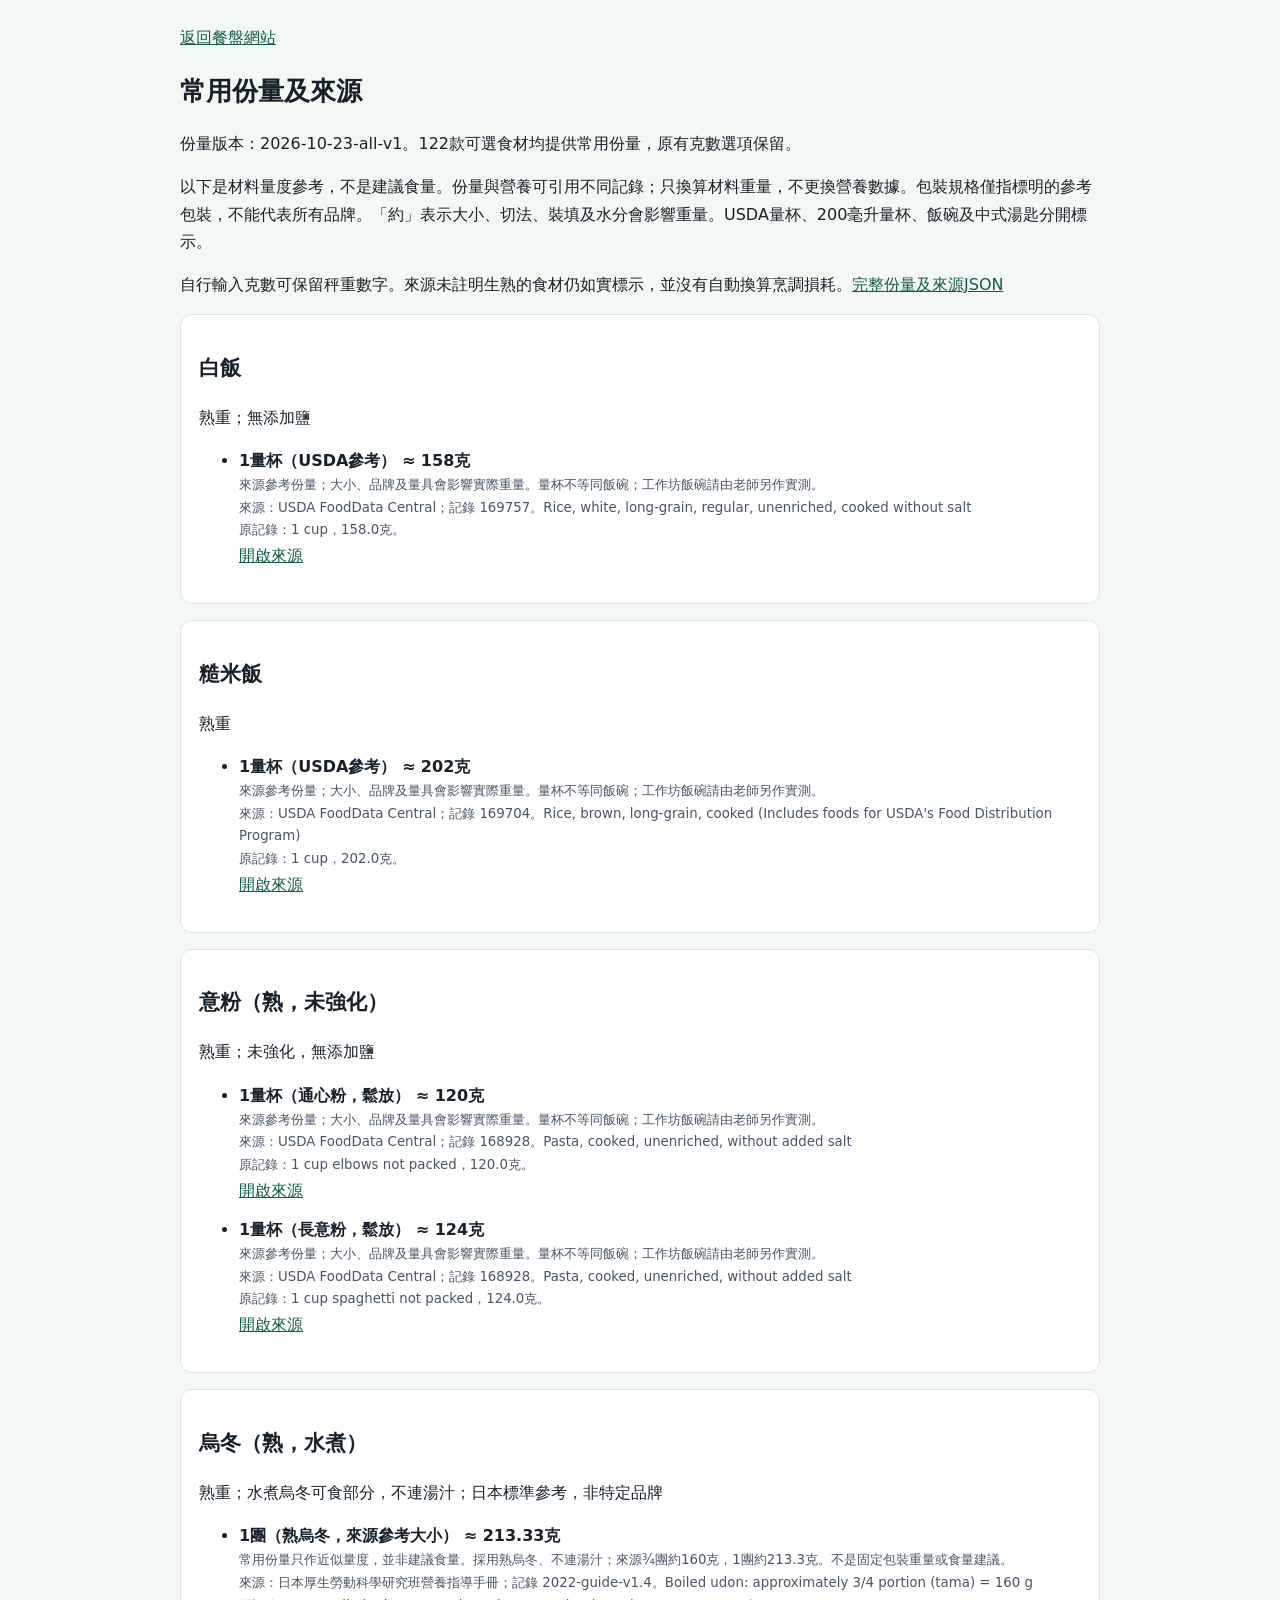
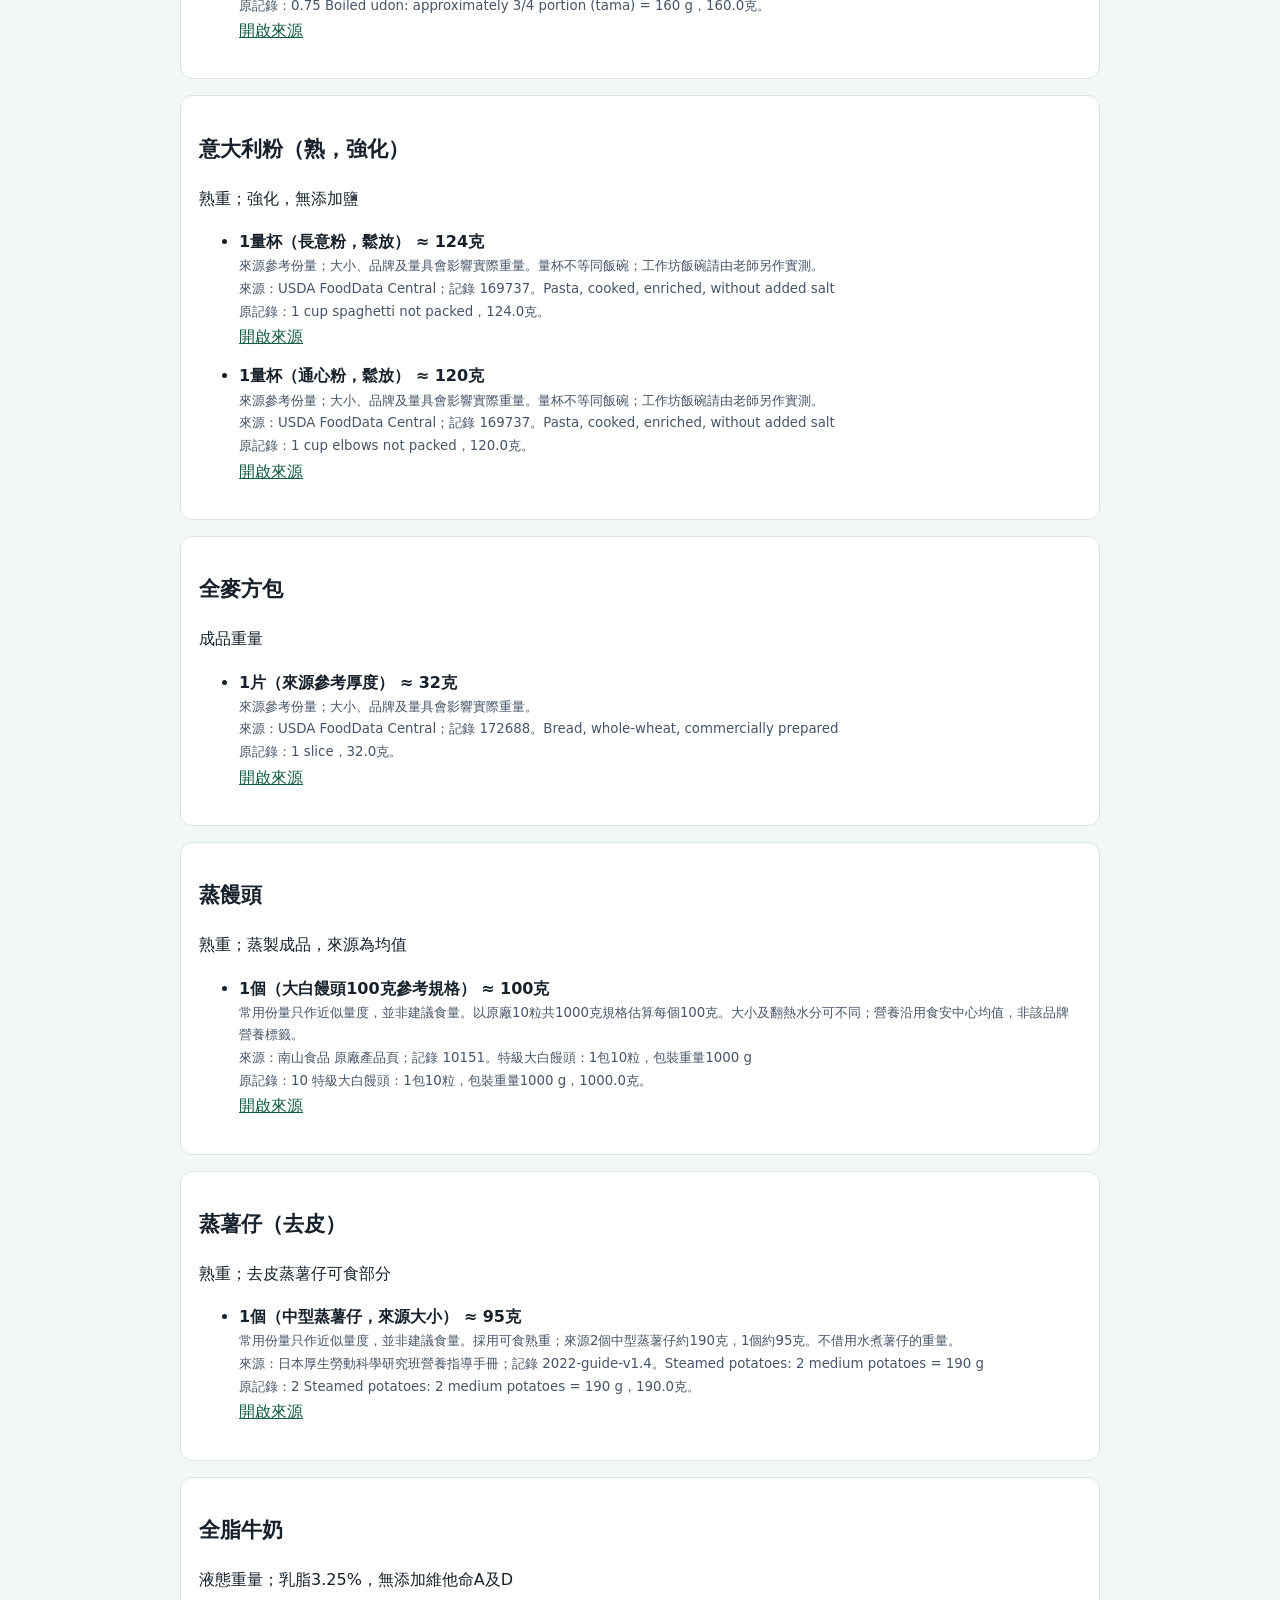
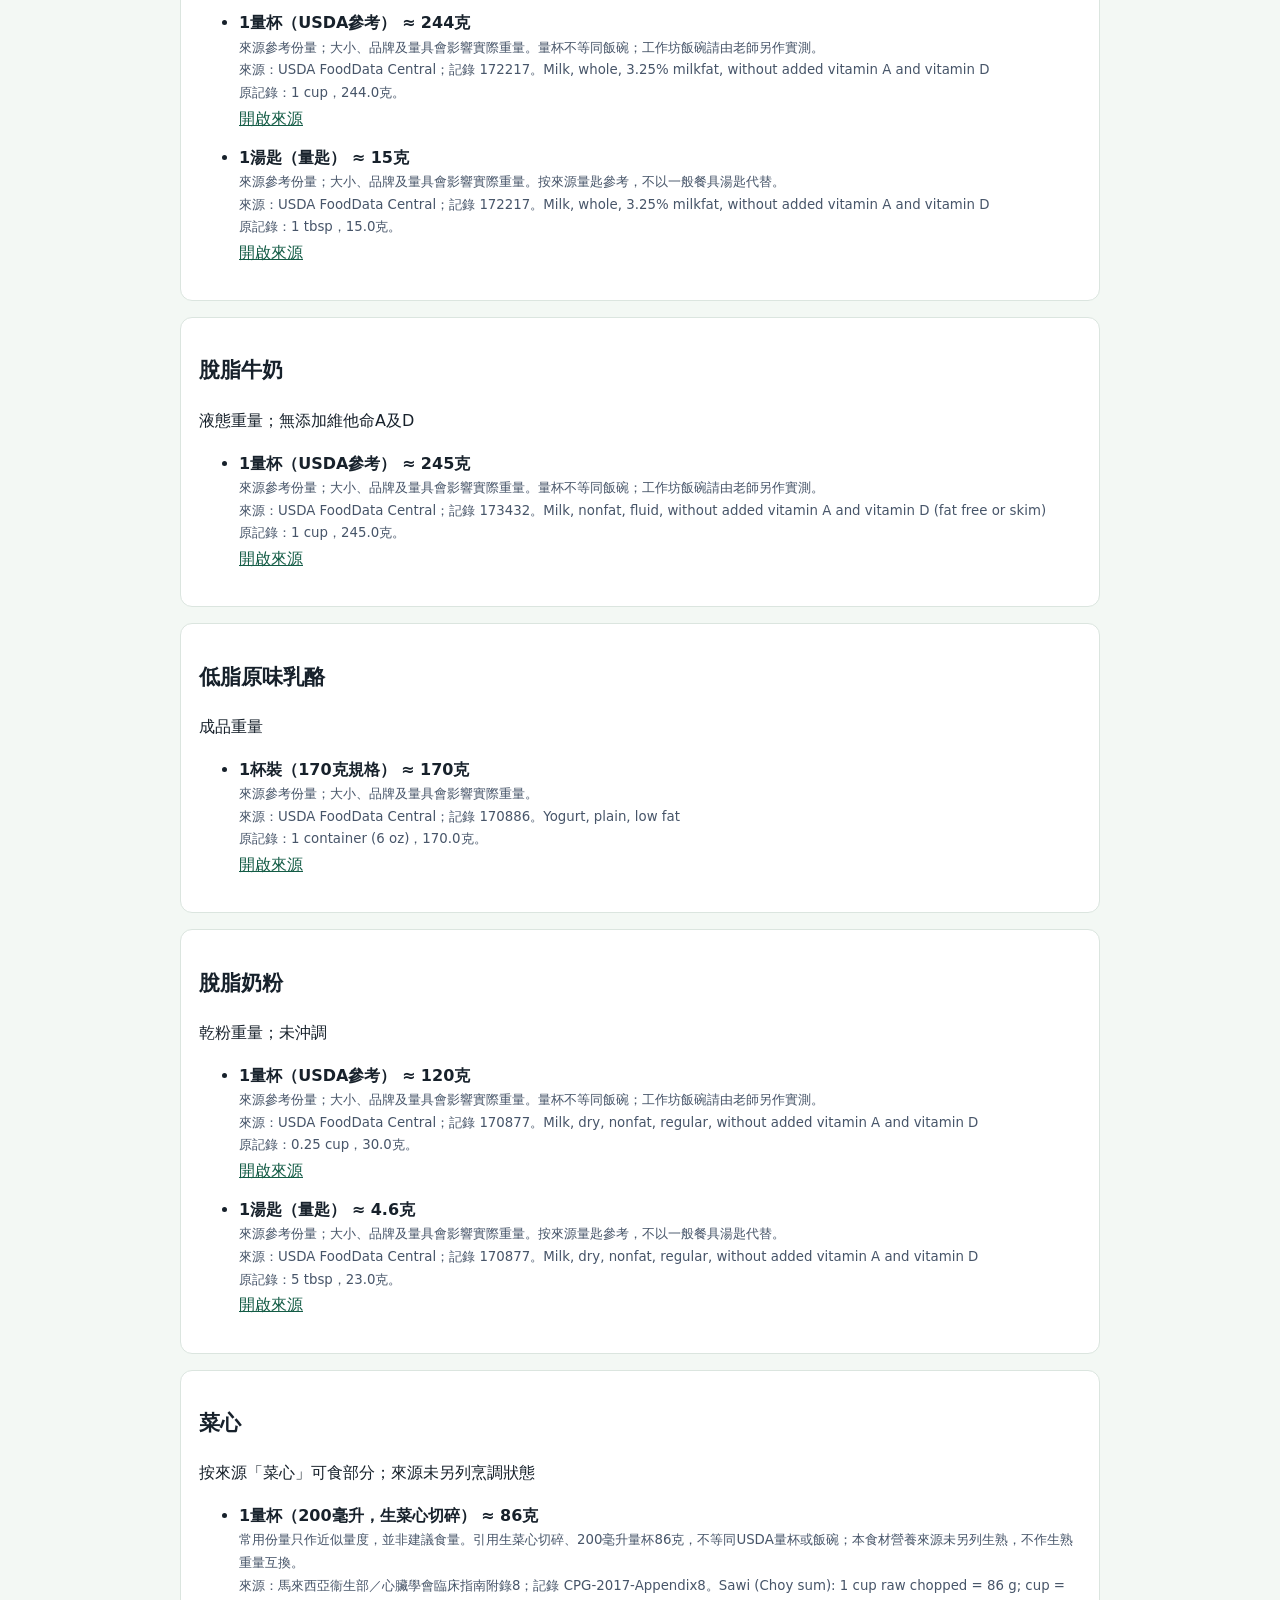
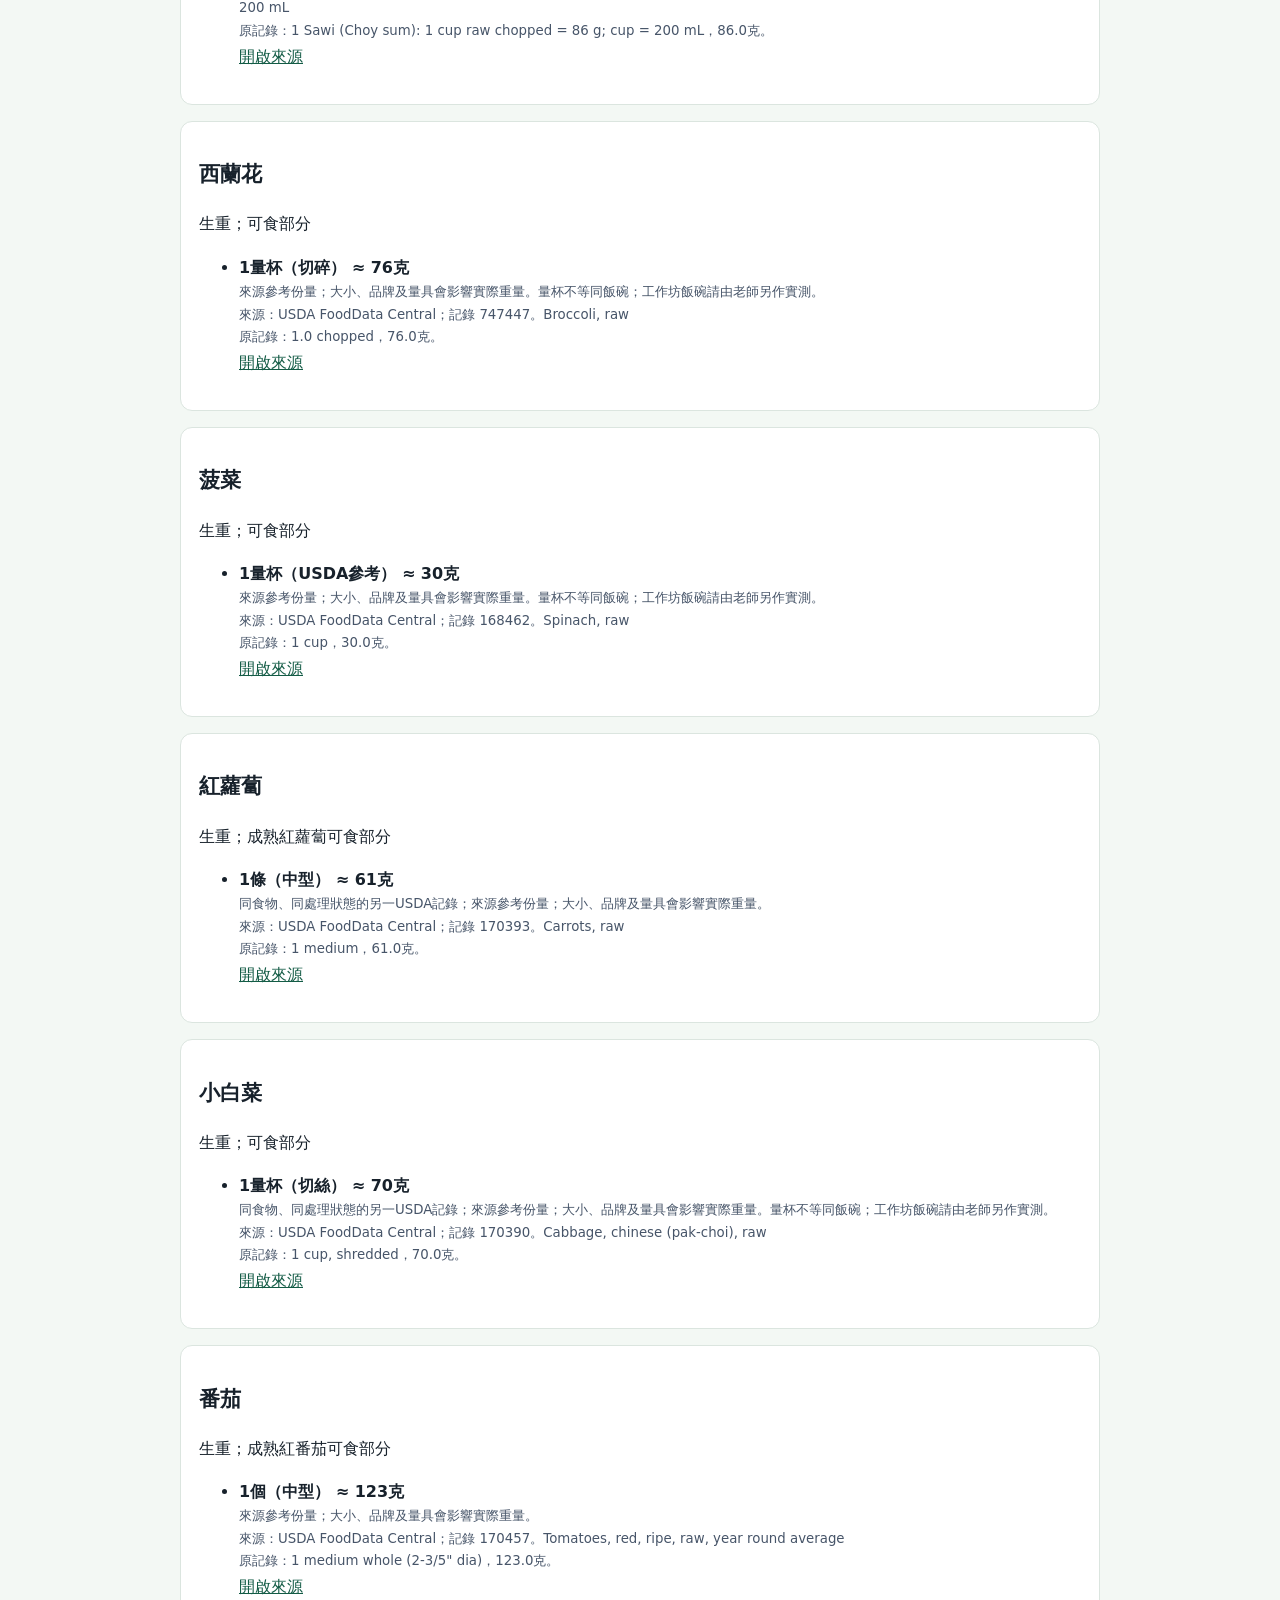
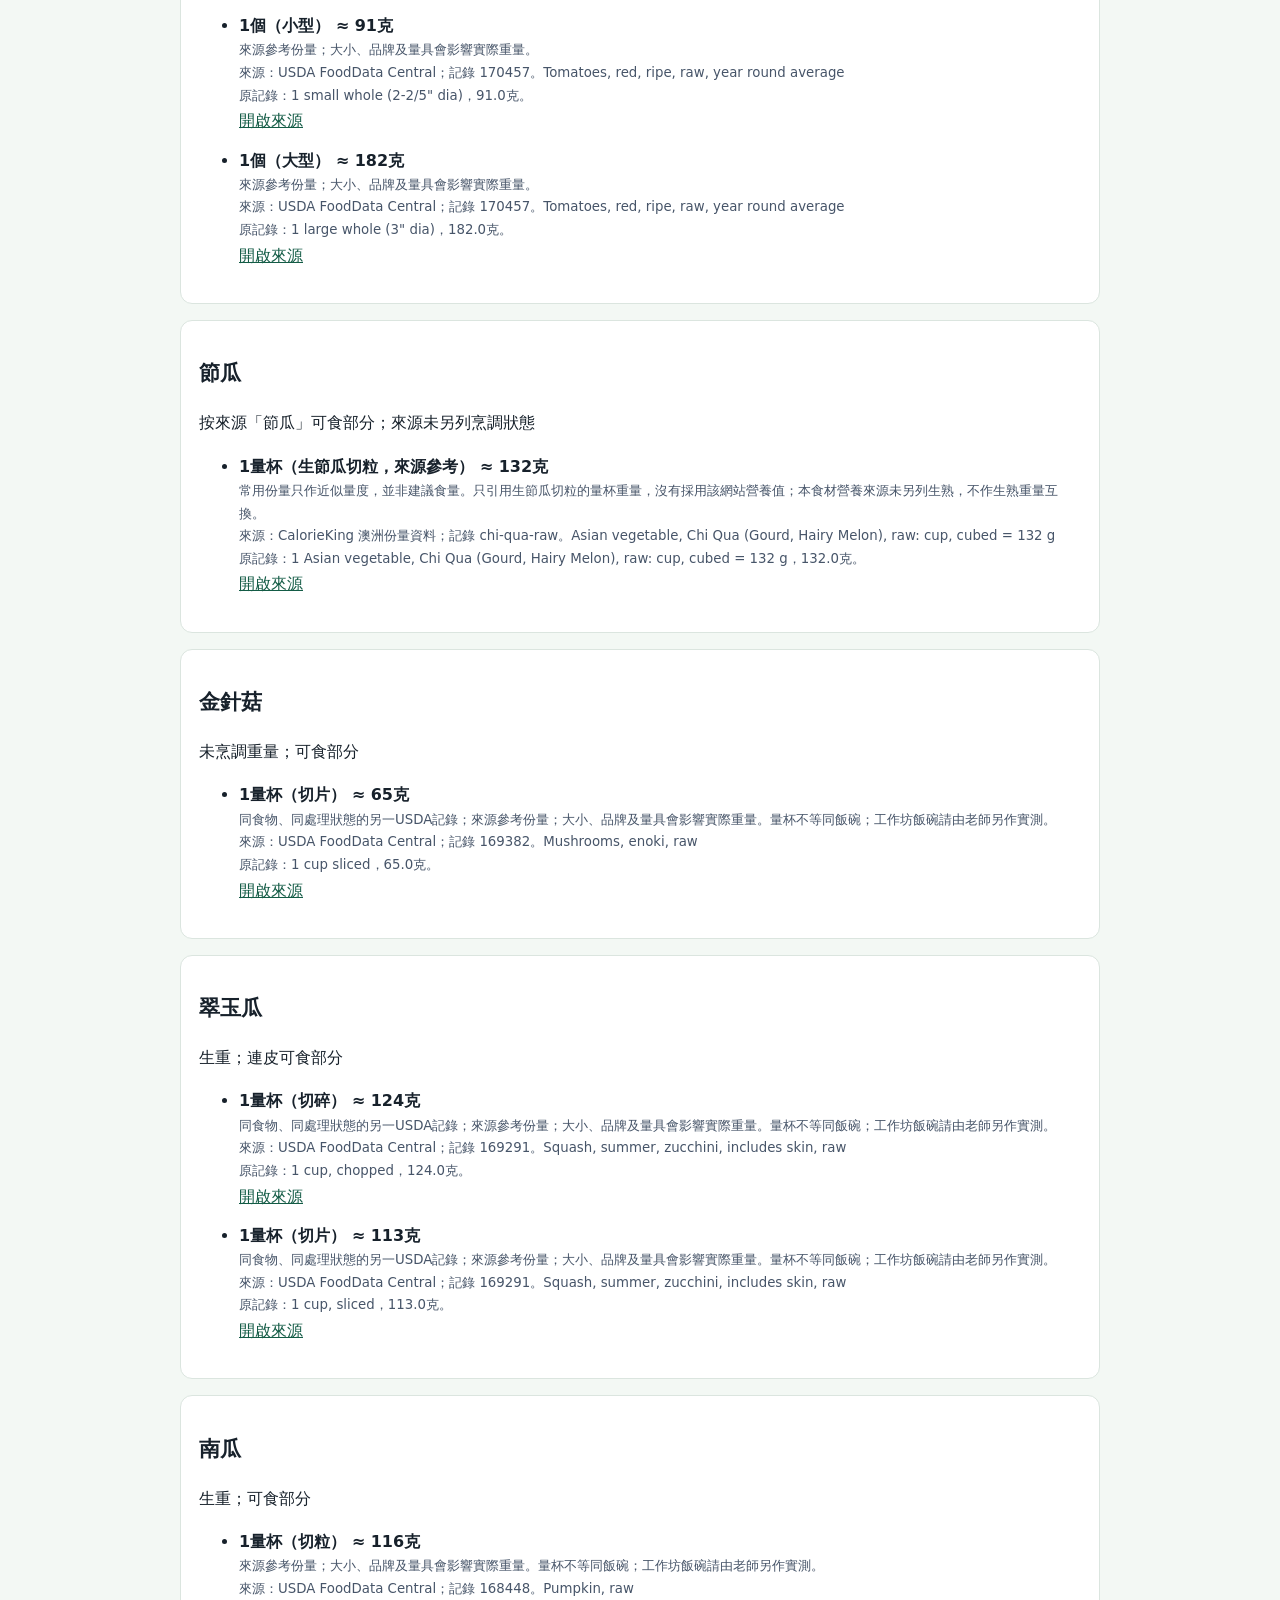
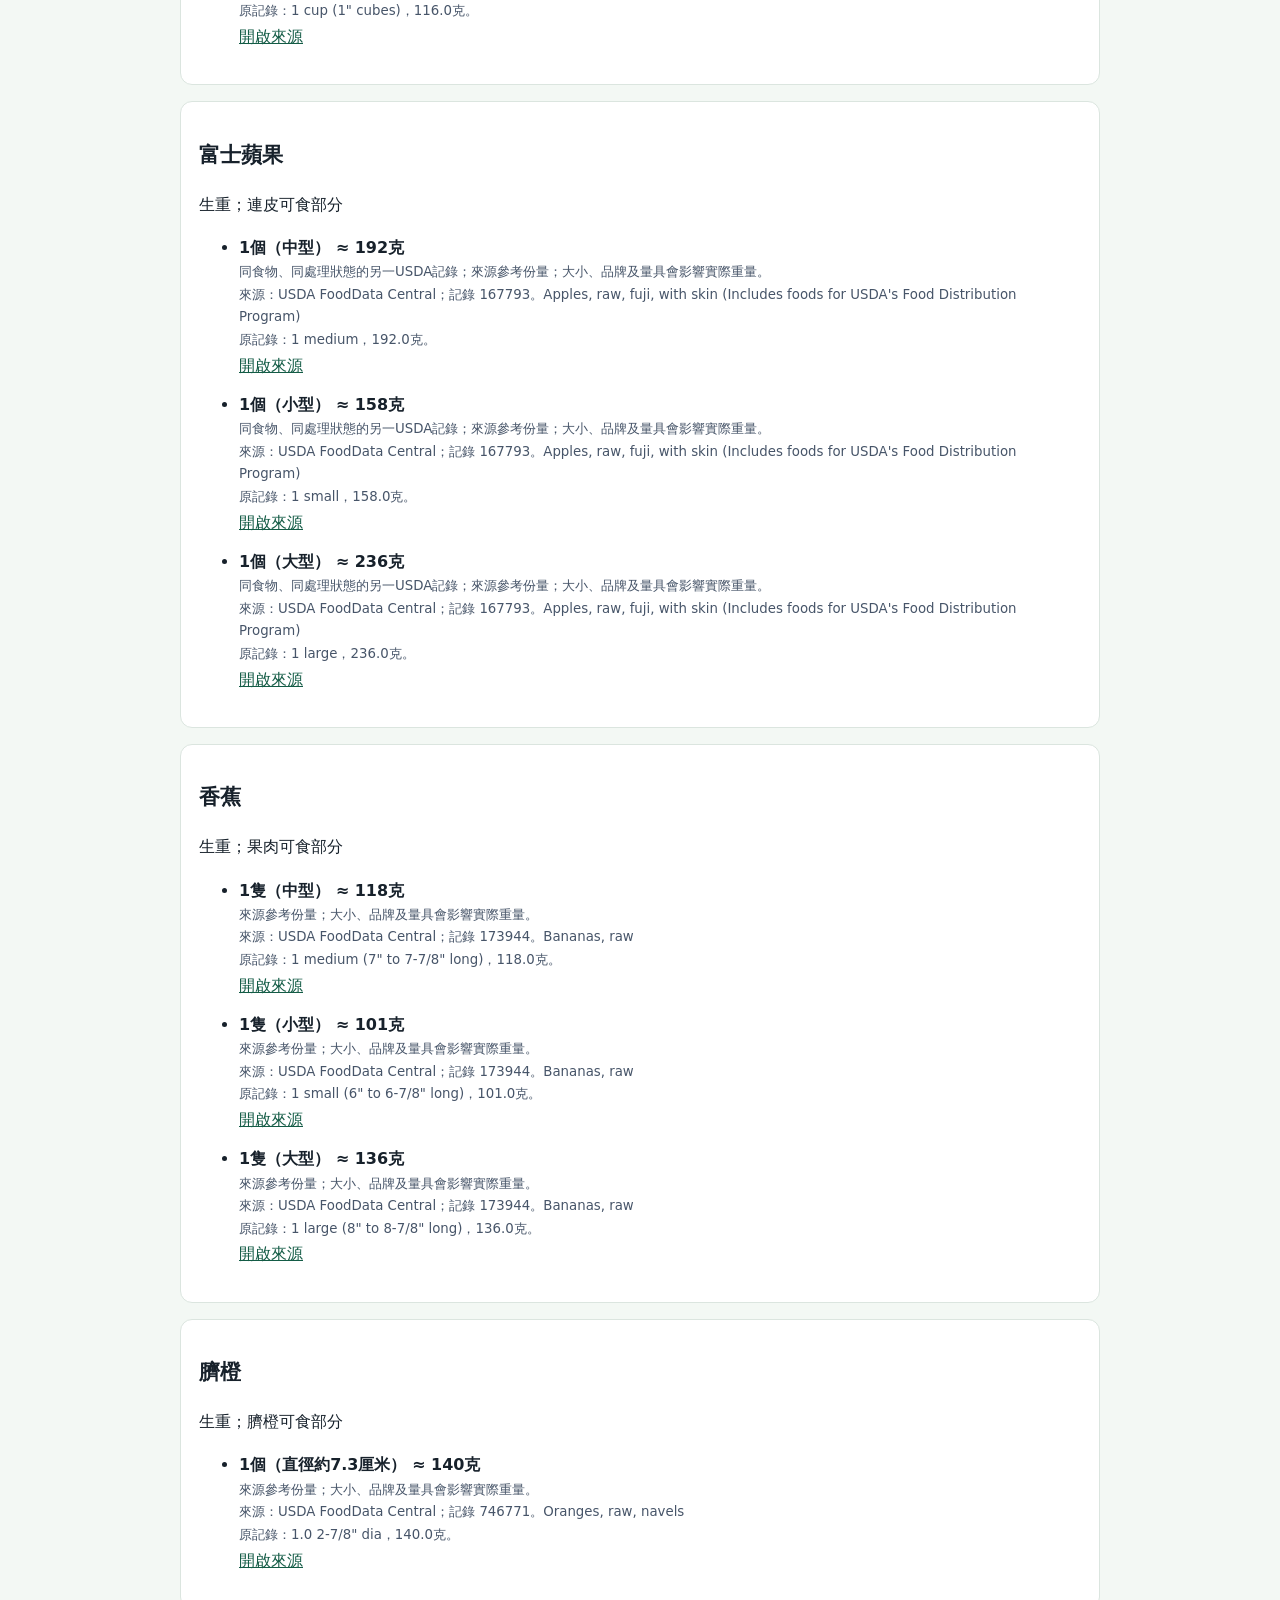
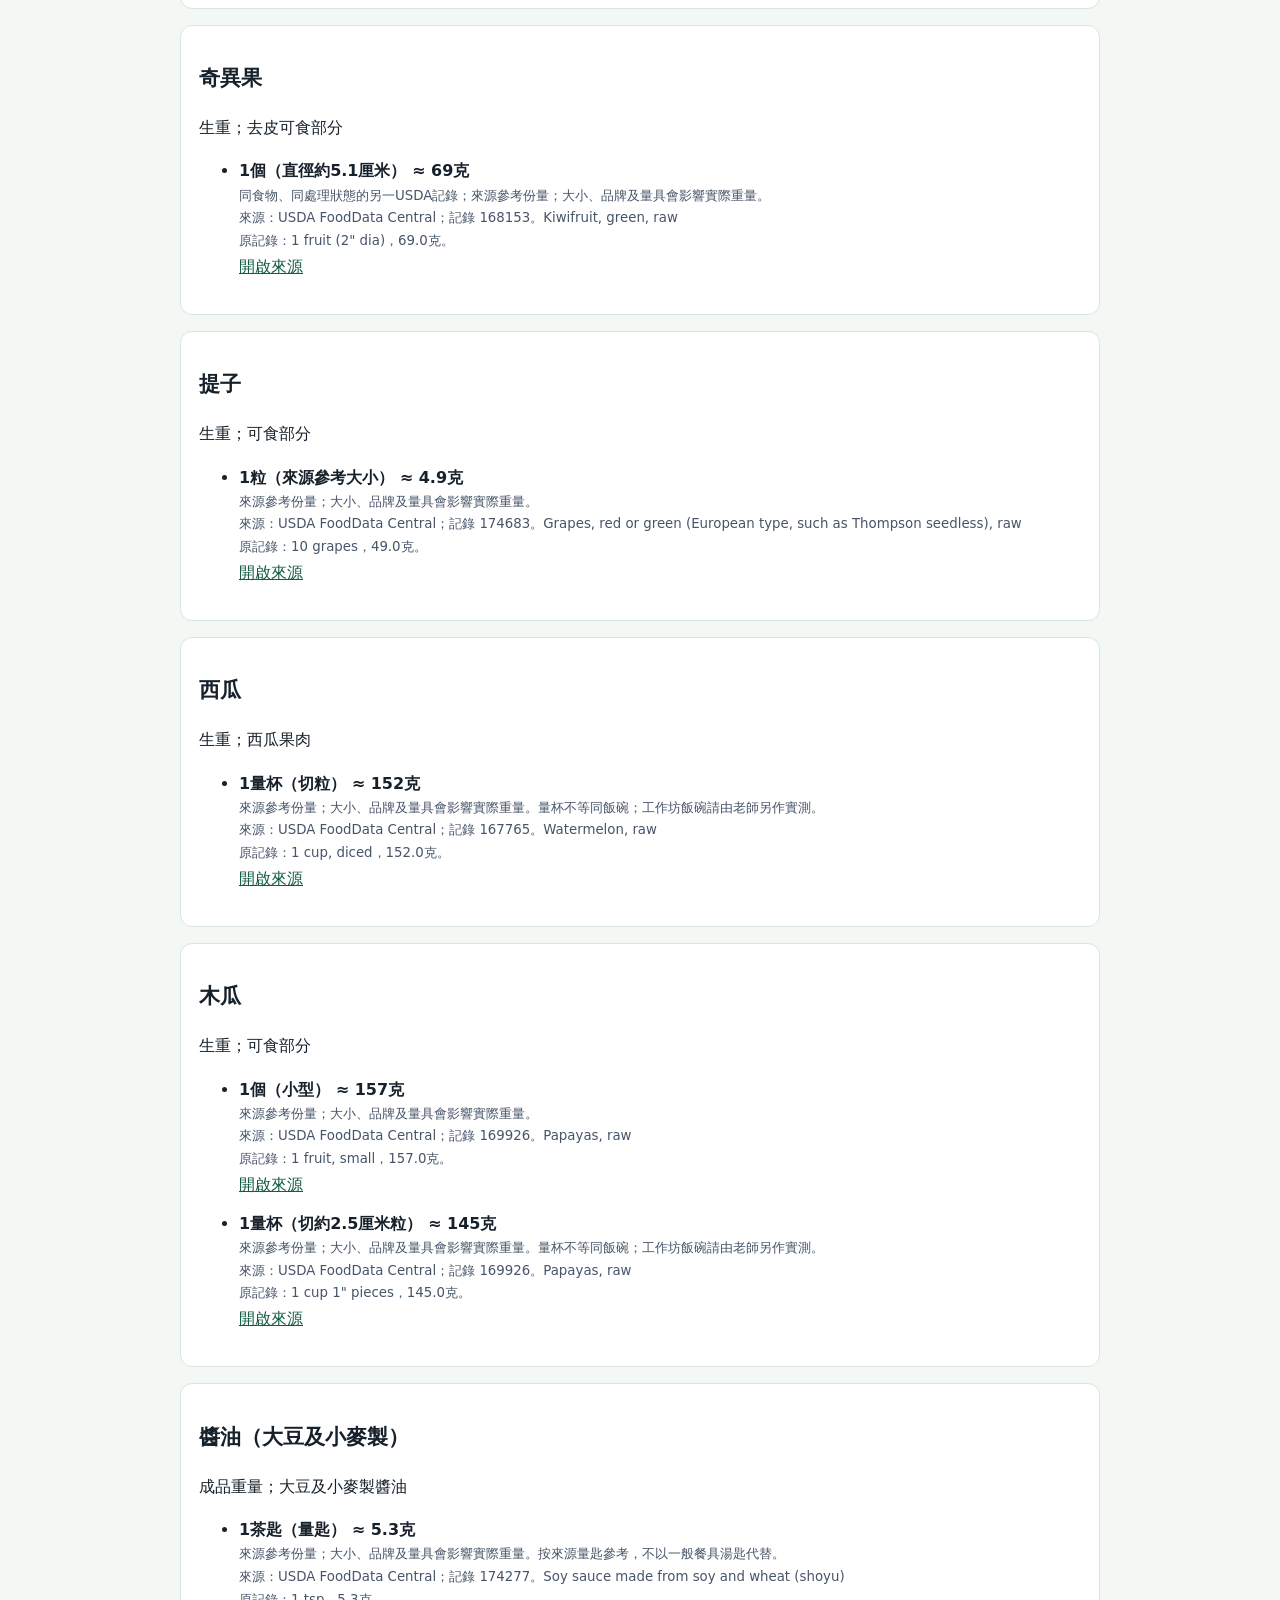
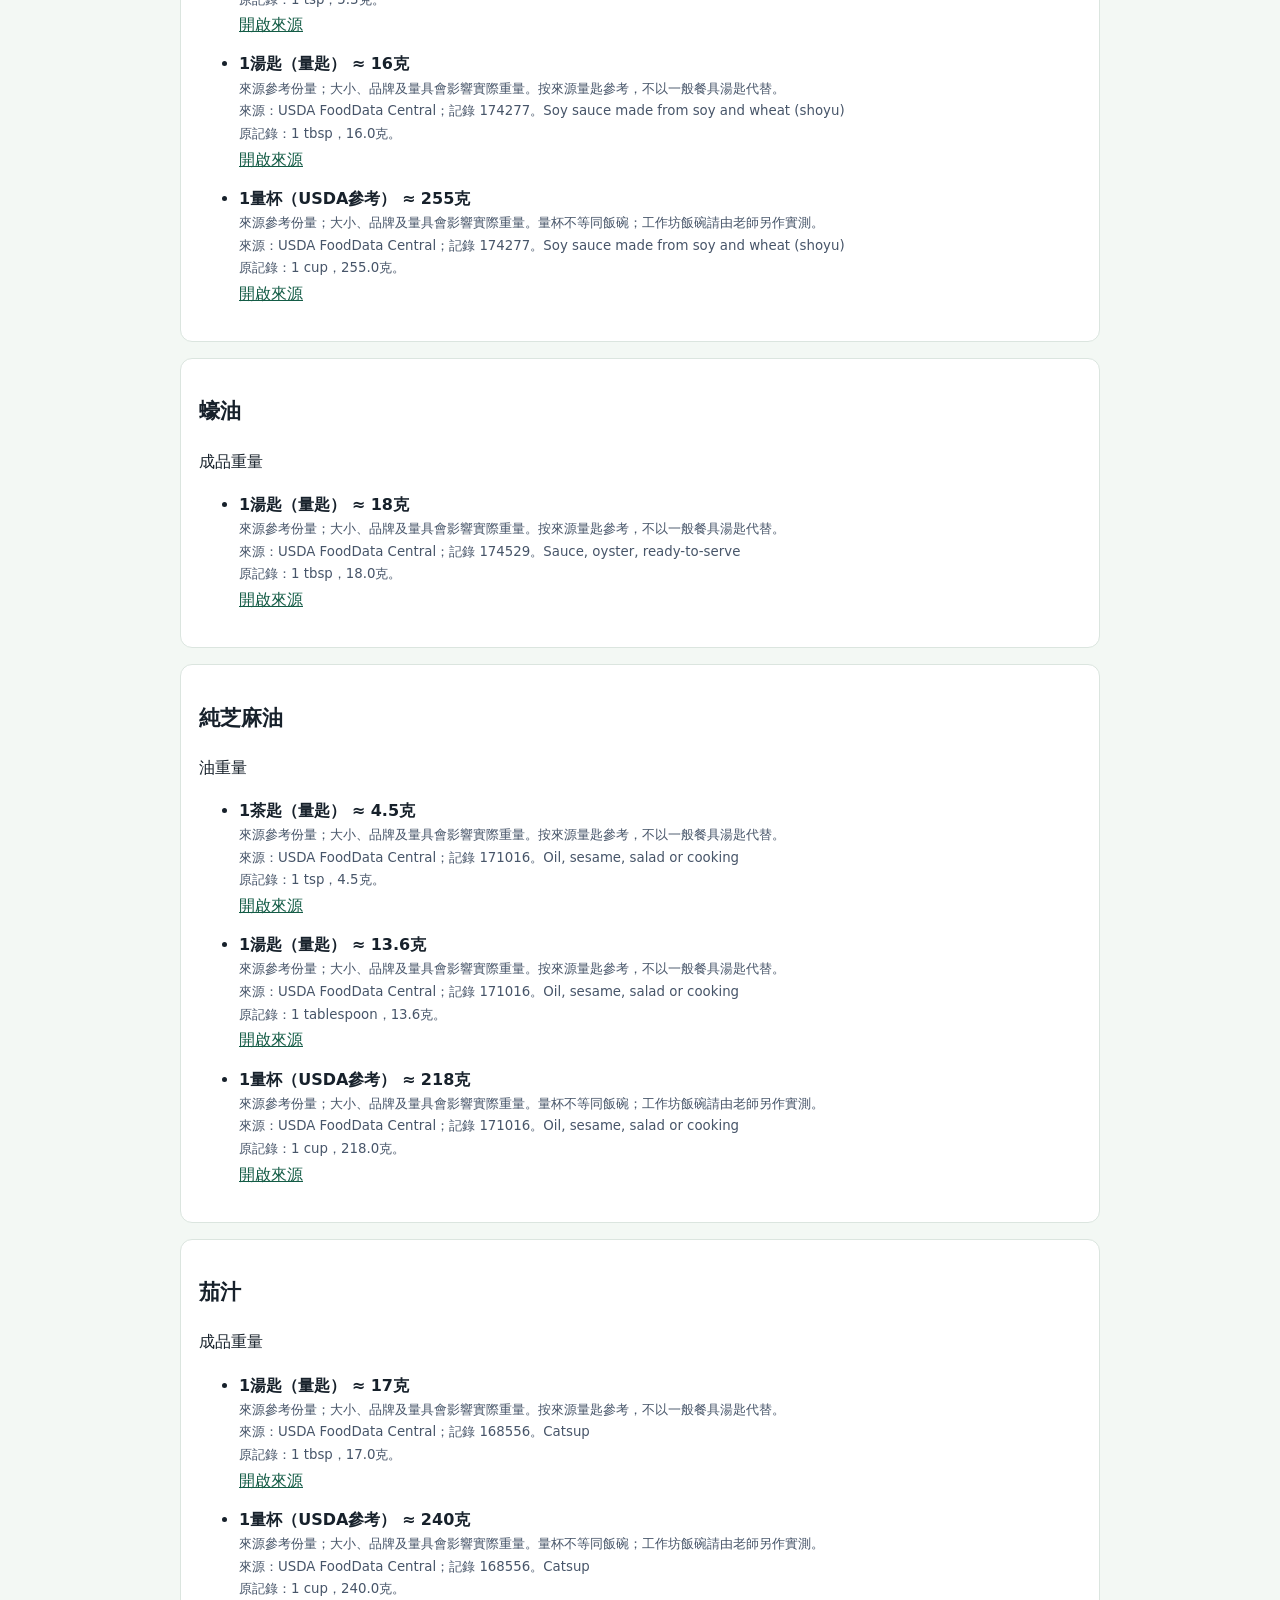
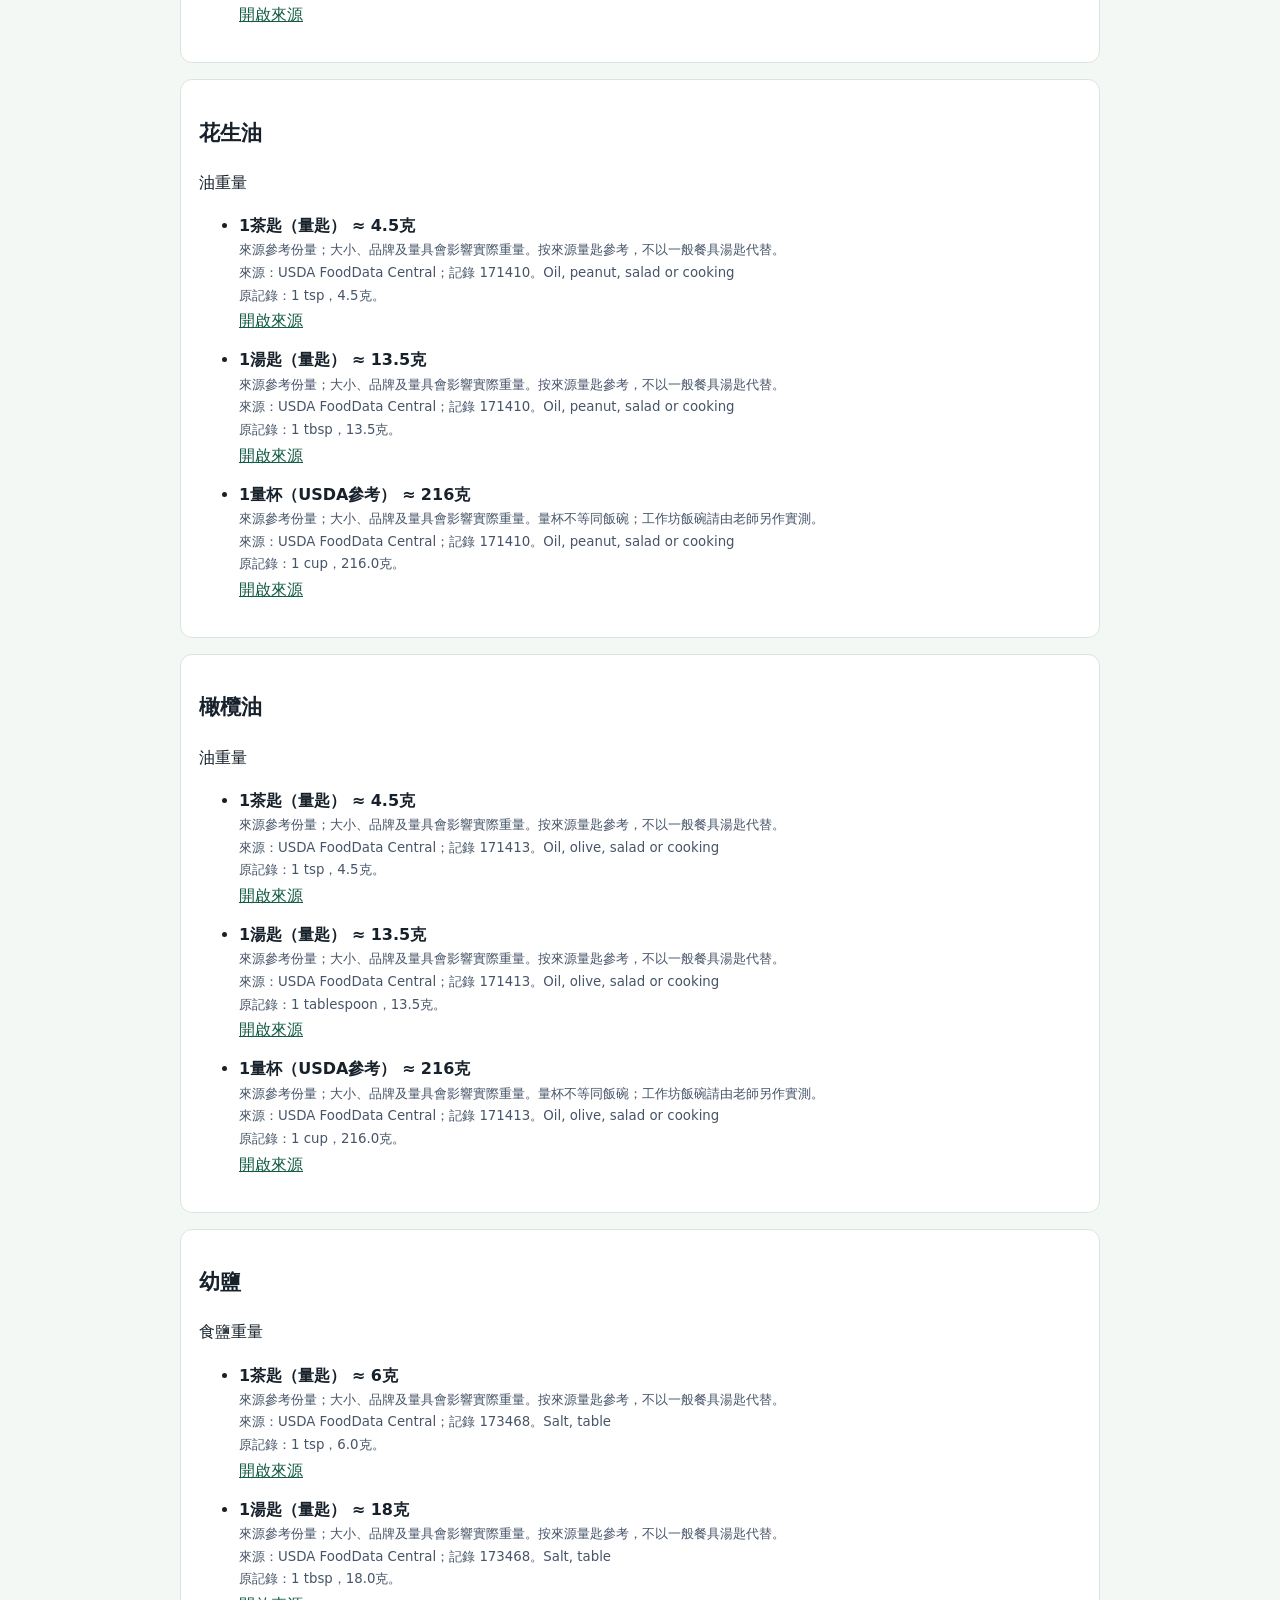
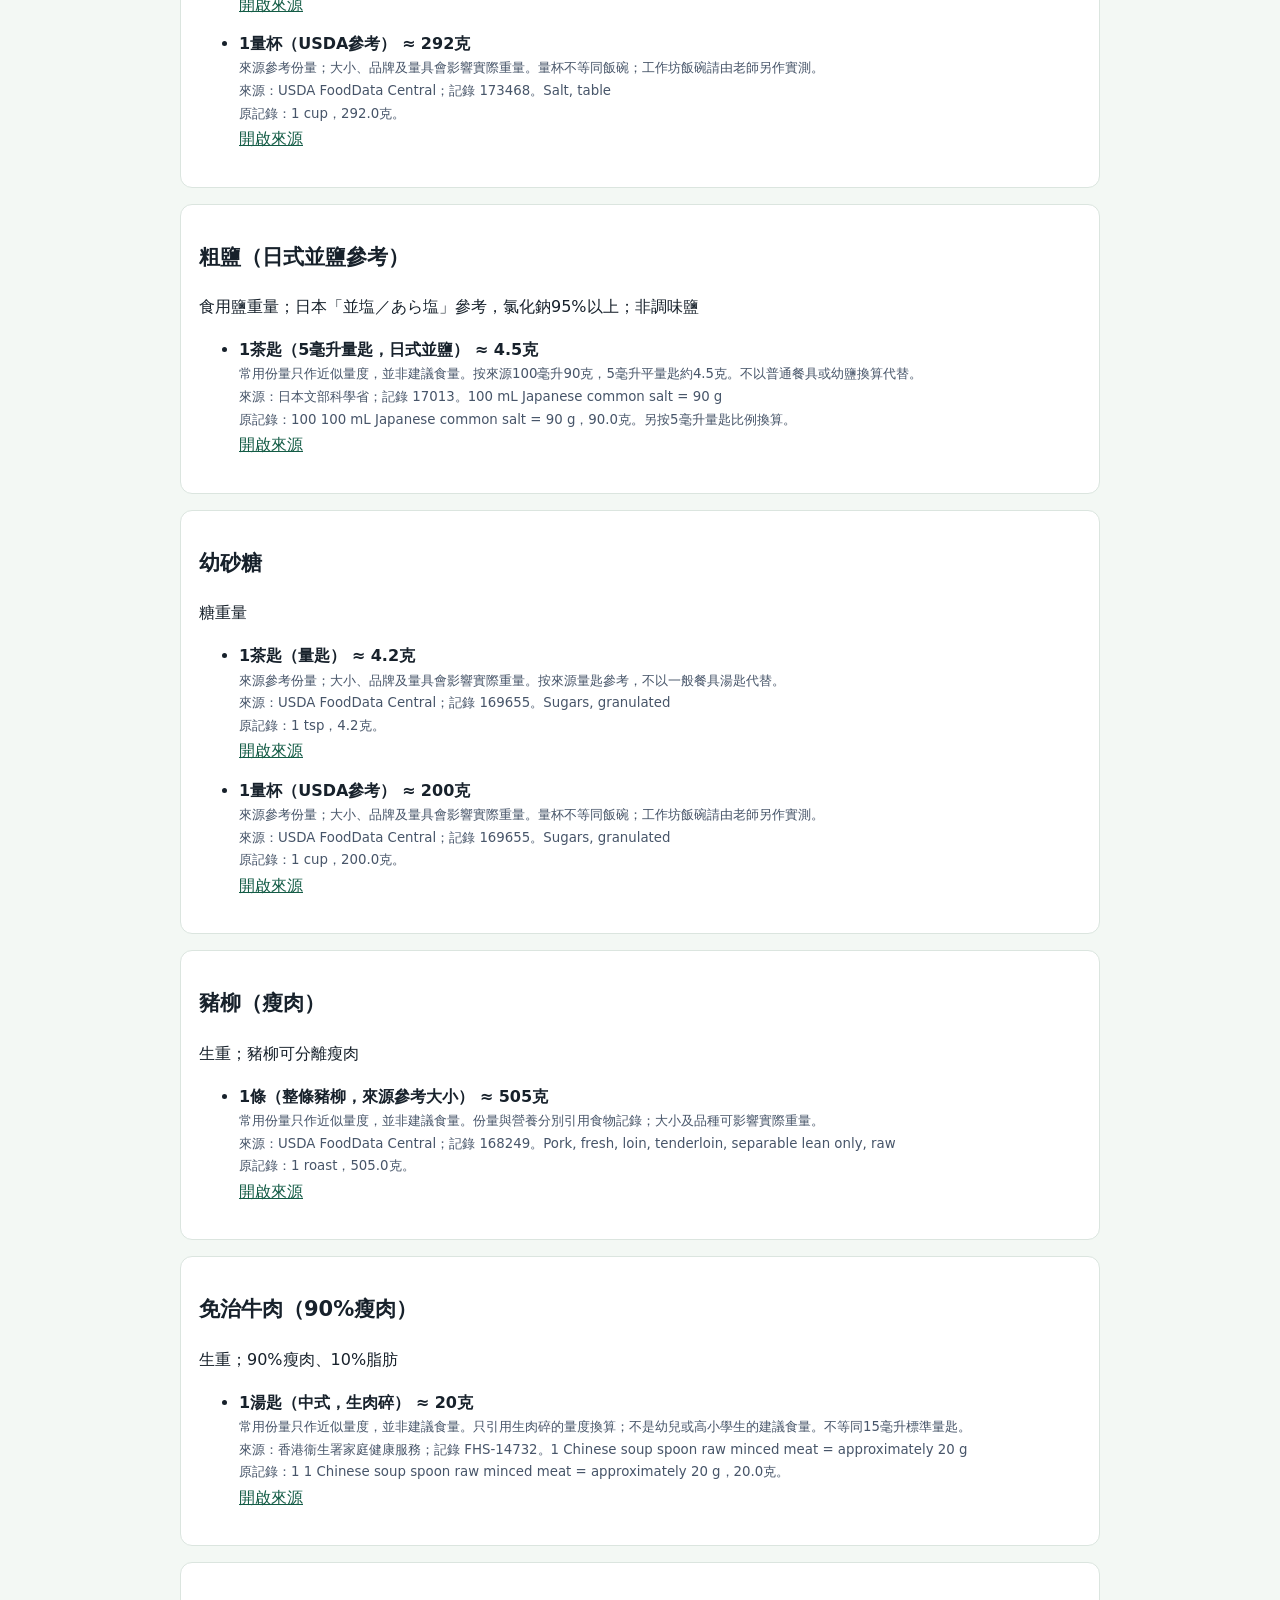
<file: portion-sources.html>
<!doctype html><html lang="zh-Hant"><meta charset="utf-8"><meta name="viewport" content="width=device-width,initial-scale=1"><title>常用份量及來源</title><style>body{font:16px/1.7 system-ui,sans-serif;color:#17212b;background:#f3f8f4;margin:0}main{max-width:920px;margin:auto;padding:24px 16px}article{padding:18px;background:white;border:1px solid #dbe5df;border-radius:12px;margin:16px 0;scroll-margin-top:12px}h1{font-size:26px}h2{font-size:21px}a{color:#145c46;overflow-wrap:anywhere}li{margin:12px 0}small{display:block;color:#475569}article:target{border:2px solid #239368}</style><main><a href="../index.html">返回餐盤網站</a><h1>常用份量及來源</h1><p>份量版本：2026-10-23-all-v1。122款可選食材均提供常用份量，原有克數選項保留。</p><p>以下是材料量度參考，不是建議食量。份量與營養可引用不同記錄；只換算材料重量，不更換營養數據。包裝規格僅指標明的參考包裝，不能代表所有品牌。「約」表示大小、切法、裝填及水分會影響重量。USDA量杯、200毫升量杯、飯碗及中式湯匙分開標示。</p><p>自行輸入克數可保留秤重數字。來源未註明生熟的食材仍如實標示，並沒有自動換算烹調損耗。<a href="portion-guides.json">完整份量及來源JSON</a></p>
<article id="carb_001"><h2>白飯</h2><p>熟重；無添加鹽</p><ul>
<li><strong>1量杯（USDA參考） ≈ 158克</strong><small>來源參考份量；大小、品牌及量具會影響實際重量。量杯不等同飯碗；工作坊飯碗請由老師另作實測。</small><small>來源：USDA FoodData Central；記錄 169757。Rice, white, long-grain, regular, unenriched, cooked without salt</small><small>原記錄：1 cup，158.0克。</small><a href="https://fdc.nal.usda.gov/download-datasets/" target="_blank" rel="noopener noreferrer">開啟來源</a></li>
</ul></article>
<article id="carb_002"><h2>糙米飯</h2><p>熟重</p><ul>
<li><strong>1量杯（USDA參考） ≈ 202克</strong><small>來源參考份量；大小、品牌及量具會影響實際重量。量杯不等同飯碗；工作坊飯碗請由老師另作實測。</small><small>來源：USDA FoodData Central；記錄 169704。Rice, brown, long-grain, cooked (Includes foods for USDA&#x27;s Food Distribution Program)</small><small>原記錄：1 cup，202.0克。</small><a href="https://fdc.nal.usda.gov/download-datasets/" target="_blank" rel="noopener noreferrer">開啟來源</a></li>
</ul></article>
<article id="carb_003"><h2>意粉（熟，未強化）</h2><p>熟重；未強化，無添加鹽</p><ul>
<li><strong>1量杯（通心粉，鬆放） ≈ 120克</strong><small>來源參考份量；大小、品牌及量具會影響實際重量。量杯不等同飯碗；工作坊飯碗請由老師另作實測。</small><small>來源：USDA FoodData Central；記錄 168928。Pasta, cooked, unenriched, without added salt</small><small>原記錄：1 cup elbows not packed，120.0克。</small><a href="https://fdc.nal.usda.gov/download-datasets/" target="_blank" rel="noopener noreferrer">開啟來源</a></li>
<li><strong>1量杯（長意粉，鬆放） ≈ 124克</strong><small>來源參考份量；大小、品牌及量具會影響實際重量。量杯不等同飯碗；工作坊飯碗請由老師另作實測。</small><small>來源：USDA FoodData Central；記錄 168928。Pasta, cooked, unenriched, without added salt</small><small>原記錄：1 cup spaghetti not packed，124.0克。</small><a href="https://fdc.nal.usda.gov/download-datasets/" target="_blank" rel="noopener noreferrer">開啟來源</a></li>
</ul></article>
<article id="carb_004"><h2>烏冬（熟，水煮）</h2><p>熟重；水煮烏冬可食部分，不連湯汁；日本標準參考，非特定品牌</p><ul>
<li><strong>1團（熟烏冬，來源參考大小） ≈ 213.33克</strong><small>常用份量只作近似量度，並非建議食量。採用熟烏冬、不連湯汁；來源¾團約160克，1團約213.3克。不是固定包裝重量或食量建議。</small><small>來源：日本厚生勞動科學研究班營養指導手冊；記錄 2022-guide-v1.4。Boiled udon: approximately 3/4 portion (tama) = 160 g</small><small>原記錄：0.75 Boiled udon: approximately 3/4 portion (tama) = 160 g，160.0克。</small><a href="https://www.foodallergy.jp/wp-content/uploads/2026/04/nutritionalmanual2022-20260406.pdf" target="_blank" rel="noopener noreferrer">開啟來源</a></li>
</ul></article>
<article id="carb_005"><h2>意大利粉（熟，強化）</h2><p>熟重；強化，無添加鹽</p><ul>
<li><strong>1量杯（長意粉，鬆放） ≈ 124克</strong><small>來源參考份量；大小、品牌及量具會影響實際重量。量杯不等同飯碗；工作坊飯碗請由老師另作實測。</small><small>來源：USDA FoodData Central；記錄 169737。Pasta, cooked, enriched, without added salt</small><small>原記錄：1 cup spaghetti not packed，124.0克。</small><a href="https://fdc.nal.usda.gov/download-datasets/" target="_blank" rel="noopener noreferrer">開啟來源</a></li>
<li><strong>1量杯（通心粉，鬆放） ≈ 120克</strong><small>來源參考份量；大小、品牌及量具會影響實際重量。量杯不等同飯碗；工作坊飯碗請由老師另作實測。</small><small>來源：USDA FoodData Central；記錄 169737。Pasta, cooked, enriched, without added salt</small><small>原記錄：1 cup elbows not packed，120.0克。</small><a href="https://fdc.nal.usda.gov/download-datasets/" target="_blank" rel="noopener noreferrer">開啟來源</a></li>
</ul></article>
<article id="carb_006"><h2>全麥方包</h2><p>成品重量</p><ul>
<li><strong>1片（來源參考厚度） ≈ 32克</strong><small>來源參考份量；大小、品牌及量具會影響實際重量。</small><small>來源：USDA FoodData Central；記錄 172688。Bread, whole-wheat, commercially prepared</small><small>原記錄：1 slice，32.0克。</small><a href="https://fdc.nal.usda.gov/download-datasets/" target="_blank" rel="noopener noreferrer">開啟來源</a></li>
</ul></article>
<article id="carb_007"><h2>蒸饅頭</h2><p>熟重；蒸製成品，來源為均值</p><ul>
<li><strong>1個（大白饅頭100克參考規格） ≈ 100克</strong><small>常用份量只作近似量度，並非建議食量。以原廠10粒共1000克規格估算每個100克。大小及翻熱水分可不同；營養沿用食安中心均值，非該品牌營養標籤。</small><small>來源：南山食品 原廠產品頁；記錄 10151。特級大白饅頭：1包10粒，包裝重量1000 g</small><small>原記錄：10 特級大白饅頭：1包10粒，包裝重量1000 g，1000.0克。</small><a href="https://nanshan-food.com.tw/products_view.asp?ID=360" target="_blank" rel="noopener noreferrer">開啟來源</a></li>
</ul></article>
<article id="carb_008"><h2>蒸薯仔（去皮）</h2><p>熟重；去皮蒸薯仔可食部分</p><ul>
<li><strong>1個（中型蒸薯仔，來源大小） ≈ 95克</strong><small>常用份量只作近似量度，並非建議食量。採用可食熟重；來源2個中型蒸薯仔約190克，1個約95克。不借用水煮薯仔的重量。</small><small>來源：日本厚生勞動科學研究班營養指導手冊；記錄 2022-guide-v1.4。Steamed potatoes: 2 medium potatoes = 190 g</small><small>原記錄：2 Steamed potatoes: 2 medium potatoes = 190 g，190.0克。</small><a href="https://www.foodallergy.jp/wp-content/uploads/2026/04/nutritionalmanual2022-20260406.pdf" target="_blank" rel="noopener noreferrer">開啟來源</a></li>
</ul></article>
<article id="dairy_001"><h2>全脂牛奶</h2><p>液態重量；乳脂3.25%，無添加維他命A及D</p><ul>
<li><strong>1量杯（USDA參考） ≈ 244克</strong><small>來源參考份量；大小、品牌及量具會影響實際重量。量杯不等同飯碗；工作坊飯碗請由老師另作實測。</small><small>來源：USDA FoodData Central；記錄 172217。Milk, whole, 3.25% milkfat, without added vitamin A and vitamin D</small><small>原記錄：1 cup，244.0克。</small><a href="https://fdc.nal.usda.gov/download-datasets/" target="_blank" rel="noopener noreferrer">開啟來源</a></li>
<li><strong>1湯匙（量匙） ≈ 15克</strong><small>來源參考份量；大小、品牌及量具會影響實際重量。按來源量匙參考，不以一般餐具湯匙代替。</small><small>來源：USDA FoodData Central；記錄 172217。Milk, whole, 3.25% milkfat, without added vitamin A and vitamin D</small><small>原記錄：1 tbsp，15.0克。</small><a href="https://fdc.nal.usda.gov/download-datasets/" target="_blank" rel="noopener noreferrer">開啟來源</a></li>
</ul></article>
<article id="dairy_002"><h2>脫脂牛奶</h2><p>液態重量；無添加維他命A及D</p><ul>
<li><strong>1量杯（USDA參考） ≈ 245克</strong><small>來源參考份量；大小、品牌及量具會影響實際重量。量杯不等同飯碗；工作坊飯碗請由老師另作實測。</small><small>來源：USDA FoodData Central；記錄 173432。Milk, nonfat, fluid, without added vitamin A and vitamin D (fat free or skim)</small><small>原記錄：1 cup，245.0克。</small><a href="https://fdc.nal.usda.gov/download-datasets/" target="_blank" rel="noopener noreferrer">開啟來源</a></li>
</ul></article>
<article id="dairy_003"><h2>低脂原味乳酪</h2><p>成品重量</p><ul>
<li><strong>1杯裝（170克規格） ≈ 170克</strong><small>來源參考份量；大小、品牌及量具會影響實際重量。</small><small>來源：USDA FoodData Central；記錄 170886。Yogurt, plain, low fat</small><small>原記錄：1 container (6 oz)，170.0克。</small><a href="https://fdc.nal.usda.gov/download-datasets/" target="_blank" rel="noopener noreferrer">開啟來源</a></li>
</ul></article>
<article id="dairy_005"><h2>脫脂奶粉</h2><p>乾粉重量；未沖調</p><ul>
<li><strong>1量杯（USDA參考） ≈ 120克</strong><small>來源參考份量；大小、品牌及量具會影響實際重量。量杯不等同飯碗；工作坊飯碗請由老師另作實測。</small><small>來源：USDA FoodData Central；記錄 170877。Milk, dry, nonfat, regular, without added vitamin A and vitamin D</small><small>原記錄：0.25 cup，30.0克。</small><a href="https://fdc.nal.usda.gov/download-datasets/" target="_blank" rel="noopener noreferrer">開啟來源</a></li>
<li><strong>1湯匙（量匙） ≈ 4.6克</strong><small>來源參考份量；大小、品牌及量具會影響實際重量。按來源量匙參考，不以一般餐具湯匙代替。</small><small>來源：USDA FoodData Central；記錄 170877。Milk, dry, nonfat, regular, without added vitamin A and vitamin D</small><small>原記錄：5 tbsp，23.0克。</small><a href="https://fdc.nal.usda.gov/download-datasets/" target="_blank" rel="noopener noreferrer">開啟來源</a></li>
</ul></article>
<article id="veg_001"><h2>菜心</h2><p>按來源「菜心」可食部分；來源未另列烹調狀態</p><ul>
<li><strong>1量杯（200毫升，生菜心切碎） ≈ 86克</strong><small>常用份量只作近似量度，並非建議食量。引用生菜心切碎、200毫升量杯86克，不等同USDA量杯或飯碗；本食材營養來源未另列生熟，不作生熟重量互換。</small><small>來源：馬來西亞衞生部／心臟學會臨床指南附錄8；記錄 CPG-2017-Appendix8。Sawi (Choy sum): 1 cup raw chopped = 86 g; cup = 200 mL</small><small>原記錄：1 Sawi (Choy sum): 1 cup raw chopped = 86 g; cup = 200 mL，86.0克。</small><a href="https://www2.moh.gov.my/images/04-penerbitan/penerbitan-klinikal/panduan-amalan-klinikal/ABC_NHAM_CPG_PrevCVD_CvrBckPg_170707_Outline.pdf" target="_blank" rel="noopener noreferrer">開啟來源</a></li>
</ul></article>
<article id="veg_002"><h2>西蘭花</h2><p>生重；可食部分</p><ul>
<li><strong>1量杯（切碎） ≈ 76克</strong><small>來源參考份量；大小、品牌及量具會影響實際重量。量杯不等同飯碗；工作坊飯碗請由老師另作實測。</small><small>來源：USDA FoodData Central；記錄 747447。Broccoli, raw</small><small>原記錄：1.0 chopped，76.0克。</small><a href="https://fdc.nal.usda.gov/download-datasets/" target="_blank" rel="noopener noreferrer">開啟來源</a></li>
</ul></article>
<article id="veg_003"><h2>菠菜</h2><p>生重；可食部分</p><ul>
<li><strong>1量杯（USDA參考） ≈ 30克</strong><small>來源參考份量；大小、品牌及量具會影響實際重量。量杯不等同飯碗；工作坊飯碗請由老師另作實測。</small><small>來源：USDA FoodData Central；記錄 168462。Spinach, raw</small><small>原記錄：1 cup，30.0克。</small><a href="https://fdc.nal.usda.gov/download-datasets/" target="_blank" rel="noopener noreferrer">開啟來源</a></li>
</ul></article>
<article id="veg_004"><h2>紅蘿蔔</h2><p>生重；成熟紅蘿蔔可食部分</p><ul>
<li><strong>1條（中型） ≈ 61克</strong><small>同食物、同處理狀態的另一USDA記錄；來源參考份量；大小、品牌及量具會影響實際重量。</small><small>來源：USDA FoodData Central；記錄 170393。Carrots, raw</small><small>原記錄：1 medium，61.0克。</small><a href="https://fdc.nal.usda.gov/download-datasets/" target="_blank" rel="noopener noreferrer">開啟來源</a></li>
</ul></article>
<article id="veg_005"><h2>小白菜</h2><p>生重；可食部分</p><ul>
<li><strong>1量杯（切絲） ≈ 70克</strong><small>同食物、同處理狀態的另一USDA記錄；來源參考份量；大小、品牌及量具會影響實際重量。量杯不等同飯碗；工作坊飯碗請由老師另作實測。</small><small>來源：USDA FoodData Central；記錄 170390。Cabbage, chinese (pak-choi), raw</small><small>原記錄：1 cup, shredded，70.0克。</small><a href="https://fdc.nal.usda.gov/download-datasets/" target="_blank" rel="noopener noreferrer">開啟來源</a></li>
</ul></article>
<article id="veg_006"><h2>番茄</h2><p>生重；成熟紅番茄可食部分</p><ul>
<li><strong>1個（中型） ≈ 123克</strong><small>來源參考份量；大小、品牌及量具會影響實際重量。</small><small>來源：USDA FoodData Central；記錄 170457。Tomatoes, red, ripe, raw, year round average</small><small>原記錄：1 medium whole (2-3/5&quot; dia)，123.0克。</small><a href="https://fdc.nal.usda.gov/download-datasets/" target="_blank" rel="noopener noreferrer">開啟來源</a></li>
<li><strong>1個（小型） ≈ 91克</strong><small>來源參考份量；大小、品牌及量具會影響實際重量。</small><small>來源：USDA FoodData Central；記錄 170457。Tomatoes, red, ripe, raw, year round average</small><small>原記錄：1 small whole (2-2/5&quot; dia)，91.0克。</small><a href="https://fdc.nal.usda.gov/download-datasets/" target="_blank" rel="noopener noreferrer">開啟來源</a></li>
<li><strong>1個（大型） ≈ 182克</strong><small>來源參考份量；大小、品牌及量具會影響實際重量。</small><small>來源：USDA FoodData Central；記錄 170457。Tomatoes, red, ripe, raw, year round average</small><small>原記錄：1 large whole (3&quot; dia)，182.0克。</small><a href="https://fdc.nal.usda.gov/download-datasets/" target="_blank" rel="noopener noreferrer">開啟來源</a></li>
</ul></article>
<article id="veg_007"><h2>節瓜</h2><p>按來源「節瓜」可食部分；來源未另列烹調狀態</p><ul>
<li><strong>1量杯（生節瓜切粒，來源參考） ≈ 132克</strong><small>常用份量只作近似量度，並非建議食量。只引用生節瓜切粒的量杯重量，沒有採用該網站營養值；本食材營養來源未另列生熟，不作生熟重量互換。</small><small>來源：CalorieKing 澳洲份量資料；記錄 chi-qua-raw。Asian vegetable, Chi Qua (Gourd, Hairy Melon), raw: cup, cubed = 132 g</small><small>原記錄：1 Asian vegetable, Chi Qua (Gourd, Hairy Melon), raw: cup, cubed = 132 g，132.0克。</small><a href="https://www.calorieking.com/au/en/foods/f/calories-in-vegetables-fresh-asian-vegetable-chi-qua-gourd-hairy-melon-raw/vxXUVIeYTaiHfTwP0gfx1Q" target="_blank" rel="noopener noreferrer">開啟來源</a></li>
</ul></article>
<article id="veg_008"><h2>金針菇</h2><p>未烹調重量；可食部分</p><ul>
<li><strong>1量杯（切片） ≈ 65克</strong><small>同食物、同處理狀態的另一USDA記錄；來源參考份量；大小、品牌及量具會影響實際重量。量杯不等同飯碗；工作坊飯碗請由老師另作實測。</small><small>來源：USDA FoodData Central；記錄 169382。Mushrooms, enoki, raw</small><small>原記錄：1 cup sliced，65.0克。</small><a href="https://fdc.nal.usda.gov/download-datasets/" target="_blank" rel="noopener noreferrer">開啟來源</a></li>
</ul></article>
<article id="veg_009"><h2>翠玉瓜</h2><p>生重；連皮可食部分</p><ul>
<li><strong>1量杯（切碎） ≈ 124克</strong><small>同食物、同處理狀態的另一USDA記錄；來源參考份量；大小、品牌及量具會影響實際重量。量杯不等同飯碗；工作坊飯碗請由老師另作實測。</small><small>來源：USDA FoodData Central；記錄 169291。Squash, summer, zucchini, includes skin, raw</small><small>原記錄：1 cup, chopped，124.0克。</small><a href="https://fdc.nal.usda.gov/download-datasets/" target="_blank" rel="noopener noreferrer">開啟來源</a></li>
<li><strong>1量杯（切片） ≈ 113克</strong><small>同食物、同處理狀態的另一USDA記錄；來源參考份量；大小、品牌及量具會影響實際重量。量杯不等同飯碗；工作坊飯碗請由老師另作實測。</small><small>來源：USDA FoodData Central；記錄 169291。Squash, summer, zucchini, includes skin, raw</small><small>原記錄：1 cup, sliced，113.0克。</small><a href="https://fdc.nal.usda.gov/download-datasets/" target="_blank" rel="noopener noreferrer">開啟來源</a></li>
</ul></article>
<article id="veg_010"><h2>南瓜</h2><p>生重；可食部分</p><ul>
<li><strong>1量杯（切粒） ≈ 116克</strong><small>來源參考份量；大小、品牌及量具會影響實際重量。量杯不等同飯碗；工作坊飯碗請由老師另作實測。</small><small>來源：USDA FoodData Central；記錄 168448。Pumpkin, raw</small><small>原記錄：1 cup (1&quot; cubes)，116.0克。</small><a href="https://fdc.nal.usda.gov/download-datasets/" target="_blank" rel="noopener noreferrer">開啟來源</a></li>
</ul></article>
<article id="fruit_001"><h2>富士蘋果</h2><p>生重；連皮可食部分</p><ul>
<li><strong>1個（中型） ≈ 192克</strong><small>同食物、同處理狀態的另一USDA記錄；來源參考份量；大小、品牌及量具會影響實際重量。</small><small>來源：USDA FoodData Central；記錄 167793。Apples, raw, fuji, with skin (Includes foods for USDA&#x27;s Food Distribution Program)</small><small>原記錄：1 medium，192.0克。</small><a href="https://fdc.nal.usda.gov/download-datasets/" target="_blank" rel="noopener noreferrer">開啟來源</a></li>
<li><strong>1個（小型） ≈ 158克</strong><small>同食物、同處理狀態的另一USDA記錄；來源參考份量；大小、品牌及量具會影響實際重量。</small><small>來源：USDA FoodData Central；記錄 167793。Apples, raw, fuji, with skin (Includes foods for USDA&#x27;s Food Distribution Program)</small><small>原記錄：1 small，158.0克。</small><a href="https://fdc.nal.usda.gov/download-datasets/" target="_blank" rel="noopener noreferrer">開啟來源</a></li>
<li><strong>1個（大型） ≈ 236克</strong><small>同食物、同處理狀態的另一USDA記錄；來源參考份量；大小、品牌及量具會影響實際重量。</small><small>來源：USDA FoodData Central；記錄 167793。Apples, raw, fuji, with skin (Includes foods for USDA&#x27;s Food Distribution Program)</small><small>原記錄：1 large，236.0克。</small><a href="https://fdc.nal.usda.gov/download-datasets/" target="_blank" rel="noopener noreferrer">開啟來源</a></li>
</ul></article>
<article id="fruit_002"><h2>香蕉</h2><p>生重；果肉可食部分</p><ul>
<li><strong>1隻（中型） ≈ 118克</strong><small>來源參考份量；大小、品牌及量具會影響實際重量。</small><small>來源：USDA FoodData Central；記錄 173944。Bananas, raw</small><small>原記錄：1 medium (7&quot; to 7-7/8&quot; long)，118.0克。</small><a href="https://fdc.nal.usda.gov/download-datasets/" target="_blank" rel="noopener noreferrer">開啟來源</a></li>
<li><strong>1隻（小型） ≈ 101克</strong><small>來源參考份量；大小、品牌及量具會影響實際重量。</small><small>來源：USDA FoodData Central；記錄 173944。Bananas, raw</small><small>原記錄：1 small (6&quot; to 6-7/8&quot; long)，101.0克。</small><a href="https://fdc.nal.usda.gov/download-datasets/" target="_blank" rel="noopener noreferrer">開啟來源</a></li>
<li><strong>1隻（大型） ≈ 136克</strong><small>來源參考份量；大小、品牌及量具會影響實際重量。</small><small>來源：USDA FoodData Central；記錄 173944。Bananas, raw</small><small>原記錄：1 large (8&quot; to 8-7/8&quot; long)，136.0克。</small><a href="https://fdc.nal.usda.gov/download-datasets/" target="_blank" rel="noopener noreferrer">開啟來源</a></li>
</ul></article>
<article id="fruit_003"><h2>臍橙</h2><p>生重；臍橙可食部分</p><ul>
<li><strong>1個（直徑約7.3厘米） ≈ 140克</strong><small>來源參考份量；大小、品牌及量具會影響實際重量。</small><small>來源：USDA FoodData Central；記錄 746771。Oranges, raw, navels</small><small>原記錄：1.0  2-7/8&quot; dia，140.0克。</small><a href="https://fdc.nal.usda.gov/download-datasets/" target="_blank" rel="noopener noreferrer">開啟來源</a></li>
</ul></article>
<article id="fruit_004"><h2>奇異果</h2><p>生重；去皮可食部分</p><ul>
<li><strong>1個（直徑約5.1厘米） ≈ 69克</strong><small>同食物、同處理狀態的另一USDA記錄；來源參考份量；大小、品牌及量具會影響實際重量。</small><small>來源：USDA FoodData Central；記錄 168153。Kiwifruit, green, raw</small><small>原記錄：1 fruit (2&quot; dia)，69.0克。</small><a href="https://fdc.nal.usda.gov/download-datasets/" target="_blank" rel="noopener noreferrer">開啟來源</a></li>
</ul></article>
<article id="fruit_005"><h2>提子</h2><p>生重；可食部分</p><ul>
<li><strong>1粒（來源參考大小） ≈ 4.9克</strong><small>來源參考份量；大小、品牌及量具會影響實際重量。</small><small>來源：USDA FoodData Central；記錄 174683。Grapes, red or green (European type, such as Thompson seedless), raw</small><small>原記錄：10 grapes，49.0克。</small><a href="https://fdc.nal.usda.gov/download-datasets/" target="_blank" rel="noopener noreferrer">開啟來源</a></li>
</ul></article>
<article id="fruit_006"><h2>西瓜</h2><p>生重；西瓜果肉</p><ul>
<li><strong>1量杯（切粒） ≈ 152克</strong><small>來源參考份量；大小、品牌及量具會影響實際重量。量杯不等同飯碗；工作坊飯碗請由老師另作實測。</small><small>來源：USDA FoodData Central；記錄 167765。Watermelon, raw</small><small>原記錄：1 cup, diced，152.0克。</small><a href="https://fdc.nal.usda.gov/download-datasets/" target="_blank" rel="noopener noreferrer">開啟來源</a></li>
</ul></article>
<article id="fruit_007"><h2>木瓜</h2><p>生重；可食部分</p><ul>
<li><strong>1個（小型） ≈ 157克</strong><small>來源參考份量；大小、品牌及量具會影響實際重量。</small><small>來源：USDA FoodData Central；記錄 169926。Papayas, raw</small><small>原記錄：1 fruit, small，157.0克。</small><a href="https://fdc.nal.usda.gov/download-datasets/" target="_blank" rel="noopener noreferrer">開啟來源</a></li>
<li><strong>1量杯（切約2.5厘米粒） ≈ 145克</strong><small>來源參考份量；大小、品牌及量具會影響實際重量。量杯不等同飯碗；工作坊飯碗請由老師另作實測。</small><small>來源：USDA FoodData Central；記錄 169926。Papayas, raw</small><small>原記錄：1 cup 1&quot; pieces，145.0克。</small><a href="https://fdc.nal.usda.gov/download-datasets/" target="_blank" rel="noopener noreferrer">開啟來源</a></li>
</ul></article>
<article id="seas_001"><h2>醬油（大豆及小麥製）</h2><p>成品重量；大豆及小麥製醬油</p><ul>
<li><strong>1茶匙（量匙） ≈ 5.3克</strong><small>來源參考份量；大小、品牌及量具會影響實際重量。按來源量匙參考，不以一般餐具湯匙代替。</small><small>來源：USDA FoodData Central；記錄 174277。Soy sauce made from soy and wheat (shoyu)</small><small>原記錄：1 tsp，5.3克。</small><a href="https://fdc.nal.usda.gov/download-datasets/" target="_blank" rel="noopener noreferrer">開啟來源</a></li>
<li><strong>1湯匙（量匙） ≈ 16克</strong><small>來源參考份量；大小、品牌及量具會影響實際重量。按來源量匙參考，不以一般餐具湯匙代替。</small><small>來源：USDA FoodData Central；記錄 174277。Soy sauce made from soy and wheat (shoyu)</small><small>原記錄：1 tbsp，16.0克。</small><a href="https://fdc.nal.usda.gov/download-datasets/" target="_blank" rel="noopener noreferrer">開啟來源</a></li>
<li><strong>1量杯（USDA參考） ≈ 255克</strong><small>來源參考份量；大小、品牌及量具會影響實際重量。量杯不等同飯碗；工作坊飯碗請由老師另作實測。</small><small>來源：USDA FoodData Central；記錄 174277。Soy sauce made from soy and wheat (shoyu)</small><small>原記錄：1 cup，255.0克。</small><a href="https://fdc.nal.usda.gov/download-datasets/" target="_blank" rel="noopener noreferrer">開啟來源</a></li>
</ul></article>
<article id="seas_002"><h2>蠔油</h2><p>成品重量</p><ul>
<li><strong>1湯匙（量匙） ≈ 18克</strong><small>來源參考份量；大小、品牌及量具會影響實際重量。按來源量匙參考，不以一般餐具湯匙代替。</small><small>來源：USDA FoodData Central；記錄 174529。Sauce, oyster, ready-to-serve</small><small>原記錄：1 tbsp，18.0克。</small><a href="https://fdc.nal.usda.gov/download-datasets/" target="_blank" rel="noopener noreferrer">開啟來源</a></li>
</ul></article>
<article id="seas_003"><h2>純芝麻油</h2><p>油重量</p><ul>
<li><strong>1茶匙（量匙） ≈ 4.5克</strong><small>來源參考份量；大小、品牌及量具會影響實際重量。按來源量匙參考，不以一般餐具湯匙代替。</small><small>來源：USDA FoodData Central；記錄 171016。Oil, sesame, salad or cooking</small><small>原記錄：1 tsp，4.5克。</small><a href="https://fdc.nal.usda.gov/download-datasets/" target="_blank" rel="noopener noreferrer">開啟來源</a></li>
<li><strong>1湯匙（量匙） ≈ 13.6克</strong><small>來源參考份量；大小、品牌及量具會影響實際重量。按來源量匙參考，不以一般餐具湯匙代替。</small><small>來源：USDA FoodData Central；記錄 171016。Oil, sesame, salad or cooking</small><small>原記錄：1 tablespoon，13.6克。</small><a href="https://fdc.nal.usda.gov/download-datasets/" target="_blank" rel="noopener noreferrer">開啟來源</a></li>
<li><strong>1量杯（USDA參考） ≈ 218克</strong><small>來源參考份量；大小、品牌及量具會影響實際重量。量杯不等同飯碗；工作坊飯碗請由老師另作實測。</small><small>來源：USDA FoodData Central；記錄 171016。Oil, sesame, salad or cooking</small><small>原記錄：1 cup，218.0克。</small><a href="https://fdc.nal.usda.gov/download-datasets/" target="_blank" rel="noopener noreferrer">開啟來源</a></li>
</ul></article>
<article id="seas_004"><h2>茄汁</h2><p>成品重量</p><ul>
<li><strong>1湯匙（量匙） ≈ 17克</strong><small>來源參考份量；大小、品牌及量具會影響實際重量。按來源量匙參考，不以一般餐具湯匙代替。</small><small>來源：USDA FoodData Central；記錄 168556。Catsup</small><small>原記錄：1 tbsp，17.0克。</small><a href="https://fdc.nal.usda.gov/download-datasets/" target="_blank" rel="noopener noreferrer">開啟來源</a></li>
<li><strong>1量杯（USDA參考） ≈ 240克</strong><small>來源參考份量；大小、品牌及量具會影響實際重量。量杯不等同飯碗；工作坊飯碗請由老師另作實測。</small><small>來源：USDA FoodData Central；記錄 168556。Catsup</small><small>原記錄：1 cup，240.0克。</small><a href="https://fdc.nal.usda.gov/download-datasets/" target="_blank" rel="noopener noreferrer">開啟來源</a></li>
</ul></article>
<article id="seas_007"><h2>花生油</h2><p>油重量</p><ul>
<li><strong>1茶匙（量匙） ≈ 4.5克</strong><small>來源參考份量；大小、品牌及量具會影響實際重量。按來源量匙參考，不以一般餐具湯匙代替。</small><small>來源：USDA FoodData Central；記錄 171410。Oil, peanut, salad or cooking</small><small>原記錄：1 tsp，4.5克。</small><a href="https://fdc.nal.usda.gov/download-datasets/" target="_blank" rel="noopener noreferrer">開啟來源</a></li>
<li><strong>1湯匙（量匙） ≈ 13.5克</strong><small>來源參考份量；大小、品牌及量具會影響實際重量。按來源量匙參考，不以一般餐具湯匙代替。</small><small>來源：USDA FoodData Central；記錄 171410。Oil, peanut, salad or cooking</small><small>原記錄：1 tbsp，13.5克。</small><a href="https://fdc.nal.usda.gov/download-datasets/" target="_blank" rel="noopener noreferrer">開啟來源</a></li>
<li><strong>1量杯（USDA參考） ≈ 216克</strong><small>來源參考份量；大小、品牌及量具會影響實際重量。量杯不等同飯碗；工作坊飯碗請由老師另作實測。</small><small>來源：USDA FoodData Central；記錄 171410。Oil, peanut, salad or cooking</small><small>原記錄：1 cup，216.0克。</small><a href="https://fdc.nal.usda.gov/download-datasets/" target="_blank" rel="noopener noreferrer">開啟來源</a></li>
</ul></article>
<article id="seas_008"><h2>橄欖油</h2><p>油重量</p><ul>
<li><strong>1茶匙（量匙） ≈ 4.5克</strong><small>來源參考份量；大小、品牌及量具會影響實際重量。按來源量匙參考，不以一般餐具湯匙代替。</small><small>來源：USDA FoodData Central；記錄 171413。Oil, olive, salad or cooking</small><small>原記錄：1 tsp，4.5克。</small><a href="https://fdc.nal.usda.gov/download-datasets/" target="_blank" rel="noopener noreferrer">開啟來源</a></li>
<li><strong>1湯匙（量匙） ≈ 13.5克</strong><small>來源參考份量；大小、品牌及量具會影響實際重量。按來源量匙參考，不以一般餐具湯匙代替。</small><small>來源：USDA FoodData Central；記錄 171413。Oil, olive, salad or cooking</small><small>原記錄：1 tablespoon，13.5克。</small><a href="https://fdc.nal.usda.gov/download-datasets/" target="_blank" rel="noopener noreferrer">開啟來源</a></li>
<li><strong>1量杯（USDA參考） ≈ 216克</strong><small>來源參考份量；大小、品牌及量具會影響實際重量。量杯不等同飯碗；工作坊飯碗請由老師另作實測。</small><small>來源：USDA FoodData Central；記錄 171413。Oil, olive, salad or cooking</small><small>原記錄：1 cup，216.0克。</small><a href="https://fdc.nal.usda.gov/download-datasets/" target="_blank" rel="noopener noreferrer">開啟來源</a></li>
</ul></article>
<article id="seas_009"><h2>幼鹽</h2><p>食鹽重量</p><ul>
<li><strong>1茶匙（量匙） ≈ 6克</strong><small>來源參考份量；大小、品牌及量具會影響實際重量。按來源量匙參考，不以一般餐具湯匙代替。</small><small>來源：USDA FoodData Central；記錄 173468。Salt, table</small><small>原記錄：1 tsp，6.0克。</small><a href="https://fdc.nal.usda.gov/download-datasets/" target="_blank" rel="noopener noreferrer">開啟來源</a></li>
<li><strong>1湯匙（量匙） ≈ 18克</strong><small>來源參考份量；大小、品牌及量具會影響實際重量。按來源量匙參考，不以一般餐具湯匙代替。</small><small>來源：USDA FoodData Central；記錄 173468。Salt, table</small><small>原記錄：1 tbsp，18.0克。</small><a href="https://fdc.nal.usda.gov/download-datasets/" target="_blank" rel="noopener noreferrer">開啟來源</a></li>
<li><strong>1量杯（USDA參考） ≈ 292克</strong><small>來源參考份量；大小、品牌及量具會影響實際重量。量杯不等同飯碗；工作坊飯碗請由老師另作實測。</small><small>來源：USDA FoodData Central；記錄 173468。Salt, table</small><small>原記錄：1 cup，292.0克。</small><a href="https://fdc.nal.usda.gov/download-datasets/" target="_blank" rel="noopener noreferrer">開啟來源</a></li>
</ul></article>
<article id="seas_010"><h2>粗鹽（日式並鹽參考）</h2><p>食用鹽重量；日本「並塩／あら塩」參考，氯化鈉95%以上；非調味鹽</p><ul>
<li><strong>1茶匙（5毫升量匙，日式並鹽） ≈ 4.5克</strong><small>常用份量只作近似量度，並非建議食量。按來源100毫升90克，5毫升平量匙約4.5克。不以普通餐具或幼鹽換算代替。</small><small>來源：日本文部科學省；記錄 17013。100 mL Japanese common salt = 90 g</small><small>原記錄：100 100 mL Japanese common salt = 90 g，90.0克。另按5毫升量匙比例換算。</small><a href="https://fooddb.mext.go.jp/details/foodInfo.pl?ITEM_NO=17_17013_6&amp;VIEW_POPUP=1" target="_blank" rel="noopener noreferrer">開啟來源</a></li>
</ul></article>
<article id="seas_006"><h2>幼砂糖</h2><p>糖重量</p><ul>
<li><strong>1茶匙（量匙） ≈ 4.2克</strong><small>來源參考份量；大小、品牌及量具會影響實際重量。按來源量匙參考，不以一般餐具湯匙代替。</small><small>來源：USDA FoodData Central；記錄 169655。Sugars, granulated</small><small>原記錄：1 tsp，4.2克。</small><a href="https://fdc.nal.usda.gov/download-datasets/" target="_blank" rel="noopener noreferrer">開啟來源</a></li>
<li><strong>1量杯（USDA參考） ≈ 200克</strong><small>來源參考份量；大小、品牌及量具會影響實際重量。量杯不等同飯碗；工作坊飯碗請由老師另作實測。</small><small>來源：USDA FoodData Central；記錄 169655。Sugars, granulated</small><small>原記錄：1 cup，200.0克。</small><a href="https://fdc.nal.usda.gov/download-datasets/" target="_blank" rel="noopener noreferrer">開啟來源</a></li>
</ul></article>
<article id="meat_001"><h2>豬柳（瘦肉）</h2><p>生重；豬柳可分離瘦肉</p><ul>
<li><strong>1條（整條豬柳，來源參考大小） ≈ 505克</strong><small>常用份量只作近似量度，並非建議食量。份量與營養分別引用食物記錄；大小及品種可影響實際重量。</small><small>來源：USDA FoodData Central；記錄 168249。Pork, fresh, loin, tenderloin, separable lean only, raw</small><small>原記錄：1 roast，505.0克。</small><a href="https://fdc.nal.usda.gov/food-details/168249/nutrients" target="_blank" rel="noopener noreferrer">開啟來源</a></li>
</ul></article>
<article id="meat_002"><h2>免治牛肉（90%瘦肉）</h2><p>生重；90%瘦肉、10%脂肪</p><ul>
<li><strong>1湯匙（中式，生肉碎） ≈ 20克</strong><small>常用份量只作近似量度，並非建議食量。只引用生肉碎的量度換算；不是幼兒或高小學生的建議食量。不等同15毫升標準量匙。</small><small>來源：香港衞生署家庭健康服務；記錄 FHS-14732。1 Chinese soup spoon raw minced meat = approximately 20 g</small><small>原記錄：1 1 Chinese soup spoon raw minced meat = approximately 20 g，20.0克。</small><a href="https://www.fhs.gov.hk/tc_chi/health_info/child/14732.html" target="_blank" rel="noopener noreferrer">開啟來源</a></li>
</ul></article>
<article id="meat_003"><h2>去皮雞扒</h2><p>生重；去骨去皮雞髀肉</p><ul>
<li><strong>1件（來源參考大小，去皮） ≈ 149克</strong><small>來源參考份量；大小、品牌及量具會影響實際重量。</small><small>來源：USDA FoodData Central；記錄 173627。Chicken, broilers or fryers, dark meat, thigh, meat only, raw</small><small>原記錄：1 thigh without skin，149.0克。</small><a href="https://fdc.nal.usda.gov/download-datasets/" target="_blank" rel="noopener noreferrer">開啟來源</a></li>
</ul></article>
<article id="meat_004"><h2>去皮雞胸肉</h2><p>生重；去骨去皮雞胸肉</p><ul>
<li><strong>1件（來源參考大小，去皮去骨） ≈ 272克</strong><small>同食物、同處理狀態的另一USDA記錄；來源參考份量；大小、品牌及量具會影響實際重量。</small><small>來源：USDA FoodData Central；記錄 171077。Chicken, broiler or fryers, breast, skinless, boneless, meat only, raw</small><small>原記錄：1 piece，272.0克。</small><a href="https://fdc.nal.usda.gov/download-datasets/" target="_blank" rel="noopener noreferrer">開啟來源</a></li>
</ul></article>
<article id="meat_005"><h2>三文魚（養殖大西洋鮭魚）</h2><p>生重；養殖大西洋鮭魚可食部分</p><ul>
<li><strong>1片（整片去骨魚柳，來源大小） ≈ 396克</strong><small>常用份量只作近似量度，並非建議食量。份量與營養分別引用食物記錄；大小及品種可影響實際重量。</small><small>來源：USDA FoodData Central；記錄 175167。Fish, salmon, Atlantic, farmed, raw</small><small>原記錄：0.5 fillet，198.0克。</small><a href="https://fdc.nal.usda.gov/food-details/175167/nutrients" target="_blank" rel="noopener noreferrer">開啟來源</a></li>
</ul></article>
<article id="meat_007"><h2>鮮蝦仁</h2><p>生重；養殖蝦可食部分</p><ul>
<li><strong>1隻（中型去殼蝦，參考大小） ≈ 6克</strong><small>常用份量只作近似量度，並非建議食量。份量與營養分別引用食物記錄；大小及品種可影響實際重量。份量引用USDA混合品種生蝦，不是養殖蝦的專屬大小；原記錄註明可能使用保水添加物。</small><small>來源：USDA FoodData Central；記錄 174210。Crustaceans, shrimp, mixed species, raw (may contain additives to retain moisture)</small><small>原記錄：1 medium，6.0克。</small><a href="https://fdc.nal.usda.gov/food-details/174210/nutrients" target="_blank" rel="noopener noreferrer">開啟來源</a></li>
</ul></article>
<article id="meat_008"><h2>叉燒（一般成品）</h2><p>熟製成品重量；非指定瘦肉</p><ul>
<li><strong>1包（熟叉燒300克參考規格） ≈ 300克</strong><small>常用份量只作近似量度，並非建議食量。只引用熟叉燒袋裝300克規格作量度參考；來源為日式五花叉燒，營養仍沿用一般叉燒記錄，不當作該品牌營養值。</small><small>來源：福記冷凍食品 原廠產品頁；記錄 A105404-2。五花叉燒片：真空熟製，淨重300 g per pack</small><small>原記錄：1 五花叉燒片：真空熟製，淨重300 g per pack，300.0克。</small><a href="https://www.fuche.com.tw/product.php?act=view&amp;no=176" target="_blank" rel="noopener noreferrer">開啟來源</a></li>
</ul></article>
<article id="meat_009"><h2>水浸吞拿魚</h2><p>水浸罐裝；瀝乾可食部分</p><ul>
<li><strong>1罐（瀝乾165克規格） ≈ 165克</strong><small>來源參考份量；大小、品牌及量具會影響實際重量。</small><small>來源：USDA FoodData Central；記錄 173709。Fish, tuna, light, canned in water, drained solids (Includes foods for USDA&#x27;s Food Distribution Program)</small><small>原記錄：1 can，165.0克。</small><a href="https://fdc.nal.usda.gov/download-datasets/" target="_blank" rel="noopener noreferrer">開啟來源</a></li>
</ul></article>
<article id="meat_010"><h2>去皮雞翼肉</h2><p>生重；去皮去骨雞翼肉</p><ul>
<li><strong>1隻（去骨去皮肉，參考大小） ≈ 29克</strong><small>來源參考份量；大小、品牌及量具會影響實際重量。</small><small>來源：USDA FoodData Central；記錄 173632。Chicken, broilers or fryers, wing, meat only, raw</small><small>原記錄：1 wing, bone and skin removed，29.0克。</small><a href="https://fdc.nal.usda.gov/download-datasets/" target="_blank" rel="noopener noreferrer">開啟來源</a></li>
</ul></article>
<article id="soy_002"><h2>硬豆腐 (板豆腐)</h2><p>未烹調重量；硫酸鈣製硬豆腐</p><ul>
<li><strong>1量杯（USDA參考） ≈ 252克</strong><small>來源參考份量；大小、品牌及量具會影響實際重量。量杯不等同飯碗；工作坊飯碗請由老師另作實測。</small><small>來源：USDA FoodData Central；記錄 172475。Tofu, raw, firm, prepared with calcium sulfate</small><small>原記錄：0.5 cup，126.0克。</small><a href="https://fdc.nal.usda.gov/download-datasets/" target="_blank" rel="noopener noreferrer">開啟來源</a></li>
<li><strong>1磚（參考324克規格） ≈ 324克</strong><small>來源參考份量；大小、品牌及量具會影響實際重量。</small><small>來源：USDA FoodData Central；記錄 172475。Tofu, raw, firm, prepared with calcium sulfate</small><small>原記錄：0.25 block，81.0克。</small><a href="https://fdc.nal.usda.gov/download-datasets/" target="_blank" rel="noopener noreferrer">開啟來源</a></li>
</ul></article>
<article id="soy_004"><h2>鮮腐皮（生湯葉參考）</h2><p>未乾燥、非油炸的鮮豆漿薄膜可食重量；日本生湯葉參考，非乾腐皮或浸發枝竹</p><ul>
<li><strong>1張（生平湯葉，43克參考規格） ≈ 43克</strong><small>常用份量只作近似量度，並非建議食量。採用純鮮豆漿薄膜的生平湯葉規格；不採含額外豆漿湯汁、乾腐皮或油炸豆皮的重量。</small><small>來源：宮城野ゆば本舗 原廠網店；記錄 生平ゆば。生平ゆば approximately 43 g × 3 sheets</small><small>原記錄：3 生平ゆば approximately 43 g × 3 sheets，129.0克。</small><a href="https://miyaginoyuba.official.ec/" target="_blank" rel="noopener noreferrer">開啟來源</a></li>
</ul></article>
<article id="egg_001"><h2>雞蛋</h2><p>生重；去殼全蛋</p><ul>
<li><strong>1隻（大型，去殼） ≈ 50克</strong><small>來源參考份量；大小、品牌及量具會影響實際重量。</small><small>來源：USDA FoodData Central；記錄 171287。Egg, whole, raw, fresh</small><small>原記錄：1 large，50.0克。</small><a href="https://fdc.nal.usda.gov/download-datasets/" target="_blank" rel="noopener noreferrer">開啟來源</a></li>
<li><strong>1隻（中型，去殼） ≈ 44克</strong><small>來源參考份量；大小、品牌及量具會影響實際重量。</small><small>來源：USDA FoodData Central；記錄 171287。Egg, whole, raw, fresh</small><small>原記錄：1 medium，44.0克。</small><a href="https://fdc.nal.usda.gov/download-datasets/" target="_blank" rel="noopener noreferrer">開啟來源</a></li>
<li><strong>1隻（特大型，去殼） ≈ 56克</strong><small>來源參考份量；大小、品牌及量具會影響實際重量。</small><small>來源：USDA FoodData Central；記錄 171287。Egg, whole, raw, fresh</small><small>原記錄：1 extra large，56.0克。</small><a href="https://fdc.nal.usda.gov/download-datasets/" target="_blank" rel="noopener noreferrer">開啟來源</a></li>
</ul></article>
<article id="egg_002"><h2>鵪鶉蛋</h2><p>生重；去殼全蛋</p><ul>
<li><strong>1隻（去殼） ≈ 9克</strong><small>來源參考份量；大小、品牌及量具會影響實際重量。</small><small>來源：USDA FoodData Central；記錄 172191。Egg, quail, whole, fresh, raw</small><small>原記錄：1 egg，9.0克。</small><a href="https://fdc.nal.usda.gov/download-datasets/" target="_blank" rel="noopener noreferrer">開啟來源</a></li>
</ul></article>
<article id="egg_003"><h2>鹹鴨蛋</h2><p>醃製去殼全蛋；來源未註明生熟，使用時須成人確認及煮熟</p><ul>
<li><strong>1隻（去殼熟鹹蛋，62.5克參考） ≈ 62.5克</strong><small>常用份量只作近似量度，並非建議食量。只引用熟鹹蛋去殼的標籤份量；原營養來源未註明生熟，不作生熟重量互換，使用時仍須成人確認及徹底煮熟。</small><small>來源：USDA FoodData Central／Hocean原標籤；記錄 2412490。Salted cooked duck eggs: label serving 1 egg = 62.5 g</small><small>原記錄：1 Salted cooked duck eggs: label serving 1 egg = 62.5 g，62.5克。</small><a href="https://fdc.nal.usda.gov/food-details/2412490/nutrients" target="_blank" rel="noopener noreferrer">開啟來源</a></li>
</ul></article>
<article id="egg_004"><h2>皮蛋</h2><p>醃製去殼全蛋</p><ul>
<li><strong>1隻（去殼皮蛋，55克參考大小） ≈ 55克</strong><small>常用份量只作近似量度，並非建議食量。採用每份55克、4份對應4隻的可食部分標籤重量；不用244克連殼淨重除4。只作大小參考。</small><small>來源：新竹縣關西鎮農會 原產品資料；記錄 羅董養生皮蛋。養生皮蛋：4粒；nutrition label 4 servings, 55 g per serving</small><small>原記錄：1 養生皮蛋：4粒；nutrition label 4 servings, 55 g per serving，55.0克。</small><a href="https://www.kuanhsi.org.tw/products_detail/299" target="_blank" rel="noopener noreferrer">開啟來源</a></li>
</ul></article>
<article id="soy_003"><h2>無糖豆漿</h2><p>液態重量；原味無糖，常溫保存型</p><ul>
<li><strong>1量杯（無糖豆漿，USDA參考） ≈ 243克</strong><small>常用份量只作近似量度，並非建議食量。份量與營養分別引用食物記錄；大小及品種可影響實際重量。份量引用USDA無糖加鈣豆漿；僅作量杯重量參考，非目前品牌或配方的密度實測。營養沿用原記錄。</small><small>來源：USDA FoodData Central；記錄 175215。Soymilk (all flavors), unsweetened, with added calcium, vitamins A and D</small><small>原記錄：1 cup，243.0克。</small><a href="https://fdc.nal.usda.gov/food-details/175215/nutrients" target="_blank" rel="noopener noreferrer">開啟來源</a></li>
</ul></article>
<article id="liq_001"><h2>清水</h2><p>飲用自來水重量</p><ul>
<li><strong>1公升（清水） ≈ 1000克</strong><small>來源參考份量；大小、品牌及量具會影響實際重量。</small><small>來源：USDA FoodData Central；記錄 173647。Beverages, water, tap, drinking</small><small>原記錄：1 liter，1000.0克。</small><a href="https://fdc.nal.usda.gov/download-datasets/" target="_blank" rel="noopener noreferrer">開啟來源</a></li>
</ul></article>
<article id="liq_002"><h2>100% 蘋果汁</h2><p>液態重量；無糖、無添加維他命C</p><ul>
<li><strong>1量杯（USDA參考） ≈ 248克</strong><small>來源參考份量；大小、品牌及量具會影響實際重量。量杯不等同飯碗；工作坊飯碗請由老師另作實測。</small><small>來源：USDA FoodData Central；記錄 173933。Apple juice, canned or bottled, unsweetened, without added ascorbic acid</small><small>原記錄：1 cup，248.0克。</small><a href="https://fdc.nal.usda.gov/download-datasets/" target="_blank" rel="noopener noreferrer">開啟來源</a></li>
</ul></article>
<article id="grain_009"><h2>原片燕麥</h2><p>乾重；未煮原片燕麥</p><ul>
<li><strong>1量杯（USDA參考） ≈ 81克</strong><small>同食物、同處理狀態的另一USDA記錄；來源參考份量；大小、品牌及量具會影響實際重量。量杯不等同飯碗；工作坊飯碗請由老師另作實測。</small><small>來源：USDA FoodData Central；記錄 173904。Cereals, oats, regular and quick, not fortified, dry</small><small>原記錄：1 cup，81.0克。</small><a href="https://fdc.nal.usda.gov/download-datasets/" target="_blank" rel="noopener noreferrer">開啟來源</a></li>
<li><strong>1量杯（USDA參考） ≈ 81.82克</strong><small>同食物、同處理狀態的另一USDA記錄；來源參考份量；大小、品牌及量具會影響實際重量。量杯不等同飯碗；工作坊飯碗請由老師另作實測。</small><small>來源：USDA FoodData Central；記錄 173904。Cereals, oats, regular and quick, not fortified, dry</small><small>原記錄：0.33 cup，27.0克。</small><a href="https://fdc.nal.usda.gov/download-datasets/" target="_blank" rel="noopener noreferrer">開啟來源</a></li>
</ul></article>
<article id="grain_010"><h2>燕麥粥（清水煮，無鹽）</h2><p>熟重；清水煮，無添加鹽</p><ul>
<li><strong>1量杯（USDA參考） ≈ 234克</strong><small>來源參考份量；大小、品牌及量具會影響實際重量。量杯不等同飯碗；工作坊飯碗請由老師另作實測。</small><small>來源：USDA FoodData Central；記錄 173905。Cereals, oats, regular and quick, unenriched, cooked with water (includes boiling and microwaving), without salt</small><small>原記錄：1 cup，234.0克。</small><a href="https://fdc.nal.usda.gov/download-datasets/" target="_blank" rel="noopener noreferrer">開啟來源</a></li>
<li><strong>1量杯（USDA參考） ≈ 233.33克</strong><small>來源參考份量；大小、品牌及量具會影響實際重量。量杯不等同飯碗；工作坊飯碗請由老師另作實測。</small><small>來源：USDA FoodData Central；記錄 173905。Cereals, oats, regular and quick, unenriched, cooked with water (includes boiling and microwaving), without salt</small><small>原記錄：0.75 cup，175.0克。</small><a href="https://fdc.nal.usda.gov/download-datasets/" target="_blank" rel="noopener noreferrer">開啟來源</a></li>
<li><strong>1湯匙（量匙） ≈ 14.6克</strong><small>來源參考份量；大小、品牌及量具會影響實際重量。按來源量匙參考，不以一般餐具湯匙代替。</small><small>來源：USDA FoodData Central；記錄 173905。Cereals, oats, regular and quick, unenriched, cooked with water (includes boiling and microwaving), without salt</small><small>原記錄：1 tbsp，14.6克。</small><a href="https://fdc.nal.usda.gov/download-datasets/" target="_blank" rel="noopener noreferrer">開啟來源</a></li>
</ul></article>
<article id="grain_011"><h2>番薯（水煮去皮）</h2><p>熟重；水煮去皮，無添加鹽</p><ul>
<li><strong>1個（中型，去皮水煮） ≈ 151克</strong><small>來源參考份量；大小、品牌及量具會影響實際重量。</small><small>來源：USDA FoodData Central；記錄 168484。Sweet potato, cooked, boiled, without skin</small><small>原記錄：1 medium，151.0克。</small><a href="https://fdc.nal.usda.gov/download-datasets/" target="_blank" rel="noopener noreferrer">開啟來源</a></li>
<li><strong>1量杯（壓蓉） ≈ 328克</strong><small>來源參考份量；大小、品牌及量具會影響實際重量。量杯不等同飯碗；工作坊飯碗請由老師另作實測。</small><small>來源：USDA FoodData Central；記錄 168484。Sweet potato, cooked, boiled, without skin</small><small>原記錄：1 cup, mashed，328.0克。</small><a href="https://fdc.nal.usda.gov/download-datasets/" target="_blank" rel="noopener noreferrer">開啟來源</a></li>
</ul></article>
<article id="grain_012"><h2>甜粟米粒（生）</h2><p>生重；黃白甜粟米可食部分</p><ul>
<li><strong>1量杯（黃粟米粒參考） ≈ 145克</strong><small>常用份量只作近似量度，並非建議食量。份量與營養分別引用食物記錄；大小及品種可影響實際重量。份量引用生黃甜粟米；目前營養資料為黃白甜粟米，品種會影響量杯重量。</small><small>來源：USDA FoodData Central；記錄 169998。Corn, sweet, yellow, raw</small><small>原記錄：1 cup，145.0克。</small><a href="https://fdc.nal.usda.gov/food-details/169998/nutrients" target="_blank" rel="noopener noreferrer">開啟來源</a></li>
</ul></article>
<article id="grain_013"><h2>藜麥（熟）</h2><p>熟重</p><ul>
<li><strong>1量杯（USDA參考） ≈ 185克</strong><small>來源參考份量；大小、品牌及量具會影響實際重量。量杯不等同飯碗；工作坊飯碗請由老師另作實測。</small><small>來源：USDA FoodData Central；記錄 168917。Quinoa, cooked</small><small>原記錄：1 cup，185.0克。</small><a href="https://fdc.nal.usda.gov/download-datasets/" target="_blank" rel="noopener noreferrer">開啟來源</a></li>
</ul></article>
<article id="grain_014"><h2>米粉（乾）</h2><p>乾重；未煮</p><ul>
<li><strong>1包（乾米粉200克參考規格） ≈ 200克</strong><small>常用份量只作近似量度，並非建議食量。引用未吸水乾米粉200克規格；非糙米米粉、粉絲或煮熟米粉。不是所有品牌一包都200克。</small><small>來源：源順米粉製造商產品頁；記錄 佛祖牌100%純米米粉。佛祖牌100%純米米粉：單包重量200 g</small><small>原記錄：1 佛祖牌100%純米米粉：單包重量200 g，200.0克。</small><a href="https://isun.hc.net.tw/231454307052525/index.php" target="_blank" rel="noopener noreferrer">開啟來源</a></li>
</ul></article>
<article id="grain_015"><h2>米粉（熟）</h2><p>熟重</p><ul>
<li><strong>1量杯（USDA參考） ≈ 176克</strong><small>來源參考份量；大小、品牌及量具會影響實際重量。量杯不等同飯碗；工作坊飯碗請由老師另作實測。</small><small>來源：USDA FoodData Central；記錄 168914。Rice noodles, cooked</small><small>原記錄：1 cup，176.0克。</small><a href="https://fdc.nal.usda.gov/download-datasets/" target="_blank" rel="noopener noreferrer">開啟來源</a></li>
</ul></article>
<article id="grain_016"><h2>白米（乾，長粒）</h2><p>乾重；未煮，未強化長粒白米</p><ul>
<li><strong>1量杯（USDA參考） ≈ 185克</strong><small>同食物、同處理狀態的另一USDA記錄；來源參考份量；大小、品牌及量具會影響實際重量。量杯不等同飯碗；工作坊飯碗請由老師另作實測。</small><small>來源：USDA FoodData Central；記錄 169756。Rice, white, long-grain, regular, raw, unenriched</small><small>原記錄：1 cup，185.0克。</small><a href="https://fdc.nal.usda.gov/download-datasets/" target="_blank" rel="noopener noreferrer">開啟來源</a></li>
</ul></article>
<article id="grain_017"><h2>薯仔（水煮去皮，無鹽）</h2><p>熟重；水煮去皮，無添加鹽</p><ul>
<li><strong>1個（中型，去皮水煮） ≈ 167克</strong><small>來源參考份量；大小、品牌及量具會影響實際重量。</small><small>來源：USDA FoodData Central；記錄 170440。Potatoes, boiled, cooked without skin, flesh, without salt</small><small>原記錄：1 medium (2-1/4&quot; to 3-1/4&quot; dia.)，167.0克。</small><a href="https://fdc.nal.usda.gov/download-datasets/" target="_blank" rel="noopener noreferrer">開啟來源</a></li>
<li><strong>1個（小型，去皮水煮） ≈ 125克</strong><small>來源參考份量；大小、品牌及量具會影響實際重量。</small><small>來源：USDA FoodData Central；記錄 170440。Potatoes, boiled, cooked without skin, flesh, without salt</small><small>原記錄：1 small (1-3/4&quot; to 2-1/2&quot; dia.)，125.0克。</small><a href="https://fdc.nal.usda.gov/download-datasets/" target="_blank" rel="noopener noreferrer">開啟來源</a></li>
</ul></article>
<article id="veg_011"><h2>椰菜（綠）</h2><p>生重；可食部分</p><ul>
<li><strong>1個（中型） ≈ 908克</strong><small>來源參考份量；大小、品牌及量具會影響實際重量。</small><small>來源：USDA FoodData Central；記錄 169975。Cabbage, raw</small><small>原記錄：1 head, medium (about 5-3/4&quot; dia)，908.0克。</small><a href="https://fdc.nal.usda.gov/download-datasets/" target="_blank" rel="noopener noreferrer">開啟來源</a></li>
<li><strong>1量杯（切碎） ≈ 89克</strong><small>來源參考份量；大小、品牌及量具會影響實際重量。量杯不等同飯碗；工作坊飯碗請由老師另作實測。</small><small>來源：USDA FoodData Central；記錄 169975。Cabbage, raw</small><small>原記錄：1 cup, chopped，89.0克。</small><a href="https://fdc.nal.usda.gov/download-datasets/" target="_blank" rel="noopener noreferrer">開啟來源</a></li>
</ul></article>
<article id="veg_012"><h2>紫椰菜</h2><p>生重；可食部分</p><ul>
<li><strong>1個（中型） ≈ 839克</strong><small>來源參考份量；大小、品牌及量具會影響實際重量。</small><small>來源：USDA FoodData Central；記錄 169977。Cabbage, red, raw</small><small>原記錄：1 head, medium (about 5&quot; dia)，839.0克。</small><a href="https://fdc.nal.usda.gov/download-datasets/" target="_blank" rel="noopener noreferrer">開啟來源</a></li>
<li><strong>1量杯（切碎） ≈ 89克</strong><small>來源參考份量；大小、品牌及量具會影響實際重量。量杯不等同飯碗；工作坊飯碗請由老師另作實測。</small><small>來源：USDA FoodData Central；記錄 169977。Cabbage, red, raw</small><small>原記錄：1 cup, chopped，89.0克。</small><a href="https://fdc.nal.usda.gov/download-datasets/" target="_blank" rel="noopener noreferrer">開啟來源</a></li>
</ul></article>
<article id="veg_013"><h2>白菜花</h2><p>生重；可食部分</p><ul>
<li><strong>1量杯（切碎） ≈ 107克</strong><small>同食物、同處理狀態的另一USDA記錄；來源參考份量；大小、品牌及量具會影響實際重量。量杯不等同飯碗；工作坊飯碗請由老師另作實測。</small><small>來源：USDA FoodData Central；記錄 169986。Cauliflower, raw</small><small>原記錄：1 cup chopped (1/2&quot; pieces)，107.0克。</small><a href="https://fdc.nal.usda.gov/download-datasets/" target="_blank" rel="noopener noreferrer">開啟來源</a></li>
</ul></article>
<article id="veg_014"><h2>西生菜</h2><p>生重；可食部分</p><ul>
<li><strong>1片葉（中型） ≈ 8克</strong><small>來源參考份量；大小、品牌及量具會影響實際重量。</small><small>來源：USDA FoodData Central；記錄 169248。Lettuce, iceberg (includes crisphead types), raw</small><small>原記錄：1 leaf, medium，8.0克。</small><a href="https://fdc.nal.usda.gov/download-datasets/" target="_blank" rel="noopener noreferrer">開啟來源</a></li>
<li><strong>1量杯（切碎鬆放） ≈ 57克</strong><small>來源參考份量；大小、品牌及量具會影響實際重量。量杯不等同飯碗；工作坊飯碗請由老師另作實測。</small><small>來源：USDA FoodData Central；記錄 169248。Lettuce, iceberg (includes crisphead types), raw</small><small>原記錄：1 cup, chopped (1/2&quot; pieces, loosely packed)，57.0克。</small><a href="https://fdc.nal.usda.gov/download-datasets/" target="_blank" rel="noopener noreferrer">開啟來源</a></li>
</ul></article>
<article id="veg_015"><h2>羅馬生菜</h2><p>生重；可食部分</p><ul>
<li><strong>1片葉（外層） ≈ 28克</strong><small>來源參考份量；大小、品牌及量具會影響實際重量。</small><small>來源：USDA FoodData Central；記錄 169247。Lettuce, cos or romaine, raw</small><small>原記錄：1 leaf outer，28.0克。</small><a href="https://fdc.nal.usda.gov/download-datasets/" target="_blank" rel="noopener noreferrer">開啟來源</a></li>
<li><strong>1量杯（切絲） ≈ 47克</strong><small>來源參考份量；大小、品牌及量具會影響實際重量。量杯不等同飯碗；工作坊飯碗請由老師另作實測。</small><small>來源：USDA FoodData Central；記錄 169247。Lettuce, cos or romaine, raw</small><small>原記錄：1 cup shredded，47.0克。</small><a href="https://fdc.nal.usda.gov/download-datasets/" target="_blank" rel="noopener noreferrer">開啟來源</a></li>
</ul></article>
<article id="veg_016"><h2>青瓜（連皮）</h2><p>生重；連皮可食部分</p><ul>
<li><strong>1條（長約21厘米） ≈ 301克</strong><small>來源參考份量；大小、品牌及量具會影響實際重量。</small><small>來源：USDA FoodData Central；記錄 168409。Cucumber, with peel, raw</small><small>原記錄：1 cucumber (8-1/4&quot;)，301.0克。</small><a href="https://fdc.nal.usda.gov/download-datasets/" target="_blank" rel="noopener noreferrer">開啟來源</a></li>
<li><strong>1量杯（切片） ≈ 104克</strong><small>來源參考份量；大小、品牌及量具會影響實際重量。量杯不等同飯碗；工作坊飯碗請由老師另作實測。</small><small>來源：USDA FoodData Central；記錄 168409。Cucumber, with peel, raw</small><small>原記錄：0.5 cup slices，52.0克。</small><a href="https://fdc.nal.usda.gov/download-datasets/" target="_blank" rel="noopener noreferrer">開啟來源</a></li>
</ul></article>
<article id="veg_017"><h2>茄子</h2><p>生重；可食部分</p><ul>
<li><strong>1量杯（切粒） ≈ 82克</strong><small>同食物、同處理狀態的另一USDA記錄；來源參考份量；大小、品牌及量具會影響實際重量。量杯不等同飯碗；工作坊飯碗請由老師另作實測。</small><small>來源：USDA FoodData Central；記錄 169228。Eggplant, raw</small><small>原記錄：1 cup, cubes，82.0克。</small><a href="https://fdc.nal.usda.gov/download-datasets/" target="_blank" rel="noopener noreferrer">開啟來源</a></li>
</ul></article>
<article id="veg_018"><h2>青甜椒</h2><p>生重；可食部分</p><ul>
<li><strong>1量杯（切碎） ≈ 149克</strong><small>同食物、同處理狀態的另一USDA記錄；來源參考份量；大小、品牌及量具會影響實際重量。量杯不等同飯碗；工作坊飯碗請由老師另作實測。</small><small>來源：USDA FoodData Central；記錄 170427。Peppers, sweet, green, raw</small><small>原記錄：1 cup, chopped，149.0克。</small><a href="https://fdc.nal.usda.gov/download-datasets/" target="_blank" rel="noopener noreferrer">開啟來源</a></li>
<li><strong>1量杯（切片） ≈ 92克</strong><small>同食物、同處理狀態的另一USDA記錄；來源參考份量；大小、品牌及量具會影響實際重量。量杯不等同飯碗；工作坊飯碗請由老師另作實測。</small><small>來源：USDA FoodData Central；記錄 170427。Peppers, sweet, green, raw</small><small>原記錄：1 cup, sliced，92.0克。</small><a href="https://fdc.nal.usda.gov/download-datasets/" target="_blank" rel="noopener noreferrer">開啟來源</a></li>
<li><strong>1湯匙（量匙） ≈ 9.3克</strong><small>同食物、同處理狀態的另一USDA記錄；來源參考份量；大小、品牌及量具會影響實際重量。按來源量匙參考，不以一般餐具湯匙代替。</small><small>來源：USDA FoodData Central；記錄 170427。Peppers, sweet, green, raw</small><small>原記錄：1 tbsp，9.3克。</small><a href="https://fdc.nal.usda.gov/download-datasets/" target="_blank" rel="noopener noreferrer">開啟來源</a></li>
</ul></article>
<article id="veg_019"><h2>紅甜椒</h2><p>生重；可食部分</p><ul>
<li><strong>1量杯（切碎） ≈ 149克</strong><small>同食物、同處理狀態的另一USDA記錄；來源參考份量；大小、品牌及量具會影響實際重量。量杯不等同飯碗；工作坊飯碗請由老師另作實測。</small><small>來源：USDA FoodData Central；記錄 170108。Peppers, sweet, red, raw</small><small>原記錄：1 cup, chopped，149.0克。</small><a href="https://fdc.nal.usda.gov/download-datasets/" target="_blank" rel="noopener noreferrer">開啟來源</a></li>
<li><strong>1量杯（切片） ≈ 92克</strong><small>同食物、同處理狀態的另一USDA記錄；來源參考份量；大小、品牌及量具會影響實際重量。量杯不等同飯碗；工作坊飯碗請由老師另作實測。</small><small>來源：USDA FoodData Central；記錄 170108。Peppers, sweet, red, raw</small><small>原記錄：1 cup, sliced，92.0克。</small><a href="https://fdc.nal.usda.gov/download-datasets/" target="_blank" rel="noopener noreferrer">開啟來源</a></li>
<li><strong>1湯匙（量匙） ≈ 9.3克</strong><small>同食物、同處理狀態的另一USDA記錄；來源參考份量；大小、品牌及量具會影響實際重量。按來源量匙參考，不以一般餐具湯匙代替。</small><small>來源：USDA FoodData Central；記錄 170108。Peppers, sweet, red, raw</small><small>原記錄：1 tablespoon，9.3克。</small><a href="https://fdc.nal.usda.gov/download-datasets/" target="_blank" rel="noopener noreferrer">開啟來源</a></li>
</ul></article>
<article id="veg_020"><h2>黃甜椒</h2><p>生重；可食部分</p><ul>
<li><strong>1個（大型，長約9.5厘米） ≈ 186克</strong><small>常用份量只作近似量度，並非建議食量。份量與營養分別引用食物記錄；大小及品種可影響實際重量。</small><small>來源：USDA FoodData Central；記錄 169383。Peppers, sweet, yellow, raw</small><small>原記錄：1 pepper, large (3-3/4&quot; long, 3&quot; dia)，186.0克。</small><a href="https://fdc.nal.usda.gov/food-details/169383/nutrients" target="_blank" rel="noopener noreferrer">開啟來源</a></li>
<li><strong>1條（來源參考大小） ≈ 5.2克</strong><small>常用份量只作近似量度，並非建議食量。份量與營養分別引用食物記錄；大小及品種可影響實際重量。</small><small>來源：USDA FoodData Central；記錄 169383。Peppers, sweet, yellow, raw</small><small>原記錄：10 strips，52.0克。</small><a href="https://fdc.nal.usda.gov/food-details/169383/nutrients" target="_blank" rel="noopener noreferrer">開啟來源</a></li>
</ul></article>
<article id="veg_021"><h2>黃洋蔥</h2><p>生重；可食部分</p><ul>
<li><strong>1個（來源參考大小，去皮） ≈ 143克</strong><small>來源參考份量；大小、品牌及量具會影響實際重量。</small><small>來源：USDA FoodData Central；記錄 790646。Onions, yellow, raw</small><small>原記錄：1.0 Edible，143.0克。</small><a href="https://fdc.nal.usda.gov/download-datasets/" target="_blank" rel="noopener noreferrer">開啟來源</a></li>
</ul></article>
<article id="veg_022"><h2>紅洋蔥</h2><p>生重；可食部分</p><ul>
<li><strong>1個（來源參考大小，去皮） ≈ 197克</strong><small>來源參考份量；大小、品牌及量具會影響實際重量。</small><small>來源：USDA FoodData Central；記錄 790577。Onions, red, raw</small><small>原記錄：1.0 Edible，197.0克。</small><a href="https://fdc.nal.usda.gov/download-datasets/" target="_blank" rel="noopener noreferrer">開啟來源</a></li>
</ul></article>
<article id="veg_023"><h2>蒜頭</h2><p>生重；可食部分</p><ul>
<li><strong>1量杯（USDA參考） ≈ 136克</strong><small>同食物、同處理狀態的另一USDA記錄；來源參考份量；大小、品牌及量具會影響實際重量。量杯不等同飯碗；工作坊飯碗請由老師另作實測。</small><small>來源：USDA FoodData Central；記錄 169230。Garlic, raw</small><small>原記錄：1 cup，136.0克。</small><a href="https://fdc.nal.usda.gov/download-datasets/" target="_blank" rel="noopener noreferrer">開啟來源</a></li>
<li><strong>1茶匙（量匙） ≈ 2.8克</strong><small>同食物、同處理狀態的另一USDA記錄；來源參考份量；大小、品牌及量具會影響實際重量。按來源量匙參考，不以一般餐具湯匙代替。</small><small>來源：USDA FoodData Central；記錄 169230。Garlic, raw</small><small>原記錄：1 tsp，2.8克。</small><a href="https://fdc.nal.usda.gov/download-datasets/" target="_blank" rel="noopener noreferrer">開啟來源</a></li>
</ul></article>
<article id="veg_024"><h2>薑</h2><p>生重；可食部分</p><ul>
<li><strong>1片（直徑約2.5厘米） ≈ 2.2克</strong><small>來源參考份量；大小、品牌及量具會影響實際重量。</small><small>來源：USDA FoodData Central；記錄 169231。Ginger root, raw</small><small>原記錄：5 slices (1&quot; dia)，11.0克。</small><a href="https://fdc.nal.usda.gov/download-datasets/" target="_blank" rel="noopener noreferrer">開啟來源</a></li>
<li><strong>1茶匙（量匙） ≈ 2克</strong><small>來源參考份量；大小、品牌及量具會影響實際重量。按來源量匙參考，不以一般餐具湯匙代替。</small><small>來源：USDA FoodData Central；記錄 169231。Ginger root, raw</small><small>原記錄：1 tsp，2.0克。</small><a href="https://fdc.nal.usda.gov/download-datasets/" target="_blank" rel="noopener noreferrer">開啟來源</a></li>
</ul></article>
<article id="veg_025"><h2>蔥</h2><p>生重；去根莖葉</p><ul>
<li><strong>1條（中型） ≈ 15克</strong><small>來源參考份量；大小、品牌及量具會影響實際重量。</small><small>來源：USDA FoodData Central；記錄 170005。Onions, spring or scallions (includes tops and bulb), raw</small><small>原記錄：1 medium (4-1/8&quot; long)，15.0克。</small><a href="https://fdc.nal.usda.gov/download-datasets/" target="_blank" rel="noopener noreferrer">開啟來源</a></li>
<li><strong>1湯匙（切碎，量匙） ≈ 6克</strong><small>來源參考份量；大小、品牌及量具會影響實際重量。按來源量匙參考，不以一般餐具湯匙代替。</small><small>來源：USDA FoodData Central；記錄 170005。Onions, spring or scallions (includes tops and bulb), raw</small><small>原記錄：1 tbsp chopped，6.0克。</small><a href="https://fdc.nal.usda.gov/download-datasets/" target="_blank" rel="noopener noreferrer">開啟來源</a></li>
</ul></article>
<article id="veg_026"><h2>西芹</h2><p>生重；可食部分</p><ul>
<li><strong>1條（中型，長約19–20厘米） ≈ 40克</strong><small>來源參考份量；大小、品牌及量具會影響實際重量。</small><small>來源：USDA FoodData Central；記錄 169988。Celery, raw</small><small>原記錄：1 stalk, medium (7-1/2&quot; - 8&quot; long)，40.0克。</small><a href="https://fdc.nal.usda.gov/download-datasets/" target="_blank" rel="noopener noreferrer">開啟來源</a></li>
<li><strong>1量杯（切碎） ≈ 101克</strong><small>來源參考份量；大小、品牌及量具會影響實際重量。量杯不等同飯碗；工作坊飯碗請由老師另作實測。</small><small>來源：USDA FoodData Central；記錄 169988。Celery, raw</small><small>原記錄：1 cup chopped，101.0克。</small><a href="https://fdc.nal.usda.gov/download-datasets/" target="_blank" rel="noopener noreferrer">開啟來源</a></li>
</ul></article>
<article id="veg_027"><h2>蘆筍（綠）</h2><p>生重；可食部分</p><ul>
<li><strong>1量杯（USDA參考） ≈ 134克</strong><small>同食物、同處理狀態的另一USDA記錄；來源參考份量；大小、品牌及量具會影響實際重量。量杯不等同飯碗；工作坊飯碗請由老師另作實測。</small><small>來源：USDA FoodData Central；記錄 168389。Asparagus, raw</small><small>原記錄：1 cup，134.0克。</small><a href="https://fdc.nal.usda.gov/download-datasets/" target="_blank" rel="noopener noreferrer">開啟來源</a></li>
</ul></article>
<article id="veg_028"><h2>韭蔥</h2><p>生重；球莖及下部葉段</p><ul>
<li><strong>1條（來源參考大小） ≈ 89克</strong><small>來源參考份量；大小、品牌及量具會影響實際重量。</small><small>來源：USDA FoodData Central；記錄 169246。Leeks, (bulb and lower leaf-portion), raw</small><small>原記錄：1 leek，89.0克。</small><a href="https://fdc.nal.usda.gov/download-datasets/" target="_blank" rel="noopener noreferrer">開啟來源</a></li>
</ul></article>
<article id="veg_029"><h2>鮮冬菇</h2><p>未烹調重量；可食部分</p><ul>
<li><strong>1朵（鮮冬菇，來源參考大小） ≈ 19克</strong><small>常用份量只作近似量度，並非建議食量。份量與營養分別引用食物記錄；大小及品種可影響實際重量。</small><small>來源：USDA FoodData Central；記錄 169242。Mushrooms, shiitake, raw</small><small>原記錄：1 piece whole，19.0克。</small><a href="https://fdc.nal.usda.gov/food-details/169242/nutrients" target="_blank" rel="noopener noreferrer">開啟來源</a></li>
</ul></article>
<article id="veg_030"><h2>白蘑菇</h2><p>未烹調重量；可食部分</p><ul>
<li><strong>1量杯（切片） ≈ 70克</strong><small>同食物、同處理狀態的另一USDA記錄；來源參考份量；大小、品牌及量具會影響實際重量。量杯不等同飯碗；工作坊飯碗請由老師另作實測。</small><small>來源：USDA FoodData Central；記錄 169251。Mushrooms, white, raw</small><small>原記錄：1 cup, pieces or slices，70.0克。</small><a href="https://fdc.nal.usda.gov/download-datasets/" target="_blank" rel="noopener noreferrer">開啟來源</a></li>
</ul></article>
<article id="veg_031"><h2>杏鮑菇</h2><p>未烹調重量；可食部分</p><ul>
<li><strong>1包（杏鮑菇300克參考規格） ≈ 300克</strong><small>常用份量只作近似量度，並非建議食量。這是來源產品的300克袋裝規格，不是每包杏鮑菇都相同。去掉不可食部分後如需準確重量，可改用克數。</small><small>來源：YES Produce 原廠產品規格；記錄 King-Oyster-Mushroom。King Oyster Mushroom: 300 grams per pack</small><small>原記錄：1 King Oyster Mushroom: 300 grams per pack，300.0克。</small><a href="https://www.yesproduce.com/mushrooms" target="_blank" rel="noopener noreferrer">開啟來源</a></li>
</ul></article>
<article id="veg_032"><h2>平菇</h2><p>未烹調重量；可食部分</p><ul>
<li><strong>1量杯（切片） ≈ 86克</strong><small>同食物、同處理狀態的另一USDA記錄；來源參考份量；大小、品牌及量具會影響實際重量。量杯不等同飯碗；工作坊飯碗請由老師另作實測。</small><small>來源：USDA FoodData Central；記錄 168580。Mushrooms, oyster, raw</small><small>原記錄：1 cup sliced，86.0克。</small><a href="https://fdc.nal.usda.gov/download-datasets/" target="_blank" rel="noopener noreferrer">開啟來源</a></li>
</ul></article>
<article id="veg_033"><h2>四季豆（生）</h2><p>生重；可食部分</p><ul>
<li><strong>1條（長約10厘米） ≈ 5.5克</strong><small>常用份量只作近似量度，並非建議食量。份量與營養分別引用食物記錄；大小及品種可影響實際重量。</small><small>來源：USDA FoodData Central；記錄 169961。Beans, snap, green, raw</small><small>原記錄：10 beans (4&quot; long)，55.0克。</small><a href="https://fdc.nal.usda.gov/food-details/169961/nutrients" target="_blank" rel="noopener noreferrer">開啟來源</a></li>
<li><strong>1量杯（切約1.3厘米段） ≈ 100克</strong><small>常用份量只作近似量度，並非建議食量。份量與營養分別引用食物記錄；大小及品種可影響實際重量。</small><small>來源：USDA FoodData Central；記錄 169961。Beans, snap, green, raw</small><small>原記錄：1 cup 1/2&quot; pieces，100.0克。</small><a href="https://fdc.nal.usda.gov/food-details/169961/nutrients" target="_blank" rel="noopener noreferrer">開啟來源</a></li>
</ul></article>
<article id="veg_034"><h2>青豆（生）</h2><p>生重；去莢可食部分</p><ul>
<li><strong>1量杯（USDA參考） ≈ 145克</strong><small>來源參考份量；大小、品牌及量具會影響實際重量。量杯不等同飯碗；工作坊飯碗請由老師另作實測。</small><small>來源：USDA FoodData Central；記錄 170419。Peas, green, raw</small><small>原記錄：1 cup，145.0克。</small><a href="https://fdc.nal.usda.gov/download-datasets/" target="_blank" rel="noopener noreferrer">開啟來源</a></li>
</ul></article>
<article id="veg_035"><h2>綠豆芽</h2><p>生重；可食部分</p><ul>
<li><strong>1量杯（USDA參考） ≈ 104克</strong><small>來源參考份量；大小、品牌及量具會影響實際重量。量杯不等同飯碗；工作坊飯碗請由老師另作實測。</small><small>來源：USDA FoodData Central；記錄 169957。Mung beans, mature seeds, sprouted, raw</small><small>原記錄：1 cup，104.0克。</small><a href="https://fdc.nal.usda.gov/download-datasets/" target="_blank" rel="noopener noreferrer">開啟來源</a></li>
</ul></article>
<article id="bean_001"><h2>鷹嘴豆（水煮，無鹽）</h2><p>熟重；水煮，無添加鹽</p><ul>
<li><strong>1量杯（USDA參考） ≈ 164克</strong><small>來源參考份量；大小、品牌及量具會影響實際重量。量杯不等同飯碗；工作坊飯碗請由老師另作實測。</small><small>來源：USDA FoodData Central；記錄 173757。Chickpeas (garbanzo beans, bengal gram), mature seeds, cooked, boiled, without salt</small><small>原記錄：1 cup，164.0克。</small><a href="https://fdc.nal.usda.gov/download-datasets/" target="_blank" rel="noopener noreferrer">開啟來源</a></li>
</ul></article>
<article id="bean_002"><h2>小扁豆（水煮，無鹽）</h2><p>熟重；水煮，無添加鹽</p><ul>
<li><strong>1量杯（USDA參考） ≈ 198克</strong><small>來源參考份量；大小、品牌及量具會影響實際重量。量杯不等同飯碗；工作坊飯碗請由老師另作實測。</small><small>來源：USDA FoodData Central；記錄 172421。Lentils, mature seeds, cooked, boiled, without salt</small><small>原記錄：1 cup，198.0克。</small><a href="https://fdc.nal.usda.gov/download-datasets/" target="_blank" rel="noopener noreferrer">開啟來源</a></li>
<li><strong>1湯匙（量匙） ≈ 12.3克</strong><small>來源參考份量；大小、品牌及量具會影響實際重量。按來源量匙參考，不以一般餐具湯匙代替。</small><small>來源：USDA FoodData Central；記錄 172421。Lentils, mature seeds, cooked, boiled, without salt</small><small>原記錄：1 tbsp，12.3克。</small><a href="https://fdc.nal.usda.gov/download-datasets/" target="_blank" rel="noopener noreferrer">開啟來源</a></li>
</ul></article>
<article id="bean_003"><h2>紅腰豆（水煮，無鹽）</h2><p>熟重；水煮，無添加鹽</p><ul>
<li><strong>1量杯（USDA參考） ≈ 177克</strong><small>來源參考份量；大小、品牌及量具會影響實際重量。量杯不等同飯碗；工作坊飯碗請由老師另作實測。</small><small>來源：USDA FoodData Central；記錄 175194。Beans, kidney, red, mature seeds, cooked, boiled, without salt</small><small>原記錄：1 cup，177.0克。</small><a href="https://fdc.nal.usda.gov/download-datasets/" target="_blank" rel="noopener noreferrer">開啟來源</a></li>
<li><strong>1湯匙（量匙） ≈ 11克</strong><small>來源參考份量；大小、品牌及量具會影響實際重量。按來源量匙參考，不以一般餐具湯匙代替。</small><small>來源：USDA FoodData Central；記錄 175194。Beans, kidney, red, mature seeds, cooked, boiled, without salt</small><small>原記錄：1 tbsp，11.0克。</small><a href="https://fdc.nal.usda.gov/download-datasets/" target="_blank" rel="noopener noreferrer">開啟來源</a></li>
</ul></article>
<article id="bean_004"><h2>黑豆（水煮，無鹽）</h2><p>熟重；水煮，無添加鹽；非黑大豆</p><ul>
<li><strong>1量杯（USDA參考） ≈ 172克</strong><small>來源參考份量；大小、品牌及量具會影響實際重量。量杯不等同飯碗；工作坊飯碗請由老師另作實測。</small><small>來源：USDA FoodData Central；記錄 173735。Beans, black, mature seeds, cooked, boiled, without salt</small><small>原記錄：1 cup，172.0克。</small><a href="https://fdc.nal.usda.gov/download-datasets/" target="_blank" rel="noopener noreferrer">開啟來源</a></li>
</ul></article>
<article id="bean_005"><h2>毛豆（冷凍後煮熟）</h2><p>冷凍產品煮熟重量；去莢可食部分</p><ul>
<li><strong>1量杯（USDA參考） ≈ 155克</strong><small>來源參考份量；大小、品牌及量具會影響實際重量。量杯不等同飯碗；工作坊飯碗請由老師另作實測。</small><small>來源：USDA FoodData Central；記錄 168411。Edamame, frozen, prepared</small><small>原記錄：1 cup，155.0克。</small><a href="https://fdc.nal.usda.gov/download-datasets/" target="_blank" rel="noopener noreferrer">開啟來源</a></li>
</ul></article>
<article id="nut_001"><h2>杏仁（生）</h2><p>未烘烤重量；果仁</p><ul>
<li><strong>1粒（來源參考大小） ≈ 1.2克</strong><small>同食物、同處理狀態的另一USDA記錄；來源參考份量；大小、品牌及量具會影響實際重量。</small><small>來源：USDA FoodData Central；記錄 170567。Nuts, almonds</small><small>原記錄：1 almond，1.2克。</small><a href="https://fdc.nal.usda.gov/download-datasets/" target="_blank" rel="noopener noreferrer">開啟來源</a></li>
<li><strong>1量杯（整粒） ≈ 143克</strong><small>同食物、同處理狀態的另一USDA記錄；來源參考份量；大小、品牌及量具會影響實際重量。量杯不等同飯碗；工作坊飯碗請由老師另作實測。</small><small>來源：USDA FoodData Central；記錄 170567。Nuts, almonds</small><small>原記錄：1 cup, whole，143.0克。</small><a href="https://fdc.nal.usda.gov/download-datasets/" target="_blank" rel="noopener noreferrer">開啟來源</a></li>
</ul></article>
<article id="nut_002"><h2>核桃（生）</h2><p>未烘烤重量；果仁</p><ul>
<li><strong>1瓣（半粒，來源參考大小） ≈ 2.02克</strong><small>同食物、同處理狀態的另一USDA記錄；來源參考份量；大小、品牌及量具會影響實際重量。</small><small>來源：USDA FoodData Central；記錄 170187。Nuts, walnuts, english</small><small>原記錄：1 oz (14 halves)，28.35克。</small><a href="https://fdc.nal.usda.gov/download-datasets/" target="_blank" rel="noopener noreferrer">開啟來源</a></li>
</ul></article>
<article id="nut_003"><h2>腰果（生）</h2><p>未烘烤重量；果仁</p><ul>
<li><strong>1量杯（生腰果，品牌參考） ≈ 120克</strong><small>常用份量只作近似量度，並非建議食量。原廠¼量杯30克，換算1量杯120克；非所有腰果的固定重量。</small><small>來源：NOW Foods 原廠標籤；記錄 NOW-7065。1/4 cup raw unsalted cashews = 30 g</small><small>原記錄：0.25 1/4 cup raw unsalted cashews = 30 g，30.0克。</small><a href="https://www.nowfoods.com/products/natural-foods/cashews-whole-raw-unsalted" target="_blank" rel="noopener noreferrer">開啟來源</a></li>
</ul></article>
<article id="nut_004"><h2>花生（生）</h2><p>生重；花生仁</p><ul>
<li><strong>1量杯（USDA參考） ≈ 146克</strong><small>同食物、同處理狀態的另一USDA記錄；來源參考份量；大小、品牌及量具會影響實際重量。量杯不等同飯碗；工作坊飯碗請由老師另作實測。</small><small>來源：USDA FoodData Central；記錄 172430。Peanuts, all types, raw</small><small>原記錄：1 cup，146.0克。</small><a href="https://fdc.nal.usda.gov/download-datasets/" target="_blank" rel="noopener noreferrer">開啟來源</a></li>
</ul></article>
<article id="nut_005"><h2>芝麻（整粒，乾）</h2><p>乾重；整粒芝麻</p><ul>
<li><strong>1量杯（USDA參考） ≈ 144克</strong><small>來源參考份量；大小、品牌及量具會影響實際重量。量杯不等同飯碗；工作坊飯碗請由老師另作實測。</small><small>來源：USDA FoodData Central；記錄 170150。Seeds, sesame seeds, whole, dried</small><small>原記錄：1 cup，144.0克。</small><a href="https://fdc.nal.usda.gov/download-datasets/" target="_blank" rel="noopener noreferrer">開啟來源</a></li>
<li><strong>1湯匙（量匙） ≈ 9克</strong><small>來源參考份量；大小、品牌及量具會影響實際重量。按來源量匙參考，不以一般餐具湯匙代替。</small><small>來源：USDA FoodData Central；記錄 170150。Seeds, sesame seeds, whole, dried</small><small>原記錄：1 tbsp，9.0克。</small><a href="https://fdc.nal.usda.gov/download-datasets/" target="_blank" rel="noopener noreferrer">開啟來源</a></li>
</ul></article>
<article id="fish_001"><h2>大西洋鱈魚（野生）</h2><p>生重；野生大西洋鱈魚可食部分</p><ul>
<li><strong>1片（大西洋鱈魚柳，來源大小） ≈ 231克</strong><small>常用份量只作近似量度，並非建議食量。份量與營養分別引用食物記錄；大小及品種可影響實際重量。</small><small>來源：USDA FoodData Central；記錄 171955。Fish, cod, Atlantic, raw</small><small>原記錄：1 fillet，231.0克。</small><a href="https://fdc.nal.usda.gov/food-details/171955/nutrients" target="_blank" rel="noopener noreferrer">開啟來源</a></li>
</ul></article>
<article id="fish_002"><h2>羅非魚（養殖）</h2><p>生重；養殖羅非魚可食部分</p><ul>
<li><strong>1片（羅非魚柳，來源大小） ≈ 116克</strong><small>常用份量只作近似量度，並非建議食量。份量與營養分別引用食物記錄；大小及品種可影響實際重量。</small><small>來源：USDA FoodData Central；記錄 175176。Fish, tilapia, raw</small><small>原記錄：1 fillet，116.0克。</small><a href="https://fdc.nal.usda.gov/food-details/175176/nutrients" target="_blank" rel="noopener noreferrer">開啟來源</a></li>
</ul></article>
<article id="sea_001"><h2>魷魚（生，混合品種）</h2><p>生重；混合品種魷魚可食部分</p><ul>
<li><strong>1隻（去內臟中型魷魚，參考大小） ≈ 62.5克</strong><small>常用份量只作近似量度，並非建議食量。來源食譜的8隻清理後中型魷魚合共500克，故每隻參考62.5克。只用材料重量，不採用食譜營養值。</small><small>來源：Jamie Oliver 原作者食譜；記錄 salt-pepper-squid。8 medium whole squid, gutted and cleaned: 500 g</small><small>原記錄：8 8 medium whole squid, gutted and cleaned: 500 g，500.0克。</small><a href="https://www.jamieoliver.com/recipes/seafood/salt-pepper-squid/" target="_blank" rel="noopener noreferrer">開啟來源</a></li>
</ul></article>
<article id="sea_002"><h2>帶子（生，混合品種）</h2><p>生重；混合品種帶子可食部分</p><ul>
<li><strong>1份（2大粒／5小粒參考大小） ≈ 30克</strong><small>來源參考份量；大小、品牌及量具會影響實際重量。</small><small>來源：USDA FoodData Central；記錄 174220。Mollusks, scallop, mixed species, raw</small><small>原記錄：1 unit 2 large or 5 small，30.0克。</small><a href="https://fdc.nal.usda.gov/download-datasets/" target="_blank" rel="noopener noreferrer">開啟來源</a></li>
</ul></article>
<article id="fruit_008"><h2>士多啤梨</h2><p>生重；可食部分</p><ul>
<li><strong>1粒（中型） ≈ 12克</strong><small>來源參考份量；大小、品牌及量具會影響實際重量。</small><small>來源：USDA FoodData Central；記錄 167762。Strawberries, raw</small><small>原記錄：1 medium (1-1/4&quot; dia)，12.0克。</small><a href="https://fdc.nal.usda.gov/download-datasets/" target="_blank" rel="noopener noreferrer">開啟來源</a></li>
<li><strong>1量杯（整粒） ≈ 144克</strong><small>來源參考份量；大小、品牌及量具會影響實際重量。量杯不等同飯碗；工作坊飯碗請由老師另作實測。</small><small>來源：USDA FoodData Central；記錄 167762。Strawberries, raw</small><small>原記錄：1 cup, whole，144.0克。</small><a href="https://fdc.nal.usda.gov/download-datasets/" target="_blank" rel="noopener noreferrer">開啟來源</a></li>
</ul></article>
<article id="fruit_009"><h2>藍莓</h2><p>生重；可食部分</p><ul>
<li><strong>1粒（來源參考大小） ≈ 1.36克</strong><small>來源參考份量；大小、品牌及量具會影響實際重量。</small><small>來源：USDA FoodData Central；記錄 171711。Blueberries, raw</small><small>原記錄：50 berries，68.0克。</small><a href="https://fdc.nal.usda.gov/download-datasets/" target="_blank" rel="noopener noreferrer">開啟來源</a></li>
<li><strong>1量杯（USDA參考） ≈ 148克</strong><small>來源參考份量；大小、品牌及量具會影響實際重量。量杯不等同飯碗；工作坊飯碗請由老師另作實測。</small><small>來源：USDA FoodData Central；記錄 171711。Blueberries, raw</small><small>原記錄：1 cup，148.0克。</small><a href="https://fdc.nal.usda.gov/download-datasets/" target="_blank" rel="noopener noreferrer">開啟來源</a></li>
</ul></article>
<article id="fruit_010"><h2>紅桑子</h2><p>生重；可食部分</p><ul>
<li><strong>1粒（來源參考大小） ≈ 1.9克</strong><small>來源參考份量；大小、品牌及量具會影響實際重量。</small><small>來源：USDA FoodData Central；記錄 167755。Raspberries, raw</small><small>原記錄：10 raspberries，19.0克。</small><a href="https://fdc.nal.usda.gov/download-datasets/" target="_blank" rel="noopener noreferrer">開啟來源</a></li>
<li><strong>1量杯（USDA參考） ≈ 123克</strong><small>來源參考份量；大小、品牌及量具會影響實際重量。量杯不等同飯碗；工作坊飯碗請由老師另作實測。</small><small>來源：USDA FoodData Central；記錄 167755。Raspberries, raw</small><small>原記錄：1 cup，123.0克。</small><a href="https://fdc.nal.usda.gov/download-datasets/" target="_blank" rel="noopener noreferrer">開啟來源</a></li>
</ul></article>
<article id="fruit_011"><h2>菠蘿</h2><p>生重；可食部分</p><ul>
<li><strong>1量杯（菠蘿切粒） ≈ 165克</strong><small>常用份量只作近似量度，並非建議食量。份量與營養分別引用食物記錄；大小及品種可影響實際重量。</small><small>來源：USDA FoodData Central；記錄 169124。Pineapple, raw, all varieties</small><small>原記錄：1 cup, chunks，165.0克。</small><a href="https://fdc.nal.usda.gov/food-details/169124/nutrients" target="_blank" rel="noopener noreferrer">開啟來源</a></li>
<li><strong>1片（直徑約9、厚約1.3厘米） ≈ 56克</strong><small>常用份量只作近似量度，並非建議食量。份量與營養分別引用食物記錄；大小及品種可影響實際重量。</small><small>來源：USDA FoodData Central；記錄 169124。Pineapple, raw, all varieties</small><small>原記錄：1 slice, thin (3-1/2&quot; dia x 1/2&quot; thick)，56.0克。</small><a href="https://fdc.nal.usda.gov/food-details/169124/nutrients" target="_blank" rel="noopener noreferrer">開啟來源</a></li>
</ul></article>
<article id="fruit_012"><h2>芒果（Tommy Atkins品種）</h2><p>生重；去皮果肉</p><ul>
<li><strong>1量杯（芒果切粒，通用品種參考） ≈ 165克</strong><small>常用份量只作近似量度，並非建議食量。份量與營養分別引用食物記錄；大小及品種可影響實際重量。引用一般芒果可食果肉份量，非Tommy Atkins品種的專屬實測大小。</small><small>來源：USDA FoodData Central；記錄 169910。Mangos, raw</small><small>原記錄：1 cup pieces，165.0克。</small><a href="https://fdc.nal.usda.gov/food-details/169910/nutrients" target="_blank" rel="noopener noreferrer">開啟來源</a></li>
</ul></article>
<article id="fruit_013"><h2>梨（綠Anjou品種）</h2><p>生重；連皮可食部分</p><ul>
<li><strong>1個（中型綠Anjou梨） ≈ 202克</strong><small>常用份量只作近似量度，並非建議食量。份量與營養分別引用食物記錄；大小及品種可影響實際重量。</small><small>來源：USDA FoodData Central；記錄 167779。Pears, raw, green anjou (Includes foods for USDA&#x27;s Food Distribution Program)</small><small>原記錄：1 medium，202.0克。</small><a href="https://fdc.nal.usda.gov/food-details/167779/nutrients" target="_blank" rel="noopener noreferrer">開啟來源</a></li>
<li><strong>1個（小型綠Anjou梨） ≈ 172克</strong><small>常用份量只作近似量度，並非建議食量。份量與營養分別引用食物記錄；大小及品種可影響實際重量。</small><small>來源：USDA FoodData Central；記錄 167779。Pears, raw, green anjou (Includes foods for USDA&#x27;s Food Distribution Program)</small><small>原記錄：1 small，172.0克。</small><a href="https://fdc.nal.usda.gov/food-details/167779/nutrients" target="_blank" rel="noopener noreferrer">開啟來源</a></li>
<li><strong>1個（大型綠Anjou梨） ≈ 242克</strong><small>常用份量只作近似量度，並非建議食量。份量與營養分別引用食物記錄；大小及品種可影響實際重量。</small><small>來源：USDA FoodData Central；記錄 167779。Pears, raw, green anjou (Includes foods for USDA&#x27;s Food Distribution Program)</small><small>原記錄：1 large，242.0克。</small><a href="https://fdc.nal.usda.gov/food-details/167779/nutrients" target="_blank" rel="noopener noreferrer">開啟來源</a></li>
</ul></article>
<article id="fruit_014"><h2>檸檬（去皮）</h2><p>生重；去皮可食部分</p><ul>
<li><strong>1個（直徑約5.4厘米） ≈ 58克</strong><small>來源參考份量；大小、品牌及量具會影響實際重量。</small><small>來源：USDA FoodData Central；記錄 167746。Lemons, raw, without peel</small><small>原記錄：1 fruit (2-1/8&quot; dia)，58.0克。</small><a href="https://fdc.nal.usda.gov/download-datasets/" target="_blank" rel="noopener noreferrer">開啟來源</a></li>
</ul></article>
<article id="fruit_015"><h2>西柚</h2><p>生重；可食部分</p><ul>
<li><strong>1個（中型，直徑約10厘米） ≈ 256克</strong><small>來源參考份量；大小、品牌及量具會影響實際重量。</small><small>來源：USDA FoodData Central；記錄 173033。Grapefruit, raw, pink and red and white, all areas</small><small>原記錄：0.5 medium (approx 4&quot; dia)，128.0克。</small><a href="https://fdc.nal.usda.gov/download-datasets/" target="_blank" rel="noopener noreferrer">開啟來源</a></li>
</ul></article>
<article id="fruit_016"><h2>黃桃</h2><p>生重；可食部分</p><ul>
<li><strong>1個（中型） ≈ 150克</strong><small>來源參考份量；大小、品牌及量具會影響實際重量。</small><small>來源：USDA FoodData Central；記錄 169928。Peaches, yellow, raw</small><small>原記錄：1 medium (2-2/3&quot; dia)，150.0克。</small><a href="https://fdc.nal.usda.gov/download-datasets/" target="_blank" rel="noopener noreferrer">開啟來源</a></li>
<li><strong>1個（小型） ≈ 130克</strong><small>來源參考份量；大小、品牌及量具會影響實際重量。</small><small>來源：USDA FoodData Central；記錄 169928。Peaches, yellow, raw</small><small>原記錄：1 small (2-1/2&quot; dia)，130.0克。</small><a href="https://fdc.nal.usda.gov/download-datasets/" target="_blank" rel="noopener noreferrer">開啟來源</a></li>
</ul></article>
<article id="fruit_017"><h2>黑布冧</h2><p>生重；連皮可食部分</p><ul>
<li><strong>1個（直徑約5.4厘米，布冧參考） ≈ 66克</strong><small>常用份量只作近似量度，並非建議食量。份量與營養分別引用食物記錄；大小及品種可影響實際重量。引用一般李子份量，黑布冧實際大小可能不同；不改動黑布冧的營養數據。</small><small>來源：USDA FoodData Central；記錄 169949。Plums, raw</small><small>原記錄：1 fruit (2-1/8&quot; dia)，66.0克。</small><a href="https://fdc.nal.usda.gov/food-details/169949/nutrients" target="_blank" rel="noopener noreferrer">開啟來源</a></li>
</ul></article>
<article id="fruit_018"><h2>蜜瓜（Honeydew）</h2><p>生重；可食部分</p><ul>
<li><strong>1角（小蜜瓜的⅛個） ≈ 125克</strong><small>來源參考份量；大小、品牌及量具會影響實際重量。</small><small>來源：USDA FoodData Central；記錄 169911。Melons, honeydew, raw</small><small>原記錄：1 wedge (1/8 of 5-1/4&quot; dia melon)，125.0克。</small><a href="https://fdc.nal.usda.gov/download-datasets/" target="_blank" rel="noopener noreferrer">開啟來源</a></li>
<li><strong>1量杯（切粒） ≈ 170克</strong><small>來源參考份量；大小、品牌及量具會影響實際重量。量杯不等同飯碗；工作坊飯碗請由老師另作實測。</small><small>來源：USDA FoodData Central；記錄 169911。Melons, honeydew, raw</small><small>原記錄：1 cup, diced (approx 20 pieces per cup)，170.0克。</small><a href="https://fdc.nal.usda.gov/download-datasets/" target="_blank" rel="noopener noreferrer">開啟來源</a></li>
</ul></article>
<article id="fruit_019"><h2>牛油果（一般品種）</h2><p>生重；去皮果肉</p><ul>
<li><strong>1個（來源參考大小） ≈ 201克</strong><small>來源參考份量；大小、品牌及量具會影響實際重量。</small><small>來源：USDA FoodData Central；記錄 171705。Avocados, raw, all commercial varieties</small><small>原記錄：1 avocado, NS as to Florida or California，201.0克。</small><a href="https://fdc.nal.usda.gov/download-datasets/" target="_blank" rel="noopener noreferrer">開啟來源</a></li>
</ul></article>
<article id="dairy_006"><h2>低脂牛奶（1%乳脂）</h2><p>液態重量；添加維他命A及D</p><ul>
<li><strong>1量杯（USDA參考） ≈ 244克</strong><small>來源參考份量；大小、品牌及量具會影響實際重量。量杯不等同飯碗；工作坊飯碗請由老師另作實測。</small><small>來源：USDA FoodData Central；記錄 170872。Milk, lowfat, fluid, 1% milkfat, with added vitamin A and vitamin D</small><small>原記錄：1 cup，244.0克。</small><a href="https://fdc.nal.usda.gov/download-datasets/" target="_blank" rel="noopener noreferrer">開啟來源</a></li>
</ul></article>
<article id="dairy_007"><h2>脫脂原味希臘乳酪</h2><p>成品重量</p><ul>
<li><strong>1杯裝（170克規格） ≈ 170克</strong><small>來源參考份量；大小、品牌及量具會影響實際重量。</small><small>來源：USDA FoodData Central；記錄 170894。Yogurt, Greek, plain, nonfat (Includes foods for USDA&#x27;s Food Distribution Program)</small><small>原記錄：1 container，170.0克。</small><a href="https://fdc.nal.usda.gov/download-datasets/" target="_blank" rel="noopener noreferrer">開啟來源</a></li>
</ul></article>
<article id="dairy_008"><h2>無鹽牛油</h2><p>成品重量</p><ul>
<li><strong>1量杯（USDA參考） ≈ 227克</strong><small>來源參考份量；大小、品牌及量具會影響實際重量。量杯不等同飯碗；工作坊飯碗請由老師另作實測。</small><small>來源：USDA FoodData Central；記錄 173430。Butter, without salt</small><small>原記錄：1 cup，227.0克。</small><a href="https://fdc.nal.usda.gov/download-datasets/" target="_blank" rel="noopener noreferrer">開啟來源</a></li>
<li><strong>1湯匙（量匙） ≈ 14.2克</strong><small>來源參考份量；大小、品牌及量具會影響實際重量。按來源量匙參考，不以一般餐具湯匙代替。</small><small>來源：USDA FoodData Central；記錄 173430。Butter, without salt</small><small>原記錄：1 tbsp，14.2克。</small><a href="https://fdc.nal.usda.gov/download-datasets/" target="_blank" rel="noopener noreferrer">開啟來源</a></li>
</ul></article>
<article id="oil_001"><h2>芥花籽油</h2><p>油重量</p><ul>
<li><strong>1茶匙（量匙） ≈ 4.5克</strong><small>來源參考份量；大小、品牌及量具會影響實際重量。按來源量匙參考，不以一般餐具湯匙代替。</small><small>來源：USDA FoodData Central；記錄 172336。Oil, canola</small><small>原記錄：1 tsp，4.5克。</small><a href="https://fdc.nal.usda.gov/download-datasets/" target="_blank" rel="noopener noreferrer">開啟來源</a></li>
<li><strong>1湯匙（量匙） ≈ 14克</strong><small>來源參考份量；大小、品牌及量具會影響實際重量。按來源量匙參考，不以一般餐具湯匙代替。</small><small>來源：USDA FoodData Central；記錄 172336。Oil, canola</small><small>原記錄：1 tbsp，14.0克。</small><a href="https://fdc.nal.usda.gov/download-datasets/" target="_blank" rel="noopener noreferrer">開啟來源</a></li>
<li><strong>1量杯（USDA參考） ≈ 218克</strong><small>來源參考份量；大小、品牌及量具會影響實際重量。量杯不等同飯碗；工作坊飯碗請由老師另作實測。</small><small>來源：USDA FoodData Central；記錄 172336。Oil, canola</small><small>原記錄：1 cup，218.0克。</small><a href="https://fdc.nal.usda.gov/download-datasets/" target="_blank" rel="noopener noreferrer">開啟來源</a></li>
</ul></article>
<article id="oil_002"><h2>粟米油</h2><p>油重量</p><ul>
<li><strong>1茶匙（量匙） ≈ 4.5克</strong><small>來源參考份量；大小、品牌及量具會影響實際重量。按來源量匙參考，不以一般餐具湯匙代替。</small><small>來源：USDA FoodData Central；記錄 171029。Oil, corn, industrial and retail, all purpose salad or cooking</small><small>原記錄：1 tsp，4.5克。</small><a href="https://fdc.nal.usda.gov/download-datasets/" target="_blank" rel="noopener noreferrer">開啟來源</a></li>
<li><strong>1湯匙（量匙） ≈ 13.6克</strong><small>來源參考份量；大小、品牌及量具會影響實際重量。按來源量匙參考，不以一般餐具湯匙代替。</small><small>來源：USDA FoodData Central；記錄 171029。Oil, corn, industrial and retail, all purpose salad or cooking</small><small>原記錄：1 tbsp，13.6克。</small><a href="https://fdc.nal.usda.gov/download-datasets/" target="_blank" rel="noopener noreferrer">開啟來源</a></li>
<li><strong>1量杯（USDA參考） ≈ 218克</strong><small>來源參考份量；大小、品牌及量具會影響實際重量。量杯不等同飯碗；工作坊飯碗請由老師另作實測。</small><small>來源：USDA FoodData Central；記錄 171029。Oil, corn, industrial and retail, all purpose salad or cooking</small><small>原記錄：1 cup，218.0克。</small><a href="https://fdc.nal.usda.gov/download-datasets/" target="_blank" rel="noopener noreferrer">開啟來源</a></li>
</ul></article>
<article id="soy_006"><h2>軟豆腐（未烹調）</h2><p>未烹調重量；硫酸鈣及氯化鎂製軟豆腐</p><ul>
<li><strong>1件（約6.4×7×2.5厘米） ≈ 120克</strong><small>來源參考份量；大小、品牌及量具會影響實際重量。</small><small>來源：USDA FoodData Central；記錄 172449。Tofu, soft, prepared with calcium sulfate and magnesium chloride (nigari)</small><small>原記錄：1 piece (2-1/2&quot; x 2-3/4&quot; x 1&quot;)，120.0克。</small><a href="https://fdc.nal.usda.gov/download-datasets/" target="_blank" rel="noopener noreferrer">開啟來源</a></li>
<li><strong>1量杯（切約1.3厘米粒） ≈ 248克</strong><small>來源參考份量；大小、品牌及量具會影響實際重量。量杯不等同飯碗；工作坊飯碗請由老師另作實測。</small><small>來源：USDA FoodData Central；記錄 172449。Tofu, soft, prepared with calcium sulfate and magnesium chloride (nigari)</small><small>原記錄：1 cup (1/2&quot; cubes)，248.0克。</small><a href="https://fdc.nal.usda.gov/download-datasets/" target="_blank" rel="noopener noreferrer">開啟來源</a></li>
</ul></article>
</main></html>
</file>
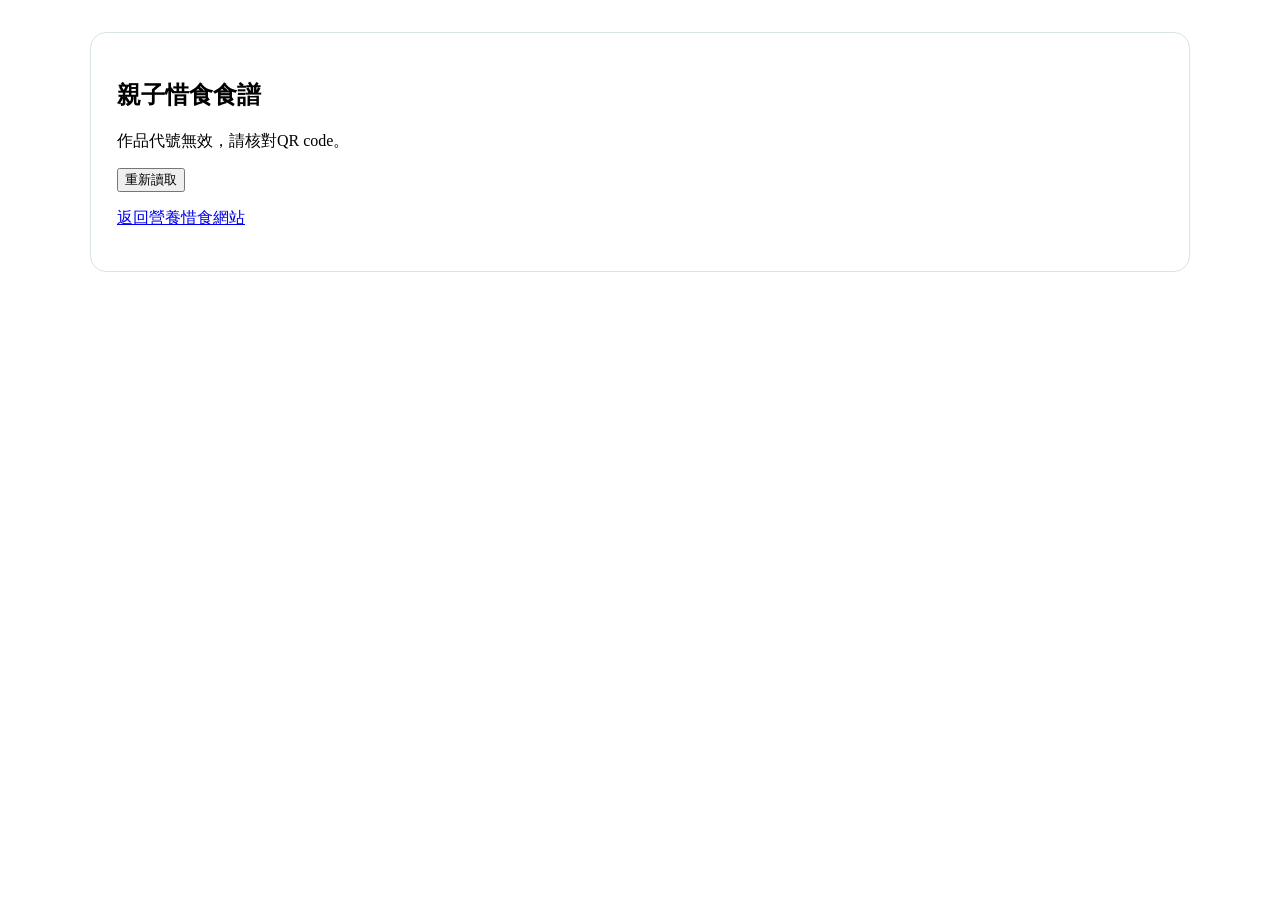
<file: recipe.html>
<!doctype html><html lang="zh-Hant"><head><meta charset="utf-8"><meta name="viewport" content="width=device-width,initial-scale=1"><meta name="robots" content="noindex"><title>親子惜食食譜</title><link rel="stylesheet" href="cloud-workshop.css?v=2026-10-27-1"></head><body><main class="cloud-shell"><section class="card cloud-parent-loading"><h1>親子惜食食譜</h1><p id="parent-load-status" role="status">正在讀取已保存的食譜及概念圖…</p><button id="parent-retry" type="button" hidden>重新讀取</button><p><a href="index.html">返回營養惜食網站</a></p></section></main><script src="workshop-core.js?v=7"></script><script src="publication-core.js?v=school-v1"></script><script src="cloud-config.js?v=2026-10-27-1"></script><script src="cloud-client.js?v=school-v1"></script><script src="cloud-parent.js?v=2026-10-27-1"></script></body></html>
</file>
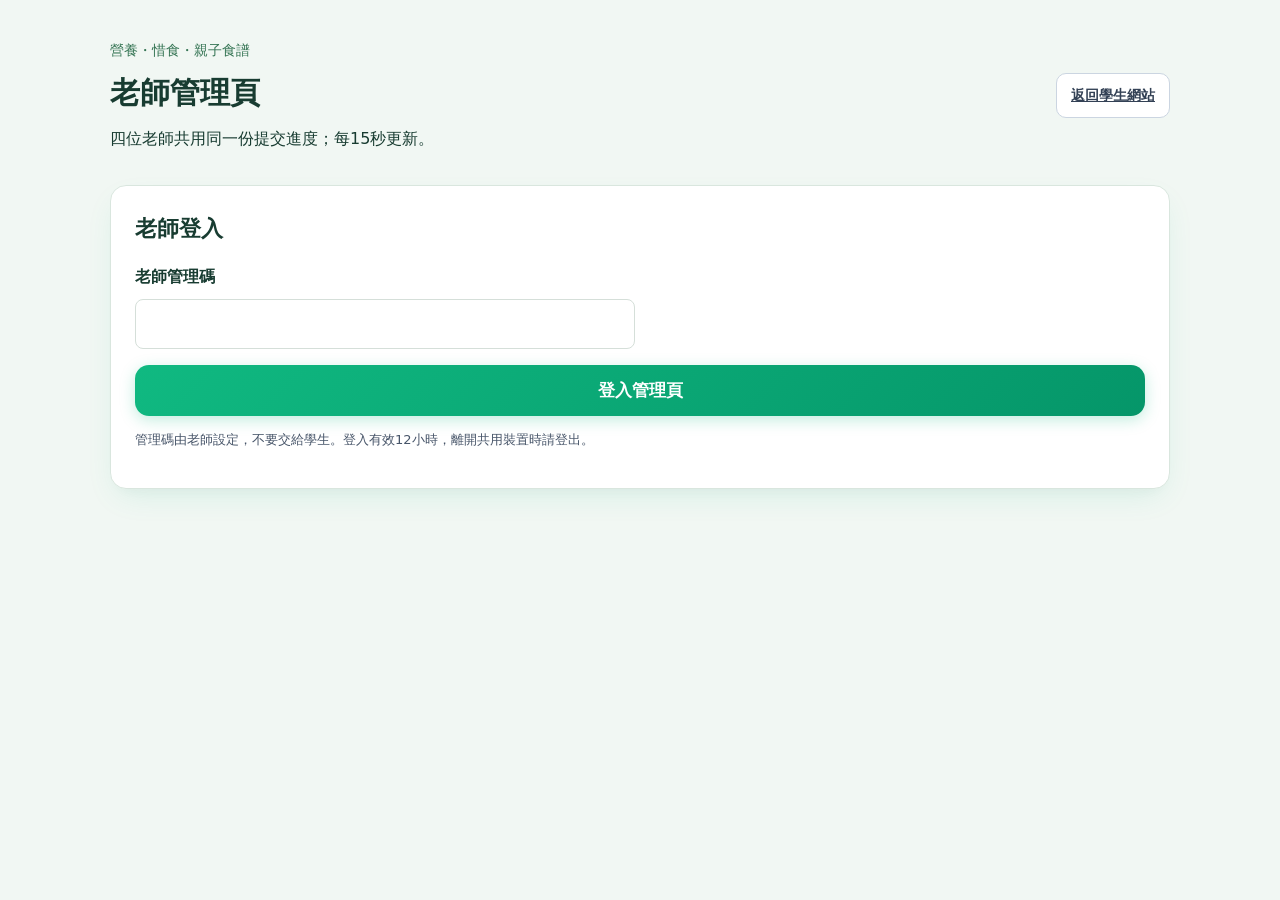
<file: teacher.html>
<!doctype html><html lang="zh-Hant"><head><meta charset="utf-8"><meta name="viewport" content="width=device-width,initial-scale=1"><meta name="robots" content="noindex"><title>老師管理｜營養惜食工作坊</title><link rel="stylesheet" href="style.css?v=workshop-1"><link rel="stylesheet" href="workshop.css?v=8"><link rel="stylesheet" href="publication.css?v=school-v1"><link rel="stylesheet" href="cloud-workshop.css?v=cute-magnets-2"></head><body class="cloud-teacher"><main class="cloud-shell"><header class="cloud-header"><div><p class="cloud-eyebrow">營養・惜食・親子食譜</p><h1>老師管理頁</h1><p>四位老師共用同一份提交進度；每15秒更新。</p></div><a class="ws-secondary" href="index.html">返回學生網站</a></header>
<section class="card" id="teacher-login"><h2>老師登入</h2><form id="teacher-login-form"><label for="teacher-password">老師管理碼</label><input id="teacher-password" type="password" autocomplete="current-password" maxlength="200" required><button class="btn btn-add" type="submit" id="teacher-login-button">登入管理頁</button></form><p class="ws-note">管理碼由老師設定，不要交給學生。登入有效12小時，離開共用裝置時請登出。</p></section>
<div id="teacher-content" hidden><section class="card"><div class="cloud-toolbar"><h2>選擇工作坊</h2><button class="ws-link" id="teacher-logout" type="button">登出</button></div><label for="teacher-room">工作坊</label><select id="teacher-room"></select><details class="ws-extra"><summary>建立新工作坊</summary><form id="teacher-create-form" class="cloud-form-grid"><label>名稱<input id="room-name" value="營養惜食工作坊" maxlength="60" required></label><label>學生人數<input id="room-capacity" type="number" min="1" max="60" value="30" required></label><label>收件截止時間（本機時間）<input id="room-until" type="datetime-local" required></label><button class="ws-secondary" type="submit" id="room-create">建立工作坊</button></form><p class="ws-note">截止時間只限制提交；家長仍可開啟已保存作品。每人最多保留5個提交版本。</p></details></section>
<section class="card" id="teacher-room-card" hidden><div class="cloud-toolbar"><h2 id="teacher-room-title"></h2><button id="teacher-refresh" class="ws-secondary" type="button">重新整理</button></div><div class="cloud-join-box"><p>工作坊代碼：<strong id="teacher-code"></strong></p><p><a id="teacher-join-link" target="_blank" rel="noopener">學生加入網址</a> <button class="ws-link" type="button" id="copy-join-link">複製網址</button></p><details><summary>投影用加入QR code</summary><img id="teacher-join-qr" alt="學生加入這個工作坊的QR code"></details><p id="teacher-deadline"></p></div><p class="cloud-summary" id="teacher-summary" role="status"></p><div class="cloud-toolbar"><label class="pub-check"><input id="teacher-select-all" type="checkbox">選取全部已提交作品</label><div class="ws-actions"><label for="teacher-magnet-format">磁貼列印尺寸
<select id="teacher-magnet-format">
<option value="classic">舊款 55 × 85 mm · A4 每頁 6 張</option>
<option value="square">新款 5 × 5 cm · 48 mm 方形貼片 · A4 每頁 15 張</option>
</select></label><button id="teacher-print" class="btn btn-add" type="button" disabled>核對及列印所選磁貼</button><button id="teacher-backup" class="ws-secondary" type="button" disabled>下載全班作品備份</button></div></div><p class="ws-note">依磁貼款式選擇尺寸。列印選實際大小 100%；先試印、量度及掃碼。出現「有新版本」時，先核對採用版本再列印；已派發QR的舊作品會保留。</p><div class="cloud-table-scroll"><table class="cloud-roster"><thead><tr><th>選印</th><th>編號</th><th>提交狀態／菜名</th><th>版本</th><th>操作</th></tr></thead><tbody id="teacher-roster"></tbody></table></div><details class="ws-extra"><summary>收件及學生裝置設定</summary><p>「重設裝置」只解除該編號的裝置綁定，已保存作品及QR會保留。圖片生成失敗時，可批准該編號使用文字後備。</p><button id="teacher-close" class="ws-secondary" type="button">停止這個工作坊收件</button></details></section></div><p id="teacher-status" class="ws-status cloud-status" role="status" aria-live="polite"></p></main><div id="print-root"></div>
<script src="vendor/qrcode-1.5.1.min.js"></script><script src="vendor/jszip-3.10.1.min.js"></script><script src="workshop-core.js?v=final-v2"></script><script src="publication-core.js?v=school-v1"></script><script src="cloud-config.js?v=2026-10-27-1"></script><script src="cloud-client.js?v=cute-magnets-2"></script><script src="cloud-teacher.js?v=open-day-magnets-1"></script></body></html>
</file>
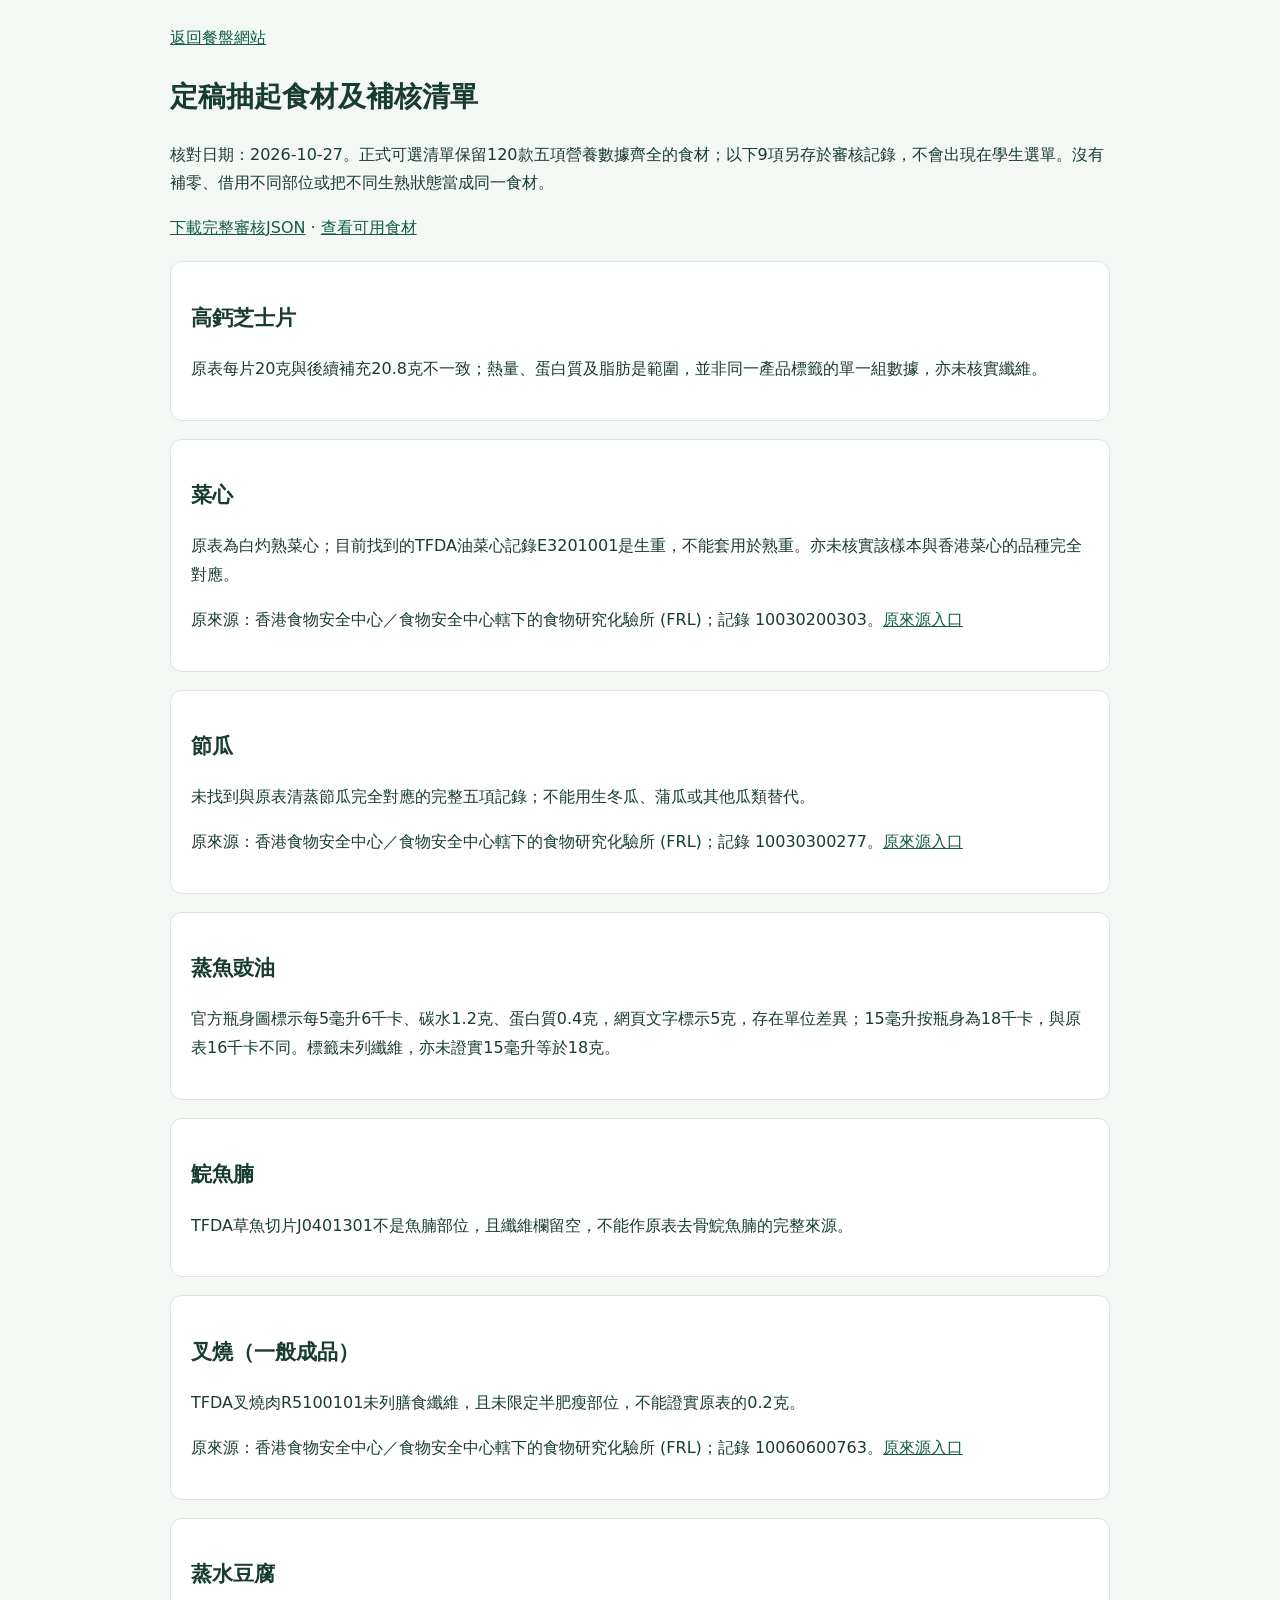
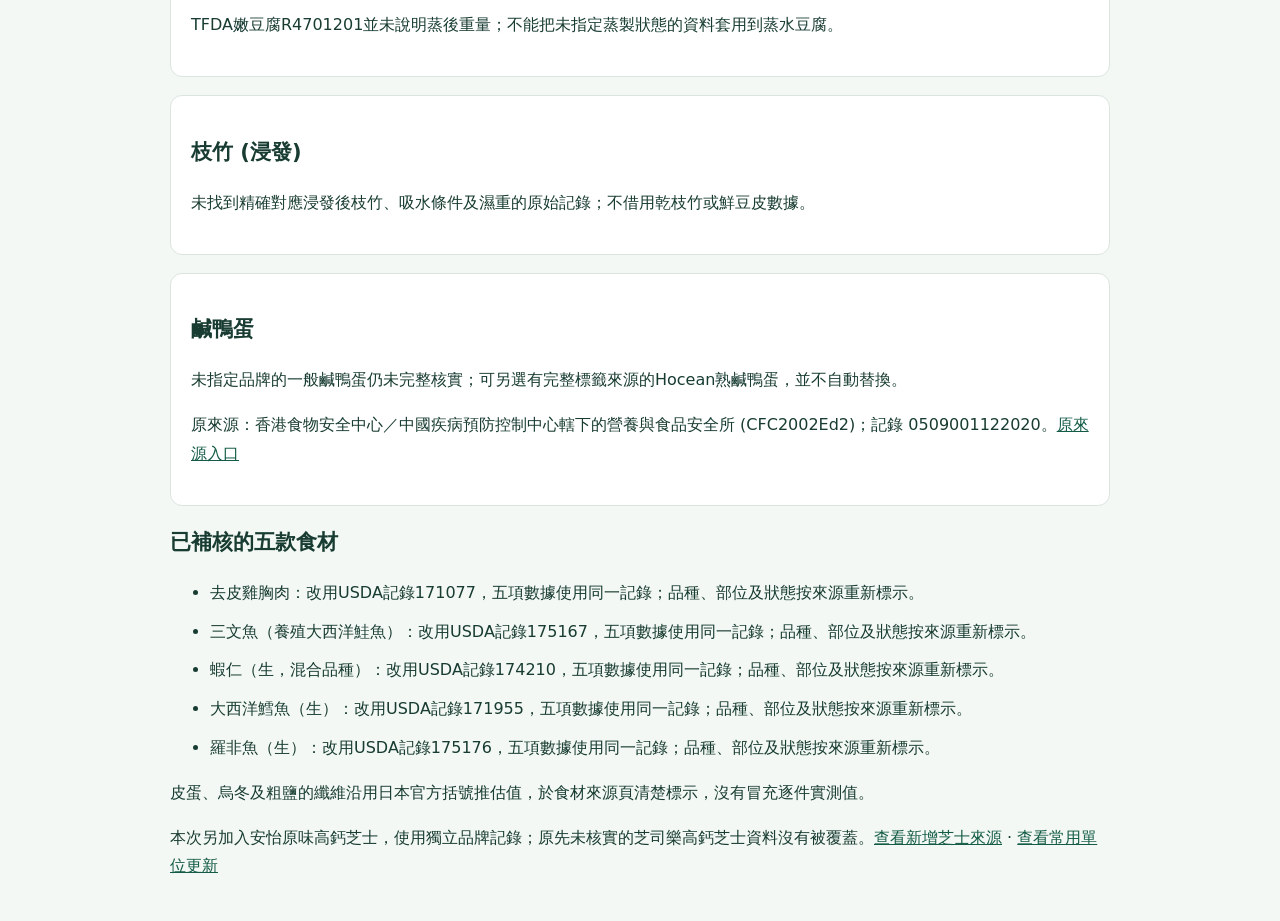
<file: data/food-review.html>
<!doctype html><html lang="zh-Hant"><meta charset="utf-8"><meta name="viewport" content="width=device-width,initial-scale=1"><title>定稿抽起食材及補核清單</title><style>body{font:16px/1.8 system-ui,sans-serif;background:#f3f8f4;color:#183c31;margin:0}main{max-width:940px;margin:auto;padding:24px 16px}article{padding:20px;background:white;border:1px solid #dbe5df;border-radius:12px;margin:18px 0;scroll-margin-top:12px}h1{font-size:28px}h2{font-size:21px}a{color:#145c46;overflow-wrap:anywhere}small{display:block;color:#52665b}li{margin:10px 0}article:target{border:2px solid #239368}</style><main><a href="../index.html">返回餐盤網站</a><h1>定稿抽起食材及補核清單</h1><p>核對日期：2026-10-27。正式可選清單保留120款五項營養數據齊全的食材；以下9項另存於審核記錄，不會出現在學生選單。沒有補零、借用不同部位或把不同生熟狀態當成同一食材。</p><p><a href="food-review.json">下載完整審核JSON</a> · <a href="food-sources.html">查看可用食材</a></p><article id="dairy_004"><h2>高鈣芝士片</h2><p>原表每片20克與後續補充20.8克不一致；熱量、蛋白質及脂肪是範圍，並非同一產品標籤的單一組數據，亦未核實纖維。</p></article><article id="veg_001"><h2>菜心</h2><p>原表為白灼熟菜心；目前找到的TFDA油菜心記錄E3201001是生重，不能套用於熟重。亦未核實該樣本與香港菜心的品種完全對應。</p><p>原來源：香港食物安全中心／食物安全中心轄下的食物研究化驗所 (FRL)；記錄 10030200303。<a href="https://www.cfs.gov.hk/tc_chi/nutrient/fc-myreport.php" target="_blank" rel="noopener noreferrer">原來源入口</a></p></article><article id="veg_007"><h2>節瓜</h2><p>未找到與原表清蒸節瓜完全對應的完整五項記錄；不能用生冬瓜、蒲瓜或其他瓜類替代。</p><p>原來源：香港食物安全中心／食物安全中心轄下的食物研究化驗所 (FRL)；記錄 10030300277。<a href="https://www.cfs.gov.hk/tc_chi/nutrient/fc-myreport.php" target="_blank" rel="noopener noreferrer">原來源入口</a></p></article><article id="seas_005"><h2>蒸魚豉油</h2><p>官方瓶身圖標示每5毫升6千卡、碳水1.2克、蛋白質0.4克，網頁文字標示5克，存在單位差異；15毫升按瓶身為18千卡，與原表16千卡不同。標籤未列纖維，亦未證實15毫升等於18克。</p></article><article id="meat_006"><h2>鯇魚腩</h2><p>TFDA草魚切片J0401301不是魚腩部位，且纖維欄留空，不能作原表去骨鯇魚腩的完整來源。</p></article><article id="meat_008"><h2>叉燒（一般成品）</h2><p>TFDA叉燒肉R5100101未列膳食纖維，且未限定半肥瘦部位，不能證實原表的0.2克。</p><p>原來源：香港食物安全中心／食物安全中心轄下的食物研究化驗所 (FRL)；記錄 10060600763。<a href="https://www.cfs.gov.hk/tc_chi/nutrient/fc-myreport.php" target="_blank" rel="noopener noreferrer">原來源入口</a></p></article><article id="soy_001"><h2>蒸水豆腐</h2><p>TFDA嫩豆腐R4701201並未說明蒸後重量；不能把未指定蒸製狀態的資料套用到蒸水豆腐。</p></article><article id="soy_005"><h2>枝竹 (浸發)</h2><p>未找到精確對應浸發後枝竹、吸水條件及濕重的原始記錄；不借用乾枝竹或鮮豆皮數據。</p></article><article id="egg_003"><h2>鹹鴨蛋</h2><p>未指定品牌的一般鹹鴨蛋仍未完整核實；可另選有完整標籤來源的Hocean熟鹹鴨蛋，並不自動替換。</p><p>原來源：香港食物安全中心／中國疾病預防控制中心轄下的營養與食品安全所 (CFC2002Ed2)；記錄 0509001122020。<a href="https://www.cfs.gov.hk/tc_chi/nutrient/fc-myreport.php" target="_blank" rel="noopener noreferrer">原來源入口</a></p></article><h2>已補核的五款食材</h2><ul><li>去皮雞胸肉：改用USDA記錄171077，五項數據使用同一記錄；品種、部位及狀態按來源重新標示。</li><li>三文魚（養殖大西洋鮭魚）：改用USDA記錄175167，五項數據使用同一記錄；品種、部位及狀態按來源重新標示。</li><li>蝦仁（生，混合品種）：改用USDA記錄174210，五項數據使用同一記錄；品種、部位及狀態按來源重新標示。</li><li>大西洋鱈魚（生）：改用USDA記錄171955，五項數據使用同一記錄；品種、部位及狀態按來源重新標示。</li><li>羅非魚（生）：改用USDA記錄175176，五項數據使用同一記錄；品種、部位及狀態按來源重新標示。</li></ul><p>皮蛋、烏冬及粗鹽的纖維沿用日本官方括號推估值，於食材來源頁清楚標示，沒有冒充逐件實測值。</p><p>本次另加入安怡原味高鈣芝士，使用獨立品牌記錄；原先未核實的芝司樂高鈣芝士資料沒有被覆蓋。<a href="food-sources.html#dairy_009">查看新增芝士來源</a> · <a href="portion-update.json">查看常用單位更新</a></p></main></html>
</file>
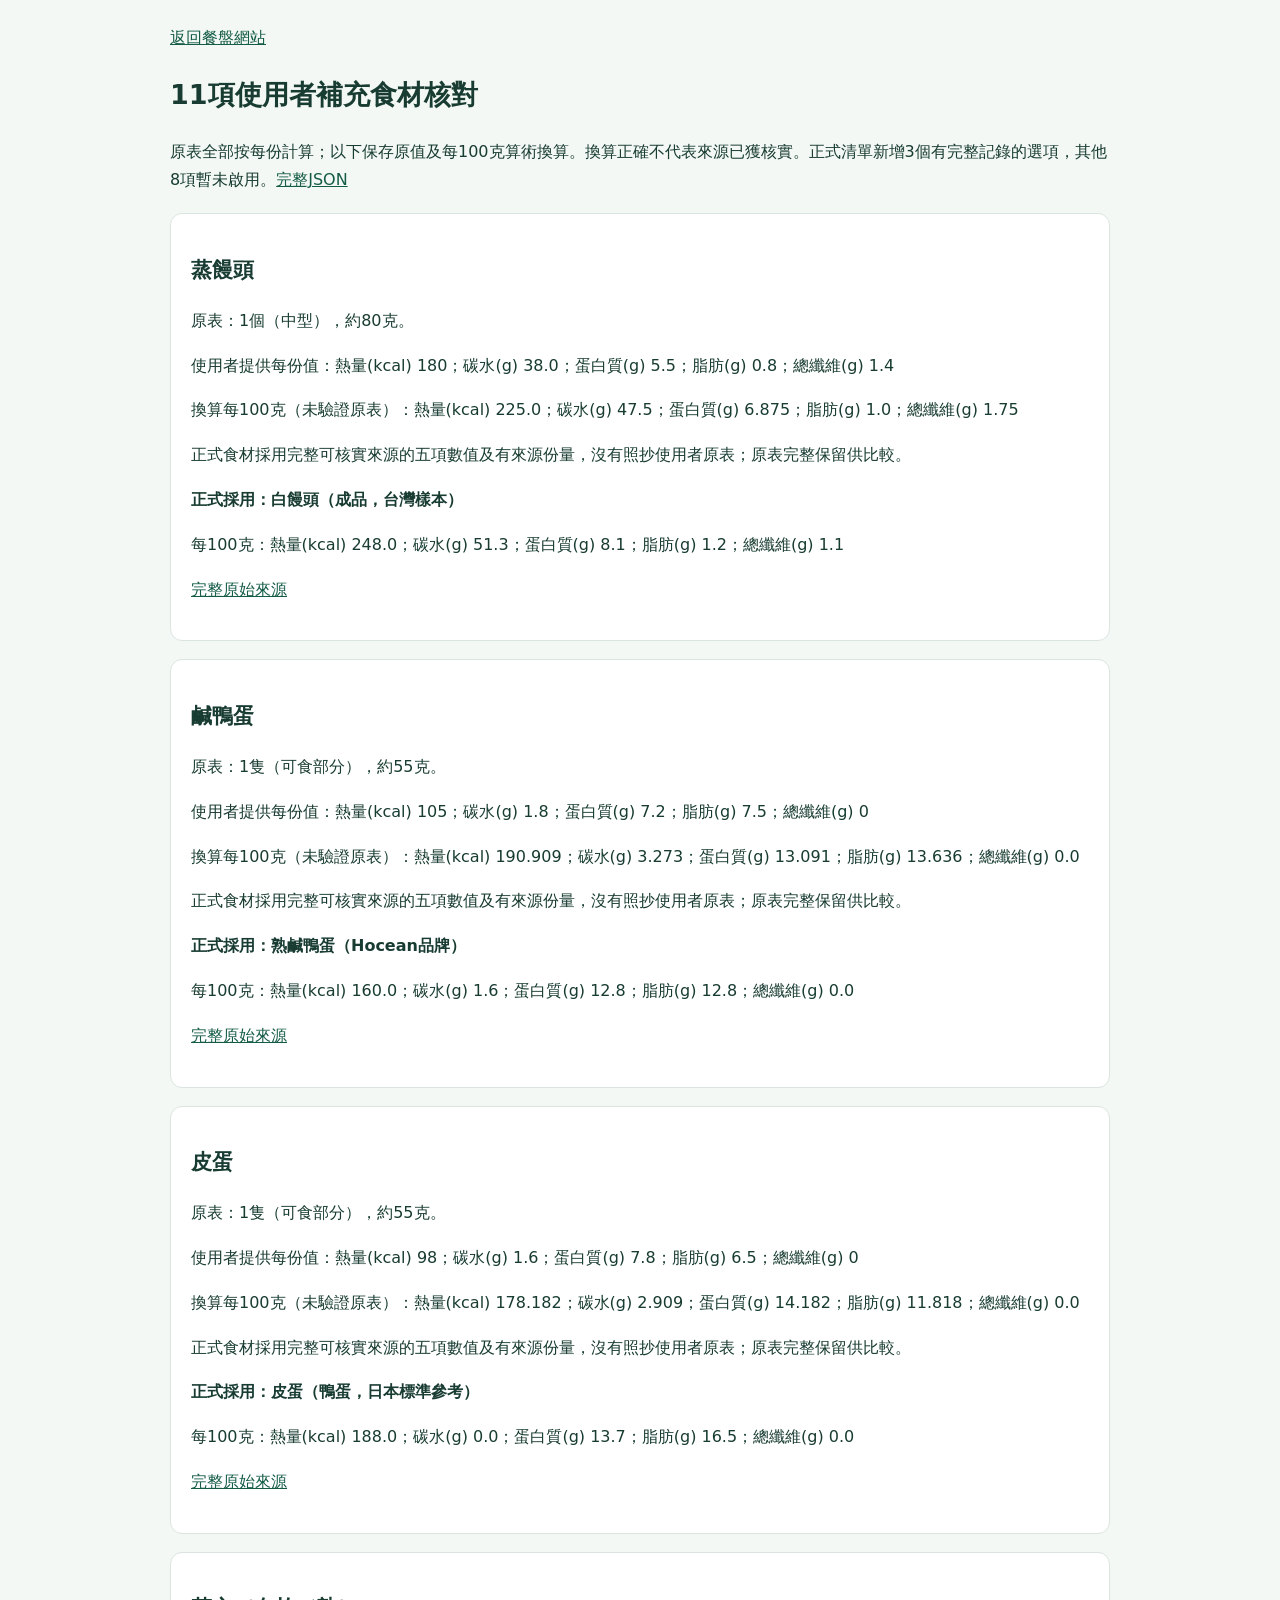
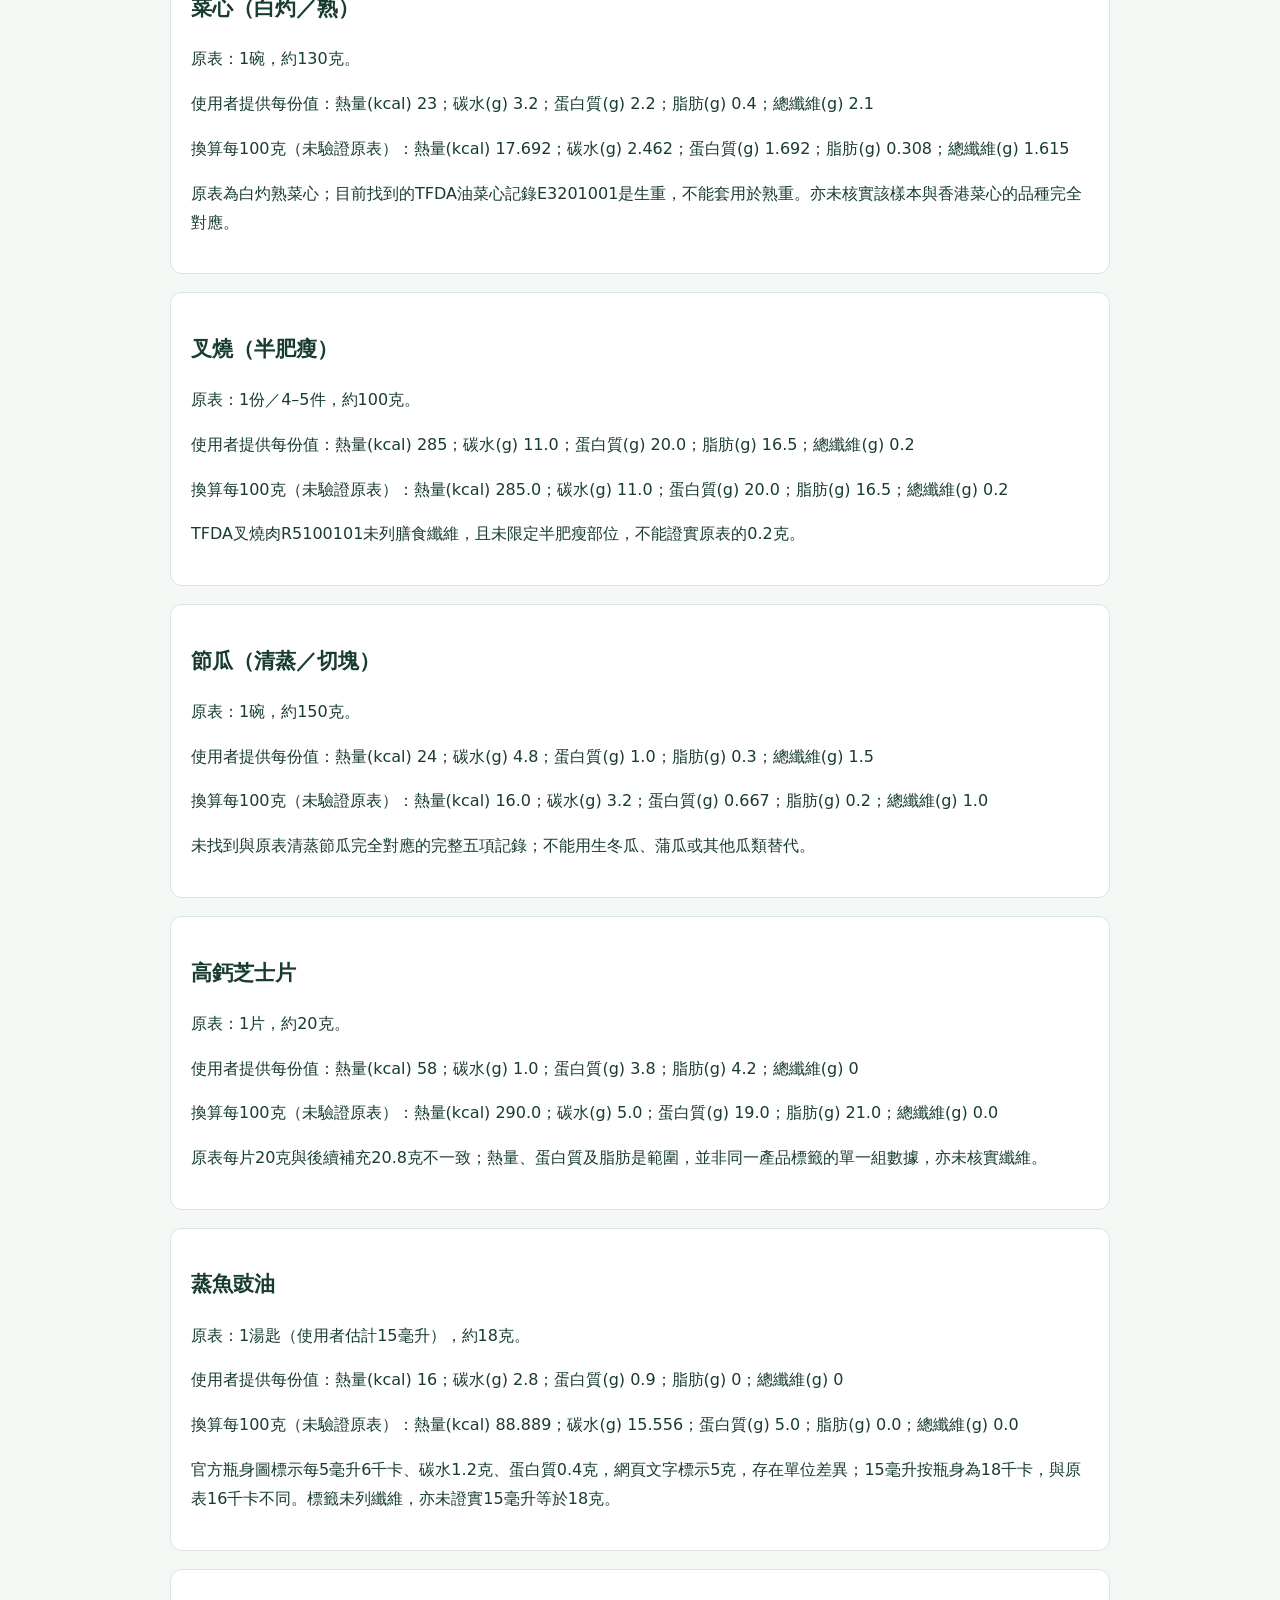
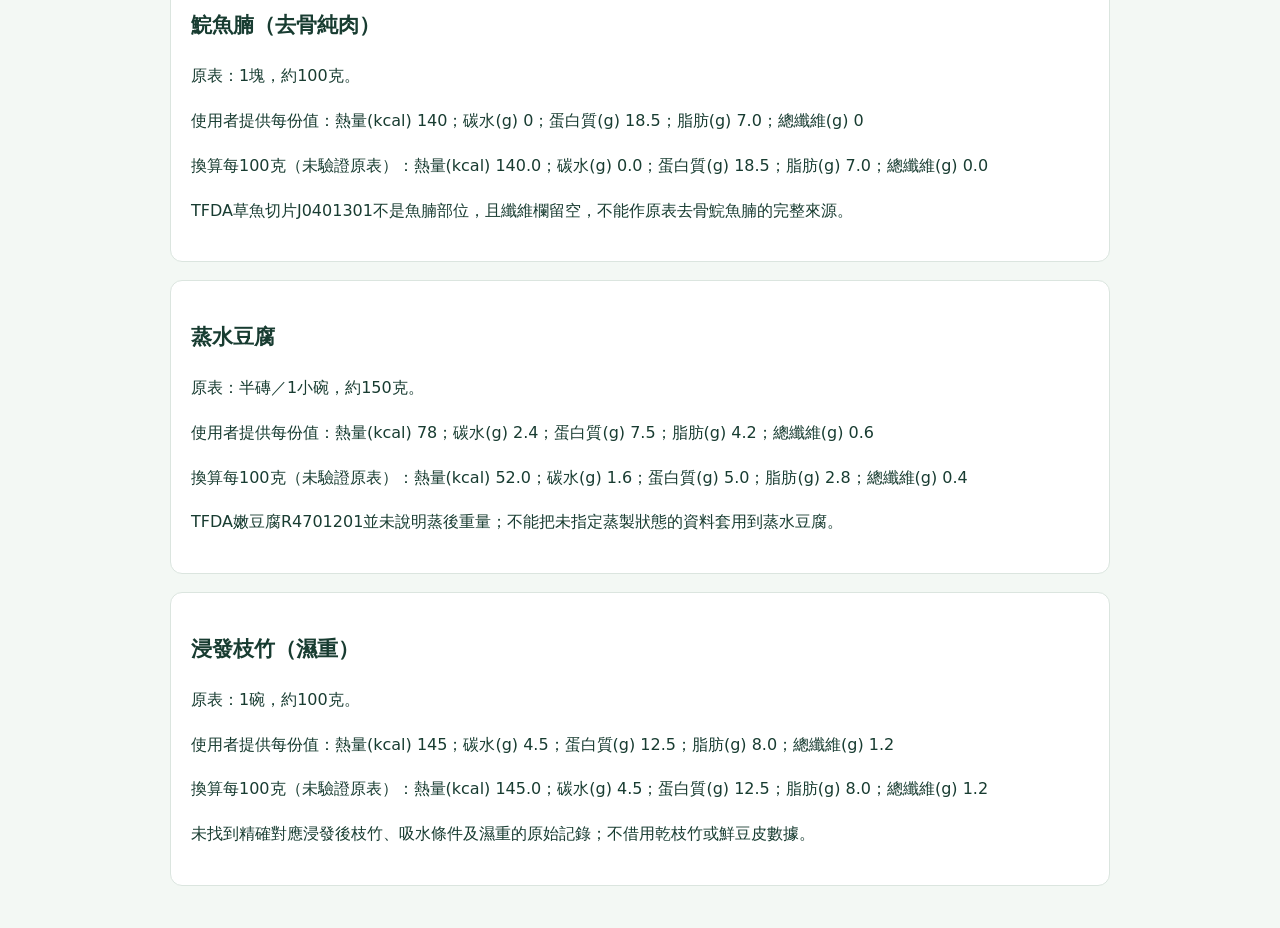
<file: data/food-supplement-review.html>
<!doctype html><html lang="zh-Hant"><meta charset="utf-8"><meta name="viewport" content="width=device-width,initial-scale=1"><title>使用者補充食材核對</title><style>body{font:16px/1.8 system-ui;background:#f3f8f4;color:#183c31;margin:0}main{max-width:940px;margin:auto;padding:24px 16px}article{padding:20px;background:white;border:1px solid #dbe5df;border-radius:12px;margin:18px 0}h1{font-size:27px}h2{font-size:21px}a{color:#145c46;overflow-wrap:anywhere}small{display:block;color:#52665b}</style><main><a href="../index.html">返回餐盤網站</a><h1>11項使用者補充食材核對</h1><p>原表全部按每份計算；以下保存原值及每100克算術換算。換算正確不代表來源已獲核實。正式清單新增3個有完整記錄的選項，其他8項暫未啟用。<a href="food-supplement-review.json">完整JSON</a></p>
<article><h2>蒸饅頭</h2><p>原表：1個（中型），約80克。</p><p>使用者提供每份值：熱量(kcal) 180；碳水(g) 38.0；蛋白質(g) 5.5；脂肪(g) 0.8；總纖維(g) 1.4</p><p>換算每100克（未驗證原表）：熱量(kcal) 225.0；碳水(g) 47.5；蛋白質(g) 6.875；脂肪(g) 1.0；總纖維(g) 1.75</p><p>正式食材採用完整可核實來源的五項數值及有來源份量，沒有照抄使用者原表；原表完整保留供比較。</p>
<p><strong>正式採用：白饅頭（成品，台灣樣本）</strong></p><p>每100克：熱量(kcal) 248.0；碳水(g) 51.3；蛋白質(g) 8.1；脂肪(g) 1.2；總纖維(g) 1.1</p><p><a href="https://data.gov.tw/dataset/8543" target="_blank" rel="noopener noreferrer">完整原始來源</a></p>
</article>
<article><h2>鹹鴨蛋</h2><p>原表：1隻（可食部分），約55克。</p><p>使用者提供每份值：熱量(kcal) 105；碳水(g) 1.8；蛋白質(g) 7.2；脂肪(g) 7.5；總纖維(g) 0</p><p>換算每100克（未驗證原表）：熱量(kcal) 190.909；碳水(g) 3.273；蛋白質(g) 13.091；脂肪(g) 13.636；總纖維(g) 0.0</p><p>正式食材採用完整可核實來源的五項數值及有來源份量，沒有照抄使用者原表；原表完整保留供比較。</p>
<p><strong>正式採用：熟鹹鴨蛋（Hocean品牌）</strong></p><p>每100克：熱量(kcal) 160.0；碳水(g) 1.6；蛋白質(g) 12.8；脂肪(g) 12.8；總纖維(g) 0.0</p><p><a href="https://fdc.nal.usda.gov/food-details/2412490/nutrients" target="_blank" rel="noopener noreferrer">完整原始來源</a></p>
</article>
<article><h2>皮蛋</h2><p>原表：1隻（可食部分），約55克。</p><p>使用者提供每份值：熱量(kcal) 98；碳水(g) 1.6；蛋白質(g) 7.8；脂肪(g) 6.5；總纖維(g) 0</p><p>換算每100克（未驗證原表）：熱量(kcal) 178.182；碳水(g) 2.909；蛋白質(g) 14.182；脂肪(g) 11.818；總纖維(g) 0.0</p><p>正式食材採用完整可核實來源的五項數值及有來源份量，沒有照抄使用者原表；原表完整保留供比較。</p>
<p><strong>正式採用：皮蛋（鴨蛋，日本標準參考）</strong></p><p>每100克：熱量(kcal) 188.0；碳水(g) 0.0；蛋白質(g) 13.7；脂肪(g) 16.5；總纖維(g) 0.0</p><p><a href="https://fooddb.mext.go.jp/details/details.pl?ITEM_NO=12_12020_7" target="_blank" rel="noopener noreferrer">完整原始來源</a></p>
</article>
<article><h2>菜心（白灼／熟）</h2><p>原表：1碗，約130克。</p><p>使用者提供每份值：熱量(kcal) 23；碳水(g) 3.2；蛋白質(g) 2.2；脂肪(g) 0.4；總纖維(g) 2.1</p><p>換算每100克（未驗證原表）：熱量(kcal) 17.692；碳水(g) 2.462；蛋白質(g) 1.692；脂肪(g) 0.308；總纖維(g) 1.615</p><p>原表為白灼熟菜心；目前找到的TFDA油菜心記錄E3201001是生重，不能套用於熟重。亦未核實該樣本與香港菜心的品種完全對應。</p>
</article>
<article><h2>叉燒（半肥瘦）</h2><p>原表：1份／4–5件，約100克。</p><p>使用者提供每份值：熱量(kcal) 285；碳水(g) 11.0；蛋白質(g) 20.0；脂肪(g) 16.5；總纖維(g) 0.2</p><p>換算每100克（未驗證原表）：熱量(kcal) 285.0；碳水(g) 11.0；蛋白質(g) 20.0；脂肪(g) 16.5；總纖維(g) 0.2</p><p>TFDA叉燒肉R5100101未列膳食纖維，且未限定半肥瘦部位，不能證實原表的0.2克。</p>
</article>
<article><h2>節瓜（清蒸／切塊）</h2><p>原表：1碗，約150克。</p><p>使用者提供每份值：熱量(kcal) 24；碳水(g) 4.8；蛋白質(g) 1.0；脂肪(g) 0.3；總纖維(g) 1.5</p><p>換算每100克（未驗證原表）：熱量(kcal) 16.0；碳水(g) 3.2；蛋白質(g) 0.667；脂肪(g) 0.2；總纖維(g) 1.0</p><p>未找到與原表清蒸節瓜完全對應的完整五項記錄；不能用生冬瓜、蒲瓜或其他瓜類替代。</p>
</article>
<article><h2>高鈣芝士片</h2><p>原表：1片，約20克。</p><p>使用者提供每份值：熱量(kcal) 58；碳水(g) 1.0；蛋白質(g) 3.8；脂肪(g) 4.2；總纖維(g) 0</p><p>換算每100克（未驗證原表）：熱量(kcal) 290.0；碳水(g) 5.0；蛋白質(g) 19.0；脂肪(g) 21.0；總纖維(g) 0.0</p><p>原表每片20克與後續補充20.8克不一致；熱量、蛋白質及脂肪是範圍，並非同一產品標籤的單一組數據，亦未核實纖維。</p>
</article>
<article><h2>蒸魚豉油</h2><p>原表：1湯匙（使用者估計15毫升），約18克。</p><p>使用者提供每份值：熱量(kcal) 16；碳水(g) 2.8；蛋白質(g) 0.9；脂肪(g) 0；總纖維(g) 0</p><p>換算每100克（未驗證原表）：熱量(kcal) 88.889；碳水(g) 15.556；蛋白質(g) 5.0；脂肪(g) 0.0；總纖維(g) 0.0</p><p>官方瓶身圖標示每5毫升6千卡、碳水1.2克、蛋白質0.4克，網頁文字標示5克，存在單位差異；15毫升按瓶身為18千卡，與原表16千卡不同。標籤未列纖維，亦未證實15毫升等於18克。</p>
</article>
<article><h2>鯇魚腩（去骨純肉）</h2><p>原表：1塊，約100克。</p><p>使用者提供每份值：熱量(kcal) 140；碳水(g) 0；蛋白質(g) 18.5；脂肪(g) 7.0；總纖維(g) 0</p><p>換算每100克（未驗證原表）：熱量(kcal) 140.0；碳水(g) 0.0；蛋白質(g) 18.5；脂肪(g) 7.0；總纖維(g) 0.0</p><p>TFDA草魚切片J0401301不是魚腩部位，且纖維欄留空，不能作原表去骨鯇魚腩的完整來源。</p>
</article>
<article><h2>蒸水豆腐</h2><p>原表：半磚／1小碗，約150克。</p><p>使用者提供每份值：熱量(kcal) 78；碳水(g) 2.4；蛋白質(g) 7.5；脂肪(g) 4.2；總纖維(g) 0.6</p><p>換算每100克（未驗證原表）：熱量(kcal) 52.0；碳水(g) 1.6；蛋白質(g) 5.0；脂肪(g) 2.8；總纖維(g) 0.4</p><p>TFDA嫩豆腐R4701201並未說明蒸後重量；不能把未指定蒸製狀態的資料套用到蒸水豆腐。</p>
</article>
<article><h2>浸發枝竹（濕重）</h2><p>原表：1碗，約100克。</p><p>使用者提供每份值：熱量(kcal) 145；碳水(g) 4.5；蛋白質(g) 12.5；脂肪(g) 8.0；總纖維(g) 1.2</p><p>換算每100克（未驗證原表）：熱量(kcal) 145.0；碳水(g) 4.5；蛋白質(g) 12.5；脂肪(g) 8.0；總纖維(g) 1.2</p><p>未找到精確對應浸發後枝竹、吸水條件及濕重的原始記錄；不借用乾枝竹或鮮豆皮數據。</p>
</article>
</main></html>
</file>
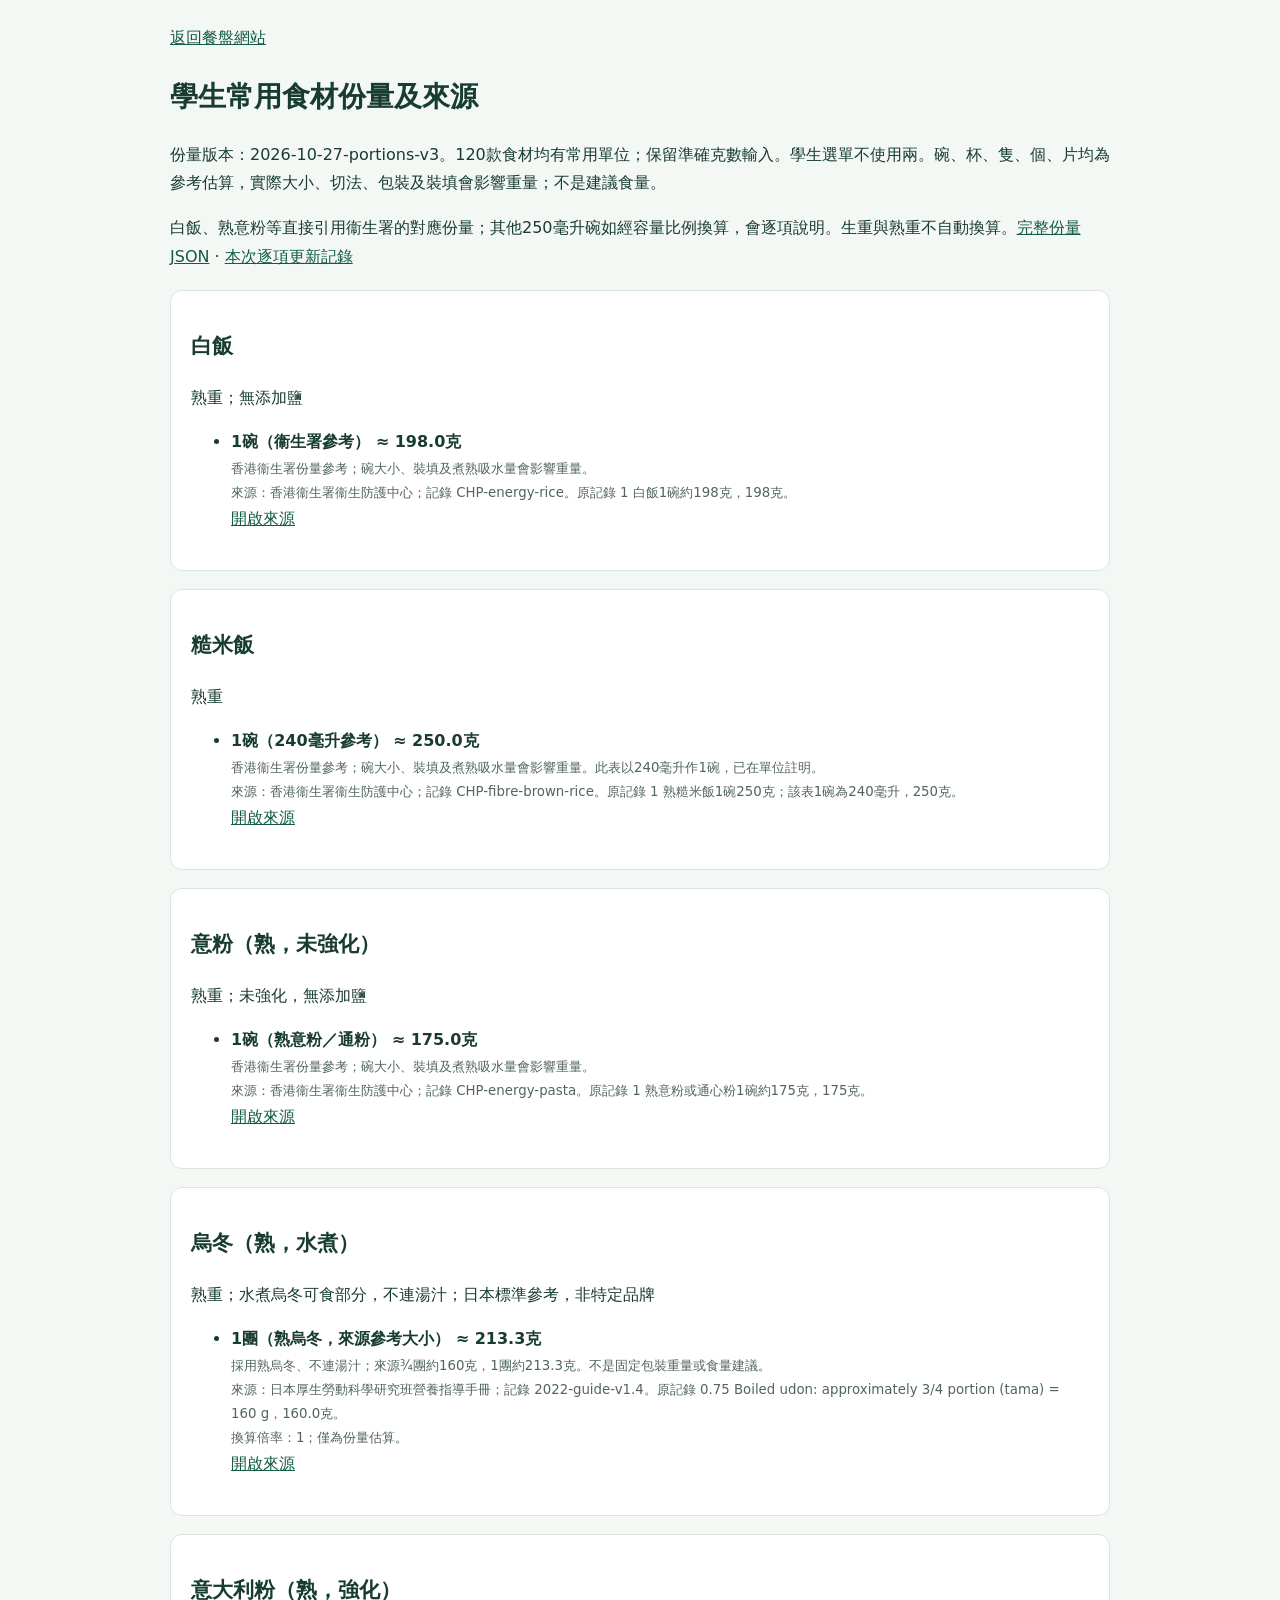
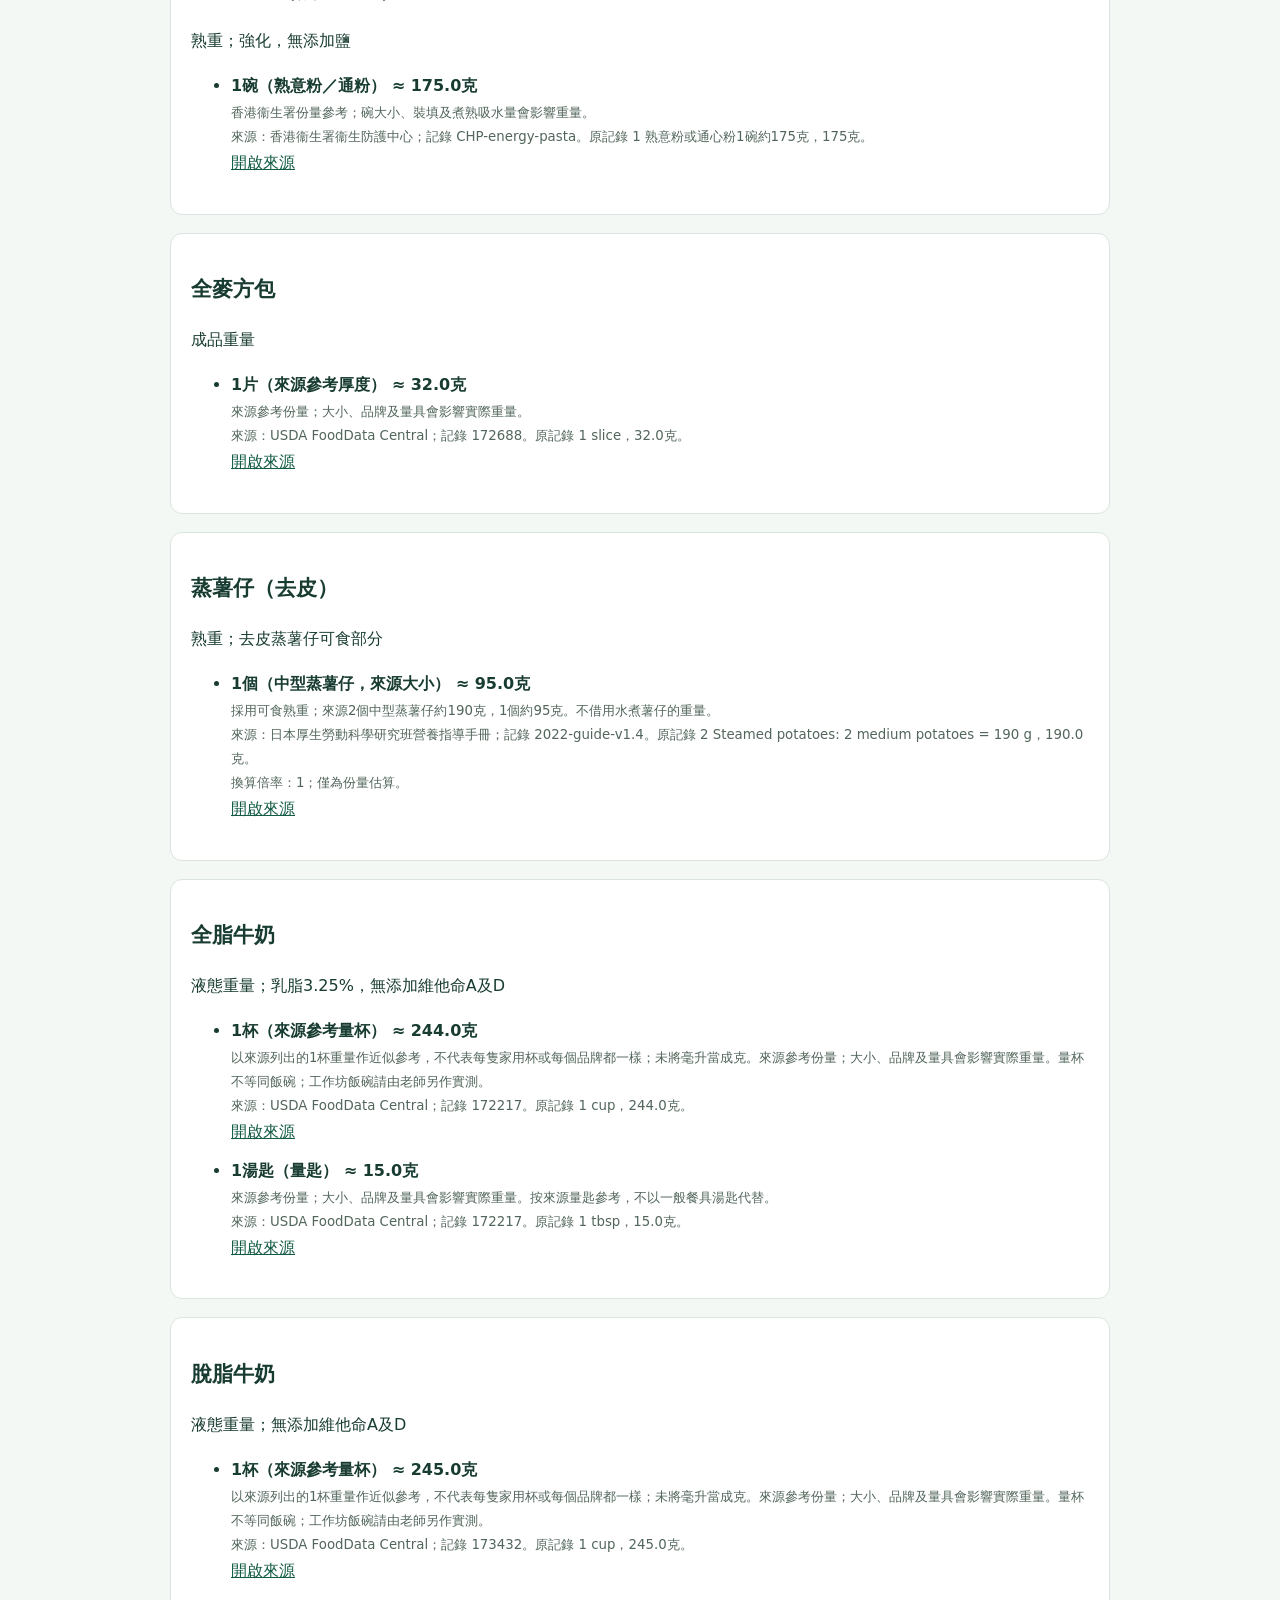
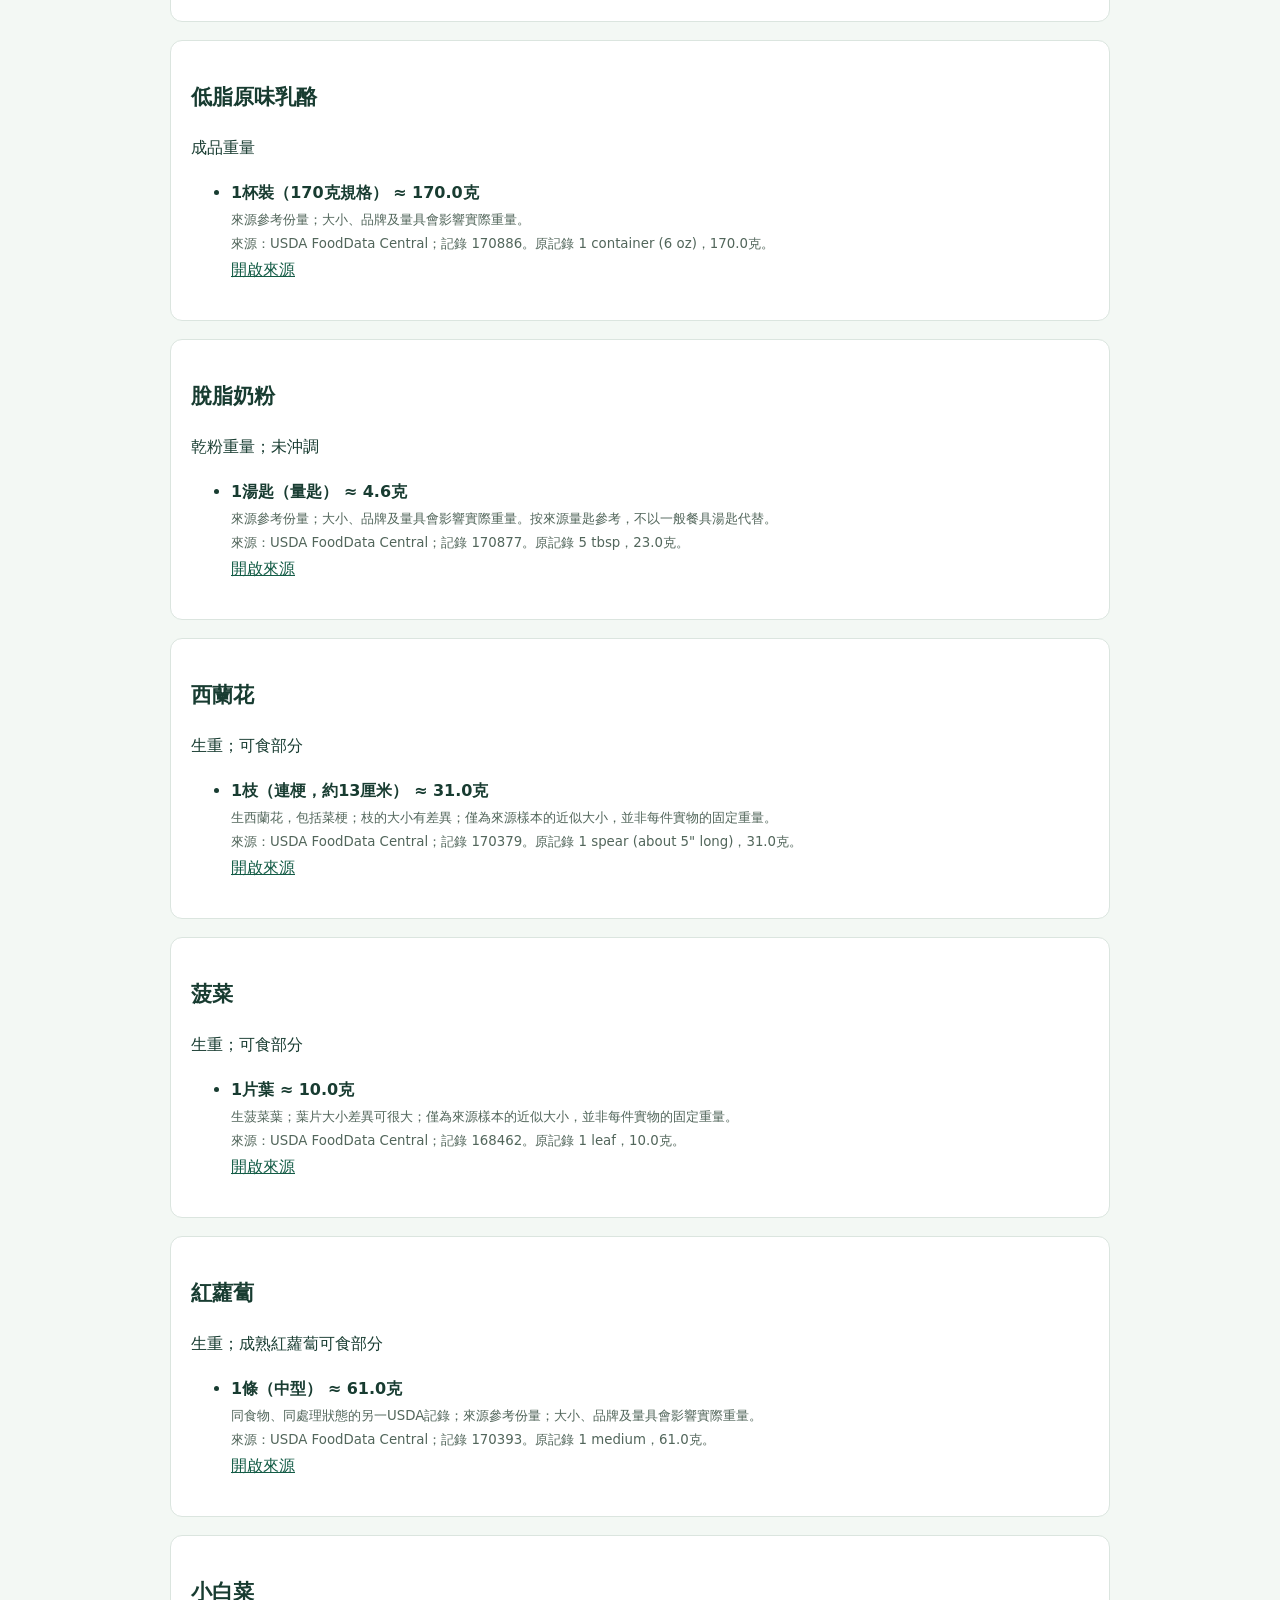
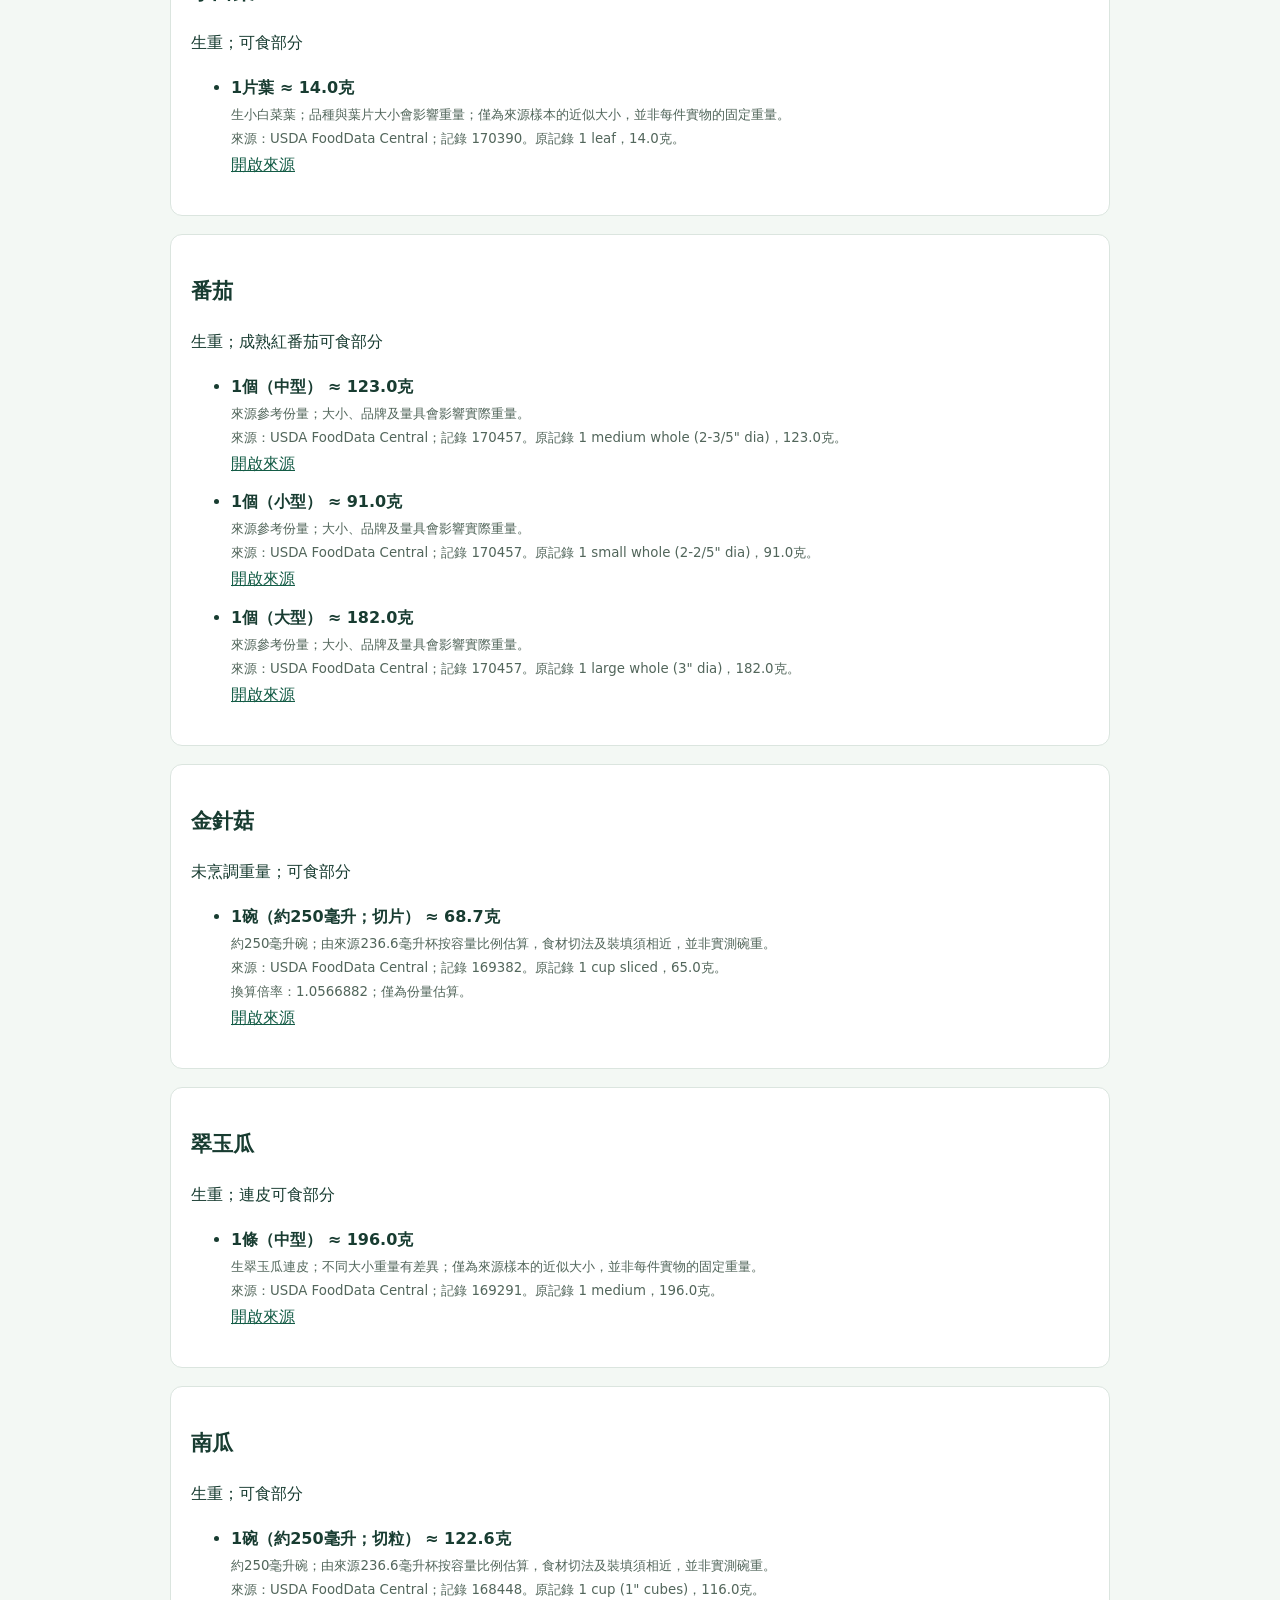
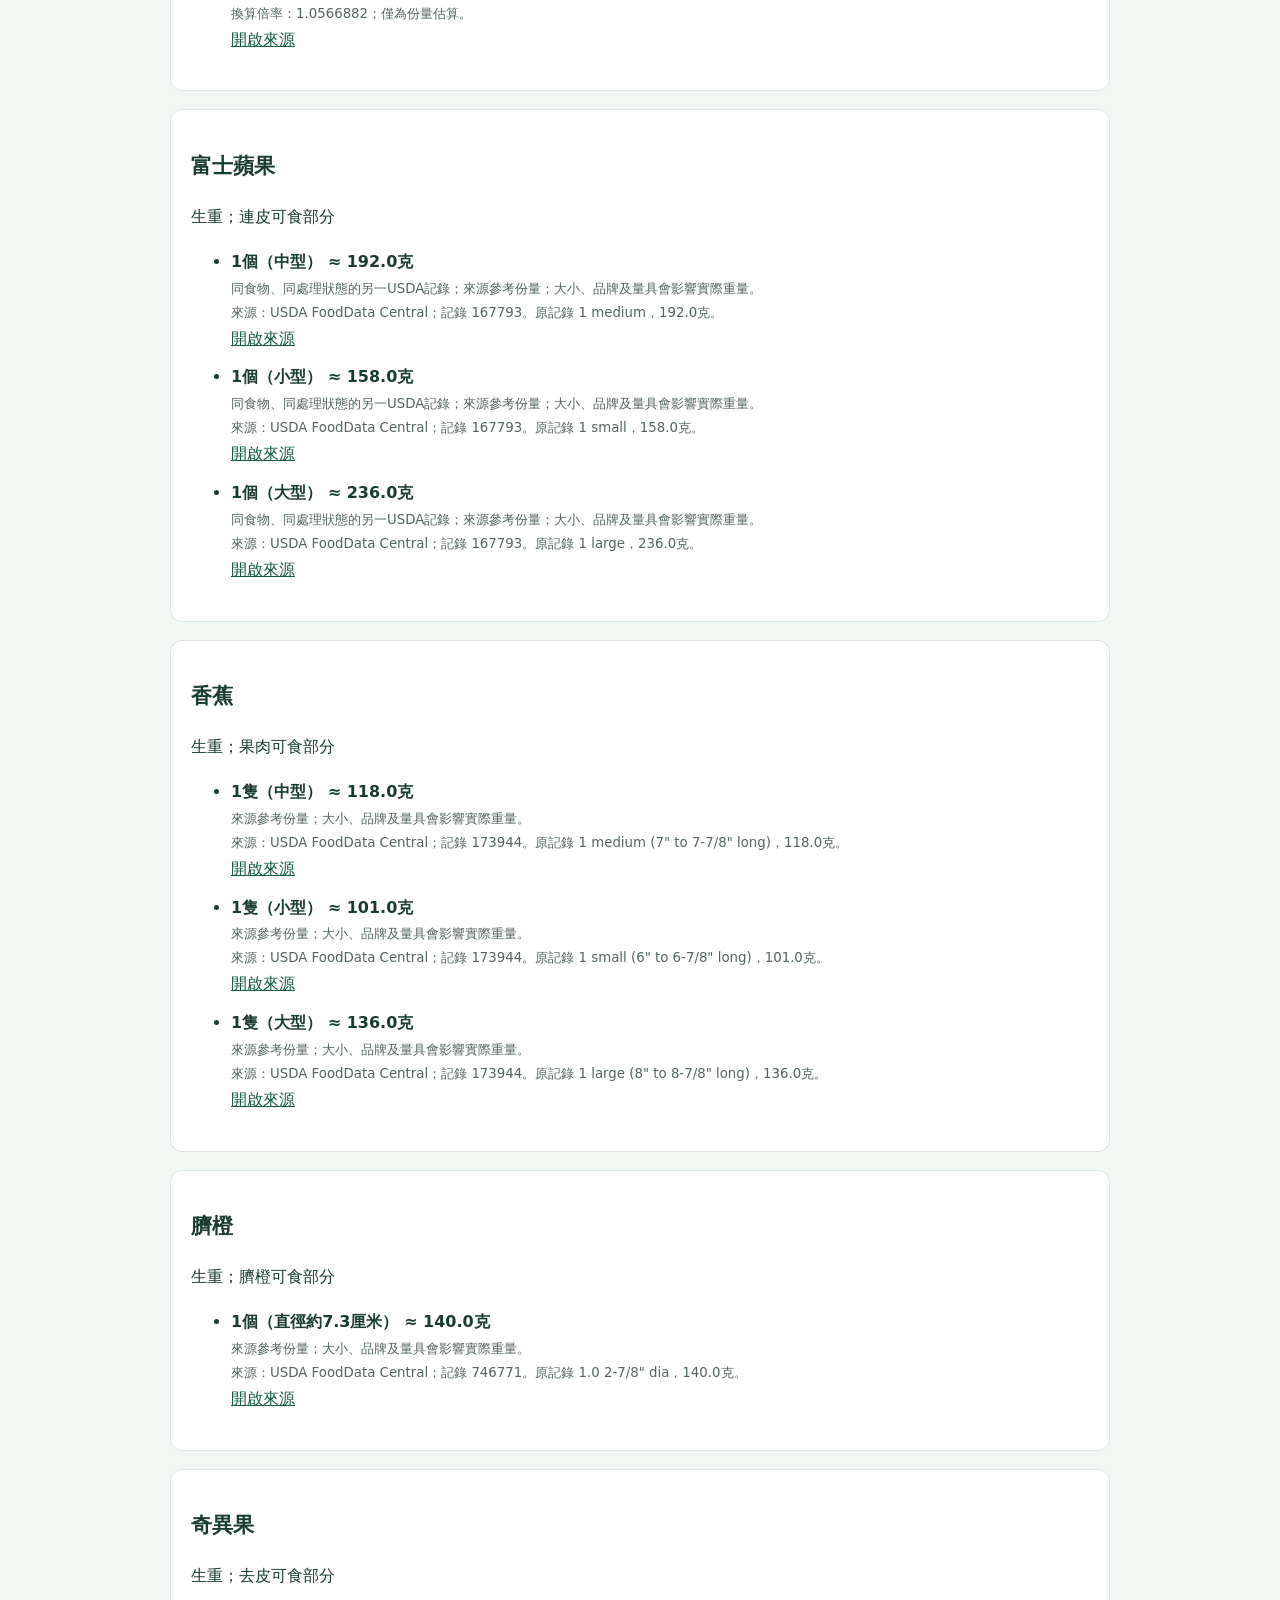
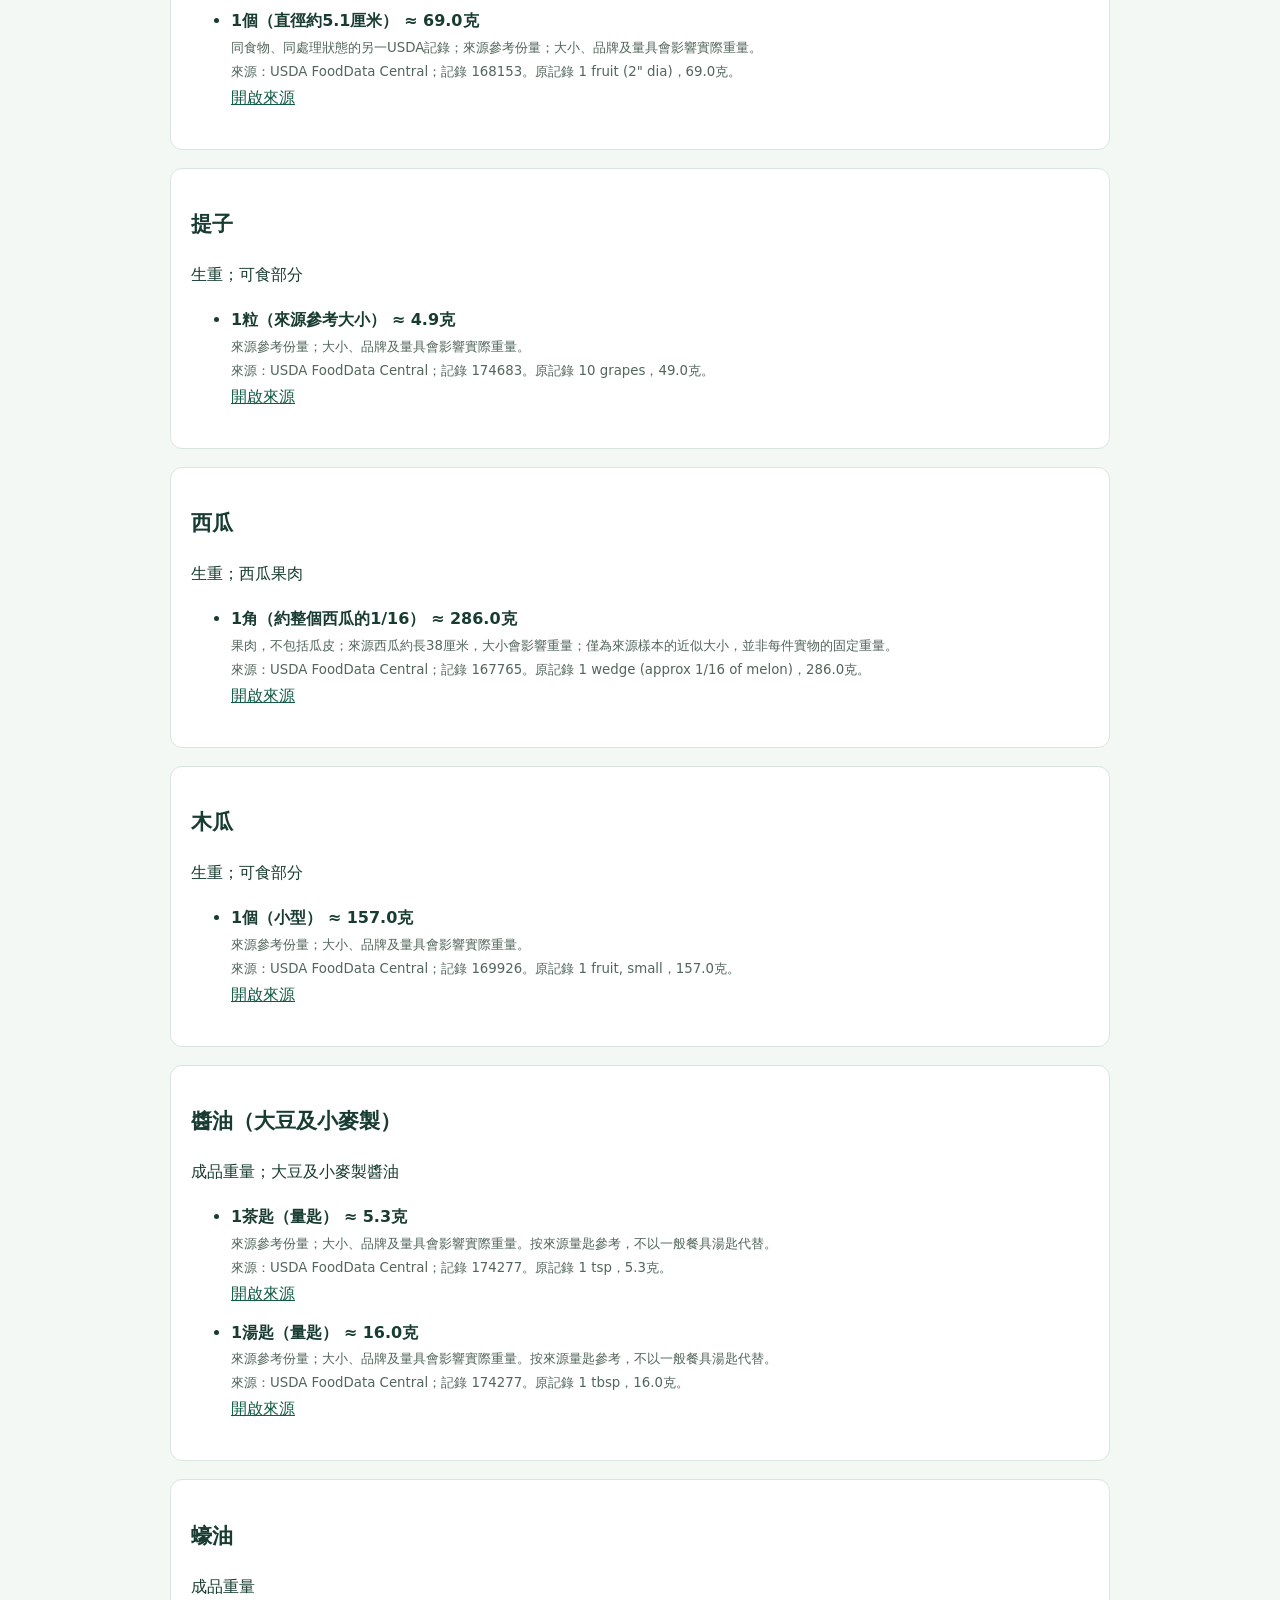
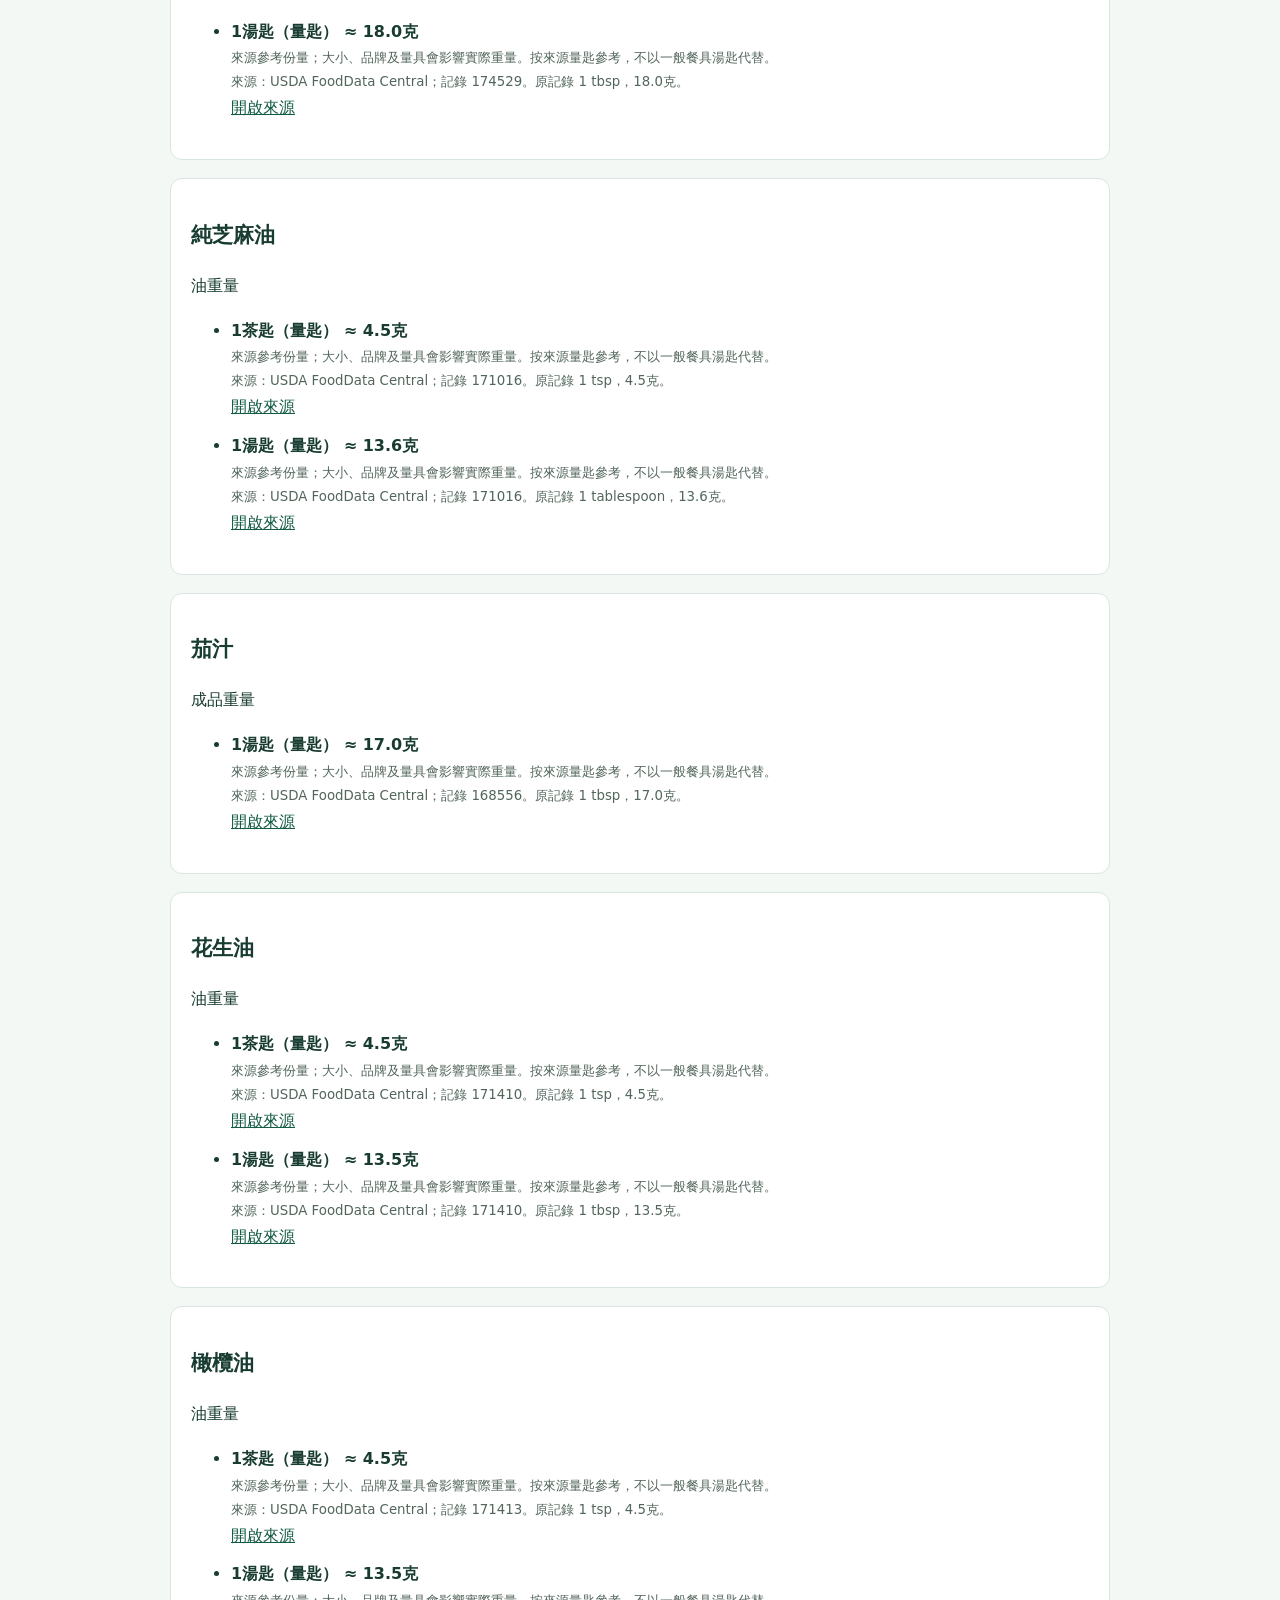
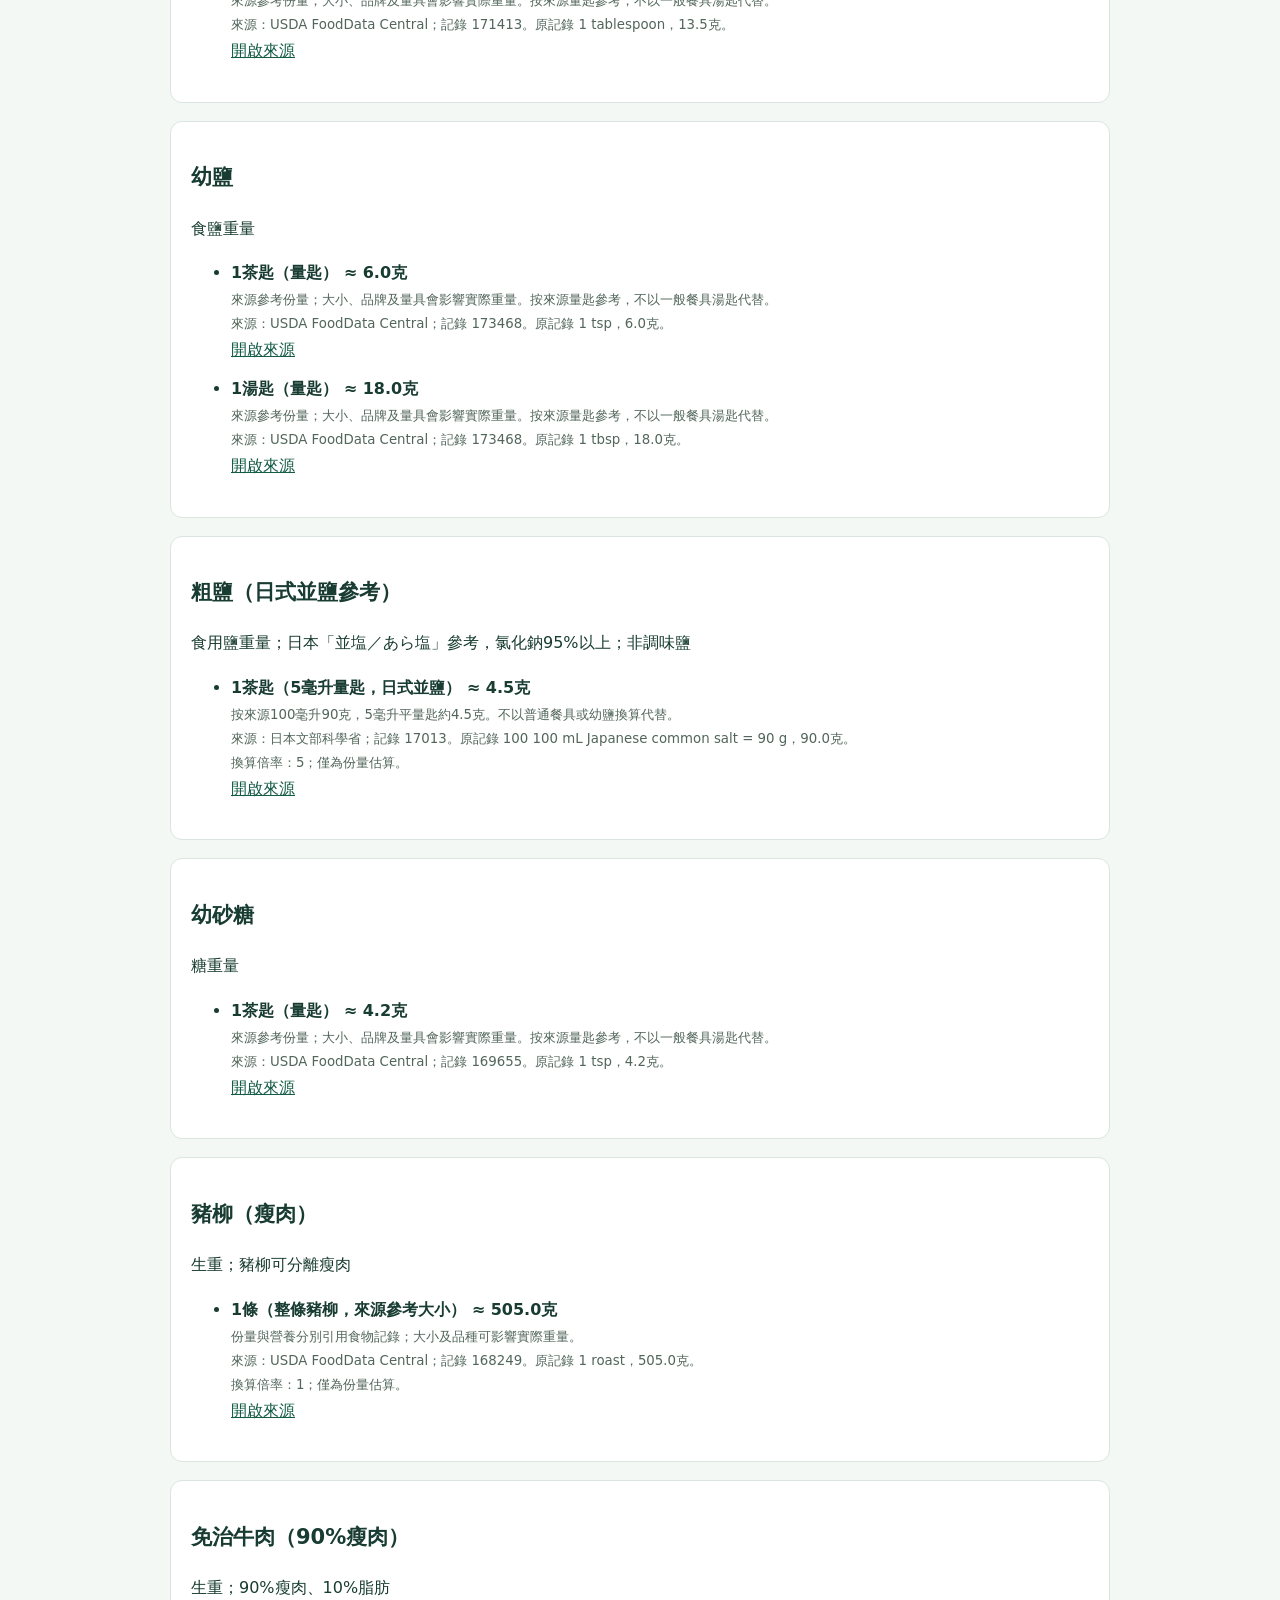
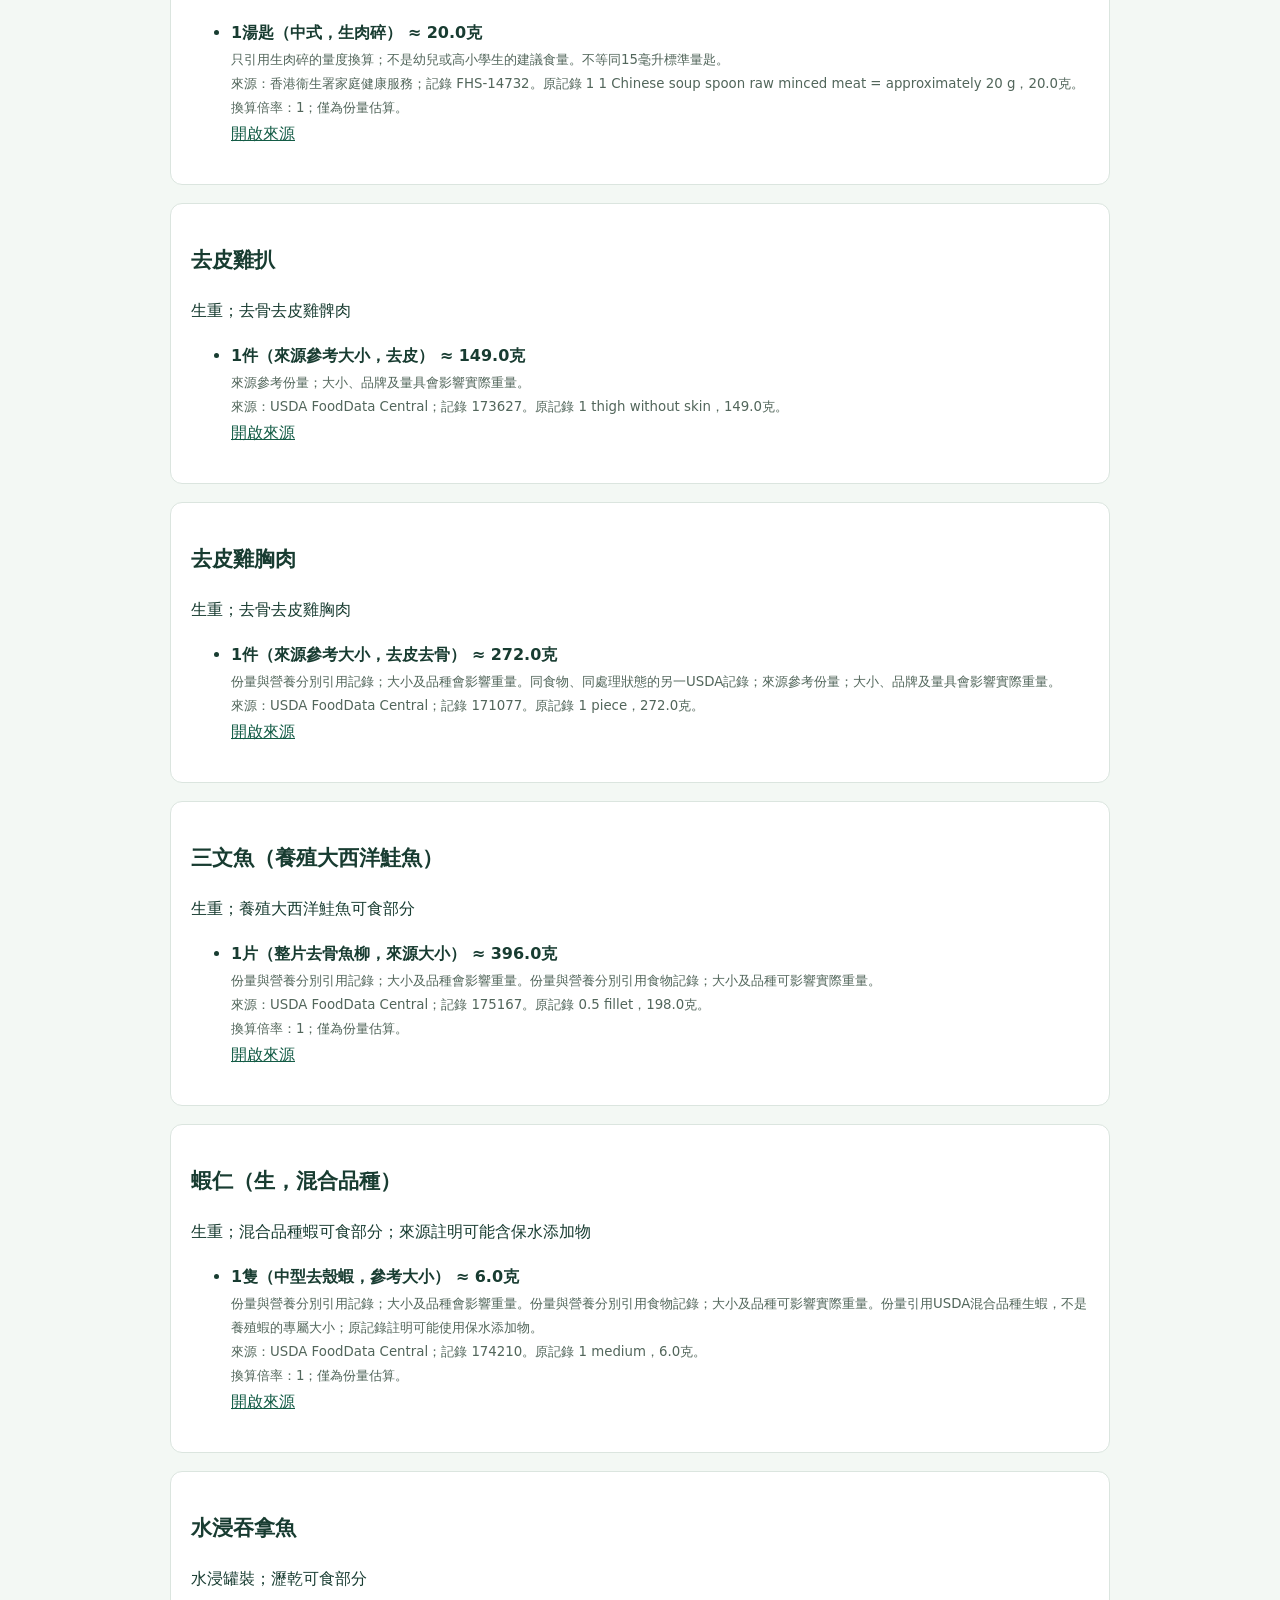
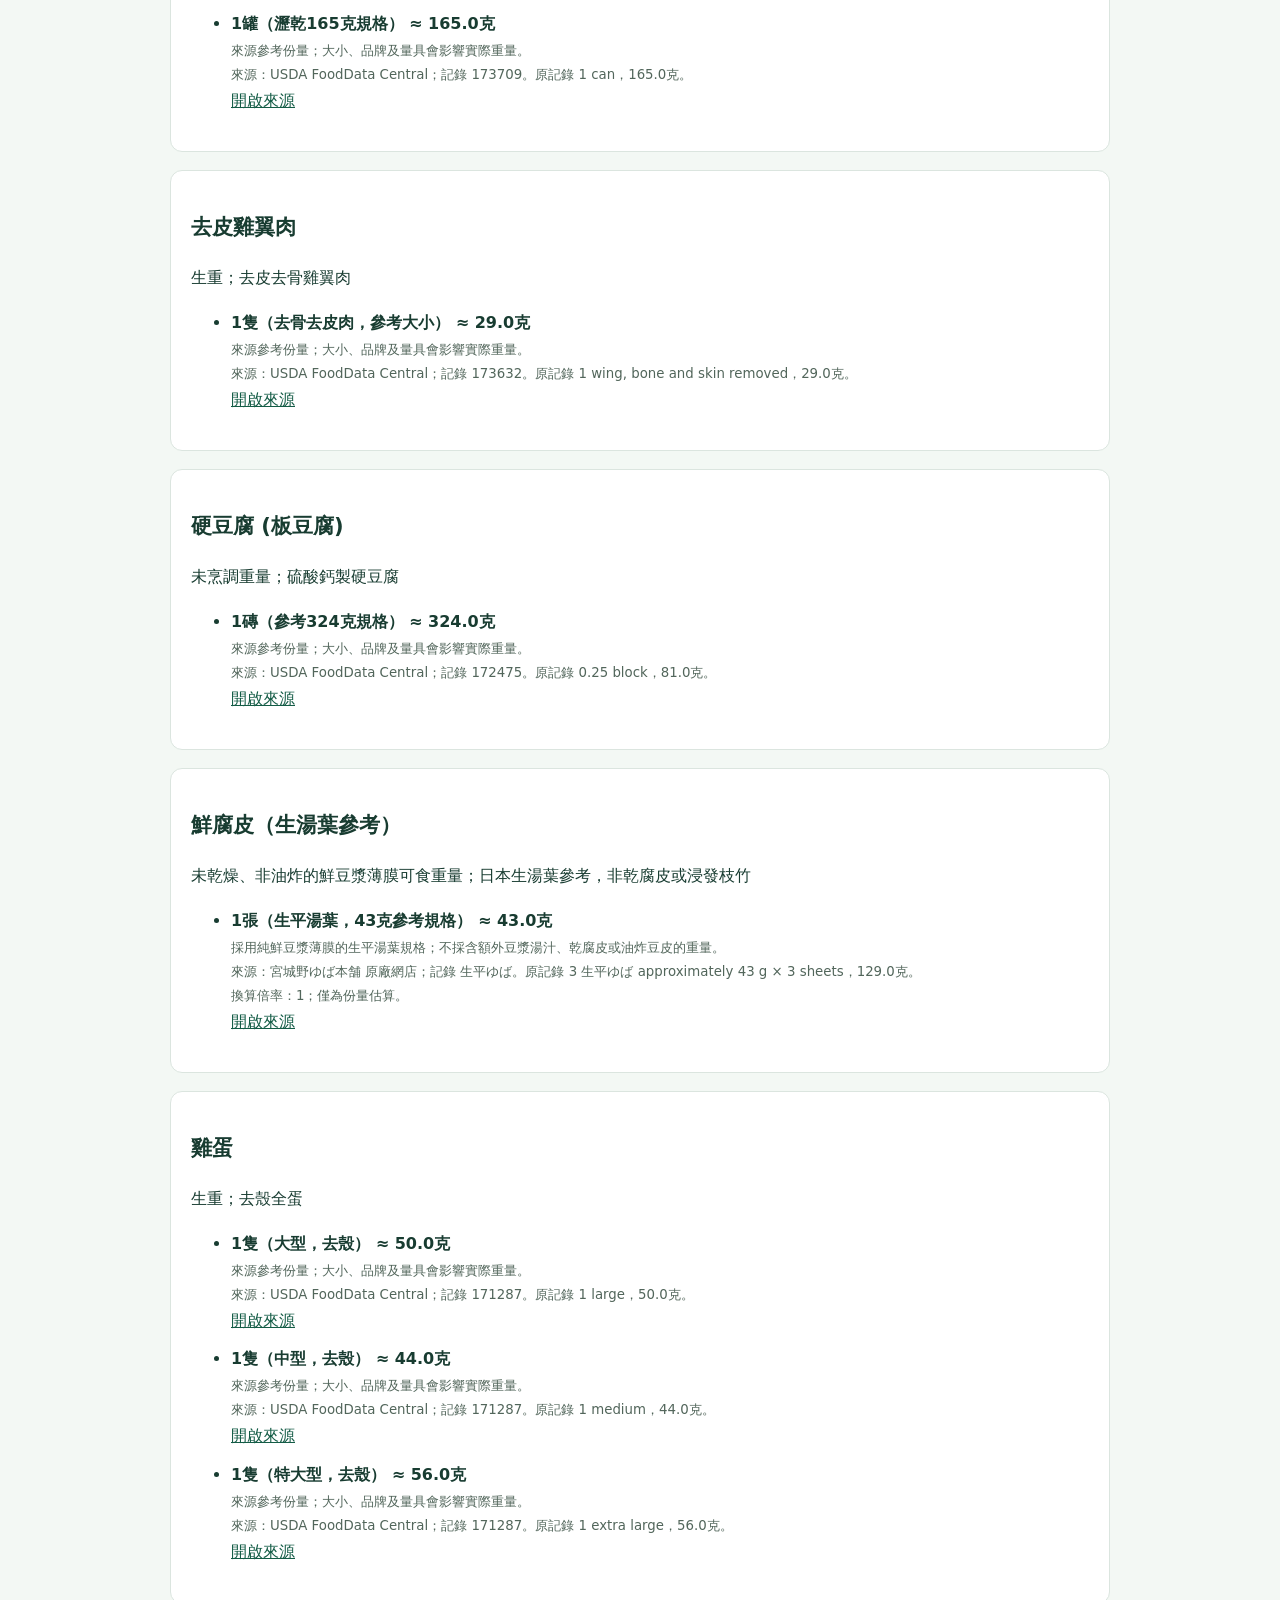
<file: data/portion-sources.html>
<!doctype html><html lang="zh-Hant"><meta charset="utf-8"><meta name="viewport" content="width=device-width,initial-scale=1"><title>學生常用食材份量及來源</title><style>body{font:16px/1.8 system-ui,sans-serif;background:#f3f8f4;color:#183c31;margin:0}main{max-width:940px;margin:auto;padding:24px 16px}article{padding:20px;background:white;border:1px solid #dbe5df;border-radius:12px;margin:18px 0;scroll-margin-top:12px}h1{font-size:28px}h2{font-size:21px}a{color:#145c46;overflow-wrap:anywhere}small{display:block;color:#52665b}li{margin:10px 0}article:target{border:2px solid #239368}</style><main><a href="../index.html">返回餐盤網站</a><h1>學生常用食材份量及來源</h1><p>份量版本：2026-10-27-portions-v3。120款食材均有常用單位；保留準確克數輸入。學生選單不使用兩。碗、杯、隻、個、片均為參考估算，實際大小、切法、包裝及裝填會影響重量；不是建議食量。</p><p>白飯、熟意粉等直接引用衞生署的對應份量；其他250毫升碗如經容量比例換算，會逐項說明。生重與熟重不自動換算。<a href="portion-guides.json">完整份量JSON</a> · <a href="portion-update.json">本次逐項更新記錄</a></p><article id="carb_001"><h2>白飯</h2><p>熟重；無添加鹽</p><ul><li><strong>1碗（衞生署參考） ≈ 198.0克</strong><small>香港衞生署份量參考；碗大小、裝填及煮熟吸水量會影響重量。</small><small>來源：香港衞生署衞生防護中心；記錄 CHP-energy-rice。原記錄 1 白飯1碗約198克，198克。</small><a href="https://www.chp.gov.hk/files/pdf/exn_nutp_058b.pdf" target="_blank" rel="noopener noreferrer">開啟來源</a></li></ul></article><article id="carb_002"><h2>糙米飯</h2><p>熟重</p><ul><li><strong>1碗（240毫升參考） ≈ 250.0克</strong><small>香港衞生署份量參考；碗大小、裝填及煮熟吸水量會影響重量。此表以240毫升作1碗，已在單位註明。</small><small>來源：香港衞生署衞生防護中心；記錄 CHP-fibre-brown-rice。原記錄 1 熟糙米飯1碗250克；該表1碗為240毫升，250克。</small><a href="https://www.chp.gov.hk/files/her/exn_nutp054b_en.pdf" target="_blank" rel="noopener noreferrer">開啟來源</a></li></ul></article><article id="carb_003"><h2>意粉（熟，未強化）</h2><p>熟重；未強化，無添加鹽</p><ul><li><strong>1碗（熟意粉／通粉） ≈ 175.0克</strong><small>香港衞生署份量參考；碗大小、裝填及煮熟吸水量會影響重量。</small><small>來源：香港衞生署衞生防護中心；記錄 CHP-energy-pasta。原記錄 1 熟意粉或通心粉1碗約175克，175克。</small><a href="https://www.chp.gov.hk/files/pdf/exn_nutp_058b.pdf" target="_blank" rel="noopener noreferrer">開啟來源</a></li></ul></article><article id="carb_004"><h2>烏冬（熟，水煮）</h2><p>熟重；水煮烏冬可食部分，不連湯汁；日本標準參考，非特定品牌</p><ul><li><strong>1團（熟烏冬，來源參考大小） ≈ 213.3克</strong><small>採用熟烏冬、不連湯汁；來源¾團約160克，1團約213.3克。不是固定包裝重量或食量建議。</small><small>來源：日本厚生勞動科學研究班營養指導手冊；記錄 2022-guide-v1.4。原記錄 0.75 Boiled udon: approximately 3/4 portion (tama) = 160 g，160.0克。</small><small>換算倍率：1；僅為份量估算。</small><a href="https://www.foodallergy.jp/wp-content/uploads/2026/04/nutritionalmanual2022-20260406.pdf" target="_blank" rel="noopener noreferrer">開啟來源</a></li></ul></article><article id="carb_005"><h2>意大利粉（熟，強化）</h2><p>熟重；強化，無添加鹽</p><ul><li><strong>1碗（熟意粉／通粉） ≈ 175.0克</strong><small>香港衞生署份量參考；碗大小、裝填及煮熟吸水量會影響重量。</small><small>來源：香港衞生署衞生防護中心；記錄 CHP-energy-pasta。原記錄 1 熟意粉或通心粉1碗約175克，175克。</small><a href="https://www.chp.gov.hk/files/pdf/exn_nutp_058b.pdf" target="_blank" rel="noopener noreferrer">開啟來源</a></li></ul></article><article id="carb_006"><h2>全麥方包</h2><p>成品重量</p><ul><li><strong>1片（來源參考厚度） ≈ 32.0克</strong><small>來源參考份量；大小、品牌及量具會影響實際重量。</small><small>來源：USDA FoodData Central；記錄 172688。原記錄 1 slice，32.0克。</small><a href="https://fdc.nal.usda.gov/download-datasets/" target="_blank" rel="noopener noreferrer">開啟來源</a></li></ul></article><article id="carb_008"><h2>蒸薯仔（去皮）</h2><p>熟重；去皮蒸薯仔可食部分</p><ul><li><strong>1個（中型蒸薯仔，來源大小） ≈ 95.0克</strong><small>採用可食熟重；來源2個中型蒸薯仔約190克，1個約95克。不借用水煮薯仔的重量。</small><small>來源：日本厚生勞動科學研究班營養指導手冊；記錄 2022-guide-v1.4。原記錄 2 Steamed potatoes: 2 medium potatoes = 190 g，190.0克。</small><small>換算倍率：1；僅為份量估算。</small><a href="https://www.foodallergy.jp/wp-content/uploads/2026/04/nutritionalmanual2022-20260406.pdf" target="_blank" rel="noopener noreferrer">開啟來源</a></li></ul></article><article id="dairy_001"><h2>全脂牛奶</h2><p>液態重量；乳脂3.25%，無添加維他命A及D</p><ul><li><strong>1杯（來源參考量杯） ≈ 244.0克</strong><small>以來源列出的1杯重量作近似參考，不代表每隻家用杯或每個品牌都一樣；未將毫升當成克。來源參考份量；大小、品牌及量具會影響實際重量。量杯不等同飯碗；工作坊飯碗請由老師另作實測。</small><small>來源：USDA FoodData Central；記錄 172217。原記錄 1 cup，244.0克。</small><a href="https://fdc.nal.usda.gov/download-datasets/" target="_blank" rel="noopener noreferrer">開啟來源</a></li><li><strong>1湯匙（量匙） ≈ 15.0克</strong><small>來源參考份量；大小、品牌及量具會影響實際重量。按來源量匙參考，不以一般餐具湯匙代替。</small><small>來源：USDA FoodData Central；記錄 172217。原記錄 1 tbsp，15.0克。</small><a href="https://fdc.nal.usda.gov/download-datasets/" target="_blank" rel="noopener noreferrer">開啟來源</a></li></ul></article><article id="dairy_002"><h2>脫脂牛奶</h2><p>液態重量；無添加維他命A及D</p><ul><li><strong>1杯（來源參考量杯） ≈ 245.0克</strong><small>以來源列出的1杯重量作近似參考，不代表每隻家用杯或每個品牌都一樣；未將毫升當成克。來源參考份量；大小、品牌及量具會影響實際重量。量杯不等同飯碗；工作坊飯碗請由老師另作實測。</small><small>來源：USDA FoodData Central；記錄 173432。原記錄 1 cup，245.0克。</small><a href="https://fdc.nal.usda.gov/download-datasets/" target="_blank" rel="noopener noreferrer">開啟來源</a></li></ul></article><article id="dairy_003"><h2>低脂原味乳酪</h2><p>成品重量</p><ul><li><strong>1杯裝（170克規格） ≈ 170.0克</strong><small>來源參考份量；大小、品牌及量具會影響實際重量。</small><small>來源：USDA FoodData Central；記錄 170886。原記錄 1 container (6 oz)，170.0克。</small><a href="https://fdc.nal.usda.gov/download-datasets/" target="_blank" rel="noopener noreferrer">開啟來源</a></li></ul></article><article id="dairy_005"><h2>脫脂奶粉</h2><p>乾粉重量；未沖調</p><ul><li><strong>1湯匙（量匙） ≈ 4.6克</strong><small>來源參考份量；大小、品牌及量具會影響實際重量。按來源量匙參考，不以一般餐具湯匙代替。</small><small>來源：USDA FoodData Central；記錄 170877。原記錄 5 tbsp，23.0克。</small><a href="https://fdc.nal.usda.gov/download-datasets/" target="_blank" rel="noopener noreferrer">開啟來源</a></li></ul></article><article id="veg_002"><h2>西蘭花</h2><p>生重；可食部分</p><ul><li><strong>1枝（連梗，約13厘米） ≈ 31.0克</strong><small>生西蘭花，包括菜梗；枝的大小有差異；僅為來源樣本的近似大小，並非每件實物的固定重量。</small><small>來源：USDA FoodData Central；記錄 170379。原記錄 1 spear (about 5&quot; long)，31.0克。</small><a href="https://fdc.nal.usda.gov/food-details/170379/nutrients" target="_blank" rel="noopener noreferrer">開啟來源</a></li></ul></article><article id="veg_003"><h2>菠菜</h2><p>生重；可食部分</p><ul><li><strong>1片葉 ≈ 10.0克</strong><small>生菠菜葉；葉片大小差異可很大；僅為來源樣本的近似大小，並非每件實物的固定重量。</small><small>來源：USDA FoodData Central；記錄 168462。原記錄 1 leaf，10.0克。</small><a href="https://fdc.nal.usda.gov/food-details/168462/nutrients" target="_blank" rel="noopener noreferrer">開啟來源</a></li></ul></article><article id="veg_004"><h2>紅蘿蔔</h2><p>生重；成熟紅蘿蔔可食部分</p><ul><li><strong>1條（中型） ≈ 61.0克</strong><small>同食物、同處理狀態的另一USDA記錄；來源參考份量；大小、品牌及量具會影響實際重量。</small><small>來源：USDA FoodData Central；記錄 170393。原記錄 1 medium，61.0克。</small><a href="https://fdc.nal.usda.gov/download-datasets/" target="_blank" rel="noopener noreferrer">開啟來源</a></li></ul></article><article id="veg_005"><h2>小白菜</h2><p>生重；可食部分</p><ul><li><strong>1片葉 ≈ 14.0克</strong><small>生小白菜葉；品種與葉片大小會影響重量；僅為來源樣本的近似大小，並非每件實物的固定重量。</small><small>來源：USDA FoodData Central；記錄 170390。原記錄 1 leaf，14.0克。</small><a href="https://fdc.nal.usda.gov/food-details/170390/nutrients" target="_blank" rel="noopener noreferrer">開啟來源</a></li></ul></article><article id="veg_006"><h2>番茄</h2><p>生重；成熟紅番茄可食部分</p><ul><li><strong>1個（中型） ≈ 123.0克</strong><small>來源參考份量；大小、品牌及量具會影響實際重量。</small><small>來源：USDA FoodData Central；記錄 170457。原記錄 1 medium whole (2-3/5&quot; dia)，123.0克。</small><a href="https://fdc.nal.usda.gov/download-datasets/" target="_blank" rel="noopener noreferrer">開啟來源</a></li><li><strong>1個（小型） ≈ 91.0克</strong><small>來源參考份量；大小、品牌及量具會影響實際重量。</small><small>來源：USDA FoodData Central；記錄 170457。原記錄 1 small whole (2-2/5&quot; dia)，91.0克。</small><a href="https://fdc.nal.usda.gov/download-datasets/" target="_blank" rel="noopener noreferrer">開啟來源</a></li><li><strong>1個（大型） ≈ 182.0克</strong><small>來源參考份量；大小、品牌及量具會影響實際重量。</small><small>來源：USDA FoodData Central；記錄 170457。原記錄 1 large whole (3&quot; dia)，182.0克。</small><a href="https://fdc.nal.usda.gov/download-datasets/" target="_blank" rel="noopener noreferrer">開啟來源</a></li></ul></article><article id="veg_008"><h2>金針菇</h2><p>未烹調重量；可食部分</p><ul><li><strong>1碗（約250毫升；切片） ≈ 68.7克</strong><small>約250毫升碗；由來源236.6毫升杯按容量比例估算，食材切法及裝填須相近，並非實測碗重。</small><small>來源：USDA FoodData Central；記錄 169382。原記錄 1 cup sliced，65.0克。</small><small>換算倍率：1.0566882；僅為份量估算。</small><a href="https://fdc.nal.usda.gov/download-datasets/" target="_blank" rel="noopener noreferrer">開啟來源</a></li></ul></article><article id="veg_009"><h2>翠玉瓜</h2><p>生重；連皮可食部分</p><ul><li><strong>1條（中型） ≈ 196.0克</strong><small>生翠玉瓜連皮；不同大小重量有差異；僅為來源樣本的近似大小，並非每件實物的固定重量。</small><small>來源：USDA FoodData Central；記錄 169291。原記錄 1 medium，196.0克。</small><a href="https://fdc.nal.usda.gov/food-details/169291/nutrients" target="_blank" rel="noopener noreferrer">開啟來源</a></li></ul></article><article id="veg_010"><h2>南瓜</h2><p>生重；可食部分</p><ul><li><strong>1碗（約250毫升；切粒） ≈ 122.6克</strong><small>約250毫升碗；由來源236.6毫升杯按容量比例估算，食材切法及裝填須相近，並非實測碗重。</small><small>來源：USDA FoodData Central；記錄 168448。原記錄 1 cup (1&quot; cubes)，116.0克。</small><small>換算倍率：1.0566882；僅為份量估算。</small><a href="https://fdc.nal.usda.gov/download-datasets/" target="_blank" rel="noopener noreferrer">開啟來源</a></li></ul></article><article id="fruit_001"><h2>富士蘋果</h2><p>生重；連皮可食部分</p><ul><li><strong>1個（中型） ≈ 192.0克</strong><small>同食物、同處理狀態的另一USDA記錄；來源參考份量；大小、品牌及量具會影響實際重量。</small><small>來源：USDA FoodData Central；記錄 167793。原記錄 1 medium，192.0克。</small><a href="https://fdc.nal.usda.gov/download-datasets/" target="_blank" rel="noopener noreferrer">開啟來源</a></li><li><strong>1個（小型） ≈ 158.0克</strong><small>同食物、同處理狀態的另一USDA記錄；來源參考份量；大小、品牌及量具會影響實際重量。</small><small>來源：USDA FoodData Central；記錄 167793。原記錄 1 small，158.0克。</small><a href="https://fdc.nal.usda.gov/download-datasets/" target="_blank" rel="noopener noreferrer">開啟來源</a></li><li><strong>1個（大型） ≈ 236.0克</strong><small>同食物、同處理狀態的另一USDA記錄；來源參考份量；大小、品牌及量具會影響實際重量。</small><small>來源：USDA FoodData Central；記錄 167793。原記錄 1 large，236.0克。</small><a href="https://fdc.nal.usda.gov/download-datasets/" target="_blank" rel="noopener noreferrer">開啟來源</a></li></ul></article><article id="fruit_002"><h2>香蕉</h2><p>生重；果肉可食部分</p><ul><li><strong>1隻（中型） ≈ 118.0克</strong><small>來源參考份量；大小、品牌及量具會影響實際重量。</small><small>來源：USDA FoodData Central；記錄 173944。原記錄 1 medium (7&quot; to 7-7/8&quot; long)，118.0克。</small><a href="https://fdc.nal.usda.gov/download-datasets/" target="_blank" rel="noopener noreferrer">開啟來源</a></li><li><strong>1隻（小型） ≈ 101.0克</strong><small>來源參考份量；大小、品牌及量具會影響實際重量。</small><small>來源：USDA FoodData Central；記錄 173944。原記錄 1 small (6&quot; to 6-7/8&quot; long)，101.0克。</small><a href="https://fdc.nal.usda.gov/download-datasets/" target="_blank" rel="noopener noreferrer">開啟來源</a></li><li><strong>1隻（大型） ≈ 136.0克</strong><small>來源參考份量；大小、品牌及量具會影響實際重量。</small><small>來源：USDA FoodData Central；記錄 173944。原記錄 1 large (8&quot; to 8-7/8&quot; long)，136.0克。</small><a href="https://fdc.nal.usda.gov/download-datasets/" target="_blank" rel="noopener noreferrer">開啟來源</a></li></ul></article><article id="fruit_003"><h2>臍橙</h2><p>生重；臍橙可食部分</p><ul><li><strong>1個（直徑約7.3厘米） ≈ 140.0克</strong><small>來源參考份量；大小、品牌及量具會影響實際重量。</small><small>來源：USDA FoodData Central；記錄 746771。原記錄 1.0  2-7/8&quot; dia，140.0克。</small><a href="https://fdc.nal.usda.gov/download-datasets/" target="_blank" rel="noopener noreferrer">開啟來源</a></li></ul></article><article id="fruit_004"><h2>奇異果</h2><p>生重；去皮可食部分</p><ul><li><strong>1個（直徑約5.1厘米） ≈ 69.0克</strong><small>同食物、同處理狀態的另一USDA記錄；來源參考份量；大小、品牌及量具會影響實際重量。</small><small>來源：USDA FoodData Central；記錄 168153。原記錄 1 fruit (2&quot; dia)，69.0克。</small><a href="https://fdc.nal.usda.gov/download-datasets/" target="_blank" rel="noopener noreferrer">開啟來源</a></li></ul></article><article id="fruit_005"><h2>提子</h2><p>生重；可食部分</p><ul><li><strong>1粒（來源參考大小） ≈ 4.9克</strong><small>來源參考份量；大小、品牌及量具會影響實際重量。</small><small>來源：USDA FoodData Central；記錄 174683。原記錄 10 grapes，49.0克。</small><a href="https://fdc.nal.usda.gov/download-datasets/" target="_blank" rel="noopener noreferrer">開啟來源</a></li></ul></article><article id="fruit_006"><h2>西瓜</h2><p>生重；西瓜果肉</p><ul><li><strong>1角（約整個西瓜的1/16） ≈ 286.0克</strong><small>果肉，不包括瓜皮；來源西瓜約長38厘米，大小會影響重量；僅為來源樣本的近似大小，並非每件實物的固定重量。</small><small>來源：USDA FoodData Central；記錄 167765。原記錄 1 wedge (approx 1/16 of melon)，286.0克。</small><a href="https://fdc.nal.usda.gov/food-details/167765/nutrients" target="_blank" rel="noopener noreferrer">開啟來源</a></li></ul></article><article id="fruit_007"><h2>木瓜</h2><p>生重；可食部分</p><ul><li><strong>1個（小型） ≈ 157.0克</strong><small>來源參考份量；大小、品牌及量具會影響實際重量。</small><small>來源：USDA FoodData Central；記錄 169926。原記錄 1 fruit, small，157.0克。</small><a href="https://fdc.nal.usda.gov/download-datasets/" target="_blank" rel="noopener noreferrer">開啟來源</a></li></ul></article><article id="seas_001"><h2>醬油（大豆及小麥製）</h2><p>成品重量；大豆及小麥製醬油</p><ul><li><strong>1茶匙（量匙） ≈ 5.3克</strong><small>來源參考份量；大小、品牌及量具會影響實際重量。按來源量匙參考，不以一般餐具湯匙代替。</small><small>來源：USDA FoodData Central；記錄 174277。原記錄 1 tsp，5.3克。</small><a href="https://fdc.nal.usda.gov/download-datasets/" target="_blank" rel="noopener noreferrer">開啟來源</a></li><li><strong>1湯匙（量匙） ≈ 16.0克</strong><small>來源參考份量；大小、品牌及量具會影響實際重量。按來源量匙參考，不以一般餐具湯匙代替。</small><small>來源：USDA FoodData Central；記錄 174277。原記錄 1 tbsp，16.0克。</small><a href="https://fdc.nal.usda.gov/download-datasets/" target="_blank" rel="noopener noreferrer">開啟來源</a></li></ul></article><article id="seas_002"><h2>蠔油</h2><p>成品重量</p><ul><li><strong>1湯匙（量匙） ≈ 18.0克</strong><small>來源參考份量；大小、品牌及量具會影響實際重量。按來源量匙參考，不以一般餐具湯匙代替。</small><small>來源：USDA FoodData Central；記錄 174529。原記錄 1 tbsp，18.0克。</small><a href="https://fdc.nal.usda.gov/download-datasets/" target="_blank" rel="noopener noreferrer">開啟來源</a></li></ul></article><article id="seas_003"><h2>純芝麻油</h2><p>油重量</p><ul><li><strong>1茶匙（量匙） ≈ 4.5克</strong><small>來源參考份量；大小、品牌及量具會影響實際重量。按來源量匙參考，不以一般餐具湯匙代替。</small><small>來源：USDA FoodData Central；記錄 171016。原記錄 1 tsp，4.5克。</small><a href="https://fdc.nal.usda.gov/download-datasets/" target="_blank" rel="noopener noreferrer">開啟來源</a></li><li><strong>1湯匙（量匙） ≈ 13.6克</strong><small>來源參考份量；大小、品牌及量具會影響實際重量。按來源量匙參考，不以一般餐具湯匙代替。</small><small>來源：USDA FoodData Central；記錄 171016。原記錄 1 tablespoon，13.6克。</small><a href="https://fdc.nal.usda.gov/download-datasets/" target="_blank" rel="noopener noreferrer">開啟來源</a></li></ul></article><article id="seas_004"><h2>茄汁</h2><p>成品重量</p><ul><li><strong>1湯匙（量匙） ≈ 17.0克</strong><small>來源參考份量；大小、品牌及量具會影響實際重量。按來源量匙參考，不以一般餐具湯匙代替。</small><small>來源：USDA FoodData Central；記錄 168556。原記錄 1 tbsp，17.0克。</small><a href="https://fdc.nal.usda.gov/download-datasets/" target="_blank" rel="noopener noreferrer">開啟來源</a></li></ul></article><article id="seas_007"><h2>花生油</h2><p>油重量</p><ul><li><strong>1茶匙（量匙） ≈ 4.5克</strong><small>來源參考份量；大小、品牌及量具會影響實際重量。按來源量匙參考，不以一般餐具湯匙代替。</small><small>來源：USDA FoodData Central；記錄 171410。原記錄 1 tsp，4.5克。</small><a href="https://fdc.nal.usda.gov/download-datasets/" target="_blank" rel="noopener noreferrer">開啟來源</a></li><li><strong>1湯匙（量匙） ≈ 13.5克</strong><small>來源參考份量；大小、品牌及量具會影響實際重量。按來源量匙參考，不以一般餐具湯匙代替。</small><small>來源：USDA FoodData Central；記錄 171410。原記錄 1 tbsp，13.5克。</small><a href="https://fdc.nal.usda.gov/download-datasets/" target="_blank" rel="noopener noreferrer">開啟來源</a></li></ul></article><article id="seas_008"><h2>橄欖油</h2><p>油重量</p><ul><li><strong>1茶匙（量匙） ≈ 4.5克</strong><small>來源參考份量；大小、品牌及量具會影響實際重量。按來源量匙參考，不以一般餐具湯匙代替。</small><small>來源：USDA FoodData Central；記錄 171413。原記錄 1 tsp，4.5克。</small><a href="https://fdc.nal.usda.gov/download-datasets/" target="_blank" rel="noopener noreferrer">開啟來源</a></li><li><strong>1湯匙（量匙） ≈ 13.5克</strong><small>來源參考份量；大小、品牌及量具會影響實際重量。按來源量匙參考，不以一般餐具湯匙代替。</small><small>來源：USDA FoodData Central；記錄 171413。原記錄 1 tablespoon，13.5克。</small><a href="https://fdc.nal.usda.gov/download-datasets/" target="_blank" rel="noopener noreferrer">開啟來源</a></li></ul></article><article id="seas_009"><h2>幼鹽</h2><p>食鹽重量</p><ul><li><strong>1茶匙（量匙） ≈ 6.0克</strong><small>來源參考份量；大小、品牌及量具會影響實際重量。按來源量匙參考，不以一般餐具湯匙代替。</small><small>來源：USDA FoodData Central；記錄 173468。原記錄 1 tsp，6.0克。</small><a href="https://fdc.nal.usda.gov/download-datasets/" target="_blank" rel="noopener noreferrer">開啟來源</a></li><li><strong>1湯匙（量匙） ≈ 18.0克</strong><small>來源參考份量；大小、品牌及量具會影響實際重量。按來源量匙參考，不以一般餐具湯匙代替。</small><small>來源：USDA FoodData Central；記錄 173468。原記錄 1 tbsp，18.0克。</small><a href="https://fdc.nal.usda.gov/download-datasets/" target="_blank" rel="noopener noreferrer">開啟來源</a></li></ul></article><article id="seas_010"><h2>粗鹽（日式並鹽參考）</h2><p>食用鹽重量；日本「並塩／あら塩」參考，氯化鈉95%以上；非調味鹽</p><ul><li><strong>1茶匙（5毫升量匙，日式並鹽） ≈ 4.5克</strong><small>按來源100毫升90克，5毫升平量匙約4.5克。不以普通餐具或幼鹽換算代替。</small><small>來源：日本文部科學省；記錄 17013。原記錄 100 100 mL Japanese common salt = 90 g，90.0克。</small><small>換算倍率：5；僅為份量估算。</small><a href="https://fooddb.mext.go.jp/details/foodInfo.pl?ITEM_NO=17_17013_6&amp;VIEW_POPUP=1" target="_blank" rel="noopener noreferrer">開啟來源</a></li></ul></article><article id="seas_006"><h2>幼砂糖</h2><p>糖重量</p><ul><li><strong>1茶匙（量匙） ≈ 4.2克</strong><small>來源參考份量；大小、品牌及量具會影響實際重量。按來源量匙參考，不以一般餐具湯匙代替。</small><small>來源：USDA FoodData Central；記錄 169655。原記錄 1 tsp，4.2克。</small><a href="https://fdc.nal.usda.gov/download-datasets/" target="_blank" rel="noopener noreferrer">開啟來源</a></li></ul></article><article id="meat_001"><h2>豬柳（瘦肉）</h2><p>生重；豬柳可分離瘦肉</p><ul><li><strong>1條（整條豬柳，來源參考大小） ≈ 505.0克</strong><small>份量與營養分別引用食物記錄；大小及品種可影響實際重量。</small><small>來源：USDA FoodData Central；記錄 168249。原記錄 1 roast，505.0克。</small><small>換算倍率：1；僅為份量估算。</small><a href="https://fdc.nal.usda.gov/food-details/168249/nutrients" target="_blank" rel="noopener noreferrer">開啟來源</a></li></ul></article><article id="meat_002"><h2>免治牛肉（90%瘦肉）</h2><p>生重；90%瘦肉、10%脂肪</p><ul><li><strong>1湯匙（中式，生肉碎） ≈ 20.0克</strong><small>只引用生肉碎的量度換算；不是幼兒或高小學生的建議食量。不等同15毫升標準量匙。</small><small>來源：香港衞生署家庭健康服務；記錄 FHS-14732。原記錄 1 1 Chinese soup spoon raw minced meat = approximately 20 g，20.0克。</small><small>換算倍率：1；僅為份量估算。</small><a href="https://www.fhs.gov.hk/tc_chi/health_info/child/14732.html" target="_blank" rel="noopener noreferrer">開啟來源</a></li></ul></article><article id="meat_003"><h2>去皮雞扒</h2><p>生重；去骨去皮雞髀肉</p><ul><li><strong>1件（來源參考大小，去皮） ≈ 149.0克</strong><small>來源參考份量；大小、品牌及量具會影響實際重量。</small><small>來源：USDA FoodData Central；記錄 173627。原記錄 1 thigh without skin，149.0克。</small><a href="https://fdc.nal.usda.gov/download-datasets/" target="_blank" rel="noopener noreferrer">開啟來源</a></li></ul></article><article id="meat_004"><h2>去皮雞胸肉</h2><p>生重；去骨去皮雞胸肉</p><ul><li><strong>1件（來源參考大小，去皮去骨） ≈ 272.0克</strong><small>份量與營養分別引用記錄；大小及品種會影響重量。同食物、同處理狀態的另一USDA記錄；來源參考份量；大小、品牌及量具會影響實際重量。</small><small>來源：USDA FoodData Central；記錄 171077。原記錄 1 piece，272.0克。</small><a href="https://fdc.nal.usda.gov/download-datasets/" target="_blank" rel="noopener noreferrer">開啟來源</a></li></ul></article><article id="meat_005"><h2>三文魚（養殖大西洋鮭魚）</h2><p>生重；養殖大西洋鮭魚可食部分</p><ul><li><strong>1片（整片去骨魚柳，來源大小） ≈ 396.0克</strong><small>份量與營養分別引用記錄；大小及品種會影響重量。份量與營養分別引用食物記錄；大小及品種可影響實際重量。</small><small>來源：USDA FoodData Central；記錄 175167。原記錄 0.5 fillet，198.0克。</small><small>換算倍率：1；僅為份量估算。</small><a href="https://fdc.nal.usda.gov/food-details/175167/nutrients" target="_blank" rel="noopener noreferrer">開啟來源</a></li></ul></article><article id="meat_007"><h2>蝦仁（生，混合品種）</h2><p>生重；混合品種蝦可食部分；來源註明可能含保水添加物</p><ul><li><strong>1隻（中型去殼蝦，參考大小） ≈ 6.0克</strong><small>份量與營養分別引用記錄；大小及品種會影響重量。份量與營養分別引用食物記錄；大小及品種可影響實際重量。份量引用USDA混合品種生蝦，不是養殖蝦的專屬大小；原記錄註明可能使用保水添加物。</small><small>來源：USDA FoodData Central；記錄 174210。原記錄 1 medium，6.0克。</small><small>換算倍率：1；僅為份量估算。</small><a href="https://fdc.nal.usda.gov/food-details/174210/nutrients" target="_blank" rel="noopener noreferrer">開啟來源</a></li></ul></article><article id="meat_009"><h2>水浸吞拿魚</h2><p>水浸罐裝；瀝乾可食部分</p><ul><li><strong>1罐（瀝乾165克規格） ≈ 165.0克</strong><small>來源參考份量；大小、品牌及量具會影響實際重量。</small><small>來源：USDA FoodData Central；記錄 173709。原記錄 1 can，165.0克。</small><a href="https://fdc.nal.usda.gov/download-datasets/" target="_blank" rel="noopener noreferrer">開啟來源</a></li></ul></article><article id="meat_010"><h2>去皮雞翼肉</h2><p>生重；去皮去骨雞翼肉</p><ul><li><strong>1隻（去骨去皮肉，參考大小） ≈ 29.0克</strong><small>來源參考份量；大小、品牌及量具會影響實際重量。</small><small>來源：USDA FoodData Central；記錄 173632。原記錄 1 wing, bone and skin removed，29.0克。</small><a href="https://fdc.nal.usda.gov/download-datasets/" target="_blank" rel="noopener noreferrer">開啟來源</a></li></ul></article><article id="soy_002"><h2>硬豆腐 (板豆腐)</h2><p>未烹調重量；硫酸鈣製硬豆腐</p><ul><li><strong>1磚（參考324克規格） ≈ 324.0克</strong><small>來源參考份量；大小、品牌及量具會影響實際重量。</small><small>來源：USDA FoodData Central；記錄 172475。原記錄 0.25 block，81.0克。</small><a href="https://fdc.nal.usda.gov/download-datasets/" target="_blank" rel="noopener noreferrer">開啟來源</a></li></ul></article><article id="soy_004"><h2>鮮腐皮（生湯葉參考）</h2><p>未乾燥、非油炸的鮮豆漿薄膜可食重量；日本生湯葉參考，非乾腐皮或浸發枝竹</p><ul><li><strong>1張（生平湯葉，43克參考規格） ≈ 43.0克</strong><small>採用純鮮豆漿薄膜的生平湯葉規格；不採含額外豆漿湯汁、乾腐皮或油炸豆皮的重量。</small><small>來源：宮城野ゆば本舗 原廠網店；記錄 生平ゆば。原記錄 3 生平ゆば approximately 43 g × 3 sheets，129.0克。</small><small>換算倍率：1；僅為份量估算。</small><a href="https://miyaginoyuba.official.ec/" target="_blank" rel="noopener noreferrer">開啟來源</a></li></ul></article><article id="egg_001"><h2>雞蛋</h2><p>生重；去殼全蛋</p><ul><li><strong>1隻（大型，去殼） ≈ 50.0克</strong><small>來源參考份量；大小、品牌及量具會影響實際重量。</small><small>來源：USDA FoodData Central；記錄 171287。原記錄 1 large，50.0克。</small><a href="https://fdc.nal.usda.gov/download-datasets/" target="_blank" rel="noopener noreferrer">開啟來源</a></li><li><strong>1隻（中型，去殼） ≈ 44.0克</strong><small>來源參考份量；大小、品牌及量具會影響實際重量。</small><small>來源：USDA FoodData Central；記錄 171287。原記錄 1 medium，44.0克。</small><a href="https://fdc.nal.usda.gov/download-datasets/" target="_blank" rel="noopener noreferrer">開啟來源</a></li><li><strong>1隻（特大型，去殼） ≈ 56.0克</strong><small>來源參考份量；大小、品牌及量具會影響實際重量。</small><small>來源：USDA FoodData Central；記錄 171287。原記錄 1 extra large，56.0克。</small><a href="https://fdc.nal.usda.gov/download-datasets/" target="_blank" rel="noopener noreferrer">開啟來源</a></li></ul></article><article id="egg_002"><h2>鵪鶉蛋</h2><p>生重；去殼全蛋</p><ul><li><strong>1隻（去殼） ≈ 9.0克</strong><small>來源參考份量；大小、品牌及量具會影響實際重量。</small><small>來源：USDA FoodData Central；記錄 172191。原記錄 1 egg，9.0克。</small><a href="https://fdc.nal.usda.gov/download-datasets/" target="_blank" rel="noopener noreferrer">開啟來源</a></li></ul></article><article id="soy_003"><h2>無糖豆漿</h2><p>液態重量；原味無糖，常溫保存型</p><ul><li><strong>1杯（來源參考量杯） ≈ 243.0克</strong><small>以來源列出的1杯重量作近似參考，不代表每隻家用杯或每個品牌都一樣；未將毫升當成克。份量與營養分別引用食物記錄；大小及品種可影響實際重量。份量引用USDA無糖加鈣豆漿；僅作量杯重量參考，非目前品牌或配方的密度實測。營養沿用原記錄。</small><small>來源：USDA FoodData Central；記錄 175215。原記錄 1 cup，243.0克。</small><small>換算倍率：1；僅為份量估算。</small><a href="https://fdc.nal.usda.gov/food-details/175215/nutrients" target="_blank" rel="noopener noreferrer">開啟來源</a></li></ul></article><article id="liq_001"><h2>清水</h2><p>飲用自來水重量</p><ul><li><strong>1杯（250毫升清水） ≈ 250.0克</strong><small>按來源1公升清水約1000克換算；只適用清水，不套用於牛奶、油或其他飲品。</small><small>來源：USDA FoodData Central；記錄 173647。原記錄 1000 1000毫升清水（1公升），1000.0克。</small><small>換算倍率：250；僅為份量估算。</small><a href="https://fdc.nal.usda.gov/download-datasets/" target="_blank" rel="noopener noreferrer">開啟來源</a></li></ul></article><article id="liq_002"><h2>100% 蘋果汁</h2><p>液態重量；無糖、無添加維他命C</p><ul><li><strong>1杯（來源參考量杯） ≈ 248.0克</strong><small>以來源列出的1杯重量作近似參考，不代表每隻家用杯或每個品牌都一樣；未將毫升當成克。來源參考份量；大小、品牌及量具會影響實際重量。量杯不等同飯碗；工作坊飯碗請由老師另作實測。</small><small>來源：USDA FoodData Central；記錄 173933。原記錄 1 cup，248.0克。</small><a href="https://fdc.nal.usda.gov/download-datasets/" target="_blank" rel="noopener noreferrer">開啟來源</a></li></ul></article><article id="grain_009"><h2>原片燕麥</h2><p>乾重；未煮原片燕麥</p><ul><li><strong>1碗（240毫升乾燕麥） ≈ 81.0克</strong><small>香港衞生署份量參考；碗大小、裝填及煮熟吸水量會影響重量。此表以240毫升作1碗，已在單位註明。</small><small>來源：香港衞生署衞生防護中心；記錄 CHP-fibre-oats。原記錄 0.3333333333333333 乾燕麥片⅓碗約27克；該表1碗為240毫升，27克。</small><a href="https://www.chp.gov.hk/files/her/exn_nutp054b_en.pdf" target="_blank" rel="noopener noreferrer">開啟來源</a></li></ul></article><article id="grain_010"><h2>燕麥粥（清水煮，無鹽）</h2><p>熟重；清水煮，無添加鹽</p><ul><li><strong>1碗（熟麥皮） ≈ 293.0克</strong><small>香港衞生署份量參考；碗大小、裝填及煮熟吸水量會影響重量。</small><small>來源：香港衞生署衞生防護中心；記錄 CHP-energy-oatmeal。原記錄 1 熟麥皮1碗約293克，293克。</small><a href="https://www.chp.gov.hk/files/pdf/exn_nutp_058b.pdf" target="_blank" rel="noopener noreferrer">開啟來源</a></li><li><strong>1湯匙（量匙） ≈ 14.6克</strong><small>來源參考份量；大小、品牌及量具會影響實際重量。按來源量匙參考，不以一般餐具湯匙代替。</small><small>來源：USDA FoodData Central；記錄 173905。原記錄 1 tbsp，14.6克。</small><a href="https://fdc.nal.usda.gov/download-datasets/" target="_blank" rel="noopener noreferrer">開啟來源</a></li></ul></article><article id="grain_011"><h2>番薯（水煮去皮）</h2><p>熟重；水煮去皮，無添加鹽</p><ul><li><strong>1個（中型，去皮水煮） ≈ 151.0克</strong><small>來源參考份量；大小、品牌及量具會影響實際重量。</small><small>來源：USDA FoodData Central；記錄 168484。原記錄 1 medium，151.0克。</small><a href="https://fdc.nal.usda.gov/download-datasets/" target="_blank" rel="noopener noreferrer">開啟來源</a></li></ul></article><article id="grain_012"><h2>甜粟米粒（生）</h2><p>生重；黃白甜粟米可食部分</p><ul><li><strong>1條（中型粟米的生粟米粒） ≈ 102.0克</strong><small>只計去芯後的生粟米粒；不包括粟米芯；僅為來源樣本的近似大小，並非每件實物的固定重量。</small><small>來源：USDA FoodData Central；記錄 169998。原記錄 1 ear, medium (6-3/4&quot; to 7-1/2&quot; long) yields，102.0克。</small><a href="https://fdc.nal.usda.gov/food-details/169998/nutrients" target="_blank" rel="noopener noreferrer">開啟來源</a></li></ul></article><article id="grain_013"><h2>藜麥（熟）</h2><p>熟重</p><ul><li><strong>1碗（熟藜麥） ≈ 232.0克</strong><small>香港衞生署份量參考；碗大小、裝填及煮熟吸水量會影響重量。</small><small>來源：香港衞生署衞生防護中心；記錄 CHP-energy-quinoa。原記錄 1 熟藜麥1碗約232克，232克。</small><a href="https://www.chp.gov.hk/files/pdf/exn_nutp_058b.pdf" target="_blank" rel="noopener noreferrer">開啟來源</a></li></ul></article><article id="grain_014"><h2>米粉（乾）</h2><p>乾重；未煮</p><ul><li><strong>1包（乾米粉200克參考規格） ≈ 200.0克</strong><small>常用份量只作近似量度，並非建議食量。引用未吸水乾米粉200克規格；非糙米米粉、粉絲或煮熟米粉。不是所有品牌一包都200克。</small><small>來源：源順米粉製造商產品頁；記錄 佛祖牌100%純米米粉。原記錄 1 佛祖牌100%純米米粉：單包重量200 g，200.0克。</small><small>換算倍率：1；僅為份量估算。</small><a href="https://isun.hc.net.tw/231454307052525/index.php" target="_blank" rel="noopener noreferrer">開啟來源</a></li></ul></article><article id="grain_015"><h2>米粉（熟）</h2><p>熟重</p><ul><li><strong>1碗（約250毫升） ≈ 186.0克</strong><small>約250毫升碗；由來源236.6毫升杯按容量比例估算，食材切法及裝填須相近，並非實測碗重。</small><small>來源：USDA FoodData Central；記錄 168914。原記錄 1 cup，176.0克。</small><small>換算倍率：1.0566882；僅為份量估算。</small><a href="https://fdc.nal.usda.gov/download-datasets/" target="_blank" rel="noopener noreferrer">開啟來源</a></li></ul></article><article id="grain_016"><h2>白米（乾，長粒）</h2><p>乾重；未煮，未強化長粒白米</p><ul><li><strong>1碗（約250毫升） ≈ 195.5克</strong><small>約250毫升碗；由來源236.6毫升杯按容量比例估算，食材切法及裝填須相近，並非實測碗重。</small><small>來源：USDA FoodData Central；記錄 169756。原記錄 1 cup，185.0克。</small><small>換算倍率：1.0566882；僅為份量估算。</small><a href="https://fdc.nal.usda.gov/download-datasets/" target="_blank" rel="noopener noreferrer">開啟來源</a></li></ul></article><article id="grain_017"><h2>薯仔（水煮去皮，無鹽）</h2><p>熟重；水煮去皮，無添加鹽</p><ul><li><strong>1個（中型，去皮水煮） ≈ 167.0克</strong><small>來源參考份量；大小、品牌及量具會影響實際重量。</small><small>來源：USDA FoodData Central；記錄 170440。原記錄 1 medium (2-1/4&quot; to 3-1/4&quot; dia.)，167.0克。</small><a href="https://fdc.nal.usda.gov/download-datasets/" target="_blank" rel="noopener noreferrer">開啟來源</a></li><li><strong>1個（小型，去皮水煮） ≈ 125.0克</strong><small>來源參考份量；大小、品牌及量具會影響實際重量。</small><small>來源：USDA FoodData Central；記錄 170440。原記錄 1 small (1-3/4&quot; to 2-1/2&quot; dia.)，125.0克。</small><a href="https://fdc.nal.usda.gov/download-datasets/" target="_blank" rel="noopener noreferrer">開啟來源</a></li></ul></article><article id="veg_011"><h2>椰菜（綠）</h2><p>生重；可食部分</p><ul><li><strong>1個（中型） ≈ 908.0克</strong><small>來源參考份量；大小、品牌及量具會影響實際重量。</small><small>來源：USDA FoodData Central；記錄 169975。原記錄 1 head, medium (about 5-3/4&quot; dia)，908.0克。</small><a href="https://fdc.nal.usda.gov/download-datasets/" target="_blank" rel="noopener noreferrer">開啟來源</a></li></ul></article><article id="veg_012"><h2>紫椰菜</h2><p>生重；可食部分</p><ul><li><strong>1個（中型） ≈ 839.0克</strong><small>來源參考份量；大小、品牌及量具會影響實際重量。</small><small>來源：USDA FoodData Central；記錄 169977。原記錄 1 head, medium (about 5&quot; dia)，839.0克。</small><a href="https://fdc.nal.usda.gov/download-datasets/" target="_blank" rel="noopener noreferrer">開啟來源</a></li></ul></article><article id="veg_013"><h2>白菜花</h2><p>生重；可食部分</p><ul><li><strong>1朵（小朵花球） ≈ 13.0克</strong><small>生白菜花，切開後一朵的大小有差異；僅為來源樣本的近似大小，並非每件實物的固定重量。</small><small>來源：USDA FoodData Central；記錄 169986。原記錄 1 floweret，13.0克。</small><a href="https://fdc.nal.usda.gov/food-details/169986/nutrients" target="_blank" rel="noopener noreferrer">開啟來源</a></li></ul></article><article id="veg_014"><h2>西生菜</h2><p>生重；可食部分</p><ul><li><strong>1片葉（中型） ≈ 8.0克</strong><small>來源參考份量；大小、品牌及量具會影響實際重量。</small><small>來源：USDA FoodData Central；記錄 169248。原記錄 1 leaf, medium，8.0克。</small><a href="https://fdc.nal.usda.gov/download-datasets/" target="_blank" rel="noopener noreferrer">開啟來源</a></li></ul></article><article id="veg_015"><h2>羅馬生菜</h2><p>生重；可食部分</p><ul><li><strong>1片葉（外層） ≈ 28.0克</strong><small>來源參考份量；大小、品牌及量具會影響實際重量。</small><small>來源：USDA FoodData Central；記錄 169247。原記錄 1 leaf outer，28.0克。</small><a href="https://fdc.nal.usda.gov/download-datasets/" target="_blank" rel="noopener noreferrer">開啟來源</a></li></ul></article><article id="veg_016"><h2>青瓜（連皮）</h2><p>生重；連皮可食部分</p><ul><li><strong>1條（長約21厘米） ≈ 301.0克</strong><small>來源參考份量；大小、品牌及量具會影響實際重量。</small><small>來源：USDA FoodData Central；記錄 168409。原記錄 1 cucumber (8-1/4&quot;)，301.0克。</small><a href="https://fdc.nal.usda.gov/download-datasets/" target="_blank" rel="noopener noreferrer">開啟來源</a></li></ul></article><article id="veg_017"><h2>茄子</h2><p>生重；可食部分</p><ul><li><strong>1條（日本長茄子參考） ≈ 150.0克</strong><small>來源為日本長茄子；與資料庫一般生茄子的營養樣本不同。來源未說明重量是否已去蒂，僅供粗略估算，大小及去蒂會影響實際重量。</small><small>來源：香港衞生署星級有營食肆運動；記錄 eatsmart-1016。原記錄 1 日本長茄子1個，150克。</small><a href="https://restaurant.eatsmart.gov.hk/b5/content.aspx?content_id=1016" target="_blank" rel="noopener noreferrer">開啟來源</a></li></ul></article><article id="veg_018"><h2>青甜椒</h2><p>生重；可食部分</p><ul><li><strong>1個（中型） ≈ 119.0克</strong><small>生青甜椒；以可食部分估算；僅為來源樣本的近似大小，並非每件實物的固定重量。</small><small>來源：USDA FoodData Central；記錄 170427。原記錄 1 medium (approx 2-3/4&quot; long, 2-1/2&quot; dia)，119.0克。</small><a href="https://fdc.nal.usda.gov/food-details/170427/nutrients" target="_blank" rel="noopener noreferrer">開啟來源</a></li></ul></article><article id="veg_019"><h2>紅甜椒</h2><p>生重；可食部分</p><ul><li><strong>1個（中型） ≈ 119.0克</strong><small>生紅甜椒；以可食部分估算；僅為來源樣本的近似大小，並非每件實物的固定重量。</small><small>來源：USDA FoodData Central；記錄 170108。原記錄 1 medium (approx 2-3/4&quot; long, 2-1/2 dia.)，119.0克。</small><a href="https://fdc.nal.usda.gov/food-details/170108/nutrients" target="_blank" rel="noopener noreferrer">開啟來源</a></li></ul></article><article id="veg_020"><h2>黃甜椒</h2><p>生重；可食部分</p><ul><li><strong>1個（大型，長約9.5厘米） ≈ 186.0克</strong><small>份量與營養分別引用食物記錄；大小及品種可影響實際重量。</small><small>來源：USDA FoodData Central；記錄 169383。原記錄 1 pepper, large (3-3/4&quot; long, 3&quot; dia)，186.0克。</small><small>換算倍率：1；僅為份量估算。</small><a href="https://fdc.nal.usda.gov/food-details/169383/nutrients" target="_blank" rel="noopener noreferrer">開啟來源</a></li></ul></article><article id="veg_021"><h2>黃洋蔥</h2><p>生重；可食部分</p><ul><li><strong>1個（來源參考大小，去皮） ≈ 143.0克</strong><small>來源參考份量；大小、品牌及量具會影響實際重量。</small><small>來源：USDA FoodData Central；記錄 790646。原記錄 1.0 Edible，143.0克。</small><a href="https://fdc.nal.usda.gov/download-datasets/" target="_blank" rel="noopener noreferrer">開啟來源</a></li></ul></article><article id="veg_022"><h2>紅洋蔥</h2><p>生重；可食部分</p><ul><li><strong>1個（來源參考大小，去皮） ≈ 197.0克</strong><small>來源參考份量；大小、品牌及量具會影響實際重量。</small><small>來源：USDA FoodData Central；記錄 790577。原記錄 1.0 Edible，197.0克。</small><a href="https://fdc.nal.usda.gov/download-datasets/" target="_blank" rel="noopener noreferrer">開啟來源</a></li></ul></article><article id="veg_023"><h2>蒜頭</h2><p>生重；可食部分</p><ul><li><strong>1瓣 ≈ 3.0克</strong><small>去皮蒜瓣；大小有差異；僅為來源樣本的近似大小，並非每件實物的固定重量。</small><small>來源：USDA FoodData Central；記錄 169230。原記錄 1 clove，3.0克。</small><a href="https://fdc.nal.usda.gov/food-details/169230/nutrients" target="_blank" rel="noopener noreferrer">開啟來源</a></li></ul></article><article id="veg_024"><h2>薑</h2><p>生重；可食部分</p><ul><li><strong>1片（直徑約2.5厘米） ≈ 2.2克</strong><small>來源參考份量；大小、品牌及量具會影響實際重量。</small><small>來源：USDA FoodData Central；記錄 169231。原記錄 5 slices (1&quot; dia)，11.0克。</small><a href="https://fdc.nal.usda.gov/download-datasets/" target="_blank" rel="noopener noreferrer">開啟來源</a></li><li><strong>1茶匙（量匙） ≈ 2.0克</strong><small>來源參考份量；大小、品牌及量具會影響實際重量。按來源量匙參考，不以一般餐具湯匙代替。</small><small>來源：USDA FoodData Central；記錄 169231。原記錄 1 tsp，2.0克。</small><a href="https://fdc.nal.usda.gov/download-datasets/" target="_blank" rel="noopener noreferrer">開啟來源</a></li></ul></article><article id="veg_025"><h2>蔥</h2><p>生重；去根莖葉</p><ul><li><strong>1條（中型） ≈ 15.0克</strong><small>來源參考份量；大小、品牌及量具會影響實際重量。</small><small>來源：USDA FoodData Central；記錄 170005。原記錄 1 medium (4-1/8&quot; long)，15.0克。</small><a href="https://fdc.nal.usda.gov/download-datasets/" target="_blank" rel="noopener noreferrer">開啟來源</a></li><li><strong>1湯匙（切碎，量匙） ≈ 6.0克</strong><small>來源參考份量；大小、品牌及量具會影響實際重量。按來源量匙參考，不以一般餐具湯匙代替。</small><small>來源：USDA FoodData Central；記錄 170005。原記錄 1 tbsp chopped，6.0克。</small><a href="https://fdc.nal.usda.gov/download-datasets/" target="_blank" rel="noopener noreferrer">開啟來源</a></li></ul></article><article id="veg_026"><h2>西芹</h2><p>生重；可食部分</p><ul><li><strong>1條（中型，長約19–20厘米） ≈ 40.0克</strong><small>來源參考份量；大小、品牌及量具會影響實際重量。</small><small>來源：USDA FoodData Central；記錄 169988。原記錄 1 stalk, medium (7-1/2&quot; - 8&quot; long)，40.0克。</small><a href="https://fdc.nal.usda.gov/download-datasets/" target="_blank" rel="noopener noreferrer">開啟來源</a></li></ul></article><article id="veg_027"><h2>蘆筍（綠）</h2><p>生重；可食部分</p><ul><li><strong>1條（中型，約13–18厘米） ≈ 16.0克</strong><small>生蘆筍；粗幼有差異；僅為來源樣本的近似大小，並非每件實物的固定重量。</small><small>來源：USDA FoodData Central；記錄 168389。原記錄 1 spear, medium (5-1/4&quot; to 7&quot; long)，16.0克。</small><a href="https://fdc.nal.usda.gov/food-details/168389/nutrients" target="_blank" rel="noopener noreferrer">開啟來源</a></li></ul></article><article id="veg_028"><h2>韭蔥</h2><p>生重；球莖及下部葉段</p><ul><li><strong>1條（來源參考大小） ≈ 89.0克</strong><small>來源參考份量；大小、品牌及量具會影響實際重量。</small><small>來源：USDA FoodData Central；記錄 169246。原記錄 1 leek，89.0克。</small><a href="https://fdc.nal.usda.gov/download-datasets/" target="_blank" rel="noopener noreferrer">開啟來源</a></li></ul></article><article id="veg_029"><h2>鮮冬菇</h2><p>未烹調重量；可食部分</p><ul><li><strong>1朵（鮮冬菇，來源參考大小） ≈ 19.0克</strong><small>份量與營養分別引用食物記錄；大小及品種可影響實際重量。</small><small>來源：USDA FoodData Central；記錄 169242。原記錄 1 piece whole，19.0克。</small><small>換算倍率：1；僅為份量估算。</small><a href="https://fdc.nal.usda.gov/food-details/169242/nutrients" target="_blank" rel="noopener noreferrer">開啟來源</a></li></ul></article><article id="veg_030"><h2>白蘑菇</h2><p>未烹調重量；可食部分</p><ul><li><strong>1個（中型） ≈ 18.0克</strong><small>生白蘑菇；大小有差異；僅為來源樣本的近似大小，並非每件實物的固定重量。</small><small>來源：USDA FoodData Central；記錄 169251。原記錄 1 medium，18.0克。</small><a href="https://fdc.nal.usda.gov/food-details/169251/nutrients" target="_blank" rel="noopener noreferrer">開啟來源</a></li></ul></article><article id="veg_031"><h2>杏鮑菇</h2><p>未烹調重量；可食部分</p><ul><li><strong>1包（杏鮑菇300克參考規格） ≈ 300.0克</strong><small>常用份量只作近似量度，並非建議食量。這是來源產品的300克袋裝規格，不是每包杏鮑菇都相同。去掉不可食部分後如需準確重量，可改用克數。</small><small>來源：YES Produce 原廠產品規格；記錄 King-Oyster-Mushroom。原記錄 1 King Oyster Mushroom: 300 grams per pack，300.0克。</small><small>換算倍率：1；僅為份量估算。</small><a href="https://www.yesproduce.com/mushrooms" target="_blank" rel="noopener noreferrer">開啟來源</a></li></ul></article><article id="veg_032"><h2>平菇</h2><p>未烹調重量；可食部分</p><ul><li><strong>1朵（小型） ≈ 15.0克</strong><small>生平菇；大小有差異；僅為來源樣本的近似大小，並非每件實物的固定重量。</small><small>來源：USDA FoodData Central；記錄 168580。原記錄 1 small，15.0克。</small><a href="https://fdc.nal.usda.gov/food-details/168580/nutrients" target="_blank" rel="noopener noreferrer">開啟來源</a></li></ul></article><article id="veg_033"><h2>四季豆（生）</h2><p>生重；可食部分</p><ul><li><strong>1條（長約10厘米） ≈ 5.5克</strong><small>份量與營養分別引用食物記錄；大小及品種可影響實際重量。</small><small>來源：USDA FoodData Central；記錄 169961。原記錄 10 beans (4&quot; long)，55.0克。</small><small>換算倍率：1；僅為份量估算。</small><a href="https://fdc.nal.usda.gov/food-details/169961/nutrients" target="_blank" rel="noopener noreferrer">開啟來源</a></li></ul></article><article id="veg_034"><h2>青豆（生）</h2><p>生重；去莢可食部分</p><ul><li><strong>1碗（約250毫升） ≈ 153.2克</strong><small>約250毫升碗；由來源236.6毫升杯按容量比例估算，食材切法及裝填須相近，並非實測碗重。</small><small>來源：USDA FoodData Central；記錄 170419。原記錄 1 cup，145.0克。</small><small>換算倍率：1.0566882；僅為份量估算。</small><a href="https://fdc.nal.usda.gov/download-datasets/" target="_blank" rel="noopener noreferrer">開啟來源</a></li></ul></article><article id="veg_035"><h2>綠豆芽</h2><p>生重；可食部分</p><ul><li><strong>1碗（約250毫升） ≈ 109.9克</strong><small>約250毫升碗；由來源236.6毫升杯按容量比例估算，食材切法及裝填須相近，並非實測碗重。</small><small>來源：USDA FoodData Central；記錄 169957。原記錄 1 cup，104.0克。</small><small>換算倍率：1.0566882；僅為份量估算。</small><a href="https://fdc.nal.usda.gov/download-datasets/" target="_blank" rel="noopener noreferrer">開啟來源</a></li></ul></article><article id="bean_001"><h2>鷹嘴豆（水煮，無鹽）</h2><p>熟重；水煮，無添加鹽</p><ul><li><strong>1碗（約250毫升） ≈ 173.3克</strong><small>約250毫升碗；由來源236.6毫升杯按容量比例估算，食材切法及裝填須相近，並非實測碗重。</small><small>來源：USDA FoodData Central；記錄 173757。原記錄 1 cup，164.0克。</small><small>換算倍率：1.0566882；僅為份量估算。</small><a href="https://fdc.nal.usda.gov/download-datasets/" target="_blank" rel="noopener noreferrer">開啟來源</a></li></ul></article><article id="bean_002"><h2>小扁豆（水煮，無鹽）</h2><p>熟重；水煮，無添加鹽</p><ul><li><strong>1碗（約250毫升） ≈ 209.2克</strong><small>約250毫升碗；由來源236.6毫升杯按容量比例估算，食材切法及裝填須相近，並非實測碗重。</small><small>來源：USDA FoodData Central；記錄 172421。原記錄 1 cup，198.0克。</small><small>換算倍率：1.0566882；僅為份量估算。</small><a href="https://fdc.nal.usda.gov/download-datasets/" target="_blank" rel="noopener noreferrer">開啟來源</a></li></ul></article><article id="bean_003"><h2>紅腰豆（水煮，無鹽）</h2><p>熟重；水煮，無添加鹽</p><ul><li><strong>1碗（約250毫升） ≈ 187.0克</strong><small>約250毫升碗；由來源236.6毫升杯按容量比例估算，食材切法及裝填須相近，並非實測碗重。</small><small>來源：USDA FoodData Central；記錄 175194。原記錄 1 cup，177.0克。</small><small>換算倍率：1.0566882；僅為份量估算。</small><a href="https://fdc.nal.usda.gov/download-datasets/" target="_blank" rel="noopener noreferrer">開啟來源</a></li></ul></article><article id="bean_004"><h2>黑豆（水煮，無鹽）</h2><p>熟重；水煮，無添加鹽；非黑大豆</p><ul><li><strong>1碗（約250毫升） ≈ 181.8克</strong><small>約250毫升碗；由來源236.6毫升杯按容量比例估算，食材切法及裝填須相近，並非實測碗重。</small><small>來源：USDA FoodData Central；記錄 173735。原記錄 1 cup，172.0克。</small><small>換算倍率：1.0566882；僅為份量估算。</small><a href="https://fdc.nal.usda.gov/download-datasets/" target="_blank" rel="noopener noreferrer">開啟來源</a></li></ul></article><article id="bean_005"><h2>毛豆（冷凍後煮熟）</h2><p>冷凍產品煮熟重量；去莢可食部分</p><ul><li><strong>1碗（約250毫升） ≈ 163.8克</strong><small>約250毫升碗；由來源236.6毫升杯按容量比例估算，食材切法及裝填須相近，並非實測碗重。</small><small>來源：USDA FoodData Central；記錄 168411。原記錄 1 cup，155.0克。</small><small>換算倍率：1.0566882；僅為份量估算。</small><a href="https://fdc.nal.usda.gov/download-datasets/" target="_blank" rel="noopener noreferrer">開啟來源</a></li></ul></article><article id="nut_001"><h2>杏仁（生）</h2><p>未烘烤重量；果仁</p><ul><li><strong>1粒（來源參考大小） ≈ 1.2克</strong><small>同食物、同處理狀態的另一USDA記錄；來源參考份量；大小、品牌及量具會影響實際重量。</small><small>來源：USDA FoodData Central；記錄 170567。原記錄 1 almond，1.2克。</small><a href="https://fdc.nal.usda.gov/download-datasets/" target="_blank" rel="noopener noreferrer">開啟來源</a></li></ul></article><article id="nut_002"><h2>核桃（生）</h2><p>未烘烤重量；果仁</p><ul><li><strong>1瓣（半粒，來源參考大小） ≈ 2.0克</strong><small>同食物、同處理狀態的另一USDA記錄；來源參考份量；大小、品牌及量具會影響實際重量。</small><small>來源：USDA FoodData Central；記錄 170187。原記錄 1 oz (14 halves)，28.35克。</small><a href="https://fdc.nal.usda.gov/download-datasets/" target="_blank" rel="noopener noreferrer">開啟來源</a></li></ul></article><article id="nut_003"><h2>腰果（生）</h2><p>未烘烤重量；果仁</p><ul><li><strong>1碗（約250毫升；生腰果，品牌參考） ≈ 125.0克</strong><small>約250毫升碗；由來源240.0毫升杯按容量比例估算，食材切法及裝填須相近，並非實測碗重。</small><small>來源：NOW Foods 原廠標籤；記錄 NOW-7065。原記錄 0.25 1/4 cup raw unsalted cashews = 30 g，30.0克。</small><small>換算倍率：1.0416667；僅為份量估算。</small><a href="https://www.nowfoods.com/products/natural-foods/cashews-whole-raw-unsalted" target="_blank" rel="noopener noreferrer">開啟來源</a></li></ul></article><article id="nut_004"><h2>花生（生）</h2><p>生重；花生仁</p><ul><li><strong>1碗（約250毫升） ≈ 154.3克</strong><small>約250毫升碗；由來源236.6毫升杯按容量比例估算，食材切法及裝填須相近，並非實測碗重。</small><small>來源：USDA FoodData Central；記錄 172430。原記錄 1 cup，146.0克。</small><small>換算倍率：1.0566882；僅為份量估算。</small><a href="https://fdc.nal.usda.gov/download-datasets/" target="_blank" rel="noopener noreferrer">開啟來源</a></li></ul></article><article id="nut_005"><h2>芝麻（整粒，乾）</h2><p>乾重；整粒芝麻</p><ul><li><strong>1湯匙（量匙） ≈ 9.0克</strong><small>來源參考份量；大小、品牌及量具會影響實際重量。按來源量匙參考，不以一般餐具湯匙代替。</small><small>來源：USDA FoodData Central；記錄 170150。原記錄 1 tbsp，9.0克。</small><a href="https://fdc.nal.usda.gov/download-datasets/" target="_blank" rel="noopener noreferrer">開啟來源</a></li></ul></article><article id="fish_001"><h2>大西洋鱈魚（生）</h2><p>生重；大西洋鱈魚可食部分；來源未限定養殖或野生</p><ul><li><strong>1片（大西洋鱈魚柳，來源大小） ≈ 231.0克</strong><small>份量與營養分別引用記錄；大小及品種會影響重量。份量與營養分別引用食物記錄；大小及品種可影響實際重量。</small><small>來源：USDA FoodData Central；記錄 171955。原記錄 1 fillet，231.0克。</small><small>換算倍率：1；僅為份量估算。</small><a href="https://fdc.nal.usda.gov/food-details/171955/nutrients" target="_blank" rel="noopener noreferrer">開啟來源</a></li></ul></article><article id="fish_002"><h2>羅非魚（生）</h2><p>生重；羅非魚可食部分；來源未限定養殖或野生</p><ul><li><strong>1片（羅非魚柳，來源大小） ≈ 116.0克</strong><small>份量與營養分別引用記錄；大小及品種會影響重量。份量與營養分別引用食物記錄；大小及品種可影響實際重量。</small><small>來源：USDA FoodData Central；記錄 175176。原記錄 1 fillet，116.0克。</small><small>換算倍率：1；僅為份量估算。</small><a href="https://fdc.nal.usda.gov/food-details/175176/nutrients" target="_blank" rel="noopener noreferrer">開啟來源</a></li></ul></article><article id="sea_001"><h2>魷魚（生，混合品種）</h2><p>生重；混合品種魷魚可食部分</p><ul><li><strong>1隻（去內臟中型魷魚，參考大小） ≈ 62.5克</strong><small>來源食譜的8隻清理後中型魷魚合共500克，故每隻參考62.5克。只用材料重量，不採用食譜營養值。</small><small>來源：Jamie Oliver 原作者食譜；記錄 salt-pepper-squid。原記錄 8 8 medium whole squid, gutted and cleaned: 500 g，500.0克。</small><small>換算倍率：1；僅為份量估算。</small><a href="https://www.jamieoliver.com/recipes/seafood/salt-pepper-squid/" target="_blank" rel="noopener noreferrer">開啟來源</a></li></ul></article><article id="sea_002"><h2>帶子（生，混合品種）</h2><p>生重；混合品種帶子可食部分</p><ul><li><strong>1粒（大帶子） ≈ 15.0克</strong><small>按來源「2粒大帶子共30克」推算每粒約15克；大小差異會影響重量。</small><small>來源：USDA FoodData Central；記錄 174220。原記錄 1 unit 2 large or 5 small，30.0克。</small><small>換算倍率：0.5；僅為份量估算。</small><a href="https://fdc.nal.usda.gov/download-datasets/" target="_blank" rel="noopener noreferrer">開啟來源</a></li></ul></article><article id="fruit_008"><h2>士多啤梨</h2><p>生重；可食部分</p><ul><li><strong>1粒（中型） ≈ 12.0克</strong><small>來源參考份量；大小、品牌及量具會影響實際重量。</small><small>來源：USDA FoodData Central；記錄 167762。原記錄 1 medium (1-1/4&quot; dia)，12.0克。</small><a href="https://fdc.nal.usda.gov/download-datasets/" target="_blank" rel="noopener noreferrer">開啟來源</a></li></ul></article><article id="fruit_009"><h2>藍莓</h2><p>生重；可食部分</p><ul><li><strong>1粒（來源參考大小） ≈ 1.4克</strong><small>來源參考份量；大小、品牌及量具會影響實際重量。</small><small>來源：USDA FoodData Central；記錄 171711。原記錄 50 berries，68.0克。</small><a href="https://fdc.nal.usda.gov/download-datasets/" target="_blank" rel="noopener noreferrer">開啟來源</a></li></ul></article><article id="fruit_010"><h2>紅桑子</h2><p>生重；可食部分</p><ul><li><strong>1粒（來源參考大小） ≈ 1.9克</strong><small>來源參考份量；大小、品牌及量具會影響實際重量。</small><small>來源：USDA FoodData Central；記錄 167755。原記錄 10 raspberries，19.0克。</small><a href="https://fdc.nal.usda.gov/download-datasets/" target="_blank" rel="noopener noreferrer">開啟來源</a></li></ul></article><article id="fruit_011"><h2>菠蘿</h2><p>生重；可食部分</p><ul><li><strong>1片（直徑約9、厚約1.3厘米） ≈ 56.0克</strong><small>份量與營養分別引用食物記錄；大小及品種可影響實際重量。</small><small>來源：USDA FoodData Central；記錄 169124。原記錄 1 slice, thin (3-1/2&quot; dia x 1/2&quot; thick)，56.0克。</small><small>換算倍率：1；僅為份量估算。</small><a href="https://fdc.nal.usda.gov/food-details/169124/nutrients" target="_blank" rel="noopener noreferrer">開啟來源</a></li></ul></article><article id="fruit_012"><h2>芒果（Tommy Atkins品種）</h2><p>生重；去皮果肉</p><ul><li><strong>1碗（約250毫升；芒果切粒，通用品種參考） ≈ 174.4克</strong><small>約250毫升碗；由來源236.6毫升杯按容量比例估算，食材切法及裝填須相近，並非實測碗重。份量來自一般芒果切粒，營養來自Tommy Atkins品種，並非同一樣本。</small><small>來源：USDA FoodData Central；記錄 169910。原記錄 1 cup pieces，165.0克。</small><small>換算倍率：1.0566882；僅為份量估算。</small><a href="https://fdc.nal.usda.gov/food-details/169910/nutrients" target="_blank" rel="noopener noreferrer">開啟來源</a></li></ul></article><article id="fruit_013"><h2>梨（綠Anjou品種）</h2><p>生重；連皮可食部分</p><ul><li><strong>1個（中型綠Anjou梨） ≈ 202.0克</strong><small>份量與營養分別引用食物記錄；大小及品種可影響實際重量。</small><small>來源：USDA FoodData Central；記錄 167779。原記錄 1 medium，202.0克。</small><small>換算倍率：1；僅為份量估算。</small><a href="https://fdc.nal.usda.gov/food-details/167779/nutrients" target="_blank" rel="noopener noreferrer">開啟來源</a></li><li><strong>1個（小型綠Anjou梨） ≈ 172.0克</strong><small>份量與營養分別引用食物記錄；大小及品種可影響實際重量。</small><small>來源：USDA FoodData Central；記錄 167779。原記錄 1 small，172.0克。</small><small>換算倍率：1；僅為份量估算。</small><a href="https://fdc.nal.usda.gov/food-details/167779/nutrients" target="_blank" rel="noopener noreferrer">開啟來源</a></li><li><strong>1個（大型綠Anjou梨） ≈ 242.0克</strong><small>份量與營養分別引用食物記錄；大小及品種可影響實際重量。</small><small>來源：USDA FoodData Central；記錄 167779。原記錄 1 large，242.0克。</small><small>換算倍率：1；僅為份量估算。</small><a href="https://fdc.nal.usda.gov/food-details/167779/nutrients" target="_blank" rel="noopener noreferrer">開啟來源</a></li></ul></article><article id="fruit_014"><h2>檸檬（去皮）</h2><p>生重；去皮可食部分</p><ul><li><strong>1個（直徑約5.4厘米） ≈ 58.0克</strong><small>來源參考份量；大小、品牌及量具會影響實際重量。</small><small>來源：USDA FoodData Central；記錄 167746。原記錄 1 fruit (2-1/8&quot; dia)，58.0克。</small><a href="https://fdc.nal.usda.gov/download-datasets/" target="_blank" rel="noopener noreferrer">開啟來源</a></li></ul></article><article id="fruit_015"><h2>西柚</h2><p>生重；可食部分</p><ul><li><strong>1個（中型，直徑約10厘米） ≈ 256.0克</strong><small>來源參考份量；大小、品牌及量具會影響實際重量。</small><small>來源：USDA FoodData Central；記錄 173033。原記錄 0.5 medium (approx 4&quot; dia)，128.0克。</small><a href="https://fdc.nal.usda.gov/download-datasets/" target="_blank" rel="noopener noreferrer">開啟來源</a></li></ul></article><article id="fruit_016"><h2>黃桃</h2><p>生重；可食部分</p><ul><li><strong>1個（中型） ≈ 150.0克</strong><small>來源參考份量；大小、品牌及量具會影響實際重量。</small><small>來源：USDA FoodData Central；記錄 169928。原記錄 1 medium (2-2/3&quot; dia)，150.0克。</small><a href="https://fdc.nal.usda.gov/download-datasets/" target="_blank" rel="noopener noreferrer">開啟來源</a></li><li><strong>1個（小型） ≈ 130.0克</strong><small>來源參考份量；大小、品牌及量具會影響實際重量。</small><small>來源：USDA FoodData Central；記錄 169928。原記錄 1 small (2-1/2&quot; dia)，130.0克。</small><a href="https://fdc.nal.usda.gov/download-datasets/" target="_blank" rel="noopener noreferrer">開啟來源</a></li></ul></article><article id="fruit_017"><h2>黑布冧</h2><p>生重；連皮可食部分</p><ul><li><strong>1個（直徑約5.4厘米，布冧參考） ≈ 66.0克</strong><small>份量與營養分別引用食物記錄；大小及品種可影響實際重量。引用一般李子份量，黑布冧實際大小可能不同；不改動黑布冧的營養數據。</small><small>來源：USDA FoodData Central；記錄 169949。原記錄 1 fruit (2-1/8&quot; dia)，66.0克。</small><small>換算倍率：1；僅為份量估算。</small><a href="https://fdc.nal.usda.gov/food-details/169949/nutrients" target="_blank" rel="noopener noreferrer">開啟來源</a></li></ul></article><article id="fruit_018"><h2>蜜瓜（Honeydew）</h2><p>生重；可食部分</p><ul><li><strong>1角（小蜜瓜的⅛個） ≈ 125.0克</strong><small>來源參考份量；大小、品牌及量具會影響實際重量。</small><small>來源：USDA FoodData Central；記錄 169911。原記錄 1 wedge (1/8 of 5-1/4&quot; dia melon)，125.0克。</small><a href="https://fdc.nal.usda.gov/download-datasets/" target="_blank" rel="noopener noreferrer">開啟來源</a></li></ul></article><article id="fruit_019"><h2>牛油果（一般品種）</h2><p>生重；去皮果肉</p><ul><li><strong>1個（來源參考大小） ≈ 201.0克</strong><small>來源參考份量；大小、品牌及量具會影響實際重量。</small><small>來源：USDA FoodData Central；記錄 171705。原記錄 1 avocado, NS as to Florida or California，201.0克。</small><a href="https://fdc.nal.usda.gov/download-datasets/" target="_blank" rel="noopener noreferrer">開啟來源</a></li></ul></article><article id="dairy_006"><h2>低脂牛奶（1%乳脂）</h2><p>液態重量；添加維他命A及D</p><ul><li><strong>1杯（來源參考量杯） ≈ 244.0克</strong><small>以來源列出的1杯重量作近似參考，不代表每隻家用杯或每個品牌都一樣；未將毫升當成克。來源參考份量；大小、品牌及量具會影響實際重量。量杯不等同飯碗；工作坊飯碗請由老師另作實測。</small><small>來源：USDA FoodData Central；記錄 170872。原記錄 1 cup，244.0克。</small><a href="https://fdc.nal.usda.gov/download-datasets/" target="_blank" rel="noopener noreferrer">開啟來源</a></li></ul></article><article id="dairy_007"><h2>脫脂原味希臘乳酪</h2><p>成品重量</p><ul><li><strong>1杯裝（170克規格） ≈ 170.0克</strong><small>來源參考份量；大小、品牌及量具會影響實際重量。</small><small>來源：USDA FoodData Central；記錄 170894。原記錄 1 container，170.0克。</small><a href="https://fdc.nal.usda.gov/download-datasets/" target="_blank" rel="noopener noreferrer">開啟來源</a></li></ul></article><article id="dairy_008"><h2>無鹽牛油</h2><p>成品重量</p><ul><li><strong>1湯匙（量匙） ≈ 14.2克</strong><small>來源參考份量；大小、品牌及量具會影響實際重量。按來源量匙參考，不以一般餐具湯匙代替。</small><small>來源：USDA FoodData Central；記錄 173430。原記錄 1 tbsp，14.2克。</small><a href="https://fdc.nal.usda.gov/download-datasets/" target="_blank" rel="noopener noreferrer">開啟來源</a></li></ul></article><article id="oil_001"><h2>芥花籽油</h2><p>油重量</p><ul><li><strong>1茶匙（量匙） ≈ 4.5克</strong><small>來源參考份量；大小、品牌及量具會影響實際重量。按來源量匙參考，不以一般餐具湯匙代替。</small><small>來源：USDA FoodData Central；記錄 172336。原記錄 1 tsp，4.5克。</small><a href="https://fdc.nal.usda.gov/download-datasets/" target="_blank" rel="noopener noreferrer">開啟來源</a></li><li><strong>1湯匙（量匙） ≈ 14.0克</strong><small>來源參考份量；大小、品牌及量具會影響實際重量。按來源量匙參考，不以一般餐具湯匙代替。</small><small>來源：USDA FoodData Central；記錄 172336。原記錄 1 tbsp，14.0克。</small><a href="https://fdc.nal.usda.gov/download-datasets/" target="_blank" rel="noopener noreferrer">開啟來源</a></li></ul></article><article id="oil_002"><h2>粟米油</h2><p>油重量</p><ul><li><strong>1茶匙（量匙） ≈ 4.5克</strong><small>來源參考份量；大小、品牌及量具會影響實際重量。按來源量匙參考，不以一般餐具湯匙代替。</small><small>來源：USDA FoodData Central；記錄 171029。原記錄 1 tsp，4.5克。</small><a href="https://fdc.nal.usda.gov/download-datasets/" target="_blank" rel="noopener noreferrer">開啟來源</a></li><li><strong>1湯匙（量匙） ≈ 13.6克</strong><small>來源參考份量；大小、品牌及量具會影響實際重量。按來源量匙參考，不以一般餐具湯匙代替。</small><small>來源：USDA FoodData Central；記錄 171029。原記錄 1 tbsp，13.6克。</small><a href="https://fdc.nal.usda.gov/download-datasets/" target="_blank" rel="noopener noreferrer">開啟來源</a></li></ul></article><article id="soy_006"><h2>軟豆腐（未烹調）</h2><p>未烹調重量；硫酸鈣及氯化鎂製軟豆腐</p><ul><li><strong>1件（約6.4×7×2.5厘米） ≈ 120.0克</strong><small>來源參考份量；大小、品牌及量具會影響實際重量。</small><small>來源：USDA FoodData Central；記錄 172449。原記錄 1 piece (2-1/2&quot; x 2-3/4&quot; x 1&quot;)，120.0克。</small><a href="https://fdc.nal.usda.gov/download-datasets/" target="_blank" rel="noopener noreferrer">開啟來源</a></li></ul></article><article id="carb_007"><h2>白饅頭（成品，台灣樣本）</h2><p>成品重量；台灣白饅頭樣本，非指定品牌</p><ul><li><strong>1個（大白饅頭100克參考） ≈ 100.0克</strong><small>份量引用原廠10個共1000克的參考規格；營養採用TFDA白饅頭樣本，並非該品牌營養標籤。大小、水分及配方會有差異。</small><small>來源：南山食品 原廠產品頁；記錄 10151。原記錄 10 特級大白饅頭：1包10粒，包裝重量1000 g，1000.0克。</small><small>換算倍率：1；僅為份量估算。</small><a href="https://nanshan-food.com.tw/products_view.asp?ID=360" target="_blank" rel="noopener noreferrer">開啟來源</a></li></ul></article><article id="egg_004"><h2>皮蛋（鴨蛋，日本標準參考）</h2><p>成品重量；鴨蛋製皮蛋，去殼可食部分</p><ul><li><strong>1隻（去殼皮蛋，55克參考大小） ≈ 55.0克</strong><small>1隻去殼約55克引用台灣原廠產品的可食部分標籤份量；營養使用日本標準鴨皮蛋記錄。大小及配方可能不同。</small><small>來源：新竹縣關西鎮農會 原產品資料；記錄 羅董養生皮蛋。原記錄 1 養生皮蛋：4粒；nutrition label 4 servings, 55 g per serving，55.0克。</small><small>換算倍率：1；僅為份量估算。</small><a href="https://www.kuanhsi.org.tw/products_detail/299" target="_blank" rel="noopener noreferrer">開啟來源</a></li></ul></article><article id="egg_005"><h2>熟鹹鴨蛋（Hocean品牌）</h2><p>熟製成品；Hocean產品去殼可食部分</p><ul><li><strong>1隻（Hocean去殼熟蛋） ≈ 62.5克</strong><small>只適用Hocean熟鹹鴨蛋標籤的1隻62.5克；不是所有鹹蛋的固定重量或成分。營養為原廠標籤及USDA換算值，含標示四捨五入。</small><small>來源：USDA FoodData Central／Hocean原標籤；記錄 2412490。原記錄 1 Salted cooked duck eggs: label serving 1 egg = 62.5 g，62.5克。</small><small>換算倍率：1；僅為份量估算。</small><a href="https://fdc.nal.usda.gov/food-details/2412490/nutrients" target="_blank" rel="noopener noreferrer">開啟來源</a></li></ul></article><article id="dairy_009"><h2>高鈣芝士片（安怡原味）</h2><p>即食芝士片；安怡原味產品標籤參考</p><ul><li><strong>1片（安怡原味，參考規格） ≈ 20.8克</strong><small>按安怡原味標籤參考每片20.8克；不同品牌、產品及包裝的重量與營養可能不同。</small><small>來源：安怡香港官方產品頁；記錄 ANLENE-HK-ORIGINAL-CHEESE-20.8。原記錄 1 片（20.8克標籤份量），20.8克。</small><a href="https://www.anlene.com/hk/zh/products/cheese/anlene-high-calcium-cheese" target="_blank" rel="noopener noreferrer">開啟來源</a></li></ul></article></main></html>
</file>
<file: cloud-workshop.css>
.cloud-submit-card{padding:20px;border-radius:14px;background:#f0f8f3;border:1px solid #cfe3d5;margin:18px 0}.cloud-submit-card h3{font-size:21px;margin:0 0 10px}.cloud-submit-fields{display:grid;grid-template-columns:2fr 1fr;gap:16px;margin:16px 0}.cloud-submit-fields label{display:flex;flex-direction:column;gap:7px}.cloud-submit-fields input{text-transform:uppercase}.cloud-status,#cloud-student-status{line-height:1.8;padding:10px 0;overflow-wrap:anywhere}.cloud-status[data-state=error],#cloud-student-status[data-state=error]{color:#a32c45}.cloud-status[data-state=saved],#cloud-student-status[data-state=saved]{color:#126843;font-weight:700}.cloud-qr-box{background:white;padding:16px;border:1px solid #cfe3d5;border-radius:10px}.cloud-qr-box small{display:block;overflow-wrap:anywhere;color:#607367}.cloud-teacher{margin:0;background:#f1f7f3;color:#183c31;font:16px/1.75 system-ui,-apple-system,sans-serif}.cloud-shell{max-width:1100px;margin:auto;padding:24px 20px}.cloud-header{display:flex;justify-content:space-between;align-items:center;gap:24px;margin:10px 0 28px}.cloud-header h1{font-size:30px;margin:0 0 6px}.cloud-header p{margin:4px 0}.cloud-eyebrow{color:#347453;font-size:14px}.cloud-teacher .card{background:white;border:1px solid #d9e6de;border-radius:16px;padding:24px;margin:0 0 20px;box-sizing:border-box}.cloud-teacher h2{font-size:22px;margin:0 0 14px}.cloud-teacher label{display:block;font-weight:600;margin:10px 0 6px}.cloud-teacher input,.cloud-teacher select{font:inherit;max-width:100%;box-sizing:border-box;border:1px solid #d5dfd9;border-radius:8px;padding:10px;background:white}.cloud-teacher input[type=password],#teacher-room{width:min(100%,500px);display:block;margin:8px 0 16px}.cloud-toolbar{display:flex;align-items:center;justify-content:space-between;gap:16px;flex-wrap:wrap}.cloud-form-grid{display:grid;grid-template-columns:2fr 1fr 2fr;gap:12px;align-items:end}.cloud-form-grid label input{display:block;width:100%;margin-top:7px}.cloud-join-box{background:#eef7f1;border-radius:12px;padding:16px 20px;margin:12px 0}.cloud-join-box p{margin:6px 0}.cloud-join-box strong{font-size:21px;letter-spacing:1px}.cloud-join-box img{display:block;max-width:240px;width:100%;margin:12px 0}.cloud-summary{font-size:19px;font-weight:700;margin:20px 0}.cloud-table-scroll{overflow-x:auto}.cloud-roster{border-collapse:collapse;width:100%;font-size:15px}.cloud-roster td,.cloud-roster th{text-align:left;padding:14px 10px;border-bottom:1px solid #dce7df;vertical-align:top}.cloud-roster th{background:#f2f7f4;white-space:nowrap}.cloud-roster small{display:block;color:#607367;margin-top:4px}.cloud-roster input[type=checkbox]{appearance:auto;width:20px;height:20px}.cloud-row-actions button{font-size:14px}.cloud-row-actions details{font-size:13px;min-width:90px}.cloud-parent-loading{background:white;border:1px solid #d9e6de;border-radius:16px;padding:26px}.cloud-teacher [hidden],.cloud-submit-card [hidden],#cloud-qr[hidden]{display:none!important}
@media(max-width:700px){.cloud-shell{padding:16px 12px}.cloud-header{align-items:flex-start;flex-direction:column;gap:14px}.cloud-teacher .card{padding:18px 14px}.cloud-form-grid,.cloud-submit-fields{grid-template-columns:1fr}.cloud-roster th,.cloud-roster td{padding:10px 6px}.cloud-toolbar{align-items:flex-start}}

.ws-magnet.ws-magnet-card{box-sizing:border-box;width:55mm;height:85mm;padding:3mm 2mm;border:.25mm dashed #8a9991;border-radius:0;background:#f5fbeb;color:#183c31;display:flex;flex-direction:column;align-items:center;justify-content:flex-start;gap:1mm;overflow:hidden;text-align:center;line-height:1.2;-webkit-print-color-adjust:exact;print-color-adjust:exact}.magnet-header{box-sizing:border-box;width:100%;padding:2mm 0;background:#0d8d61;color:white;font-size:10pt;font-weight:800}.magnet-subtitle{font-size:8pt;color:#42865a;margin-top:1mm;max-width:100%;white-space:nowrap;overflow:hidden;text-overflow:ellipsis}.ws-magnet-card .magnet-title{margin:0;word-break:normal;width:100%;height:11mm;display:flex;align-items:center;justify-content:center;font-size:12pt;line-height:1.15;font-weight:800;overflow:hidden;overflow-wrap:anywhere}.ws-magnet-card img{width:40mm!important;height:40mm!important;max-width:none;border:0;background:white;flex:none}.magnet-foot{font-size:9pt;font-weight:700;color:#176744}.magnet-deco{font-size:9pt;color:#db7137}.ws-magnet-card>*{flex-shrink:0}

body:not(.teacher-mode) .teacher-only{display:none!important}

/* 老師批次列印：卡片相連，沿相接邊緣一次剪裁。 */
@media print {
  .cloud-teacher #print-root .ws-print-page { gap: 0; }
}

/* Both teacher print sizes use the same artwork and palette. */
.ws-magnet.teacher-magnet {
  --magnet-ink: #20554a;
  --magnet-mint: #cbe7da;
  --magnet-lemon: #ffdb73;
  --magnet-peach: #f8c3a8;
  --magnet-dark-mint: #3c7666;
  --magnet-brand-height: 7mm;
  --magnet-footer-height: 7mm;
  --magnet-chef-size: 13mm;
  width: 55mm;
  height: 85mm;
  padding: 0;
  gap: 0;
  display: grid;
  align-items: stretch;
  grid-template-rows: var(--magnet-brand-height) 1fr var(--qr-width) var(--magnet-footer-height);
  border: .2mm dashed #739385;
  color: var(--magnet-ink);
  background: #fff8e3;
  font-family: "PingFang HK", "Microsoft JhengHei", system-ui, sans-serif;
  overflow: hidden;
  -webkit-print-color-adjust: exact;
  print-color-adjust: exact;
}
.ws-magnet.teacher-magnet--square {
  --magnet-brand-height: 4mm;
  --magnet-footer-height: 3.9mm;
  --magnet-chef-size: 7.8mm;
  width: 48mm;
  height: 48mm;
}
.teacher-magnet-brand,
.teacher-magnet-footer {
  display: grid;
  align-items: center;
  justify-items: center;
  font-size: 9pt;
  font-weight: 800;
  line-height: 1;
  background: var(--magnet-mint);
  position: relative;
}
.teacher-magnet-brand::before,
.teacher-magnet-brand::after,
.teacher-magnet-footer::before,
.teacher-magnet-footer::after {
  content: "";
  position: absolute;
  width: 1.4mm;
  height: 1.4mm;
  border-radius: 50%;
  left: 2mm;
  top: 50%;
  transform: translateY(-50%);
  background: var(--magnet-lemon);
}
.teacher-magnet-brand::after,
.teacher-magnet-footer::after {
  left: auto;
  right: 2mm;
  background: var(--magnet-peach);
}
.teacher-magnet-caption {
  display: grid;
  place-items: center;
  grid-template-rows: 1fr auto auto;
  padding: 0 2.5mm;
  min-height: 0;
}
.teacher-magnet-title {
  display: -webkit-box;
  -webkit-box-orient: vertical;
  overflow: hidden;
  overflow-wrap: anywhere;
  text-wrap: balance;
  font-weight: 800;
  font-size: 12pt;
  line-height: 5.3mm;
}
.teacher-magnet-byline {
  width: 100%;
  overflow: hidden;
  white-space: nowrap;
  font-size: 10pt;
  font-weight: 700;
  line-height: 4.3mm;
}
.teacher-magnet-art {
  position: relative;
  display: grid;
  justify-items: center;
}
.teacher-magnet-art .teacher-magnet-qr {
  width: var(--qr-width);
  height: var(--qr-width);
  max-width: none;
  background: #fff;
  border: 0;
}
.teacher-magnet-chef {
  grid-row: 3;
  width: var(--magnet-chef-size);
  height: var(--magnet-chef-size);
  margin-bottom: 1mm;
}
.teacher-magnet-sparkle {
  position: absolute;
  bottom: 2mm;
  right: 2mm;
  display: grid;
  place-items: center;
  width: 3.8mm;
  height: 3.8mm;
  border-radius: 50%;
  background: var(--magnet-lemon);
  font-size: 9pt;
  font-weight: 500;
  line-height: 1;
}
.teacher-magnet-sparkle::after { content: "+"; }
.teacher-magnet-footer {
  background: var(--magnet-lemon);
  grid-row: -2;
}
.teacher-magnet-footer span {
  background: #fff;
  border-radius: 4mm;
  padding: .7mm 4mm;
}
.teacher-magnet-footer::before { left: 7mm; background: var(--magnet-peach); }
.teacher-magnet-footer::after { right: 7mm; background: var(--magnet-dark-mint); }
.teacher-magnet--square .teacher-magnet-brand { font-size: 7pt; }
.teacher-magnet--square .teacher-magnet-caption { grid-template-rows: 1fr auto; padding: 0 1.8mm; }
.teacher-magnet--square .teacher-magnet-title { font-size: 8.5pt; line-height: 3.15mm; }
.teacher-magnet--square .teacher-magnet-byline { font-size: 7.5pt; line-height: 3.15mm; }
.teacher-magnet--square .teacher-magnet-chef {
  position: absolute;
  grid-row: auto;
  left: .6mm;
  top: 11mm;
  margin: 0;
}
.teacher-magnet--square .teacher-magnet-footer { font-size: 6.7pt; }
.teacher-magnet--square .teacher-magnet-footer span { padding: .38mm 3.7mm; }
.teacher-magnet--classic .teacher-magnet-art::after {
  content: "";
  position: absolute;
  left: 3mm;
  top: 9mm;
  width: 2.1mm;
  height: 2.1mm;
  border-radius: 50%;
  background: var(--magnet-peach);
}
</file>
<file: style.css>
:root {
  --primary: #10b981;
  --primary-dark: #059669;
  --primary-light: #ecfdf5;
  --accent: #0284c7;
  --accent-light: #e0f2fe;
  --warning: #f59e0b;
  --danger: #ef4444;
  --card-bg: rgba(255, 255, 255, 0.88);
  --text-main: #0f172a;
  --text-muted: #64748b;
  --border-color: rgba(226, 232, 240, 0.8);
  --radius-lg: 24px;
  --radius-md: 14px;
  --shadow-sm: 0 4px 6px -1px rgba(0, 0, 0, 0.05);
  --shadow-lg: 0 12px 32px -8px rgba(16, 185, 129, 0.12), 0 8px 16px -6px rgba(0, 0, 0, 0.04);
}

* { box-sizing: border-box; }

body {
  font-family: 'Noto Sans TC', -apple-system, BlinkMacSystemFont, "Segoe UI", Roboto, sans-serif;
  background: linear-gradient(-45deg, #e0f2fe, #ecfdf5, #fef3c7, #f0fdf4);
  background-size: 400% 400%;
  animation: gradientBG 12s ease infinite;
  color: var(--text-main);
  margin: 0;
  padding: 0;
  min-height: 100vh;
  line-height: 1.6;
}

@keyframes gradientBG {
  0% { background-position: 0% 50%; }
  50% { background-position: 100% 50%; }
  100% { background-position: 0% 50%; }
}

.navbar {
  position: sticky;
  top: 0;
  z-index: 100;
  background: rgba(255, 255, 255, 0.85);
  backdrop-filter: blur(16px);
  -webkit-backdrop-filter: blur(16px);
  border-bottom: 1px solid var(--border-color);
  padding: 12px 24px;
  display: flex;
  justify-content: space-between;
  align-items: center;
  box-shadow: 0 4px 20px rgba(0, 0, 0, 0.03);
}

.nav-brand {
  font-size: 18px;
  font-weight: 900;
  color: var(--primary-dark);
  display: flex;
  align-items: center;
  gap: 8px;
}

.nav-menu {
  display: flex;
  gap: 8px;
  flex-wrap: wrap;
}

.nav-item {
  padding: 8px 16px;
  border-radius: 50px;
  font-size: 14px;
  font-weight: 700;
  color: var(--text-muted);
  cursor: pointer;
  border: none;
  background: transparent;
  transition: all 0.25s ease;
}

.nav-item:hover {
  color: var(--primary-dark);
  background: var(--primary-light);
}

.nav-item.active {
  color: white;
  background: linear-gradient(135deg, var(--primary) 0%, var(--primary-dark) 100%);
  box-shadow: 0 4px 12px rgba(16, 185, 129, 0.3);
}

.container {
  max-width: 960px;
  margin: 0 auto;
  padding: 32px 16px;
}

.page-view {
  display: none;
  animation: fadeIn 0.4s ease forwards;
}
.page-view.active {
  display: block;
}

@keyframes fadeIn {
  from { opacity: 0; transform: translateY(10px); }
  to { opacity: 1; transform: translateY(0); }
}

.hero-banner {
  text-align: center;
  padding: 40px 20px;
  background: rgba(255, 255, 255, 0.7);
  backdrop-filter: blur(12px);
  border-radius: var(--radius-lg);
  border: 1px solid rgba(255, 255, 255, 0.9);
  margin-bottom: 32px;
  box-shadow: var(--shadow-lg);
}

.hero-badge {
  display: inline-block;
  background: #dcfce7;
  color: var(--primary-dark);
  font-size: 13px;
  font-weight: 800;
  padding: 6px 18px;
  border-radius: 50px;
  margin-bottom: 14px;
}

.hero-title {
  font-size: 38px;
  font-weight: 900;
  margin: 0 0 16px 0;
  background: linear-gradient(90deg, #0f172a, #059669, #0284c7, #0f172a);
  background-size: 200% auto;
  -webkit-background-clip: text;
  background-clip: text;
  -webkit-text-fill-color: transparent;
  color: transparent;
  animation: shineText 8s linear infinite;
}

@keyframes shineText {
  to { background-position: 200% center; }
}

.features-grid {
  display: grid;
  grid-template-columns: repeat(auto-fit, minmax(260px, 1fr));
  gap: 20px;
  margin-bottom: 32px;
}

.feature-card {
  background: white;
  padding: 24px;
  border-radius: var(--radius-md);
  border: 1px solid var(--border-color);
  box-shadow: var(--shadow-sm);
  transition: transform 0.3s ease;
}

.feature-card:hover { transform: translateY(-4px); }
.feature-icon { font-size: 32px; margin-bottom: 12px; }

.card {
  background: var(--card-bg);
  backdrop-filter: blur(16px);
  -webkit-backdrop-filter: blur(16px);
  padding: 30px;
  border-radius: var(--radius-lg);
  box-shadow: var(--shadow-lg);
  margin-bottom: 28px;
  border: 1px solid rgba(255, 255, 255, 0.9);
  transition: transform 0.3s cubic-bezier(0.34, 1.56, 0.64, 1), box-shadow 0.3s ease;
}

.card-title {
  font-size: 20px;
  font-weight: 800;
  color: #0f172a;
  margin-top: 0;
  margin-bottom: 22px;
  display: flex;
  align-items: center;
  justify-content: space-between;
  border-bottom: 2px solid var(--primary-light);
  padding-bottom: 12px;
}

.selector-grid {
  display: grid;
  grid-template-columns: repeat(auto-fit, minmax(210px, 1fr));
  gap: 18px;
  margin-bottom: 22px;
}

.field-group {
  display: flex;
  flex-direction: column;
  gap: 8px;
}
.field-group label {
  font-weight: 700;
  font-size: 13px;
  color: var(--text-muted);
  text-transform: uppercase;
  letter-spacing: 0.5px;
}

select, input {
  padding: 12px 14px;
  font-size: 15px;
  font-weight: 500;
  border-radius: var(--radius-md);
  border: 1.5px solid var(--border-color);
  background-color: rgba(255, 255, 255, 0.9);
  color: var(--text-main);
  outline: none;
  width: 100%;
  transition: all 0.25s ease;
}
select:focus, input:focus {
  border-color: var(--primary);
  box-shadow: 0 0 0 4px rgba(16, 185, 129, 0.18);
  background-color: #fff;
}

.qty-box { display: flex; align-items: center; gap: 10px; }
.qty-box input { text-align: center; font-weight: 700; }
.unit-badge {
  font-size: 14px;
  font-weight: 700;
  color: var(--primary-dark);
  background-color: var(--primary-light);
  padding: 11px 16px;
  border-radius: var(--radius-md);
  white-space: nowrap;
}

.btn {
  position: relative;
  overflow: hidden;
  padding: 14px 22px;
  font-size: 16px;
  font-weight: 700;
  border: none;
  border-radius: var(--radius-md);
  cursor: pointer;
  display: inline-flex;
  align-items: center;
  justify-content: center;
  gap: 8px;
  transition: all 0.25s cubic-bezier(0.34, 1.56, 0.64, 1);
  box-shadow: var(--shadow-sm);
}
.btn::after {
  content: '';
  position: absolute;
  top: -50%; left: -50%; width: 200%; height: 200%;
  background: linear-gradient(60deg, transparent, rgba(255, 255, 255, 0.35), transparent);
  transform: rotate(30deg) translateX(-100%);
  transition: transform 0.6s ease;
}
.btn:hover::after { transform: rotate(30deg) translateX(100%); }
.btn:active { transform: scale(0.96); }

.btn-add {
  background: linear-gradient(135deg, var(--primary) 0%, var(--primary-dark) 100%);
  color: white;
  width: 100%;
  font-size: 17px;
  box-shadow: 0 4px 15px rgba(16, 185, 129, 0.25);
}
.btn-add:hover {
  box-shadow: 0 8px 25px rgba(16, 185, 129, 0.4);
  transform: translateY(-2px);
}

.btn-reset {
  background-color: #fef2f2;
  color: var(--danger);
  border: 1px solid #fecaca;
  font-size: 13px;
  padding: 6px 14px;
  border-radius: 8px;
}
.btn-reset:hover { background-color: #fee2e2; }

.btn-ai {
  background: linear-gradient(135deg, #0284c7 0%, #0369a1 100%);
  color: white;
  width: 100%;
  font-size: 18px;
  padding: 16px;
  margin-top: 20px;
  border-radius: var(--radius-md);
  box-shadow: 0 4px 15px rgba(2, 132, 199, 0.25);
}
.btn-ai:hover {
  box-shadow: 0 8px 25px rgba(2, 132, 199, 0.4);
  transform: translateY(-2px);
}

.pills-container {
  display: flex;
  gap: 12px;
  margin-bottom: 22px;
  flex-wrap: wrap;
}
.pill-badge {
  background-color: rgba(255, 255, 255, 0.8);
  border: 1px solid var(--border-color);
  border-radius: 50px;
  padding: 8px 18px;
  font-size: 14px;
  font-weight: 700;
  color: #334155;
  display: inline-flex;
  align-items: center;
  gap: 6px;
  box-shadow: var(--shadow-sm);
}
.pill-badge span { color: var(--primary-dark); font-size: 16px; }

.chart-item { margin-bottom: 18px; }
.chart-header {
  display: flex;
  justify-content: space-between;
  font-weight: 700;
  font-size: 14px;
  margin-bottom: 8px;
  color: #334155;
}
.progress-bar-bg {
  background-color: rgba(226, 232, 240, 0.6);
  height: 16px;
  border-radius: 50px;
  overflow: hidden;
  padding: 2px;
  box-shadow: inset 0 2px 4px rgba(0,0,0,0.04);
}
.progress-bar-fill {
  height: 100%;
  width: 0%;
  border-radius: 50px;
  transition: width 0.8s cubic-bezier(0.34, 1.56, 0.64, 1), background-color 0.4s ease;
  background-color: var(--primary);
  box-shadow: 0 0 10px rgba(16, 185, 129, 0.3);
}

.table-container {
  overflow-x: auto;
  border-radius: var(--radius-md);
  border: 1px solid var(--border-color);
  background: rgba(255, 255, 255, 0.95);
}
table { width: 100%; border-collapse: collapse; text-align: center; }
th {
  background-color: #f8fafc;
  color: #475569;
  padding: 14px 12px;
  font-size: 14px;
  font-weight: 700;
  border-bottom: 1px solid var(--border-color);
}
td { padding: 14px 12px; border-top: 1px solid var(--border-color); font-size: 14px; }

.animated-row {
  animation: rowIn 0.4s cubic-bezier(0.16, 1, 0.3, 1) forwards;
}
@keyframes rowIn {
  from { opacity: 0; transform: translateY(12px) scale(0.97); }
  to { opacity: 1; transform: translateY(0) scale(1); }
}

.btn-delete {
  background-color: #fef2f2;
  color: var(--danger);
  border: 1px solid #fecaca;
  border-radius: 8px;
  padding: 6px 12px;
  font-weight: 700;
  font-size: 12px;
  cursor: pointer;
  transition: all 0.2s ease;
}
.btn-delete:hover { background-color: #fee2e2; transform: scale(1.05); }

.cooking-tag {
  font-size: 11px;
  font-weight: 700;
  padding: 3px 8px;
  border-radius: 6px;
  display: inline-block;
  margin-top: 4px;
}
.tag-steam { background: #e0f2fe; color: #0369a1; }
.tag-fry { background: #fef2f2; color: #dc2626; }
.tag-dessert { background: #f3e8ff; color: #7e22ce; }
.tag-default { background: #f1f5f9; color: #475569; }

.ai-card {
  border: 2px solid #bae6fd;
  background: linear-gradient(180deg, rgba(255, 255, 255, 0.95) 0%, rgba(240, 249, 255, 0.95) 100%);
}
.ai-result-box {
  background-color: white;
  border-radius: var(--radius-md);
  padding: 22px;
  border: 1px solid #e0f2fe;
  box-shadow: var(--shadow-sm);
}
.score-badge {
  display: inline-flex;
  align-items: center;
  justify-content: center;
  background: linear-gradient(135deg, #f59e0b 0%, #d97706 100%);
  color: white;
  padding: 6px 22px;
  border-radius: 50px;
  font-weight: 900;
  font-size: 26px;
  box-shadow: 0 4px 15px rgba(245, 158, 11, 0.35);
  animation: popIn 0.6s cubic-bezier(0.175, 0.885, 0.32, 1.275);
}
@keyframes popIn {
  0% { transform: scale(0.3); opacity: 0; }
  100% { transform: scale(1); opacity: 1; }
}

.loading {
  display: none;
  color: var(--accent);
  font-weight: 700;
  text-align: center;
  margin-top: 20px;
  font-size: 17px;
  padding: 20px;
  background: var(--accent-light);
  border-radius: var(--radius-md);
  animation: pulseGlow 1.8s infinite ease-in-out;
}
@keyframes pulseGlow {
  0%, 100% { box-shadow: 0 0 10px rgba(2, 132, 199, 0.2); }
  50% { box-shadow: 0 0 25px rgba(2, 132, 199, 0.5); }
}

.image-container {
  text-align: center;
  margin-top: 24px;
  background: white;
  padding: 20px;
  border-radius: var(--radius-md);
  border: 1px solid var(--border-color);
  box-shadow: var(--shadow-sm);
}
.food-image {
  width: 100%;
  max-height: 480px;
  object-fit: cover;
  border-radius: var(--radius-md);
  box-shadow: 0 12px 30px rgba(0,0,0,0.12);
  margin-top: 14px;
  transition: opacity 0.4s ease;
}

/* 👨‍🍳 超詳細 Recipe Box 樣式優化 */
.recipe-container {
  margin-top: 24px;
  padding: 24px;
  background: #f0fdf4;
  border-radius: var(--radius-md);
  border: 1.5px solid #a7f3d0;
  box-shadow: var(--shadow-sm);
}

.recipe-title {
  font-size: 22px;
  font-weight: 900;
  color: var(--primary-dark);
  margin-top: 0;
  margin-bottom: 16px;
  display: flex;
  align-items: center;
  gap: 8px;
  border-bottom: 2px dashed #a7f3d0;
  padding-bottom: 10px;
}

.recipe-section-title {
  font-size: 16px;
  font-weight: 800;
  color: #0f172a;
  margin-top: 18px;
  margin-bottom: 10px;
  display: flex;
  align-items: center;
  gap: 6px;
}

.recipe-list {
  margin: 0 0 16px 0;
  padding-left: 20px;
  color: #334155;
  font-size: 15px;
  line-height: 1.8;
}

.recipe-steps-list {
  margin: 0;
  padding-left: 0;
  list-style: none;
}

.recipe-step-item {
  background: white;
  border: 1.5px solid #d1fae5;
  border-radius: 12px;
  padding: 14px 18px;
  margin-bottom: 12px;
  font-size: 15px;
  color: #1e293b;
  line-height: 1.7;
  box-shadow: 0 2px 5px rgba(0,0,0,0.02);
  display: flex;
  gap: 12px;
  align-items: flex-start;
  white-space: normal;
  word-break: break-word;
  height: auto;
}

.step-num-badge {
  background: var(--primary);
  color: white;
  font-weight: 900;
  font-size: 13px;
  padding: 2px 10px;
  border-radius: 50px;
  white-space: nowrap;
  margin-top: 2px;
}

.quiz-options {
  display: flex;
  flex-direction: column;
  gap: 12px;
  margin-top: 20px;
}

.quiz-opt-btn {
  background: white;
  border: 2px solid var(--border-color);
  border-radius: var(--radius-md);
  padding: 16px 20px;
  font-size: 16px;
  font-weight: 700;
  color: var(--text-main);
  text-align: left;
  cursor: pointer;
  transition: all 0.2s ease;
  display: flex;
  align-items: center;
  justify-content: space-between;
}

.quiz-opt-btn:hover:not(:disabled) {
  border-color: var(--primary);
  background-color: var(--primary-light);
  transform: translateX(4px);
}

.quiz-opt-btn.correct {
  background-color: #dcfce7 !important;
  border-color: var(--primary) !important;
  color: var(--primary-dark) !important;
}

.quiz-opt-btn.incorrect {
  background-color: #fee2e2 !important;
  border-color: var(--danger) !important;
  color: #991b1b !important;
}

.explanation-box {
  margin-top: 20px;
  padding: 16px;
  border-radius: var(--radius-md);
  background-color: #f8fafc;
  border: 1px solid var(--border-color);
  display: none;
  font-size: 15px;
  line-height: 1.6;
}

.dict-filter-bar {
  display: flex;
  gap: 10px;
  flex-wrap: wrap;
  margin-bottom: 24px;
}

.dict-filter-btn {
  padding: 8px 18px;
  border-radius: 50px;
  border: 1.5px solid var(--border-color);
  background: white;
  font-size: 14px;
  font-weight: 700;
  color: var(--text-muted);
  cursor: pointer;
  transition: all 0.25s ease;
}

.dict-filter-btn:hover, .dict-filter-btn.active {
  background: var(--accent);
  color: white;
  border-color: var(--accent);
  box-shadow: 0 4px 12px rgba(2, 132, 199, 0.25);
}

.dict-grid {
  display: grid;
  grid-template-columns: repeat(auto-fit, minmax(300px, 1fr));
  gap: 22px;
}

.dict-card {
  background: white;
  border-radius: var(--radius-lg);
  border: 1.5px solid var(--border-color);
  padding: 24px;
  box-shadow: var(--shadow-sm);
  display: flex;
  flex-direction: column;
  justify-content: space-between;
  transition: all 0.3s cubic-bezier(0.34, 1.56, 0.64, 1);
  position: relative;
  overflow: hidden;
}

.dict-card:hover {
  transform: translateY(-6px);
  box-shadow: 0 16px 32px rgba(0, 0, 0, 0.08);
  border-color: var(--accent);
}

.dict-card-badge {
  display: inline-block;
  align-self: flex-start;
  font-size: 12px;
  font-weight: 800;
  padding: 4px 12px;
  border-radius: 50px;
  background: var(--accent-light);
  color: var(--accent);
  margin-bottom: 12px;
}

.dict-card-title {
  font-size: 22px;
  font-weight: 900;
  margin: 0 0 8px 0;
  color: var(--text-main);
  display: flex;
  align-items: center;
  gap: 8px;
}

.dict-stem-box {
  background-color: #f0fdf4;
  border-left: 4px solid var(--primary);
  padding: 12px;
  border-radius: 8px;
  font-size: 13px;
  color: #166534;
  margin: 14px 0;
  line-height: 1.5;
}

.dict-action-btn {
  background-color: var(--primary-light);
  color: var(--primary-dark);
  border: 1px solid #a7f3d0;
  border-radius: var(--radius-md);
  padding: 10px;
  font-size: 14px;
  font-weight: 700;
  cursor: pointer;
  width: 100%;
  text-align: center;
  transition: all 0.2s ease;
  margin-top: 10px;
}
.dict-action-btn:hover {
  background-color: var(--primary);
  color: white;
}

/* 🧊 實體雪櫃貼 Preview 樣式 */
.magnet-box {
  width: 280px;
  margin: 0 auto;
  background: linear-gradient(135deg, #ffffff 0%, #f0fdf4 100%);
  border: 3px solid var(--primary);
  border-radius: 16px;
  padding: 18px;
  text-align: center;
  box-shadow: 0 10px 25px rgba(16, 185, 129, 0.2);
  position: relative;
}
.magnet-badge {
  background: var(--primary);
  color: white;
  font-size: 12px;
  font-weight: 900;
  padding: 4px 12px;
  border-radius: 50px;
  display: inline-block;
  margin-bottom: 8px;
}
.magnet-chef { font-size: 14px; font-weight: 800; color: #334155; margin-bottom: 4px; }
.magnet-title { font-size: 16px; font-weight: 900; color: var(--primary-dark); margin-bottom: 12px; word-break: break-all; }
.magnet-qr-wrap {
  background: white;
  padding: 10px;
  border-radius: 12px;
  border: 1px solid var(--border-color);
  display: inline-block;
  box-shadow: inset 0 2px 6px rgba(0,0,0,0.05);
}
.magnet-qr-img { width: 160px; height: 160px; display: block; }
.magnet-footer { font-size: 11px; font-weight: 700; color: var(--text-muted); margin-top: 10px; line-height: 1.4; }

/* 🛒 互動買餸清單樣式 */
.shopping-list { display: flex; flex-direction: column; gap: 10px; margin: 0; padding: 0; list-style: none; }
.shopping-item {
  background: #f8fafc;
  border: 1.5px solid var(--border-color);
  padding: 14px 18px;
  border-radius: 12px;
  display: flex;
  align-items: center;
  gap: 12px;
  font-size: 16px;
  font-weight: 700;
  color: var(--text-main);
  cursor: pointer;
  transition: all 0.2s ease;
}
.shopping-item:hover { background: #f1f5f9; }
.shopping-item.checked {
  background: #dcfce7;
  border-color: #86efac;
  color: #166534;
  text-decoration: line-through;
  opacity: 0.8;
}
.shopping-checkbox {
  width: 22px;
  height: 22px;
  border-radius: 6px;
  border: 2px solid var(--text-muted);
  display: flex;
  align-items: center;
  justify-content: center;
  font-size: 14px;
  background: white;
}
.shopping-item.checked .shopping-checkbox {
  background: var(--primary);
  border-color: var(--primary);
  color: white;
}

/* ⭐ 五星點讚區樣式 */
.star-rating { display: flex; justify-content: center; gap: 10px; font-size: 36px; cursor: pointer; margin: 12px 0; }
.star { transition: transform 0.2s ease; user-select: none; }
.star:hover { transform: scale(1.3); }

/* 🖨️ 列印專用樣式：只印雪櫃貼 */

/* 營養比較圖表 */
.nutrition-intro {font-size:18px;color:#334155;}
.nutrition-notice {background:#fff8e6;border-left:4px solid #c28617;padding:14px 16px;border-radius:10px;line-height:1.7;color:#59431a;margin:16px 0;}
.nutrition-actions {display:flex;flex-wrap:wrap;gap:10px;margin-top:18px;}
.nutrition-actions .btn {width:auto;max-width:none;}
.nutrition-actions .btn:disabled {opacity:.5;cursor:not-allowed;}
.nutrition-legend {display:flex;flex-wrap:wrap;gap:16px;font-size:13px;color:#475569;margin:20px 0;}
#nutrition-charts .chart-item {padding:20px 0;border-top:1px solid #e2e8f0;margin:0;}
#nutrition-charts .chart-header {font-size:16px;gap:12px;flex-wrap:wrap;}
.nutrition-target {font-size:13px;color:#64748b;margin:8px 0 12px;}
.nutrition-track-row {display:grid;grid-template-columns:48px minmax(0,1fr) 72px;align-items:center;gap:8px;margin:8px 0;font-size:13px;color:#475569;}
.nutrition-track {height:20px;border-radius:6px;background:#eef2f7;position:relative;overflow:hidden;}
.nutrition-fill {height:100%;border-radius:4px;transition:width .3s ease;}
.nutrition-fill.current {background:#2563eb;}
.nutrition-fill.previous {background:#94a3b8;}
.nutrition-reference {position:absolute;left:50%;top:0;height:100%;border-left:2px dashed #475569;}
.nutrition-track.is-missing {background:repeating-linear-gradient(135deg,#f1f5f9,#f1f5f9 6px,#cbd5e1 6px,#cbd5e1 8px);}
.nutrition-ratio {text-align:right;font-variant-numeric:tabular-nums;}
.nutrition-axis {display:flex;justify-content:space-between;margin:6px 80px 0 56px;font-size:11px;color:#64748b;}
.nutrition-status {font-size:13px;color:#475569;line-height:1.6;margin:10px 0 0;}
.nutrition-settings {background:#f8fafc;border:1px solid #e2e8f0;border-radius:12px;padding:16px;margin-top:16px;font-size:14px;}
.nutrition-settings summary {cursor:pointer;font-weight:700;}
.reference-grid {display:grid;grid-template-columns:repeat(auto-fit,minmax(145px,1fr));gap:12px;margin:14px 0;}
.reference-grid label {display:grid;gap:6px;}
.reference-grid input {width:100%;box-sizing:border-box;padding:10px;border:1px solid #94a3b8;border-radius:8px;font-size:16px;}
.nutrition-footnote {color:#475569;font-size:13px;line-height:1.8;margin-top:18px;}
@media(max-width:480px){#nutrition-charts .chart-header{font-size:14px}.nutrition-track-row{grid-template-columns:42px minmax(0,1fr) 64px;gap:6px}.nutrition-axis{margin-left:48px;margin-right:70px}.nutrition-notice{font-size:14px}}
@media(prefers-reduced-motion:reduce){.nutrition-fill{transition:none}}
</file>
<file: workshop.css>
#view-app .workshop-intro {padding:0 0 12px;}
#view-app .workshop-intro h1 {font-size:22px;line-height:1.4;margin:0 0 4px;}
#view-app .workshop-intro > p {margin:4px 0;font-size:14px;color:#475569;}
#view-app h2 {font-size:20px;line-height:1.4;margin:0 0 20px;}
#view-app label {display:block;font-weight:600;font-size:14px;line-height:1.5;}
#view-app .selector-grid {grid-template-columns:repeat(4,minmax(0,1fr));gap:16px;align-items:start;margin-bottom:12px;}
#view-app .field-group {min-width:0;gap:8px;}
#view-app .field-group > label {display:block;min-height:21px;white-space:nowrap;letter-spacing:0;text-transform:none;color:#334155;}
#view-app .field-group select,#view-app .field-group input {height:46px;min-width:0;max-width:100%;padding:10px 12px;font-size:15px;}
#view-app .qty-box {display:flex;align-items:center;gap:8px;min-width:0;}
#view-app .qty-box input {flex:1 1 auto;width:0;min-width:0;}
#view-app .unit-badge {flex:0 0 auto;padding:10px;line-height:24px;white-space:nowrap;}
.ws-span {grid-column:1/-1;}
.ws-grid {display:grid;grid-template-columns:repeat(2,minmax(0,1fr));gap:16px;margin-top:14px;}
.ws-grid label > input,.ws-grid label > textarea {margin-top:6px;}
textarea {font:inherit;width:100%;border:1px solid var(--border-color);border-radius:10px;padding:10px 12px;color:var(--text-main);background:#fff;resize:vertical;}
.ws-actions {display:flex;align-items:center;flex-wrap:wrap;gap:10px;margin:14px 0;}
.ws-actions .btn {width:auto;max-width:100%;margin:0;}
#nutrition-card .ws-actions > input {width:70px;min-height:44px;}
#nutrition-card .ws-actions > select {width:140px;min-height:44px;}
#magnet-section .ws-actions > label {width:210px;max-width:100%;}
.ws-secondary,.ws-link,.ws-file-button {font:inherit;font-size:14px;font-weight:600;border:1px solid #cbd5e1;border-radius:10px;padding:9px 14px;background:#fff;color:#334155;cursor:pointer;min-height:42px;}
.ws-link {border-color:transparent;background:transparent;text-decoration:underline;text-underline-offset:3px;}
.ws-file-button {display:inline-flex!important;align-items:center;}
.ws-file-button input {width:1px;height:1px;position:absolute;clip-path:inset(50%);overflow:hidden;}
.ws-file-button:focus-within {outline:3px solid #2563eb;outline-offset:3px;}
.ws-status {color:#475569;font-size:13px;margin:8px 0;}
.ws-status:empty {display:none;}
.ws-note {font-size:13px;color:#475569;line-height:1.7;}
.ws-error {padding:12px 14px;background:#fff1f2;color:#9f1239;border-left:4px solid #be123c;border-radius:6px;white-space:pre-line;margin:12px 0;}
.ws-table-wrap {overflow-x:auto;}
.ws-materials {min-width:520px;}
.ws-materials caption {text-align:left;padding:12px 0;color:#475569;font-size:14px;}
.ws-materials input {min-width:80px;max-width:110px;}
.ws-materials select {min-width:135px;}
.ws-materials td:first-child {min-width:140px;}
.ws-materials small {display:block;font-size:12px;color:#475569;}
.ws-step {display:grid;grid-template-columns:minmax(0,1fr) auto;align-items:end;gap:10px;margin:14px 0;}
.ws-step label > textarea {margin-top:6px;}
.ws-equipment {border:0;padding:0;margin:0 0 16px;min-width:0;}
.ws-equipment legend {font-size:15px;font-weight:600;margin-bottom:10px;}
#equipment-choices {display:flex;flex-wrap:wrap;gap:8px;}
#view-app #equipment-choices label {display:flex;align-items:center;gap:8px;min-height:40px;padding:8px 12px;border:1px solid #dbe3e9;border-radius:8px;background:#fff;font-weight:500;cursor:pointer;}
#equipment-choices input {appearance:auto;width:18px;height:18px;min-width:18px;padding:0;margin:0;accent-color:var(--primary-dark);}
#equipment-choices label:has(input:checked) {background:var(--primary-light);border-color:var(--primary-dark);}
.ws-extra,.ws-draft-tools {margin:14px 0;}
.ws-extra > summary,.ws-draft-tools > summary {font-size:14px;color:#475569;cursor:pointer;min-height:28px;}
.ws-draft-tools {margin:6px 0;}
.ws-publish-settings {margin:16px 0;padding:12px 16px;background:#f8fafc;border-radius:10px;}
.ws-publish-settings summary {font-size:14px;font-weight:600;cursor:pointer;}
.ws-publish-settings label {margin:12px 0;}
.ws-publish-settings label input,.ws-publish-settings label select {margin-top:6px;}
.ws-preview-list {padding-left:24px;line-height:1.9;}
.ws-preview-list li {padding:4px 0;}
.ws-advice {margin:20px 0;padding:18px;background:var(--primary-light);border-radius:12px;}
.ws-advice h3,.ws-concept h3 {font-size:20px;margin:0 0 10px;}
.ws-advice h4 {font-size:15px;margin:12px 0 8px;}
.ws-advice-columns {display:grid;grid-template-columns:repeat(2,minmax(0,1fr));gap:20px;}
.ws-advice ul {margin:0;padding-left:20px;}
.ws-advice li {margin:10px 0;line-height:1.8;}
.ws-advice li span {display:block;font-size:14px;color:#475569;}
.ws-concept {margin-top:24px;padding-top:20px;border-top:1px solid #e2e8f0;}
#concept-image {display:block;width:100%;max-width:760px;height:auto;aspect-ratio:4/3;object-fit:contain;border-radius:12px;background:#f8fafc;}
#download-image {display:inline-flex;align-items:center;text-decoration:none;}
#image-model {width:100%;max-width:360px;margin-top:6px;}
#recipe-preview .recipe-title {font-size:22px;}
#recipe-preview .recipe-section-title {font-size:16px;}
#recipe-edit-details > label > input {margin-top:6px;}
button:focus-visible,a:focus-visible,summary:focus-visible,input:focus-visible,select:focus-visible,textarea:focus-visible {outline:3px solid #2563eb;outline-offset:3px;}
button:disabled {opacity:.5;cursor:not-allowed;}
[hidden] {display:none!important;}
.ws-parent-meta {display:flex;flex-wrap:wrap;gap:12px;color:#334155;}
.ws-parent-list {display:flex;flex-direction:column;gap:12px;}
.ws-parent-list label {display:flex;gap:12px;align-items:flex-start;min-height:44px;padding:12px;background:#f8fafc;border-radius:8px;}
.ws-parent-list input {width:22px;min-width:22px;height:22px;margin:2px 0;}
.ws-parent-list label:has(input:checked) span {text-decoration:line-through;}
.ws-parent-steps {padding-left:26px;line-height:1.9;}
.ws-parent-steps li {padding:6px 0 6px 8px;}
.ws-magnet-preview {overflow-x:auto;padding:16px 0;}
.ws-magnet {width:var(--magnet-width);height:var(--magnet-height);padding:4mm;border:0.3mm dashed #94a3b8;background:white;color:#17212b;display:flex;flex-direction:column;align-items:center;text-align:center;gap:1.5mm;box-sizing:border-box;break-inside:avoid;flex-shrink:0;}
.ws-magnet-brand {font-size:9pt;line-height:1.2;font-weight:700;}
.ws-magnet-chef {font-size:9pt;line-height:1.2;overflow-wrap:anywhere;}
.ws-magnet-title {font-size:10pt;font-weight:700;line-height:1.3;overflow-wrap:anywhere;max-width:100%;}
.ws-magnet img {width:var(--qr-width);height:var(--qr-width);display:block;image-rendering:pixelated;flex-shrink:0;}
.ws-magnet-footer {font-size:8pt;line-height:1.25;margin-top:auto;}
#print-queue-list {list-style:none;padding:0;}
#print-queue-list li {display:flex;justify-content:space-between;align-items:center;gap:12px;border-top:1px solid #e2e8f0;padding:12px 0;}
#print-root {display:none;}
@media screen {#print-root.ws-measuring{display:block;position:absolute;left:-10000px;top:0;visibility:hidden;}}
@media(max-width:900px){#view-app .selector-grid{grid-template-columns:repeat(2,minmax(0,1fr))}}
@media(max-width:640px){.ws-grid{grid-template-columns:1fr}.navbar{align-items:flex-start;flex-direction:column;gap:8px;padding:10px 16px}.nav-menu{gap:4px}.nav-item{padding:8px 10px}.card{padding:20px 16px}input,select,textarea{font-size:16px}.ws-step{grid-template-columns:1fr}.ws-step button{justify-self:start}#print-queue-list li{flex-direction:column;align-items:flex-start}#print-queue-list .ws-actions{width:100%;margin:0}#magnet-section .ws-actions>label{width:100%}}
@media(max-width:440px){#view-app .selector-grid{grid-template-columns:1fr}#view-app .field-group select,#view-app .field-group input{font-size:16px}.ws-actions{gap:8px}.ws-equipment legend .ws-note{display:block;margin-top:3px}#nutrition-card .ws-actions>label{font-size:13px}}
@media(max-width:640px){.ws-advice-columns{grid-template-columns:1fr;gap:0}.ws-advice{padding:16px}.ws-advice h3,.ws-concept h3{font-size:18px}}
@media(prefers-reduced-motion:reduce){*,*::before,*::after{animation:none!important;transition:none!important;scroll-behavior:auto!important;}}
@page {size:A4 portrait;margin:10mm;}
@media print {
  html,body {margin:0!important;padding:0!important;background:white!important;min-height:0!important;animation:none!important;}
  body > * {display:none!important;}
  body > #print-root {display:block!important;}
  .ws-print-page {display:grid;grid-template-columns:repeat(var(--print-columns),var(--magnet-width));gap:3mm;align-content:start;justify-content:start;break-after:page;page-break-after:always;}
  .ws-print-page:last-child {break-after:auto;page-break-after:auto;}
  .ws-magnet {-webkit-print-color-adjust:exact;print-color-adjust:exact;}
}

.ws-source-content{font-size:13px;line-height:1.8;color:#475569;overflow-wrap:anywhere;padding:4px 12px;border-left:3px solid #cbd5e1;}
.ws-source-content p{margin:8px 0;}

#portion-controls{display:grid;gap:8px;}
#view-app .ws-portion-shortcuts{display:flex;flex-wrap:wrap;gap:6px;}
.ws-portion-chip{font:inherit;min-width:38px;min-height:36px;border:1px solid #cbd5e1;background:white;border-radius:8px;color:#334155;cursor:pointer;}
.ws-portion-chip:hover{background:#ecfdf5;}
#portion-estimate{margin:8px 0 0;font-size:14px;font-weight:600;color:#166534;}
#view-app label.ws-checkbox{display:flex;align-items:center;gap:10px;}
#view-app label.ws-checkbox input{width:18px;height:18px;min-width:18px;padding:0;margin:0;appearance:auto;}
.ws-direct-grams{max-width:300px;margin:10px 0;}
.ws-direct-grams input{width:150px;min-height:44px;}
.ws-measure-photo{display:block;max-width:100%;width:280px;max-height:220px;object-fit:contain;border-radius:10px;margin:10px 0;background:#f8fafc;}
#teacher-portions{padding:10px 14px;background:#f8fafc;border-radius:10px;}
#teacher-portions .ws-grid input:not([type=checkbox]){width:100%;min-height:42px;}
.ws-materials{min-width:620px;}
.ws-materials td:nth-child(2){min-width:190px;}
.ws-materials td:nth-child(2)>select{max-width:230px;width:100%;margin-bottom:8px;}
.ws-row-quantity input{width:100px;min-height:42px;}
.ws-row-grams{font-size:13px;}
.ws-row-grams summary{cursor:pointer;margin:6px 0;}
@media(max-width:640px){#teacher-portions{padding:10px}#teacher-portions .ws-actions{align-items:stretch}#view-app .ws-checkbox{align-items:flex-start}}

.ws-portion-line{display:flex;align-items:center;gap:16px;flex-wrap:wrap;}
#portion-controls{display:flex;align-items:center;gap:10px;flex-wrap:wrap;}
#view-app #portion-controls>.qty-box{width:145px;}
#view-app #portion-controls input{height:44px;min-width:0;}
#portion-estimate{margin:0;}

/* Text settings stay available before any recipe is generated. */
#view-app .ws-text-settings{margin:16px 0;padding:14px 16px;border:1px solid #d7e5dd;border-radius:10px;background:#f5faf7}
#view-app .ws-text-settings select{width:100%;max-width:520px;margin-top:6px}
#view-app .ws-text-settings p{margin:8px 0 0}
.ws-diagnostic-content{white-space:pre-wrap;overflow-wrap:anywhere;font:13px/1.65 ui-monospace,monospace;background:#f1f5f9;border-radius:8px;padding:12px;max-height:360px;overflow:auto}

.ws-advice-stale{padding:12px;border-left:4px solid #b96108;background:#fff4db;color:#693600;font-weight:700;line-height:1.6}
</file>
<file: publication.css>
.pub-student{margin:18px 0 8px;padding:18px;border-radius:12px;background:#eef8f0;border:1px solid #cce3d0}
.pub-student h3{font-size:20px;margin:0 0 8px}.pub-student p,.pub-desk p,.pub-desk li{line-height:1.8}
.pub-check{display:flex!important;align-items:center;gap:10px}.pub-check input{appearance:auto!important;width:20px!important;min-width:20px;height:20px;margin:0!important;padding:0!important}
.pub-desk>summary{font-size:20px;font-weight:700;cursor:pointer;line-height:1.5}.pub-desk ol{padding-left:24px}.pub-desk ol li{margin:10px 0}
.pub-work-list{list-style:none;padding:0;margin:18px 0}.pub-work-list>li{display:flex;justify-content:space-between;gap:12px;align-items:center;padding:12px 0;border-top:1px solid #dbe5dd;overflow-wrap:anywhere}.pub-work-list small{display:block;color:#53675b;font-size:12px;margin-top:4px}
.pub-preview{width:min(930px,94vw);height:92vh;max-width:94vw;max-height:94vh;padding:16px;border:1px solid #cadbd0;border-radius:14px;background:white;box-sizing:border-box}.pub-preview::backdrop{background:#102b25b3}.pub-preview iframe{border:1px solid #d4e4da;width:100%;height:calc(100% - 100px);box-sizing:border-box}.pub-preview p{font-size:14px;line-height:1.6;margin:10px 0}
.ws-magnet.ws-magnet-acrylic{padding:1.2mm;border:.2mm dashed #94a3b8;gap:.4mm;justify-content:flex-start;overflow:hidden}
.ws-acrylic-caption{font-size:6pt;line-height:2.2mm;height:4.4mm;width:100%;white-space:pre-line;overflow:hidden;text-overflow:ellipsis;font-weight:700;flex-shrink:0}
.ws-magnet-acrylic img{width:35mm;height:35mm;max-width:none;border:0;flex-shrink:0}
@media(max-width:650px){.pub-work-list>li{align-items:flex-start;flex-direction:column}.pub-desk .ws-actions{gap:8px}.pub-desk .ws-actions>*{max-width:100%}}
</file>
